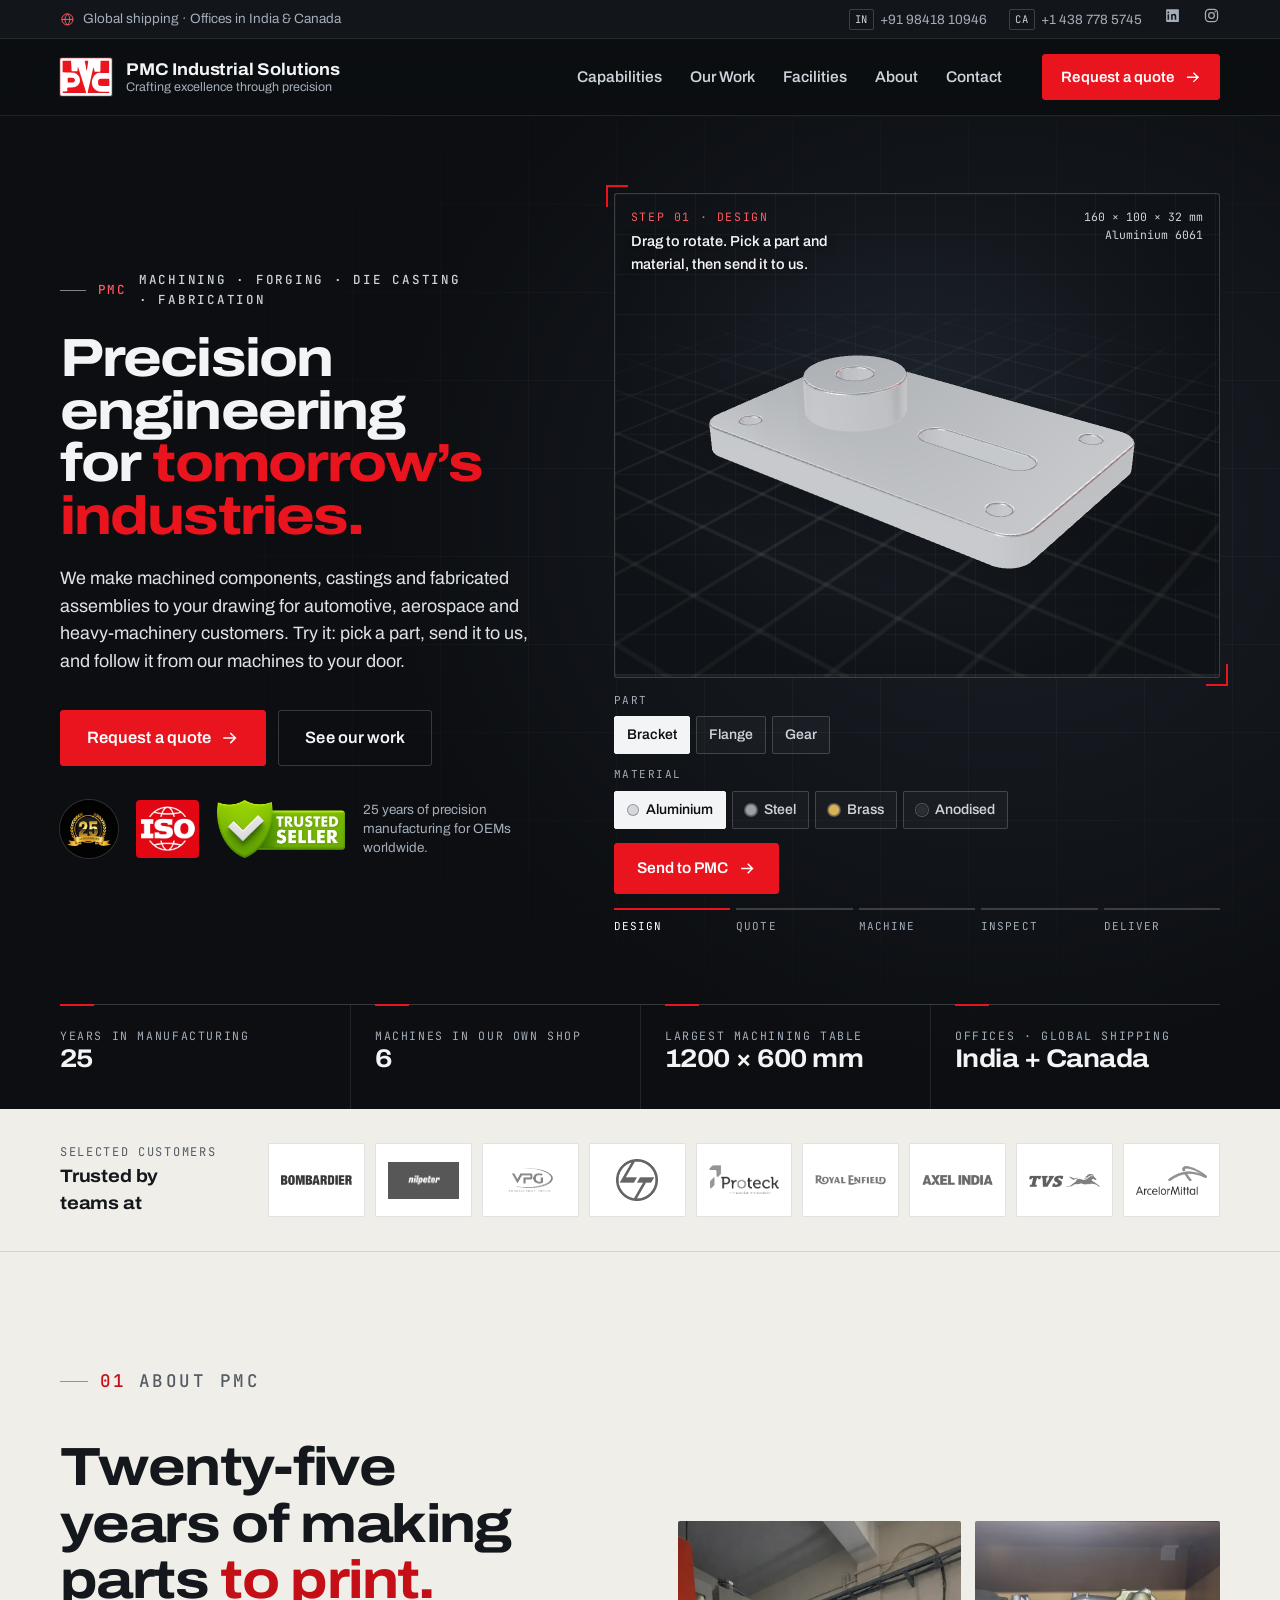
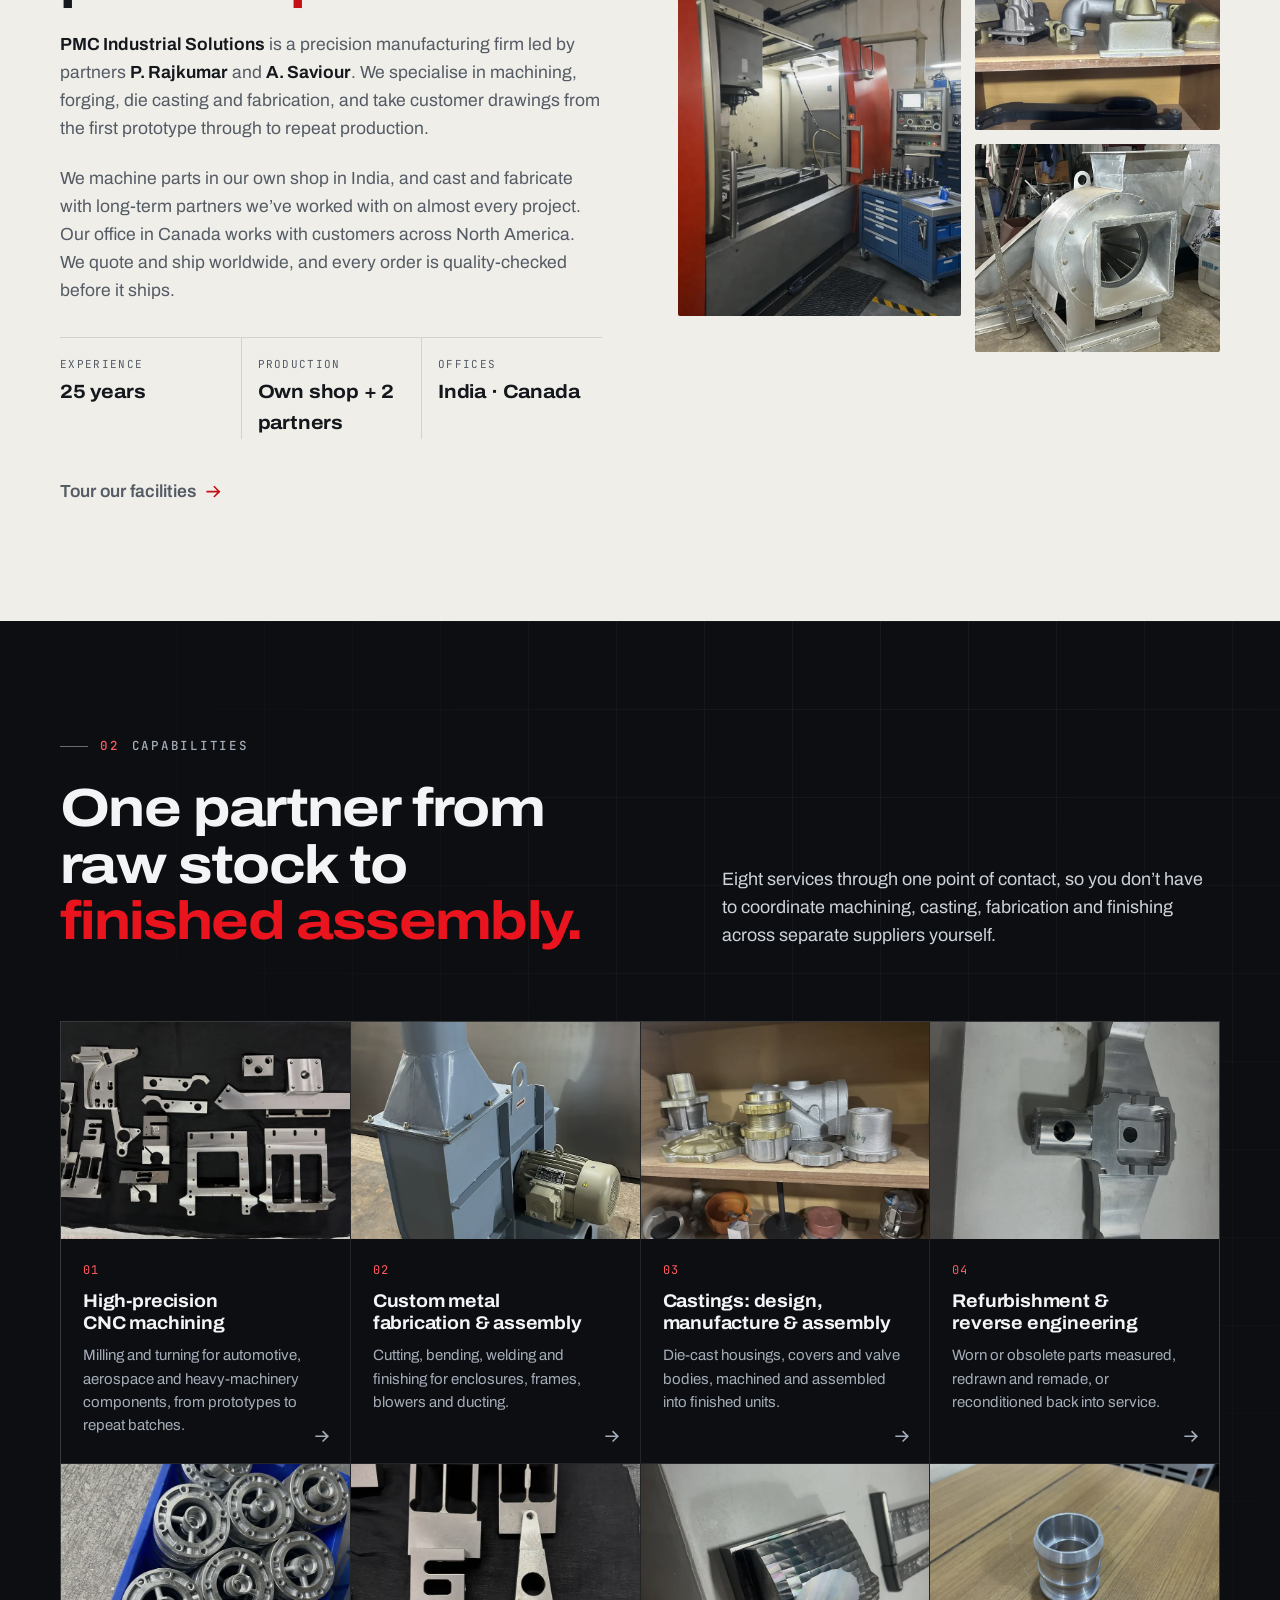
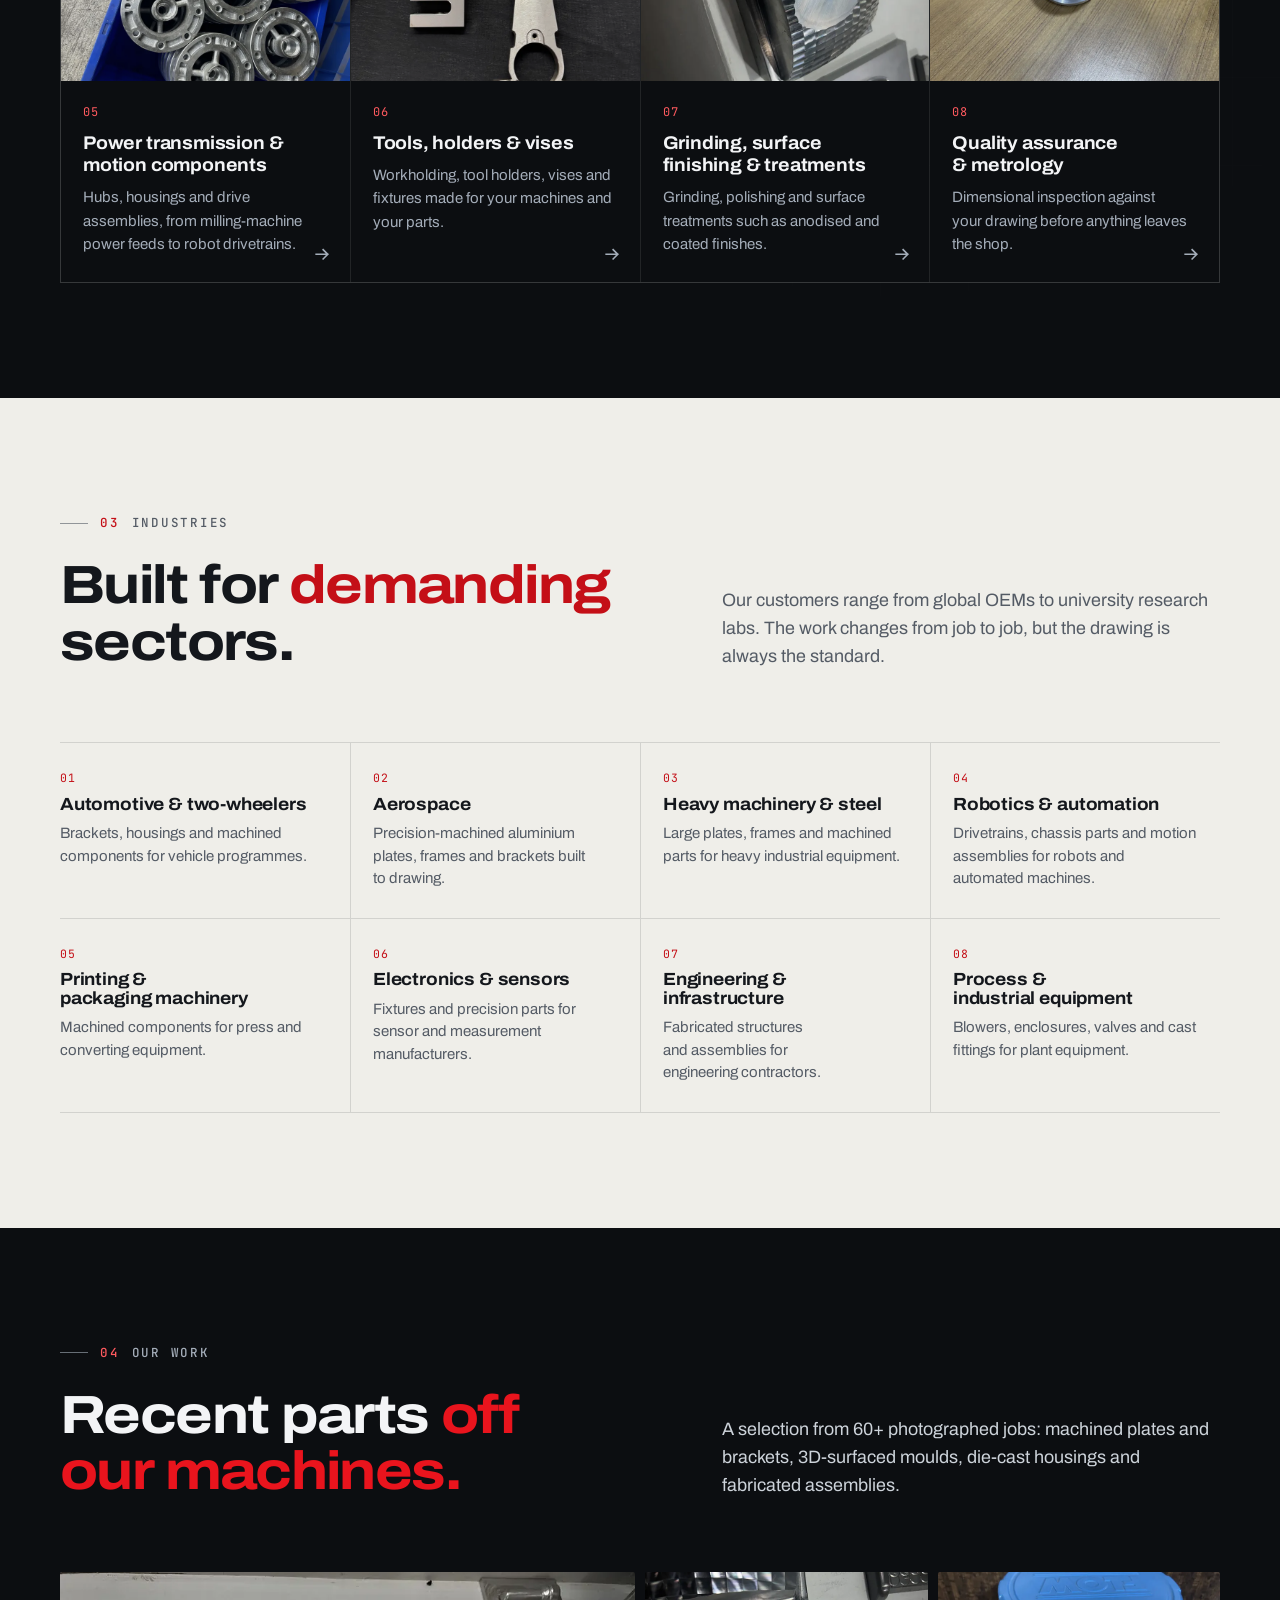
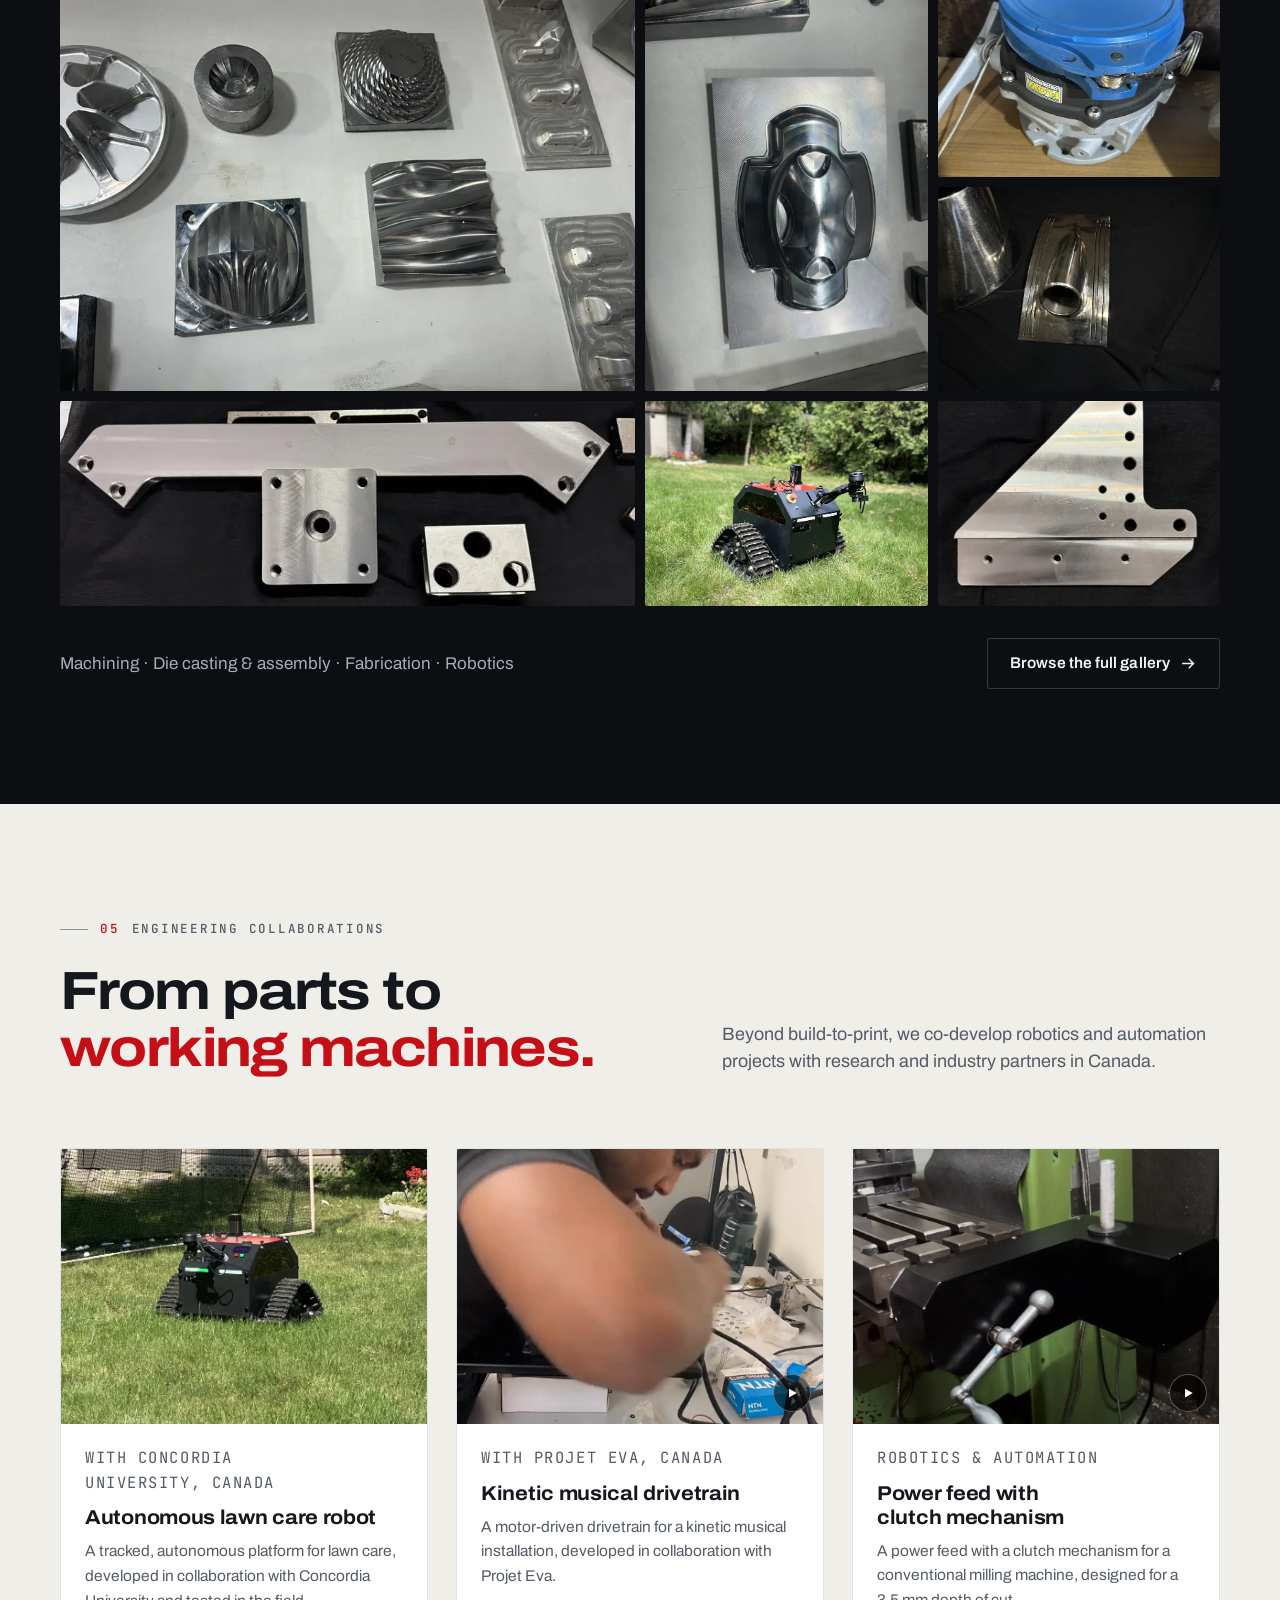
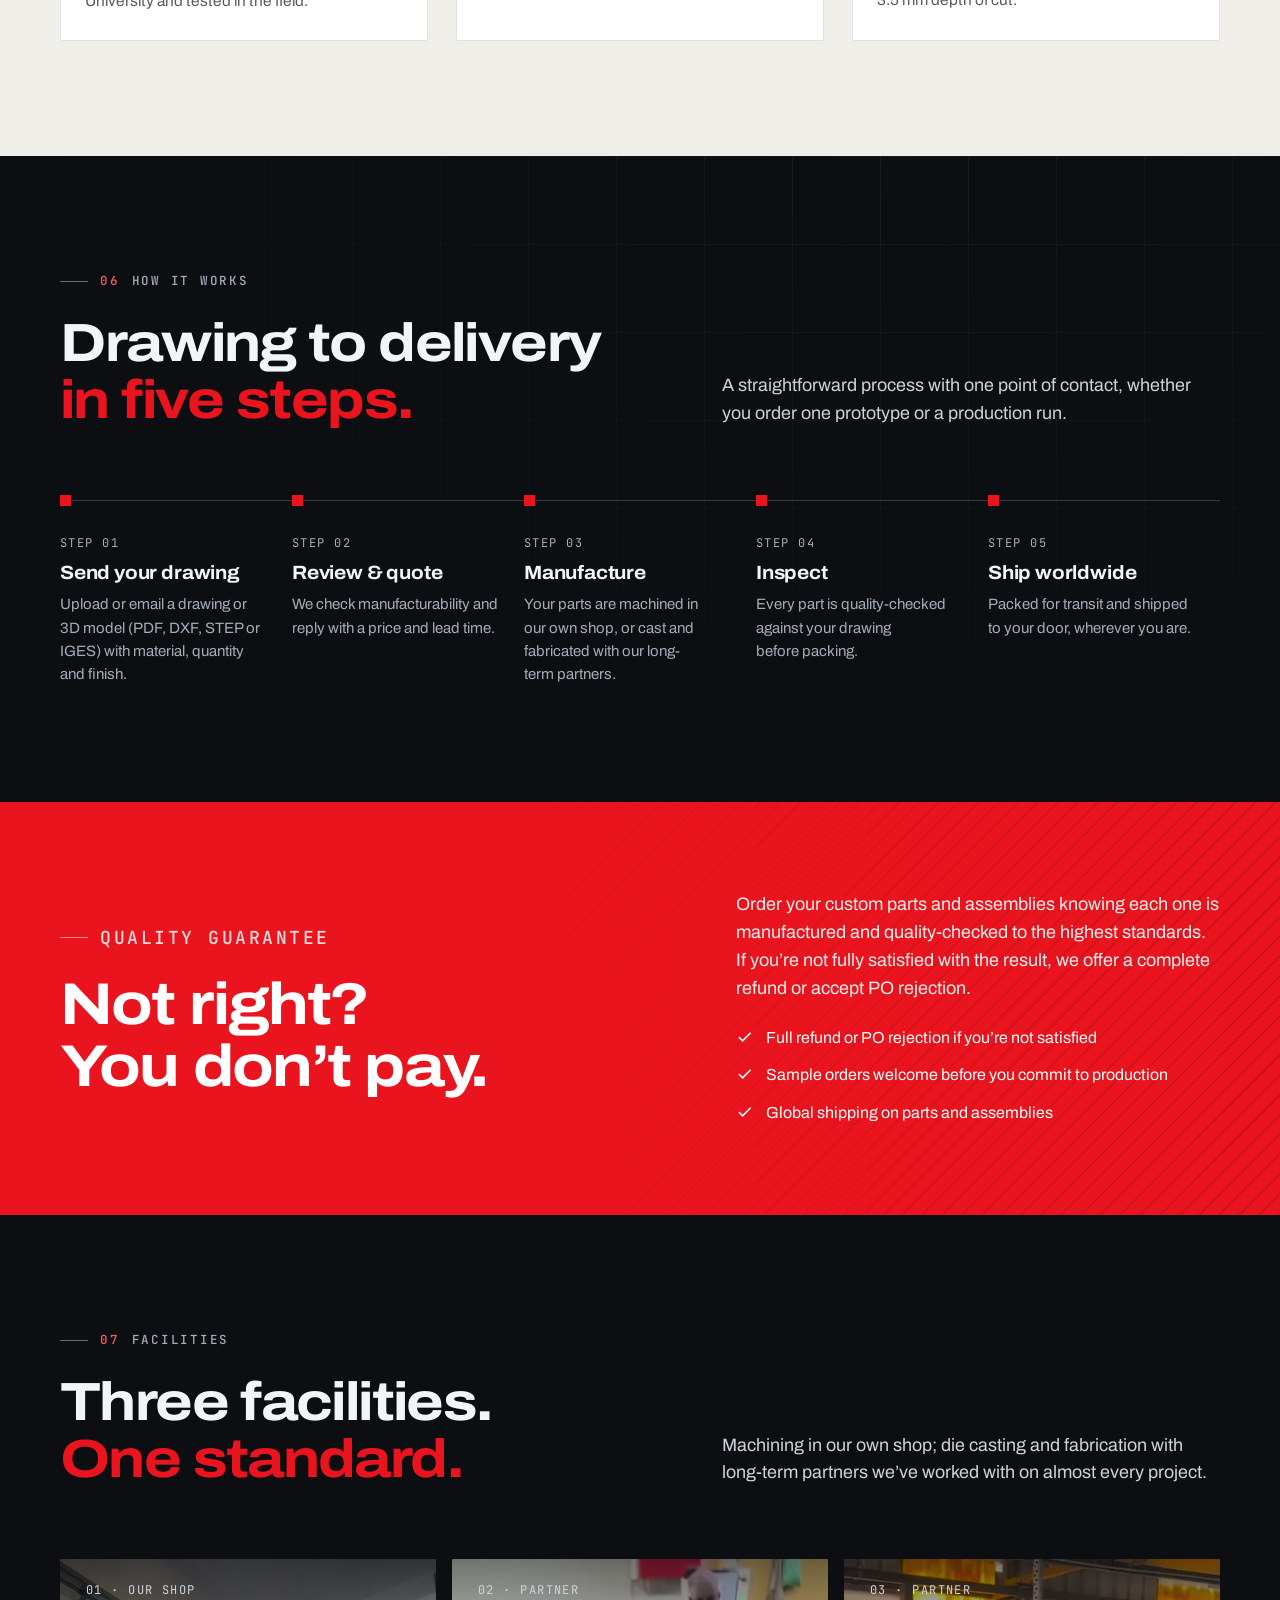
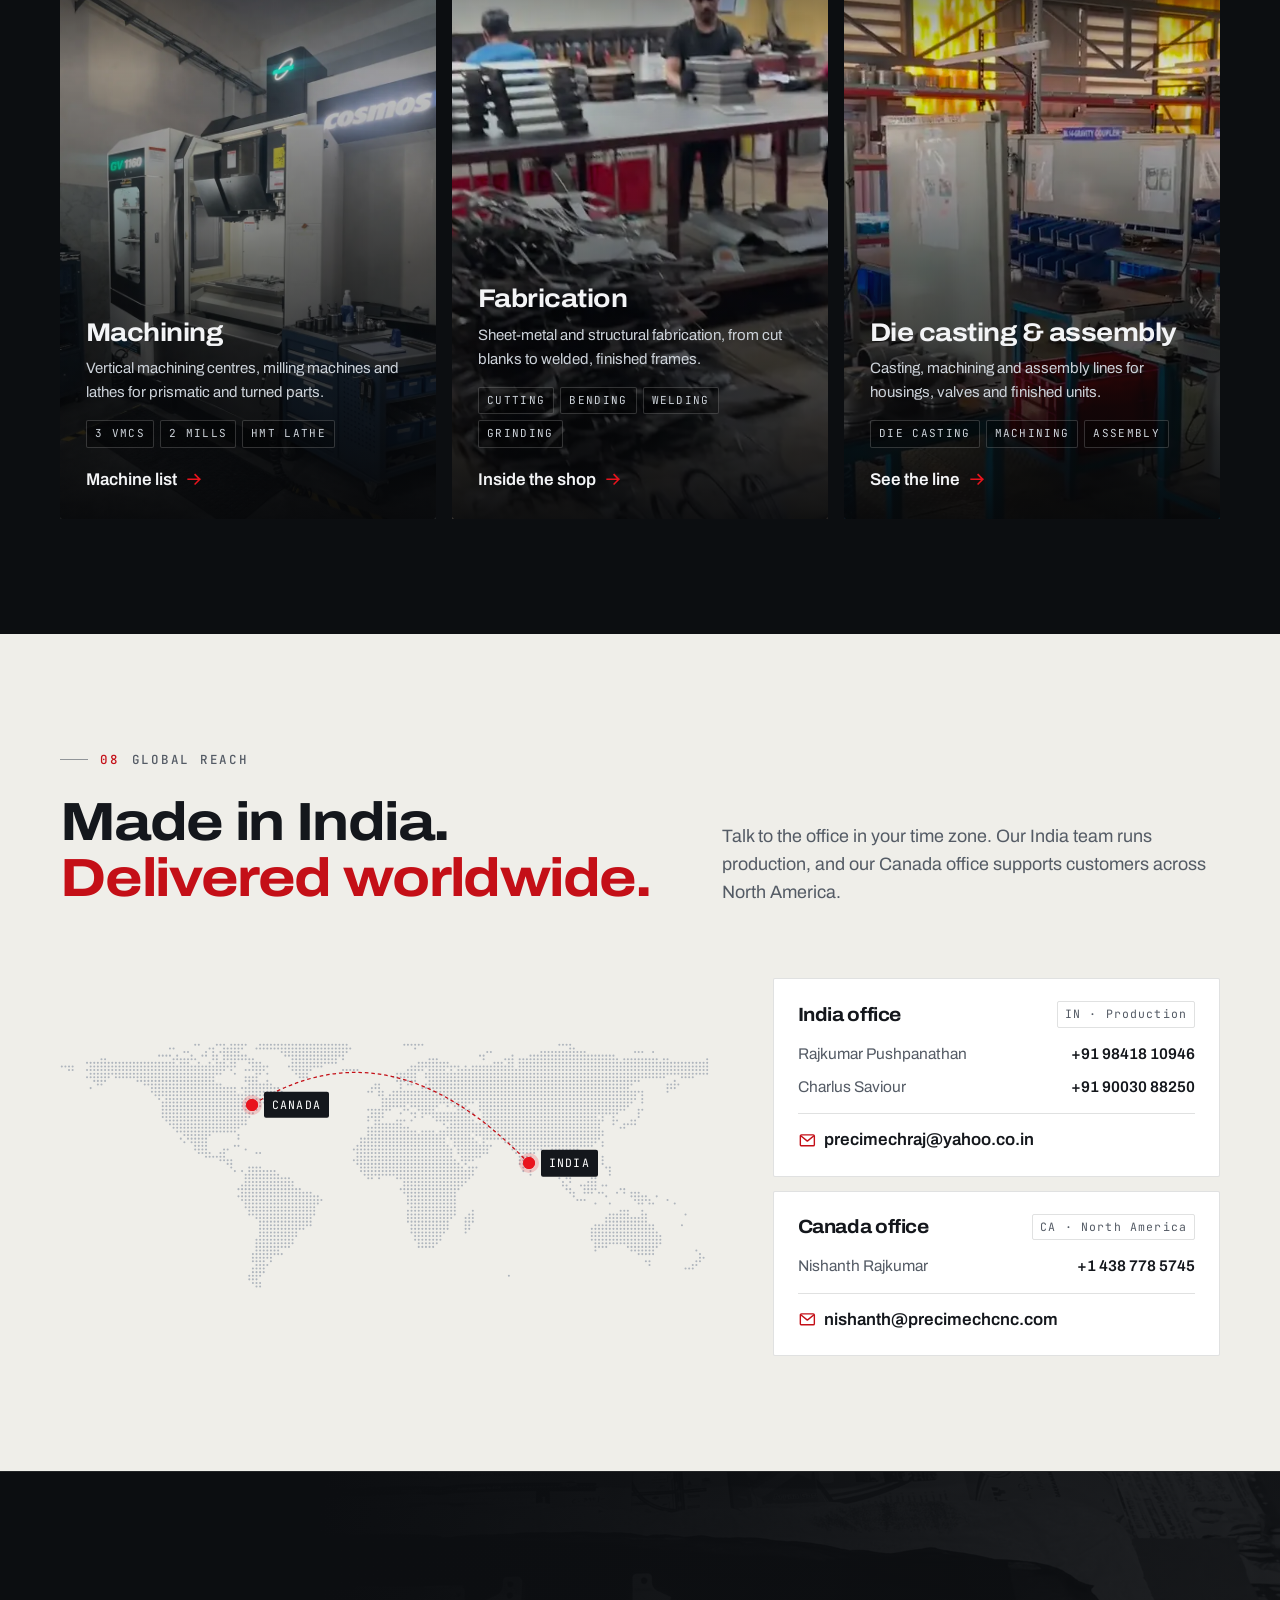
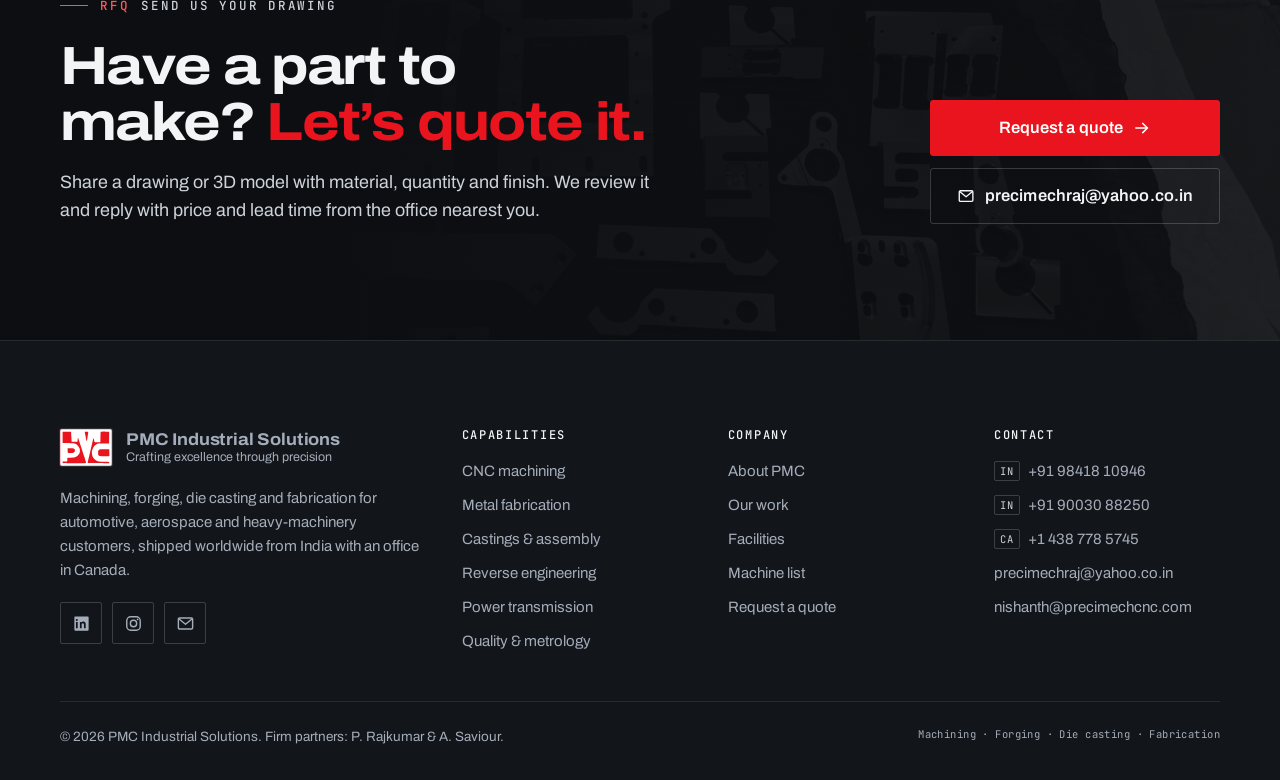
<file: index.html>
<!doctype html>
<html lang="en">
<head>
<meta charset="utf-8">
<meta name="viewport" content="width=device-width, initial-scale=1">
<title>PMC Industrial Solutions | Precision CNC Machining, Die Casting &amp; Fabrication</title>
<meta name="description" content="PMC Industrial Solutions makes CNC-machined components, die castings and fabricated assemblies to your drawing for automotive, aerospace and heavy-machinery customers, with offices in India and Canada and worldwide shipping.">
<meta name="robots" content="index, follow">
<link rel="canonical" href="https://precimechcnc.com/">
<meta name="theme-color" content="#0c0e11">
<meta property="og:type" content="website">
<meta property="og:site_name" content="PMC Industrial Solutions">
<meta property="og:title" content="PMC Industrial Solutions | Precision CNC Machining, Die Casting &amp; Fabrication">
<meta property="og:description" content="PMC Industrial Solutions makes CNC-machined components, die castings and fabricated assemblies to your drawing for automotive, aerospace and heavy-machinery customers, with offices in India and Canada and worldwide shipping.">
<meta property="og:url" content="https://precimechcnc.com/">
<meta property="og:image" content="https://precimechcnc.com/assets/img/og-image.jpg">
<meta name="twitter:card" content="summary_large_image">
<link rel="icon" href="assets/img/favicon.svg" type="image/svg+xml">
<link rel="icon" href="assets/img/favicon-32.png" sizes="32x32" type="image/png">
<link rel="apple-touch-icon" href="assets/img/apple-touch-icon.png">
<link rel="preconnect" href="https://fonts.googleapis.com">
<link rel="preconnect" href="https://fonts.gstatic.com" crossorigin>
<link rel="stylesheet" href="https://fonts.googleapis.com/css2?family=Archivo:wdth,wght@62..125,300..800&family=JetBrains+Mono:wght@400;500&display=swap">
<link rel="stylesheet" href="assets/css/site.css?v=202611031213">
<script>document.documentElement.classList.add('js')</script>
</head>
<body>
<svg width="0" height="0" style="position:absolute" aria-hidden="true" focusable="false">
  <symbol id="i-arrow" viewBox="0 0 24 24"><path fill="none" stroke="currentColor" stroke-width="2" stroke-linecap="square" d="M4 12h15m-6-6 6 6-6 6"/></symbol>
  <symbol id="i-phone" viewBox="0 0 24 24"><path fill="none" stroke="currentColor" stroke-width="1.8" stroke-linejoin="round" d="M5 4h3.5l1.5 4-2 1.5a11 11 0 0 0 6.5 6.5l1.5-2 4 1.5V19a1.5 1.5 0 0 1-1.6 1.5A16 16 0 0 1 3.5 5.6 1.5 1.5 0 0 1 5 4Z"/></symbol>
  <symbol id="i-mail" viewBox="0 0 24 24"><g fill="none" stroke="currentColor" stroke-width="1.8" stroke-linejoin="round"><rect x="3" y="5" width="18" height="14" rx="1.5"/><path d="m3.5 6 8.5 7 8.5-7"/></g></symbol>
  <symbol id="i-linkedin" viewBox="0 0 24 24"><path fill="currentColor" fill-rule="evenodd" d="M4 3h16a1 1 0 0 1 1 1v16a1 1 0 0 1-1 1H4a1 1 0 0 1-1-1V4a1 1 0 0 1 1-1Zm3.2 7.2H5V18h2.2v-7.8ZM6.1 6.2a1.3 1.3 0 1 0 0 2.6 1.3 1.3 0 0 0 0-2.6Zm6 4H10V18h2.2v-4.1c0-1.1.2-2.1 1.5-2.1s1.4 1.2 1.4 2.2v4h2.2v-4.6c0-2.2-.5-3.9-3-3.9-1.2 0-2 .7-2.3 1.3v-1.1Z"/></symbol>
  <symbol id="i-instagram" viewBox="0 0 24 24"><g fill="none" stroke="currentColor" stroke-width="1.8"><rect x="3.5" y="3.5" width="17" height="17" rx="5"/><circle cx="12" cy="12" r="4"/></g><circle cx="17.2" cy="6.8" r="1.1" fill="currentColor"/></symbol>
  <symbol id="i-menu" viewBox="0 0 24 24"><path fill="none" stroke="currentColor" stroke-width="2" d="M3 7h18M3 12h18M3 17h18"/></symbol>
  <symbol id="i-close" viewBox="0 0 24 24"><path fill="none" stroke="currentColor" stroke-width="2" d="m5 5 14 14M19 5 5 19"/></symbol>
  <symbol id="i-play" viewBox="0 0 24 24"><path fill="currentColor" d="M7 4.5v15l13-7.5z"/></symbol>
  <symbol id="i-pause" viewBox="0 0 24 24"><path fill="currentColor" d="M6 4h4v16H6zm8 0h4v16h-4z"/></symbol>
  <symbol id="i-check" viewBox="0 0 24 24"><path fill="none" stroke="currentColor" stroke-width="2.2" d="m4 12.5 5 5L20 6.5"/></symbol>
  <symbol id="i-globe" viewBox="0 0 24 24"><g fill="none" stroke="currentColor" stroke-width="1.6"><circle cx="12" cy="12" r="9"/><path d="M3 12h18M12 3c2.6 2.8 3.9 5.8 3.9 9s-1.3 6.2-3.9 9c-2.6-2.8-3.9-5.8-3.9-9S9.4 5.8 12 3Z"/></g></symbol>
  <symbol id="i-upload" viewBox="0 0 24 24"><g fill="none" stroke="currentColor" stroke-width="1.8" stroke-linecap="round" stroke-linejoin="round"><path d="M12 15V4m-4.5 4.5L12 4l4.5 4.5"/><path d="M4 14v4.5A1.5 1.5 0 0 0 5.5 20h13a1.5 1.5 0 0 0 1.5-1.5V14"/></g></symbol>
  <symbol id="i-file" viewBox="0 0 24 24"><g fill="none" stroke="currentColor" stroke-width="1.7" stroke-linejoin="round"><path d="M6 3h8l4 4v14H6z"/><path d="M14 3v4h4"/></g></symbol>
  <symbol id="i-box" viewBox="0 0 24 24"><g fill="none" stroke="currentColor" stroke-width="1.8" stroke-linejoin="round"><path d="M3.5 7.5 12 3l8.5 4.5v9L12 21l-8.5-4.5z"/><path d="m3.5 7.5 8.5 4.5 8.5-4.5M12 12v9"/></g></symbol>
  <symbol id="i-chevron" viewBox="0 0 24 24"><path fill="none" stroke="currentColor" stroke-width="2" d="m9 5 7 7-7 7"/></symbol>
</svg>
<a class="skip-link" href="#main">Skip to content</a>
<div class="topbar">
  <div class="container topbar__inner">
    <p class="topbar__note"><svg class="i" aria-hidden="true"><use href="#i-globe"/></svg> Global shipping &middot; Offices in India &amp; Canada</p>
    <ul class="topbar__links">
      <li><a href="tel:+919841810946"><span class="topbar__cc">IN</span> +91 98418 10946</a></li>
      <li><a href="tel:+14387785745"><span class="topbar__cc">CA</span> +1 438 778 5745</a></li>
      <li><a class="topbar__icon" href="https://www.linkedin.com/company/pmc-industrial-solutions/" target="_blank" rel="noopener" aria-label="PMC on LinkedIn"><svg class="i" aria-hidden="true"><use href="#i-linkedin"/></svg></a></li>
      <li><a class="topbar__icon" href="https://www.instagram.com/precimechcnc/" target="_blank" rel="noopener" aria-label="PMC on Instagram"><svg class="i" aria-hidden="true"><use href="#i-instagram"/></svg></a></li>
    </ul>
  </div>
</div>
<header class="site-header" data-header>
  <div class="container site-header__inner">
    <a class="brand" href="index.html">
      <img class="brand__mark" src="assets/img/pmc-logo.svg" width="56" height="40" alt="">
      <span class="brand__text"><strong>PMC Industrial Solutions</strong><span>Crafting excellence through precision</span></span>
    </a>
    <button class="nav-toggle" type="button" aria-expanded="false" aria-controls="site-nav" data-nav-toggle>
      <svg class="i i--menu" aria-hidden="true"><use href="#i-menu"/></svg>
      <svg class="i i--close" aria-hidden="true"><use href="#i-close"/></svg>
      <span class="sr-only">Menu</span>
    </button>
    <nav class="nav" id="site-nav" aria-label="Main" data-nav>
      <ul class="nav__list">
        <li><a href="capabilities.html" data-nav="capabilities">Capabilities</a></li>
        <li><a href="work.html" data-nav="work">Our Work</a></li>
        <li><a href="facilities.html" data-nav="facilities">Facilities</a></li>
        <li><a href="index.html#about" data-nav="about">About</a></li>
        <li><a href="contact.html" data-nav="contact">Contact</a></li>
      </ul>
      <a class="btn btn--red nav__cta" href="contact.html#rfq">Request a quote <svg class="i" aria-hidden="true"><use href="#i-arrow"/></svg></a>
      <div class="nav__contact">
        <a href="tel:+919841810946"><span class="topbar__cc">IN</span> +91 98418 10946</a>
        <a href="tel:+14387785745"><span class="topbar__cc">CA</span> +1 438 778 5745</a>
      </div>
    </nav>
  </div>
</header>

<main id="main">
  <section class="hero hero--lab" aria-labelledby="hero-title">
    <div class="container">
      <div class="hero__grid">
        <div class="hero__content">
          <p class="eyebrow eyebrow--light"><span>PMC</span> Machining &middot; Forging &middot; Die casting &middot; Fabrication</p>
          <h1 class="h1" id="hero-title">Precision engineering for <em>tomorrow&rsquo;s industries.</em></h1>
          <p class="lede">We make machined components, castings and fabricated assemblies to your drawing for automotive, aerospace and heavy-machinery customers. Try it: pick a part, send it to us, and follow it from our machines to your door.</p>
          <div class="btn-row">
            <a class="btn btn--red btn--lg" href="contact.html#rfq">Request a quote <svg class="i" aria-hidden="true"><use href="#i-arrow"/></svg></a>
            <a class="btn btn--ghost btn--lg" href="work.html">See our work</a>
          </div>
          <div class="hero__badges">
            <img class="badge-round" src="assets/img/brand/badge-25-years.webp" width="360" height="360" alt="25th anniversary badge">
            <img class="badge-square" src="assets/img/brand/badge-iso.webp" width="360" height="331" alt="ISO badge">
            <img src="assets/img/brand/badge-trusted-seller.webp" width="480" height="217" alt="Trusted seller badge">
            <p>25 years of precision manufacturing for OEMs worldwide.</p>
          </div>
        </div>

        <div class="lab" data-lab>
          <div class="lab__frame frame">
            <div class="lab__stage" data-lab-stage>
              <img class="lab__poster" src="assets/img/lab-poster.webp" width="1280" height="1024" alt="Machined aluminium mounting bracket" fetchpriority="high">
              <canvas class="lab__canvas" data-lab-canvas tabindex="0" role="img" aria-label="3D model of a machined part. Drag, or use the arrow keys, to rotate."></canvas>
              <div class="lab__hud">
                <div>
                  <p class="lab__step" data-lab-step>Step 01 &middot; Design</p>
                  <p class="lab__status" data-lab-status aria-live="polite">Drag to rotate. Pick a part and material, then send it to us.</p>
                </div>
                <div class="lab__hud-right">
                  <p class="lab__dims" data-lab-dims>160 &times; 100 &times; 32 mm<br>Aluminium 6061</p>
                  <p class="lab__timelapse">Time-lapse</p>
                  <button class="lab__stop" type="button" data-lab-stop hidden>Stop <svg class="i" aria-hidden="true"><use href="#i-close"/></svg></button>
                </div>
              </div>
              <ul class="lab__checks" data-lab-checks aria-live="polite"></ul>
              <div class="lab__map" aria-hidden="true">
                <div class="lab__map-inner">
                  <img src="assets/img/world-dots.svg" width="360" height="138" alt="">
                  <svg viewBox="0 0 360 138" preserveAspectRatio="none"><path class="lab__arc" data-lab-arc d="M0 0"/></svg>
                  <span class="lab__pin" style="left:72.3%;top:48.5%"><em>PMC &middot; India</em></span>
                  <span class="lab__pin lab__pin--to" data-lab-to><em data-lab-to-label>You</em></span>
                  <span class="lab__parcel" data-lab-parcel><svg class="i"><use href="#i-box"/></svg></span>
                </div>
              </div>
              <div class="lab__done" data-lab-done hidden>
                <span class="lab__done-icon" aria-hidden="true"><svg class="i"><use href="#i-check"/></svg></span>
                <p class="lab__done-title" data-lab-done-title>Delivered to your door.</p>
                <p>Quoted, machined, inspected and shipped. Ready to make your real part?</p>
                <div class="btn-row">
                  <a class="btn btn--red" data-lab-quote href="contact.html#rfq">Quote my part <svg class="i" aria-hidden="true"><use href="#i-arrow"/></svg></a>
                  <button class="btn btn--ghost" type="button" data-lab-replay>Replay</button>
                </div>
              </div>
              <div class="lab__bar"><span data-lab-bar></span></div>
            </div>
          </div>
          <div class="lab__panel">
            <div class="lab__opts">
              <div class="lab__group" role="group" aria-labelledby="lab-part-label">
                <span class="lab__label" id="lab-part-label">Part</span>
                <div class="lab__chips">
                  <button class="chip" type="button" data-part="bracket" aria-pressed="true">Bracket</button>
                  <button class="chip" type="button" data-part="flange" aria-pressed="false">Flange</button>
                  <button class="chip" type="button" data-part="gear" aria-pressed="false">Gear</button>
                </div>
              </div>
              <div class="lab__group" role="group" aria-labelledby="lab-mat-label">
                <span class="lab__label" id="lab-mat-label">Material</span>
                <div class="lab__chips">
                  <button class="chip" type="button" data-material="aluminium" aria-pressed="true"><i style="--sw:#d4d8dd"></i>Aluminium</button>
                  <button class="chip" type="button" data-material="steel" aria-pressed="false"><i style="--sw:#9aa1a9"></i>Steel</button>
                  <button class="chip" type="button" data-material="brass" aria-pressed="false"><i style="--sw:#d8b35c"></i>Brass</button>
                  <button class="chip" type="button" data-material="anodised" aria-pressed="false"><i style="--sw:#2a2e35"></i>Anodised</button>
                </div>
              </div>
            </div>
            <button class="btn btn--red lab__send" type="button" data-lab-send disabled>Send to PMC <svg class="i" aria-hidden="true"><use href="#i-arrow"/></svg></button>
            <a class="btn btn--red lab__fallback" href="contact.html#rfq">Get a quote <svg class="i" aria-hidden="true"><use href="#i-arrow"/></svg></a>
          </div>
          <ol class="lab__steps" data-lab-steps aria-label="Your part's journey">
            <li class="is-current" aria-current="step">Design</li>
            <li>Quote</li>
            <li>Machine</li>
            <li>Inspect</li>
            <li>Deliver</li>
          </ol>
        </div>
      </div>
      <dl class="hero__specs">
        <div class="spec"><dt>Years in manufacturing</dt><dd>25</dd></div>
        <div class="spec"><dt>Machines in our own shop</dt><dd>6</dd></div>
        <div class="spec"><dt>Largest machining table</dt><dd>1200 &times; 600 mm</dd></div>
        <div class="spec"><dt>Offices &middot; global shipping</dt><dd>India + Canada</dd></div>
      </dl>
    </div>
  </section>

  <section class="clients" aria-label="Customers">
    <div class="container clients__inner">
      <p class="clients__label">Selected customers <strong>Trusted by teams at</strong></p>
      <ul class="clients__list">
        <li class="client"><img src="assets/img/clients/bombardier.webp" width="480" height="66" alt="Bombardier" loading="lazy" decoding="async"></li>
<li class="client"><img src="assets/img/clients/nilpeter.webp" width="305" height="160" alt="Nilpeter" loading="lazy" decoding="async"></li>
<li class="client"><img src="assets/img/clients/vpg.webp" width="318" height="159" alt="VPG — Vishay Precision Group" loading="lazy" decoding="async"></li>
<li class="client"><img src="assets/img/clients/lt.webp" width="160" height="160" alt="L&amp;T" loading="lazy" decoding="async"></li>
<li class="client"><img src="assets/img/clients/proteck.webp" width="342" height="148" alt="Proteck" loading="lazy" decoding="async"></li>
<li class="client"><img src="assets/img/clients/royal-enfield.webp" width="480" height="65" alt="Royal Enfield" loading="lazy" decoding="async"></li>
<li class="client"><img src="assets/img/clients/axel-india.webp" width="480" height="123" alt="Axel India" loading="lazy" decoding="async"></li>
<li class="client"><img src="assets/img/clients/tvs.webp" width="480" height="88" alt="TVS Motor" loading="lazy" decoding="async"></li>
<li class="client"><img src="assets/img/clients/arcelormittal.webp" width="387" height="160" alt="ArcelorMittal" loading="lazy" decoding="async"></li>
      </ul>
    </div>
  </section>

  <section class="section section--paper" id="about" aria-labelledby="about-title">
    <div class="container about">
      <div class="about__copy" data-reveal>
        <p class="eyebrow"><span>01</span> About PMC</p>
        <h2 class="h2" id="about-title">Twenty-five years of making parts <em>to print.</em></h2>
        <p><strong>PMC Industrial Solutions</strong> is a precision manufacturing firm led by partners <strong>P.&nbsp;Rajkumar</strong> and <strong>A.&nbsp;Saviour</strong>. We specialise in machining, forging, die casting and fabrication, and take customer drawings from the first prototype through to repeat production.</p>
        <p>We machine parts in our own shop in India, and cast and fabricate with long-term partners we&rsquo;ve worked with on almost every project. Our office in Canada works with customers across North America. We quote and ship worldwide, and every order is quality-checked before it ships.</p>
        <dl class="about__facts">
          <div><dt>Experience</dt><dd>25 years</dd></div>
          <div><dt>Production</dt><dd>Own shop + 2 partners</dd></div>
          <div><dt>Offices</dt><dd>India &middot; Canada</dd></div>
        </dl>
        <p><a class="link-arrow" href="facilities.html">Tour our facilities <svg class="i" aria-hidden="true"><use href="#i-arrow"/></svg></a></p>
      </div>
      <div class="about__media" data-reveal>
        <figure class="frame"><img src="assets/img/facility/vmc-bfw-open-800.webp" srcset="assets/img/facility/vmc-bfw-open-800.webp 800w, assets/img/facility/vmc-bfw-open-1024.webp 1024w" sizes="(min-width: 900px) 26vw, 52vw" width="800" height="1200" alt="BFW vertical machining centre with doors open" loading="lazy" decoding="async"></figure>
        <figure><img src="assets/img/work/castings-shelf-800.webp" srcset="assets/img/work/castings-shelf-800.webp 800w, assets/img/work/castings-shelf-1800.webp 1800w" sizes="(min-width: 900px) 22vw, 45vw" width="800" height="600" alt="Shelf of die-cast and machined components" loading="lazy" decoding="async"></figure>
        <figure><img src="assets/img/work/blower-fabrication-800.webp" srcset="assets/img/work/blower-fabrication-800.webp 800w, assets/img/work/blower-fabrication-1800.webp 1800w" sizes="(min-width: 900px) 22vw, 45vw" width="800" height="600" alt="Centrifugal blower housing during fabrication" loading="lazy" decoding="async"></figure>
      </div>
    </div>
  </section>

  <section class="section grid-bg" aria-labelledby="cap-title">
    <div class="container">
      <div class="sec-head sec-head--split">
        <p class="eyebrow"><span>02</span> Capabilities</p>
        <h2 class="h2" id="cap-title">One partner from raw stock to <em>finished assembly.</em></h2>
        <p class="lede">Eight services through one point of contact, so you don&rsquo;t have to coordinate machining, casting, fabrication and finishing across separate suppliers yourself.</p>
      </div>
      <ul class="cap-grid">
        <li class="cap">
          <div class="cap__img"><img src="assets/img/work/machined-frames-brackets-800.webp" srcset="assets/img/work/machined-frames-brackets-800.webp 800w, assets/img/work/machined-frames-brackets-1800.webp 1800w" sizes="(min-width: 1060px) 300px, (min-width: 560px) 50vw, 38vw" width="800" height="600" alt="" loading="lazy" decoding="async"></div>
          <div class="cap__body"><span class="cap__num">01</span><h3><a href="capabilities.html#cnc-machining">High-precision CNC machining</a></h3><p>Milling and turning for automotive, aerospace and heavy-machinery components, from prototypes to repeat batches.</p></div>
          <svg class="i cap__go" aria-hidden="true"><use href="#i-arrow"/></svg>
        </li>
        <li class="cap">
          <div class="cap__img"><img src="assets/img/work/blower-assembled-800.webp" srcset="assets/img/work/blower-assembled-800.webp 800w, assets/img/work/blower-assembled-1400.webp 1400w" sizes="(min-width: 1060px) 300px, (min-width: 560px) 50vw, 38vw" width="800" height="1067" alt="" loading="lazy" decoding="async"></div>
          <div class="cap__body"><span class="cap__num">02</span><h3><a href="capabilities.html#fabrication">Custom metal fabrication &amp; assembly</a></h3><p>Cutting, bending, welding and finishing for enclosures, frames, blowers and ducting.</p></div>
          <svg class="i cap__go" aria-hidden="true"><use href="#i-arrow"/></svg>
        </li>
        <li class="cap">
          <div class="cap__img"><img src="assets/img/work/castings-housings-800.webp" srcset="assets/img/work/castings-housings-800.webp 800w, assets/img/work/castings-housings-1800.webp 1800w" sizes="(min-width: 1060px) 300px, (min-width: 560px) 50vw, 38vw" width="800" height="600" alt="" loading="lazy" decoding="async"></div>
          <div class="cap__body"><span class="cap__num">03</span><h3><a href="capabilities.html#castings">Castings: design, manufacture &amp; assembly</a></h3><p>Die-cast housings, covers and valve bodies, machined and assembled into finished units.</p></div>
          <svg class="i cap__go" aria-hidden="true"><use href="#i-arrow"/></svg>
        </li>
        <li class="cap">
          <div class="cap__img"><img src="assets/img/work/machined-housing-800.webp" srcset="assets/img/work/machined-housing-800.webp 800w, assets/img/work/machined-housing-1400.webp 1400w" sizes="(min-width: 1060px) 300px, (min-width: 560px) 50vw, 38vw" width="800" height="1067" alt="" loading="lazy" decoding="async"></div>
          <div class="cap__body"><span class="cap__num">04</span><h3><a href="capabilities.html#reverse-engineering">Refurbishment &amp; reverse engineering</a></h3><p>Worn or obsolete parts measured, redrawn and remade, or reconditioned back into service.</p></div>
          <svg class="i cap__go" aria-hidden="true"><use href="#i-arrow"/></svg>
        </li>
        <li class="cap">
          <div class="cap__img"><img src="assets/img/work/cast-hubs-crate-800.webp" srcset="assets/img/work/cast-hubs-crate-800.webp 800w, assets/img/work/cast-hubs-crate-1400.webp 1400w" sizes="(min-width: 1060px) 300px, (min-width: 560px) 50vw, 38vw" width="800" height="1067" alt="" loading="lazy" decoding="async"></div>
          <div class="cap__body"><span class="cap__num">05</span><h3><a href="capabilities.html#power-transmission">Power transmission &amp; motion components</a></h3><p>Hubs, housings and drive assemblies, from milling-machine power feeds to robot drivetrains.</p></div>
          <svg class="i cap__go" aria-hidden="true"><use href="#i-arrow"/></svg>
        </li>
        <li class="cap">
          <div class="cap__img"><img src="assets/img/work/machined-clamp-arm-800.webp" srcset="assets/img/work/machined-clamp-arm-800.webp 800w, assets/img/work/machined-clamp-arm-1400.webp 1400w" sizes="(min-width: 1060px) 300px, (min-width: 560px) 50vw, 38vw" width="800" height="1067" alt="" loading="lazy" decoding="async"></div>
          <div class="cap__body"><span class="cap__num">06</span><h3><a href="capabilities.html#tooling">Tools, holders &amp; vises</a></h3><p>Workholding, tool holders, vises and fixtures made for your machines and your parts.</p></div>
          <svg class="i cap__go" aria-hidden="true"><use href="#i-arrow"/></svg>
        </li>
        <li class="cap">
          <div class="cap__img"><img src="assets/img/work/mould-surface-insert-800.webp" srcset="assets/img/work/mould-surface-insert-800.webp 800w, assets/img/work/mould-surface-insert-1400.webp 1400w" sizes="(min-width: 1060px) 300px, (min-width: 560px) 50vw, 38vw" width="800" height="1067" alt="" loading="lazy" decoding="async"></div>
          <div class="cap__body"><span class="cap__num">07</span><h3><a href="capabilities.html#finishing">Grinding, surface finishing &amp; treatments</a></h3><p>Grinding, polishing and surface treatments such as anodised and coated finishes.</p></div>
          <svg class="i cap__go" aria-hidden="true"><use href="#i-arrow"/></svg>
        </li>
        <li class="cap">
          <div class="cap__img"><img src="assets/img/work/turned-bushing-800.webp" srcset="assets/img/work/turned-bushing-800.webp 800w, assets/img/work/turned-bushing-1800.webp 1800w" sizes="(min-width: 1060px) 300px, (min-width: 560px) 50vw, 38vw" width="800" height="600" alt="" loading="lazy" decoding="async"></div>
          <div class="cap__body"><span class="cap__num">08</span><h3><a href="capabilities.html#quality">Quality assurance &amp; metrology</a></h3><p>Dimensional inspection against your drawing before anything leaves the shop.</p></div>
          <svg class="i cap__go" aria-hidden="true"><use href="#i-arrow"/></svg>
        </li>
      </ul>
    </div>
  </section>

  <section class="section section--paper" aria-labelledby="ind-title">
    <div class="container">
      <div class="sec-head sec-head--split">
        <p class="eyebrow"><span>03</span> Industries</p>
        <h2 class="h2" id="ind-title">Built for <em>demanding</em> sectors.</h2>
        <p class="lede">Our customers range from global OEMs to university research labs. The work changes from job to job, but the drawing is always the standard.</p>
      </div>
      <ul class="industries">
        <li class="industry"><span>01</span><h3>Automotive &amp; two-wheelers</h3><p>Brackets, housings and machined components for vehicle programmes.</p></li>
        <li class="industry"><span>02</span><h3>Aerospace</h3><p>Precision-machined aluminium plates, frames and brackets built to drawing.</p></li>
        <li class="industry"><span>03</span><h3>Heavy machinery &amp; steel</h3><p>Large plates, frames and machined parts for heavy industrial equipment.</p></li>
        <li class="industry"><span>04</span><h3>Robotics &amp; automation</h3><p>Drivetrains, chassis parts and motion assemblies for robots and automated machines.</p></li>
        <li class="industry"><span>05</span><h3>Printing &amp; packaging machinery</h3><p>Machined components for press and converting equipment.</p></li>
        <li class="industry"><span>06</span><h3>Electronics &amp; sensors</h3><p>Fixtures and precision parts for sensor and measurement manufacturers.</p></li>
        <li class="industry"><span>07</span><h3>Engineering &amp; infrastructure</h3><p>Fabricated structures and assemblies for engineering contractors.</p></li>
        <li class="industry"><span>08</span><h3>Process &amp; industrial equipment</h3><p>Blowers, enclosures, valves and cast fittings for plant equipment.</p></li>
      </ul>
    </div>
  </section>

  <section class="section" aria-labelledby="work-title">
    <div class="container">
      <div class="sec-head sec-head--split">
        <p class="eyebrow"><span>04</span> Our work</p>
        <h2 class="h2" id="work-title">Recent parts <em>off our machines.</em></h2>
        <p class="lede">A selection from 60+ photographed jobs: machined plates and brackets, 3D-surfaced moulds, die-cast housings and fabricated assemblies.</p>
      </div>
      <div class="mosaic" data-reveal>
        <figure class="m-big"><img src="assets/img/work/surface-machining-set-800.webp" srcset="assets/img/work/surface-machining-set-800.webp 800w, assets/img/work/surface-machining-set-1800.webp 1800w" sizes="(min-width: 760px) 50vw, 100vw" width="800" height="600" alt="Set of 3D surface-machining samples" loading="lazy" decoding="async"><figcaption>3D surface-machining samples</figcaption></figure>
        <figure class="m-tall"><img src="assets/img/work/mould-cross-cavity-800.webp" srcset="assets/img/work/mould-cross-cavity-800.webp 800w, assets/img/work/mould-cross-cavity-1400.webp 1400w" sizes="(min-width: 760px) 25vw, 50vw" width="800" height="1067" alt="Machined mould with a 3D-contoured cross-shaped cavity" loading="lazy" decoding="async"><figcaption>Mould with a 3D-contoured cavity</figcaption></figure>
        <figure><img src="assets/img/work/vent-valve-blue-800.webp" srcset="assets/img/work/vent-valve-blue-800.webp 800w, assets/img/work/vent-valve-blue-1400.webp 1400w" sizes="(min-width: 760px) 25vw, 50vw" width="800" height="1067" alt="Assembled vent valve with a blue cover" loading="lazy" decoding="async"><figcaption>Assembled vent valve</figcaption></figure>
        <figure><img src="assets/img/work/rolled-cone-800.webp" srcset="assets/img/work/rolled-cone-800.webp 800w, assets/img/work/rolled-cone-1400.webp 1400w" sizes="(min-width: 760px) 25vw, 50vw" width="800" height="1067" alt="Rolled sheet-metal cone and formed duct transition" loading="lazy" decoding="async"><figcaption>Rolled sheet-metal cone</figcaption></figure>
        <figure class="m-wide"><img src="assets/img/work/machined-crossbar-800.webp" srcset="assets/img/work/machined-crossbar-800.webp 800w, assets/img/work/machined-crossbar-1800.webp 1800w" sizes="(min-width: 760px) 50vw, 100vw" width="800" height="600" alt="Machined crossbar and mounting blocks" loading="lazy" decoding="async"><figcaption>Machined crossbar and mounting blocks</figcaption></figure>
        <figure><img src="assets/img/work/lawn-robot-800.webp" srcset="assets/img/work/lawn-robot-800.webp 800w, assets/img/work/lawn-robot-1400.webp 1400w" sizes="(min-width: 760px) 25vw, 50vw" width="800" height="1067" alt="Autonomous tracked lawn care robot built with Concordia University" loading="lazy" decoding="async"><figcaption>Autonomous lawn care robot</figcaption></figure>
        <figure><img src="assets/img/work/machined-gusset-800.webp" srcset="assets/img/work/machined-gusset-800.webp 800w, assets/img/work/machined-gusset-1400.webp 1400w" sizes="(min-width: 760px) 25vw, 50vw" width="800" height="1067" alt="Machined triangular gusset bracket with a hole pattern" loading="lazy" decoding="async"><figcaption>Machined gusset bracket</figcaption></figure>
      </div>
      <div class="mosaic__foot">
        <p class="muted">Machining &middot; Die casting &amp; assembly &middot; Fabrication &middot; Robotics</p>
        <a class="btn btn--ghost" href="work.html">Browse the full gallery <svg class="i" aria-hidden="true"><use href="#i-arrow"/></svg></a>
      </div>
    </div>
  </section>

  <section class="section section--paper" aria-labelledby="proj-title">
    <div class="container">
      <div class="sec-head sec-head--split">
        <p class="eyebrow"><span>05</span> Engineering collaborations</p>
        <h2 class="h2" id="proj-title">From parts to <em>working machines.</em></h2>
        <p class="lede">Beyond build-to-print, we co-develop robotics and automation projects with research and industry partners in Canada.</p>
      </div>
      <div class="projects">
        <article class="project" data-reveal>
          <div class="project__media"><img src="assets/img/work/lawn-robot-2-800.webp" srcset="assets/img/work/lawn-robot-2-800.webp 800w, assets/img/work/lawn-robot-2-1400.webp 1400w" sizes="(min-width: 980px) 33vw, (min-width: 640px) 100vw, 100vw" width="800" height="1067" alt="Autonomous lawn care robot working on grass" loading="lazy" decoding="async"></div>
          <div class="project__body">
            <p class="project__partner">With Concordia University, Canada</p>
            <h3>Autonomous lawn care robot</h3>
            <p>A tracked, autonomous platform for lawn care, developed in collaboration with Concordia University and tested in the field.</p>
          </div>
        </article>
        <article class="project" data-reveal>
          <div class="project__media">
            <video id="v-drivetrain" data-autoplay muted loop playsinline preload="none" poster="assets/video/project-drivetrain-bench.webp" aria-label="Kinetic musical drivetrain running on the test bench">
              <source src="assets/video/project-drivetrain-bench.mp4" type="video/mp4">
            </video>
            <button class="vctl" type="button" data-video-toggle aria-controls="v-drivetrain" aria-pressed="true" aria-label="Play or pause video"><svg class="i i--pause" aria-hidden="true"><use href="#i-pause"/></svg><svg class="i i--play" aria-hidden="true"><use href="#i-play"/></svg></button>
          </div>
          <div class="project__body">
            <p class="project__partner">With Projet Eva, Canada</p>
            <h3>Kinetic musical drivetrain</h3>
            <p>A motor-driven drivetrain for a kinetic musical installation, developed in collaboration with Projet Eva.</p>
          </div>
        </article>
        <article class="project" data-reveal>
          <div class="project__media">
            <video id="v-powerfeed" data-autoplay muted loop playsinline preload="none" poster="assets/video/project-powerfeed-short.webp" aria-label="Milling machine table driven by the power feed">
              <source src="assets/video/project-powerfeed-short.mp4" type="video/mp4">
            </video>
            <button class="vctl" type="button" data-video-toggle aria-controls="v-powerfeed" aria-pressed="true" aria-label="Play or pause video"><svg class="i i--pause" aria-hidden="true"><use href="#i-pause"/></svg><svg class="i i--play" aria-hidden="true"><use href="#i-play"/></svg></button>
          </div>
          <div class="project__body">
            <p class="project__partner">Robotics &amp; automation</p>
            <h3>Power feed with clutch mechanism</h3>
            <p>A power feed with a clutch mechanism for a conventional milling machine, designed for a 3.5&nbsp;mm depth of cut.</p>
          </div>
        </article>
      </div>
    </div>
  </section>

  <section class="section grid-bg" aria-labelledby="process-title">
    <div class="container">
      <div class="sec-head sec-head--split">
        <p class="eyebrow"><span>06</span> How it works</p>
        <h2 class="h2" id="process-title">Drawing to delivery <em>in five steps.</em></h2>
        <p class="lede">A straightforward process with one point of contact, whether you order one prototype or a production run.</p>
      </div>
      <ol class="steps">
        <li class="step" data-reveal><span class="step__num">STEP 01</span><h3>Send your drawing</h3><p>Upload or email a drawing or 3D model (PDF, DXF, STEP or IGES) with material, quantity and finish.</p></li>
        <li class="step" data-reveal><span class="step__num">STEP 02</span><h3>Review &amp; quote</h3><p>We check manufacturability and reply with a price and lead time.</p></li>
        <li class="step" data-reveal><span class="step__num">STEP 03</span><h3>Manufacture</h3><p>Your parts are machined in our own shop, or cast and fabricated with our long-term partners.</p></li>
        <li class="step" data-reveal><span class="step__num">STEP 04</span><h3>Inspect</h3><p>Every part is quality-checked against your drawing before packing.</p></li>
        <li class="step" data-reveal><span class="step__num">STEP 05</span><h3>Ship worldwide</h3><p>Packed for transit and shipped to your door, wherever you are.</p></li>
      </ol>
    </div>
  </section>

  <section class="guarantee" aria-labelledby="guarantee-title">
    <div class="container guarantee__inner">
      <div>
        <p class="eyebrow">Quality guarantee</p>
        <h2 class="h2" id="guarantee-title">Not right? <br>You don&rsquo;t pay.</h2>
      </div>
      <div>
        <p>Order your custom parts and assemblies knowing each one is manufactured and quality-checked to the highest standards. If you&rsquo;re not fully satisfied with the result, we offer a complete refund or accept PO rejection.</p>
        <ul class="guarantee__list">
          <li><svg class="i" aria-hidden="true"><use href="#i-check"/></svg> Full refund or PO rejection if you&rsquo;re not satisfied</li>
          <li><svg class="i" aria-hidden="true"><use href="#i-check"/></svg> Sample orders welcome before you commit to production</li>
          <li><svg class="i" aria-hidden="true"><use href="#i-check"/></svg> Global shipping on parts and assemblies</li>
        </ul>
      </div>
    </div>
  </section>

  <section class="section" aria-labelledby="fac-title">
    <div class="container">
      <div class="sec-head sec-head--split">
        <p class="eyebrow"><span>07</span> Facilities</p>
        <h2 class="h2" id="fac-title">Three facilities. <em>One standard.</em></h2>
        <p class="lede">Machining in our own shop; die casting and fabrication with long-term partners we&rsquo;ve worked with on almost every project.</p>
      </div>
      <div class="fac-cards">
        <a class="fac-card" href="facilities.html#machining" data-reveal>
          <div class="fac-card__media fac-card__media--still"><img src="assets/img/facility/vmc-cosmos-800.webp" srcset="assets/img/facility/vmc-cosmos-800.webp 800w, assets/img/facility/vmc-cosmos-1024.webp 1024w" sizes="(min-width: 960px) 33vw, 100vw" width="800" height="1200" alt="" loading="lazy" decoding="async"></div>
          <span class="fac-card__num">01 &middot; OUR SHOP</span>
          <h3>Machining</h3>
          <p>Vertical machining centres, milling machines and lathes for prismatic and turned parts.</p>
          <ul><li class="tag">3 VMCs</li><li class="tag">2 mills</li><li class="tag">HMT lathe</li></ul>
          <span class="link-arrow">Machine list <svg class="i" aria-hidden="true"><use href="#i-arrow"/></svg></span>
        </a>
        <a class="fac-card" href="facilities.html#fabrication" data-reveal>
          <div class="fac-card__media"><video data-autoplay muted loop playsinline preload="none" poster="assets/video/loop-fabrication.webp" aria-hidden="true"><source src="assets/video/loop-fabrication.mp4" type="video/mp4"></video></div>
          <span class="fac-card__num">02 &middot; PARTNER</span>
          <h3>Fabrication</h3>
          <p>Sheet-metal and structural fabrication, from cut blanks to welded, finished frames.</p>
          <ul><li class="tag">Cutting</li><li class="tag">Bending</li><li class="tag">Welding</li><li class="tag">Grinding</li></ul>
          <span class="link-arrow">Inside the shop <svg class="i" aria-hidden="true"><use href="#i-arrow"/></svg></span>
        </a>
        <a class="fac-card" href="facilities.html#die-casting" data-reveal>
          <div class="fac-card__media"><video data-autoplay muted loop playsinline preload="none" poster="assets/video/loop-assembly.webp" aria-hidden="true"><source src="assets/video/loop-assembly.mp4" type="video/mp4"></video></div>
          <span class="fac-card__num">03 &middot; PARTNER</span>
          <h3>Die casting &amp; assembly</h3>
          <p>Casting, machining and assembly lines for housings, valves and finished units.</p>
          <ul><li class="tag">Die casting</li><li class="tag">Machining</li><li class="tag">Assembly</li></ul>
          <span class="link-arrow">See the line <svg class="i" aria-hidden="true"><use href="#i-arrow"/></svg></span>
        </a>
      </div>
    </div>
  </section>

  <section class="section section--paper" aria-labelledby="global-title">
    <div class="container">
      <div class="sec-head sec-head--split">
        <p class="eyebrow"><span>08</span> Global reach</p>
        <h2 class="h2" id="global-title">Made in India. <em>Delivered worldwide.</em></h2>
        <p class="lede">Talk to the office in your time zone. Our India team runs production, and our Canada office supports customers across North America.</p>
      </div>
      <div class="global">
        <div class="map" data-reveal>
          <img src="assets/img/world-dots.svg" width="360" height="138" alt="World map showing PMC offices in India and Canada">
          <svg class="map__overlay" viewBox="0 0 360 138" preserveAspectRatio="none" aria-hidden="true"><path class="map__arc" d="M106.4 34.5 Q 183 -14 260.3 66.9"/></svg>
          <span class="map__pin" style="left:29.6%;top:25%" aria-hidden="true"><span class="map__label">Canada</span></span>
          <span class="map__pin" style="left:72.3%;top:48.5%" aria-hidden="true"><span class="map__label">India</span></span>
        </div>
        <div class="offices">
          <article class="office">
            <div class="office__head"><h3>India office</h3><span class="office__cc">IN &middot; Production</span></div>
            <ul>
              <li><span>Rajkumar Pushpanathan</span><a href="tel:+919841810946">+91 98418 10946</a></li>
              <li><span>Charlus Saviour</span><a href="tel:+919003088250">+91 90030 88250</a></li>
            </ul>
            <a class="office__mail" href="mailto:precimechraj@yahoo.co.in"><svg class="i" aria-hidden="true"><use href="#i-mail"/></svg> precimechraj@yahoo.co.in</a>
          </article>
          <article class="office">
            <div class="office__head"><h3>Canada office</h3><span class="office__cc">CA &middot; North America</span></div>
            <ul>
              <li><span>Nishanth Rajkumar</span><a href="tel:+14387785745">+1 438 778 5745</a></li>
            </ul>
            <a class="office__mail" href="mailto:nishanth@precimechcnc.com"><svg class="i" aria-hidden="true"><use href="#i-mail"/></svg> nishanth@precimechcnc.com</a>
          </article>
        </div>
      </div>
    </div>
  </section>

  <section class="cta-band" aria-labelledby="cta-title">
  <div class="cta-band__bg" aria-hidden="true"><img src="assets/img/work/machined-parts-batch-800.webp" srcset="assets/img/work/machined-parts-batch-800.webp 800w, assets/img/work/machined-parts-batch-1800.webp 1800w" sizes="100vw" width="800" height="600" alt="" loading="lazy" decoding="async"></div>
  <div class="container cta-band__inner">
    <div>
      <p class="eyebrow eyebrow--light"><span>RFQ</span> Send us your drawing</p>
      <h2 class="h2" id="cta-title">Have a part to make? <em>Let&rsquo;s quote it.</em></h2>
      <p class="lede">Share a drawing or 3D model with material, quantity and finish. We review it and reply with price and lead time from the office nearest you.</p>
    </div>
    <div class="cta-band__actions">
      <a class="btn btn--red btn--lg" href="contact.html#rfq">Request a quote <svg class="i" aria-hidden="true"><use href="#i-arrow"/></svg></a>
      <a class="btn btn--ghost btn--lg" href="mailto:precimechraj@yahoo.co.in?subject=Request%20for%20quote"><svg class="i" aria-hidden="true"><use href="#i-mail"/></svg> precimechraj@yahoo.co.in</a>
    </div>
  </div>
</section>

</main>
<script type="application/ld+json">
{
  "@context": "https://schema.org",
  "@type": "Organization",
  "name": "PMC Industrial Solutions",
  "url": "https://precimechcnc.com/",
  "logo": "https://precimechcnc.com/assets/img/apple-touch-icon.png",
  "slogan": "Crafting Excellence Through Precision",
  "description": "Precision CNC machining, forging, die casting and metal fabrication.",
  "sameAs": [
    "https://www.linkedin.com/company/pmc-industrial-solutions/",
    "https://www.instagram.com/precimechcnc/"
  ],
  "contactPoint": [
    { "@type": "ContactPoint", "contactType": "sales", "telephone": "+91-98418-10946", "email": "precimechraj@yahoo.co.in", "areaServed": "IN" },
    { "@type": "ContactPoint", "contactType": "sales", "telephone": "+1-438-778-5745", "email": "nishanth@precimechcnc.com", "areaServed": ["CA", "US"] }
  ]
}
</script>
<footer class="site-footer">
  <div class="container">
    <div class="site-footer__top">
      <div class="site-footer__brand">
        <a class="brand" href="index.html">
          <img class="brand__mark" src="assets/img/pmc-logo.svg" width="56" height="40" alt="">
          <span class="brand__text"><strong>PMC Industrial Solutions</strong><span>Crafting excellence through precision</span></span>
        </a>
        <p>Machining, forging, die casting and fabrication for automotive, aerospace and heavy-machinery customers, shipped worldwide from India with an office in Canada.</p>
        <ul class="social">
          <li><a href="https://www.linkedin.com/company/pmc-industrial-solutions/" target="_blank" rel="noopener" aria-label="PMC on LinkedIn"><svg class="i" aria-hidden="true"><use href="#i-linkedin"/></svg></a></li>
          <li><a href="https://www.instagram.com/precimechcnc/" target="_blank" rel="noopener" aria-label="PMC on Instagram"><svg class="i" aria-hidden="true"><use href="#i-instagram"/></svg></a></li>
          <li><a href="mailto:precimechraj@yahoo.co.in" aria-label="Email PMC"><svg class="i" aria-hidden="true"><use href="#i-mail"/></svg></a></li>
        </ul>
      </div>
      <nav class="site-footer__col" aria-label="Capabilities">
        <h2>Capabilities</h2>
        <ul>
          <li><a href="capabilities.html#cnc-machining">CNC machining</a></li>
          <li><a href="capabilities.html#fabrication">Metal fabrication</a></li>
          <li><a href="capabilities.html#castings">Castings &amp; assembly</a></li>
          <li><a href="capabilities.html#reverse-engineering">Reverse engineering</a></li>
          <li><a href="capabilities.html#power-transmission">Power transmission</a></li>
          <li><a href="capabilities.html#quality">Quality &amp; metrology</a></li>
        </ul>
      </nav>
      <nav class="site-footer__col" aria-label="Company">
        <h2>Company</h2>
        <ul>
          <li><a href="index.html#about">About PMC</a></li>
          <li><a href="work.html">Our work</a></li>
          <li><a href="facilities.html">Facilities</a></li>
          <li><a href="facilities.html#machines">Machine list</a></li>
          <li><a href="contact.html#rfq">Request a quote</a></li>
        </ul>
      </nav>
      <div class="site-footer__col">
        <h2>Contact</h2>
        <ul class="site-footer__contact">
          <li><span class="topbar__cc">IN</span> <a href="tel:+919841810946">+91 98418 10946</a></li>
          <li><span class="topbar__cc">IN</span> <a href="tel:+919003088250">+91 90030 88250</a></li>
          <li><span class="topbar__cc">CA</span> <a href="tel:+14387785745">+1 438 778 5745</a></li>
          <li><a href="mailto:precimechraj@yahoo.co.in">precimechraj@yahoo.co.in</a></li>
          <li><a href="mailto:nishanth@precimechcnc.com">nishanth@precimechcnc.com</a></li>
        </ul>
      </div>
    </div>
    <div class="site-footer__bottom">
      <p>&copy; 2026 PMC Industrial Solutions. Firm partners: P. Rajkumar &amp; A. Saviour.</p>
      <p class="mono">Machining &middot; Forging &middot; Die casting &middot; Fabrication</p>
    </div>
  </div>
</footer>
<div class="lightbox" data-lightbox hidden>
  <div class="lightbox__backdrop" data-lightbox-close></div>
  <figure class="lightbox__figure" role="dialog" aria-modal="true" aria-label="Image viewer">
    <img alt="" data-lightbox-img>
    <figcaption data-lightbox-caption></figcaption>
  </figure>
  <button class="lightbox__btn lightbox__close" type="button" data-lightbox-close aria-label="Close"><svg class="i" aria-hidden="true"><use href="#i-close"/></svg></button>
  <button class="lightbox__btn lightbox__prev" type="button" data-lightbox-prev aria-label="Previous image"><svg class="i" aria-hidden="true"><use href="#i-chevron"/></svg></button>
  <button class="lightbox__btn lightbox__next" type="button" data-lightbox-next aria-label="Next image"><svg class="i" aria-hidden="true"><use href="#i-chevron"/></svg></button>
</div>
<script src="assets/js/site.js?v=202611031213" defer></script>
</body>
</html>
</file>
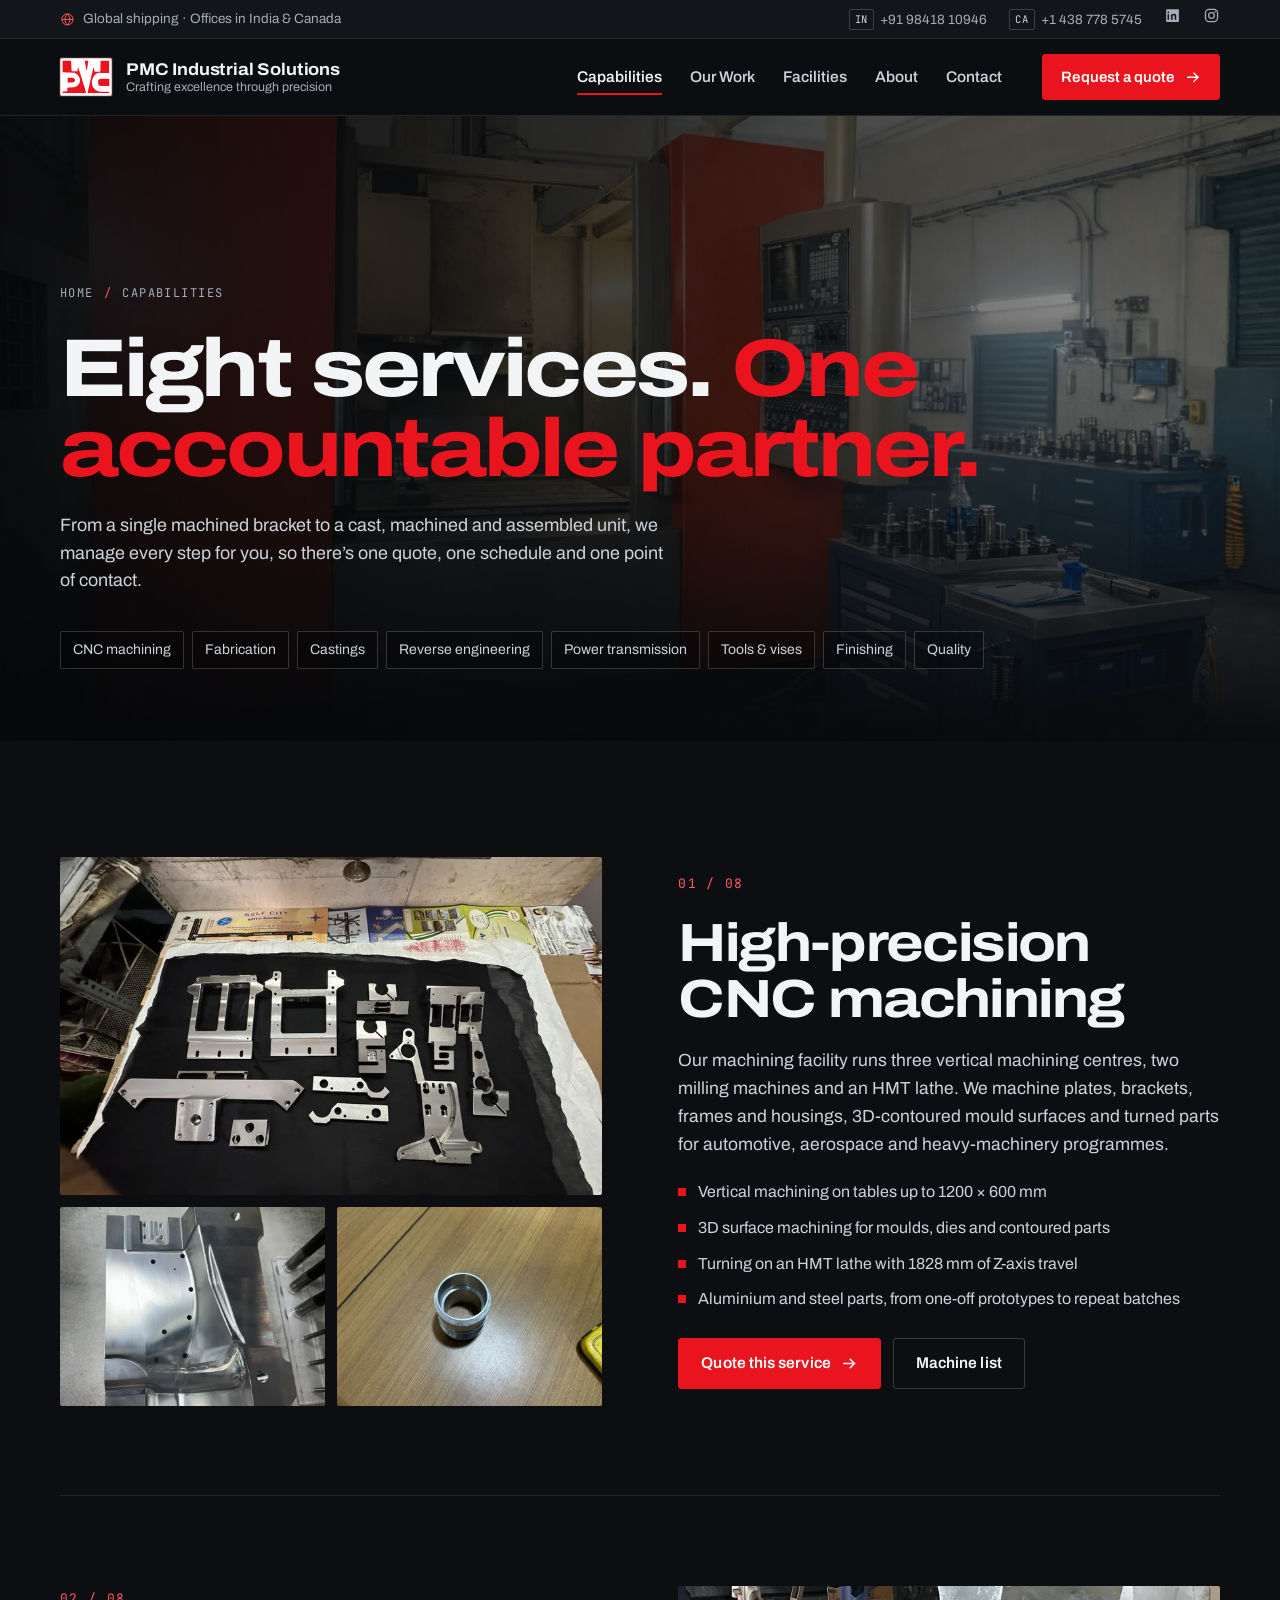
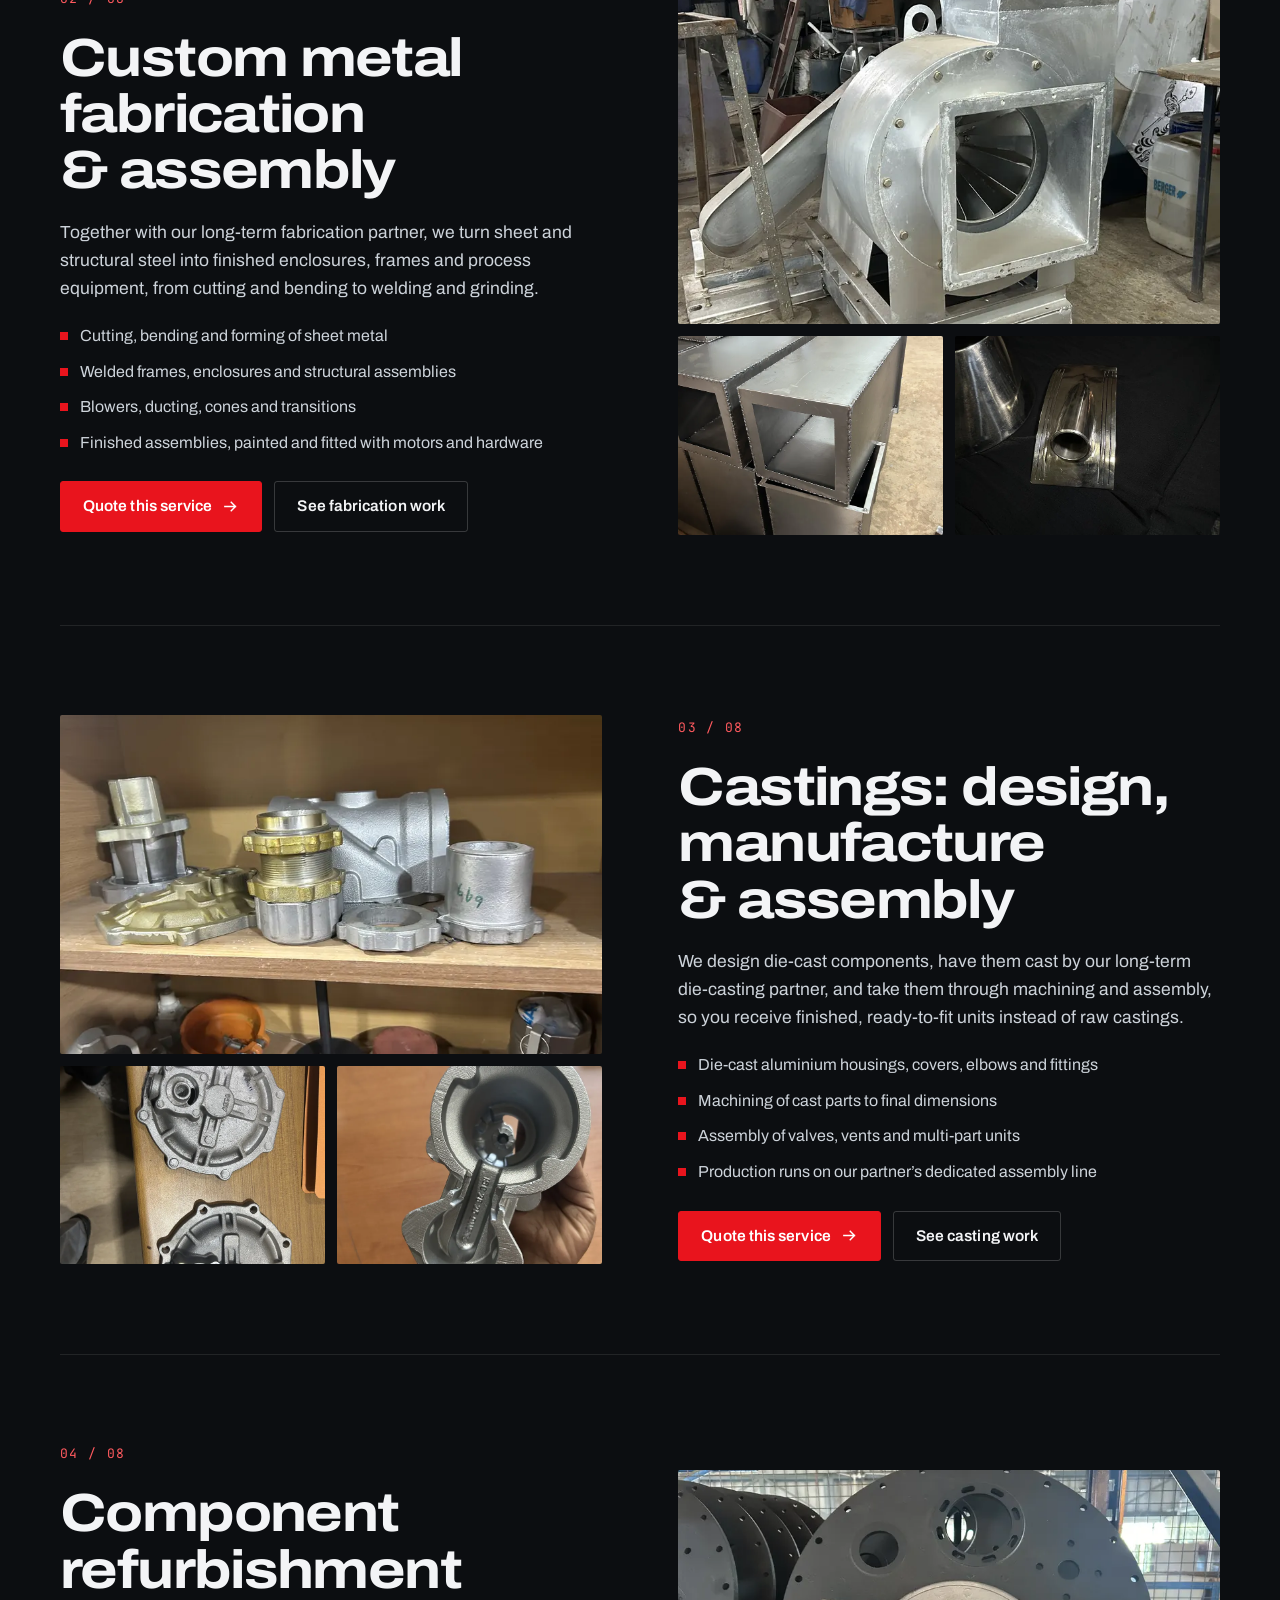
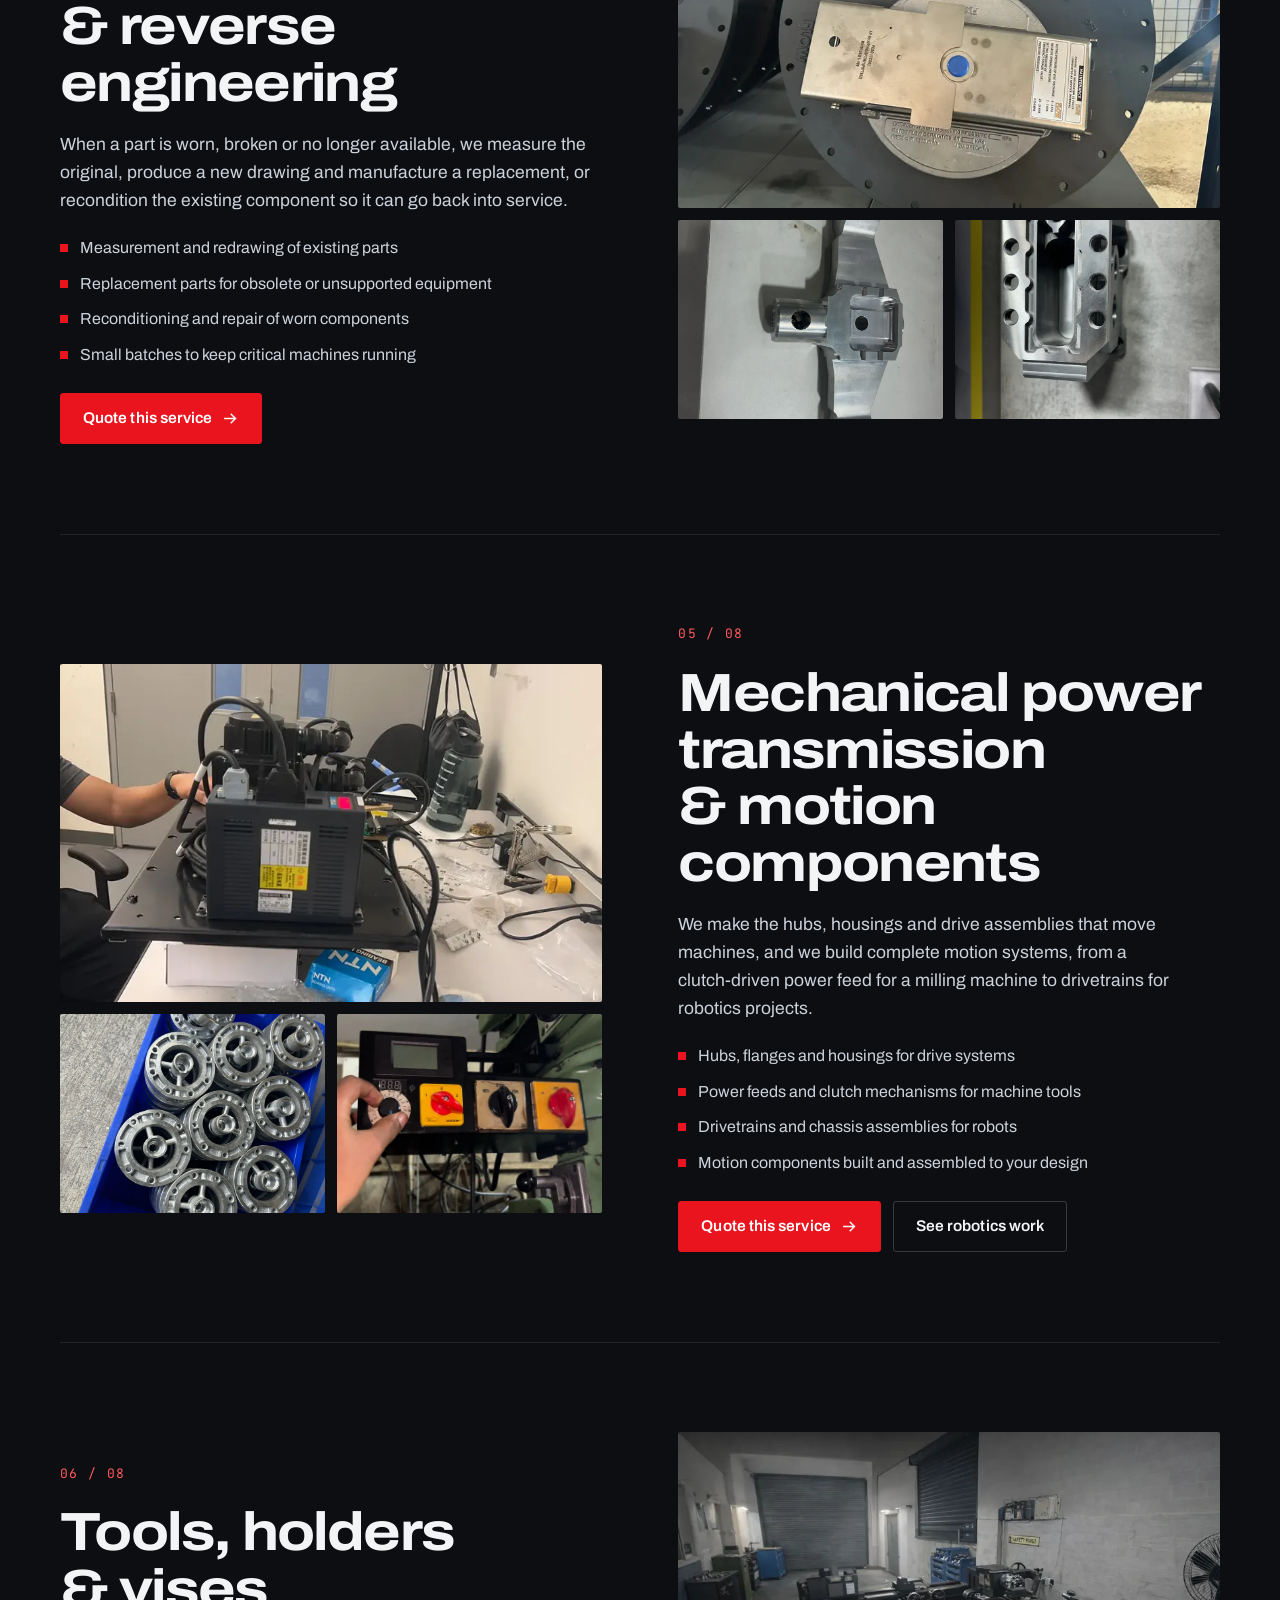
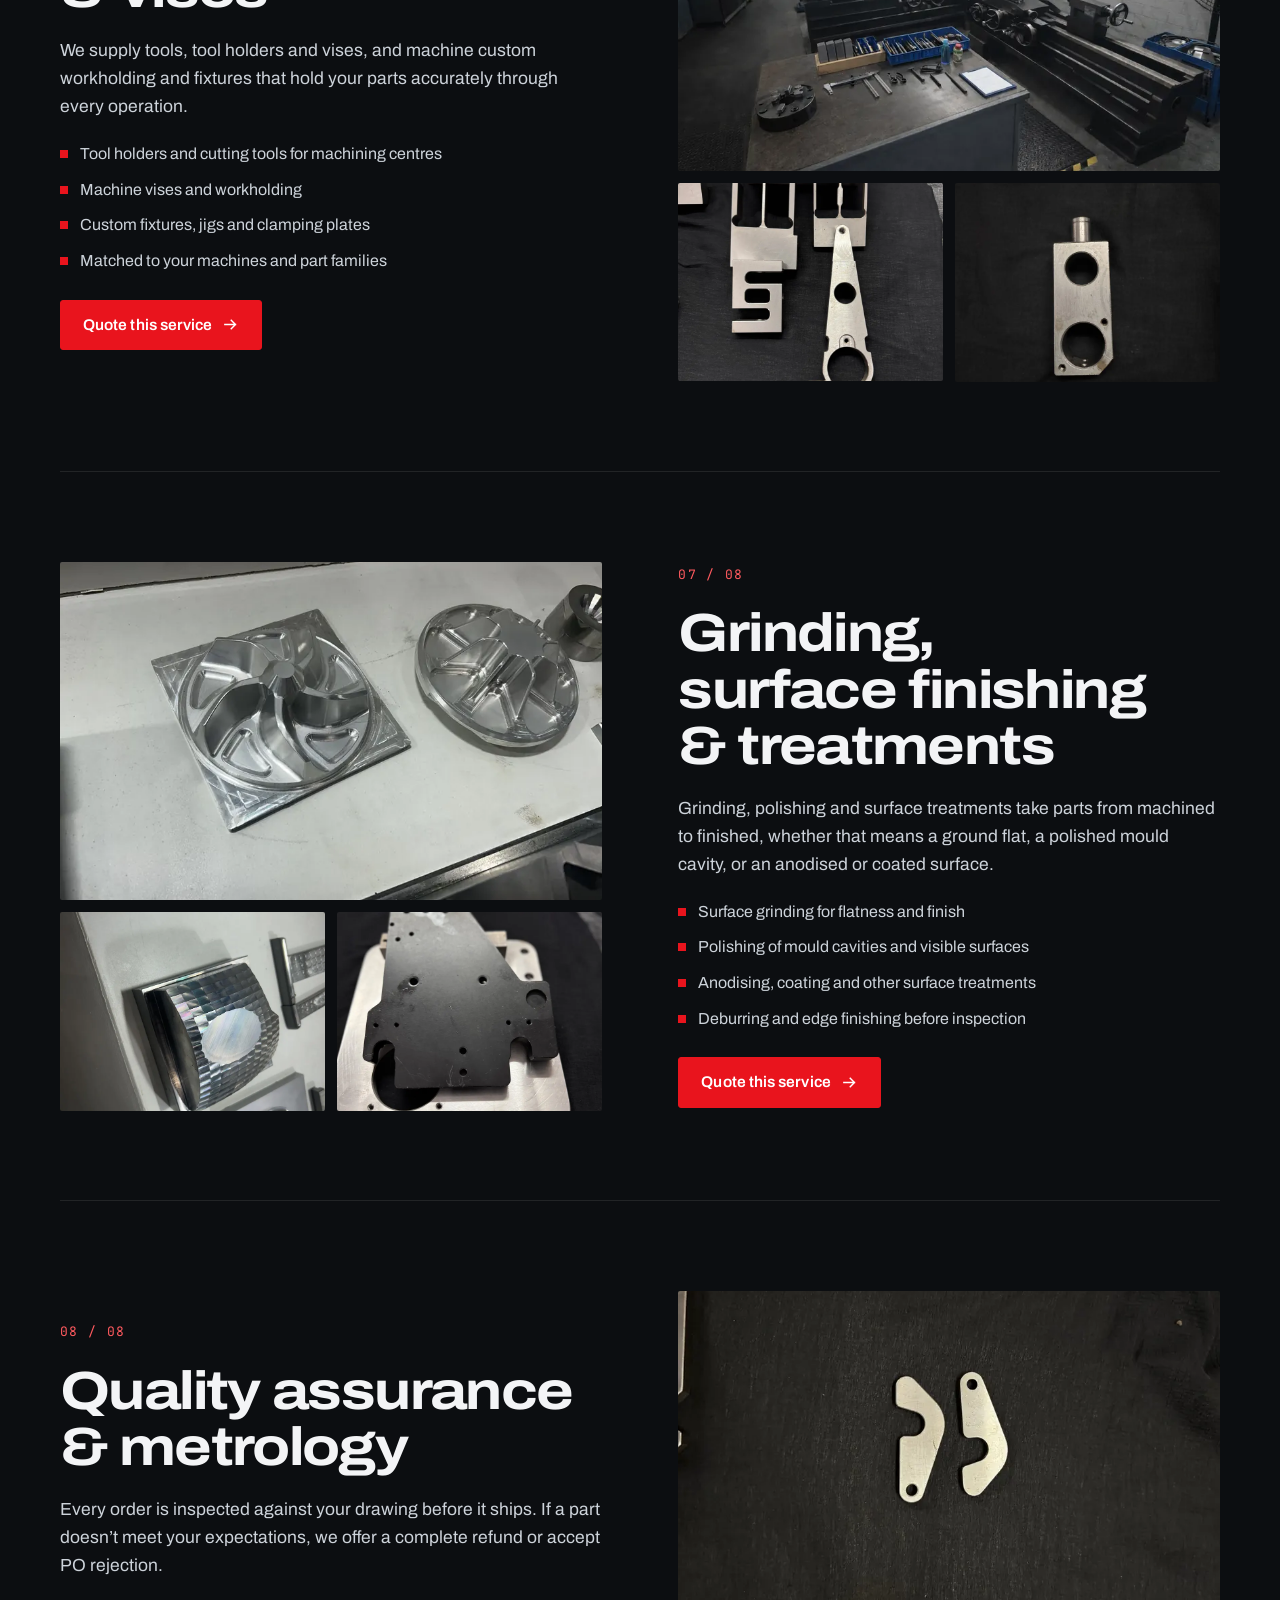
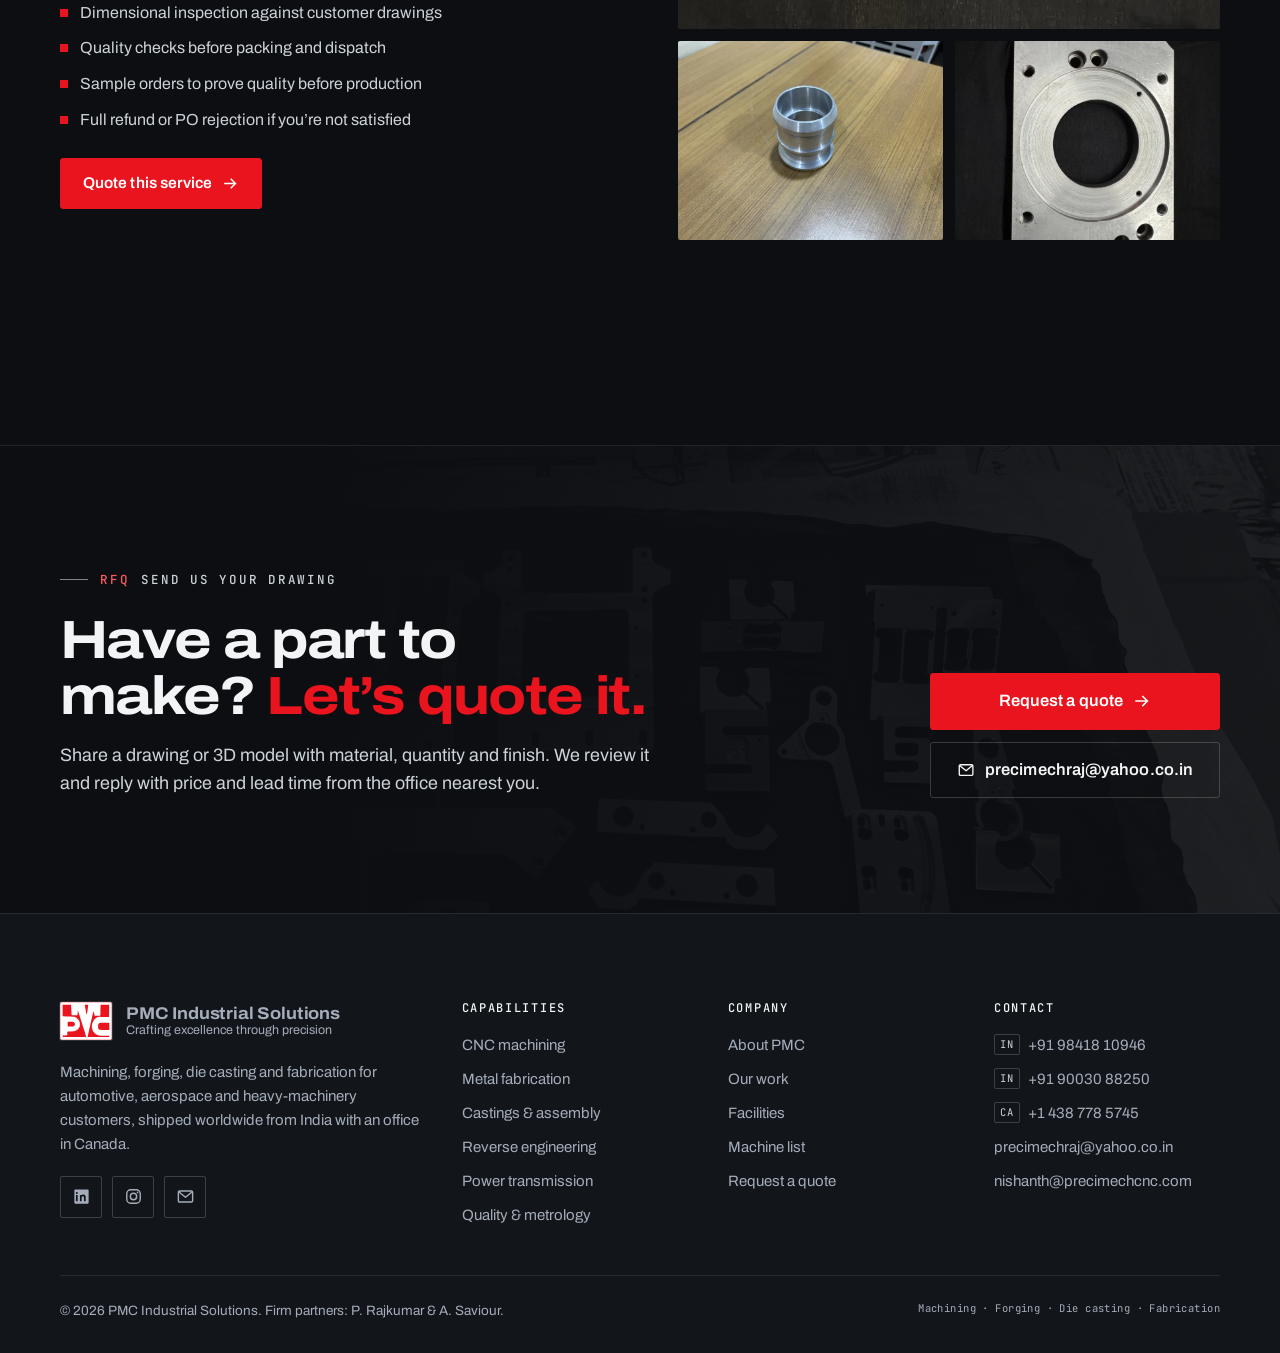
<file: capabilities.html>
<!doctype html>
<html lang="en">
<head>
<meta charset="utf-8">
<meta name="viewport" content="width=device-width, initial-scale=1">
<title>Capabilities | CNC Machining, Fabrication, Die Casting &amp; Finishing | PMC Industrial Solutions</title>
<meta name="description" content="CNC machining, metal fabrication, die casting and assembly, reverse engineering, power transmission components, tooling, surface finishing and quality inspection from PMC Industrial Solutions.">
<meta name="robots" content="index, follow">
<link rel="canonical" href="https://precimechcnc.com/capabilities.html">
<meta name="theme-color" content="#0c0e11">
<meta property="og:type" content="website">
<meta property="og:site_name" content="PMC Industrial Solutions">
<meta property="og:title" content="Capabilities | CNC Machining, Fabrication, Die Casting &amp; Finishing | PMC Industrial Solutions">
<meta property="og:description" content="CNC machining, metal fabrication, die casting and assembly, reverse engineering, power transmission components, tooling, surface finishing and quality inspection from PMC Industrial Solutions.">
<meta property="og:url" content="https://precimechcnc.com/capabilities.html">
<meta property="og:image" content="https://precimechcnc.com/assets/img/og-image.jpg">
<meta name="twitter:card" content="summary_large_image">
<link rel="icon" href="assets/img/favicon.svg" type="image/svg+xml">
<link rel="icon" href="assets/img/favicon-32.png" sizes="32x32" type="image/png">
<link rel="apple-touch-icon" href="assets/img/apple-touch-icon.png">
<link rel="preconnect" href="https://fonts.googleapis.com">
<link rel="preconnect" href="https://fonts.gstatic.com" crossorigin>
<link rel="stylesheet" href="https://fonts.googleapis.com/css2?family=Archivo:wdth,wght@62..125,300..800&family=JetBrains+Mono:wght@400;500&display=swap">
<link rel="stylesheet" href="assets/css/site.css?v=202611031213">
<script>document.documentElement.classList.add('js')</script>
</head>
<body>
<svg width="0" height="0" style="position:absolute" aria-hidden="true" focusable="false">
  <symbol id="i-arrow" viewBox="0 0 24 24"><path fill="none" stroke="currentColor" stroke-width="2" stroke-linecap="square" d="M4 12h15m-6-6 6 6-6 6"/></symbol>
  <symbol id="i-phone" viewBox="0 0 24 24"><path fill="none" stroke="currentColor" stroke-width="1.8" stroke-linejoin="round" d="M5 4h3.5l1.5 4-2 1.5a11 11 0 0 0 6.5 6.5l1.5-2 4 1.5V19a1.5 1.5 0 0 1-1.6 1.5A16 16 0 0 1 3.5 5.6 1.5 1.5 0 0 1 5 4Z"/></symbol>
  <symbol id="i-mail" viewBox="0 0 24 24"><g fill="none" stroke="currentColor" stroke-width="1.8" stroke-linejoin="round"><rect x="3" y="5" width="18" height="14" rx="1.5"/><path d="m3.5 6 8.5 7 8.5-7"/></g></symbol>
  <symbol id="i-linkedin" viewBox="0 0 24 24"><path fill="currentColor" fill-rule="evenodd" d="M4 3h16a1 1 0 0 1 1 1v16a1 1 0 0 1-1 1H4a1 1 0 0 1-1-1V4a1 1 0 0 1 1-1Zm3.2 7.2H5V18h2.2v-7.8ZM6.1 6.2a1.3 1.3 0 1 0 0 2.6 1.3 1.3 0 0 0 0-2.6Zm6 4H10V18h2.2v-4.1c0-1.1.2-2.1 1.5-2.1s1.4 1.2 1.4 2.2v4h2.2v-4.6c0-2.2-.5-3.9-3-3.9-1.2 0-2 .7-2.3 1.3v-1.1Z"/></symbol>
  <symbol id="i-instagram" viewBox="0 0 24 24"><g fill="none" stroke="currentColor" stroke-width="1.8"><rect x="3.5" y="3.5" width="17" height="17" rx="5"/><circle cx="12" cy="12" r="4"/></g><circle cx="17.2" cy="6.8" r="1.1" fill="currentColor"/></symbol>
  <symbol id="i-menu" viewBox="0 0 24 24"><path fill="none" stroke="currentColor" stroke-width="2" d="M3 7h18M3 12h18M3 17h18"/></symbol>
  <symbol id="i-close" viewBox="0 0 24 24"><path fill="none" stroke="currentColor" stroke-width="2" d="m5 5 14 14M19 5 5 19"/></symbol>
  <symbol id="i-play" viewBox="0 0 24 24"><path fill="currentColor" d="M7 4.5v15l13-7.5z"/></symbol>
  <symbol id="i-pause" viewBox="0 0 24 24"><path fill="currentColor" d="M6 4h4v16H6zm8 0h4v16h-4z"/></symbol>
  <symbol id="i-check" viewBox="0 0 24 24"><path fill="none" stroke="currentColor" stroke-width="2.2" d="m4 12.5 5 5L20 6.5"/></symbol>
  <symbol id="i-globe" viewBox="0 0 24 24"><g fill="none" stroke="currentColor" stroke-width="1.6"><circle cx="12" cy="12" r="9"/><path d="M3 12h18M12 3c2.6 2.8 3.9 5.8 3.9 9s-1.3 6.2-3.9 9c-2.6-2.8-3.9-5.8-3.9-9S9.4 5.8 12 3Z"/></g></symbol>
  <symbol id="i-upload" viewBox="0 0 24 24"><g fill="none" stroke="currentColor" stroke-width="1.8" stroke-linecap="round" stroke-linejoin="round"><path d="M12 15V4m-4.5 4.5L12 4l4.5 4.5"/><path d="M4 14v4.5A1.5 1.5 0 0 0 5.5 20h13a1.5 1.5 0 0 0 1.5-1.5V14"/></g></symbol>
  <symbol id="i-file" viewBox="0 0 24 24"><g fill="none" stroke="currentColor" stroke-width="1.7" stroke-linejoin="round"><path d="M6 3h8l4 4v14H6z"/><path d="M14 3v4h4"/></g></symbol>
  <symbol id="i-box" viewBox="0 0 24 24"><g fill="none" stroke="currentColor" stroke-width="1.8" stroke-linejoin="round"><path d="M3.5 7.5 12 3l8.5 4.5v9L12 21l-8.5-4.5z"/><path d="m3.5 7.5 8.5 4.5 8.5-4.5M12 12v9"/></g></symbol>
  <symbol id="i-chevron" viewBox="0 0 24 24"><path fill="none" stroke="currentColor" stroke-width="2" d="m9 5 7 7-7 7"/></symbol>
</svg>
<a class="skip-link" href="#main">Skip to content</a>
<div class="topbar">
  <div class="container topbar__inner">
    <p class="topbar__note"><svg class="i" aria-hidden="true"><use href="#i-globe"/></svg> Global shipping &middot; Offices in India &amp; Canada</p>
    <ul class="topbar__links">
      <li><a href="tel:+919841810946"><span class="topbar__cc">IN</span> +91 98418 10946</a></li>
      <li><a href="tel:+14387785745"><span class="topbar__cc">CA</span> +1 438 778 5745</a></li>
      <li><a class="topbar__icon" href="https://www.linkedin.com/company/pmc-industrial-solutions/" target="_blank" rel="noopener" aria-label="PMC on LinkedIn"><svg class="i" aria-hidden="true"><use href="#i-linkedin"/></svg></a></li>
      <li><a class="topbar__icon" href="https://www.instagram.com/precimechcnc/" target="_blank" rel="noopener" aria-label="PMC on Instagram"><svg class="i" aria-hidden="true"><use href="#i-instagram"/></svg></a></li>
    </ul>
  </div>
</div>
<header class="site-header" data-header>
  <div class="container site-header__inner">
    <a class="brand" href="index.html">
      <img class="brand__mark" src="assets/img/pmc-logo.svg" width="56" height="40" alt="">
      <span class="brand__text"><strong>PMC Industrial Solutions</strong><span>Crafting excellence through precision</span></span>
    </a>
    <button class="nav-toggle" type="button" aria-expanded="false" aria-controls="site-nav" data-nav-toggle>
      <svg class="i i--menu" aria-hidden="true"><use href="#i-menu"/></svg>
      <svg class="i i--close" aria-hidden="true"><use href="#i-close"/></svg>
      <span class="sr-only">Menu</span>
    </button>
    <nav class="nav" id="site-nav" aria-label="Main" data-nav>
      <ul class="nav__list">
        <li><a href="capabilities.html" data-nav="capabilities" aria-current="page">Capabilities</a></li>
        <li><a href="work.html" data-nav="work">Our Work</a></li>
        <li><a href="facilities.html" data-nav="facilities">Facilities</a></li>
        <li><a href="index.html#about" data-nav="about">About</a></li>
        <li><a href="contact.html" data-nav="contact">Contact</a></li>
      </ul>
      <a class="btn btn--red nav__cta" href="contact.html#rfq">Request a quote <svg class="i" aria-hidden="true"><use href="#i-arrow"/></svg></a>
      <div class="nav__contact">
        <a href="tel:+919841810946"><span class="topbar__cc">IN</span> +91 98418 10946</a>
        <a href="tel:+14387785745"><span class="topbar__cc">CA</span> +1 438 778 5745</a>
      </div>
    </nav>
  </div>
</header>

<main id="main">
  <section class="page-hero">
    <div class="page-hero__media" aria-hidden="true"><img src="assets/img/facility/vmc-bfw-800.webp" srcset="assets/img/facility/vmc-bfw-800.webp 800w, assets/img/facility/vmc-bfw-1536.webp 1536w" sizes="100vw" width="800" height="533" alt="" fetchpriority="high" decoding="async"></div>
    <div class="container">
      <ol class="crumbs"><li><a href="index.html">Home</a></li><li>Capabilities</li></ol>
      <h1 class="h1">Eight services. <em>One accountable partner.</em></h1>
      <p class="lede">From a single machined bracket to a cast, machined and assembled unit, we manage every step for you, so there&rsquo;s one quote, one schedule and one point of contact.</p>
      <nav class="page-hero__jump" aria-label="Jump to a capability">
        <a href="#cnc-machining">CNC machining</a>
        <a href="#fabrication">Fabrication</a>
        <a href="#castings">Castings</a>
        <a href="#reverse-engineering">Reverse engineering</a>
        <a href="#power-transmission">Power transmission</a>
        <a href="#tooling">Tools &amp; vises</a>
        <a href="#finishing">Finishing</a>
        <a href="#quality">Quality</a>
      </nav>
    </div>
  </section>

  <section class="section" aria-label="Capability details">
    <div class="container">

      <article class="cap-detail" id="cnc-machining">
        <div class="cap-detail__media">
          <figure class="frame"><img src="assets/img/work/machined-parts-batch-800.webp" srcset="assets/img/work/machined-parts-batch-800.webp 800w, assets/img/work/machined-parts-batch-1800.webp 1800w" sizes="(min-width: 900px) 46vw, 100vw" width="800" height="600" alt="Batch of CNC-machined aluminium brackets and plates laid out for inspection" loading="lazy" decoding="async"></figure>
          <figure><img src="assets/img/work/mould-contour-1-800.webp" srcset="assets/img/work/mould-contour-1-800.webp 800w, assets/img/work/mould-contour-1-1400.webp 1400w" sizes="(min-width: 900px) 23vw, 50vw" width="800" height="1067" alt="Machined mould half with a 3D-contoured cavity" loading="lazy" decoding="async"></figure>
          <figure><img src="assets/img/work/turned-bushing-2-800.webp" srcset="assets/img/work/turned-bushing-2-800.webp 800w, assets/img/work/turned-bushing-2-1800.webp 1800w" sizes="(min-width: 900px) 23vw, 50vw" width="800" height="600" alt="Precision-turned aluminium bushing, bore view" loading="lazy" decoding="async"></figure>
        </div>
        <div class="cap-detail__copy" data-reveal>
          <span class="cap-detail__num">01 / 08</span>
          <h2 class="h2">High-precision CNC machining</h2>
          <p>Our machining facility runs three vertical machining centres, two milling machines and an HMT lathe. We machine plates, brackets, frames and housings, 3D-contoured mould surfaces and turned parts for automotive, aerospace and heavy-machinery programmes.</p>
          <ul class="ticks">
            <li>Vertical machining on tables up to 1200 &times; 600 mm</li>
            <li>3D surface machining for moulds, dies and contoured parts</li>
            <li>Turning on an HMT lathe with 1828 mm of Z-axis travel</li>
            <li>Aluminium and steel parts, from one-off prototypes to repeat batches</li>
          </ul>
          <div class="btn-row">
            <a class="btn btn--red" href="contact.html?service=cnc-machining#rfq">Quote this service <svg class="i" aria-hidden="true"><use href="#i-arrow"/></svg></a>
            <a class="btn btn--ghost" href="facilities.html#machines">Machine list</a>
          </div>
        </div>
      </article>

      <article class="cap-detail" id="fabrication">
        <div class="cap-detail__media">
          <figure class="frame"><img src="assets/img/work/blower-fabrication-800.webp" srcset="assets/img/work/blower-fabrication-800.webp 800w, assets/img/work/blower-fabrication-1800.webp 1800w" sizes="(min-width: 900px) 46vw, 100vw" width="800" height="600" alt="Centrifugal blower housing during fabrication" loading="lazy" decoding="async"></figure>
          <figure><img src="assets/img/work/sheet-metal-enclosures-800.webp" srcset="assets/img/work/sheet-metal-enclosures-800.webp 800w, assets/img/work/sheet-metal-enclosures-1400.webp 1400w" sizes="(min-width: 900px) 23vw, 50vw" width="800" height="1067" alt="Fabricated sheet-metal enclosures" loading="lazy" decoding="async"></figure>
          <figure><img src="assets/img/work/rolled-cone-800.webp" srcset="assets/img/work/rolled-cone-800.webp 800w, assets/img/work/rolled-cone-1400.webp 1400w" sizes="(min-width: 900px) 23vw, 50vw" width="800" height="1067" alt="Rolled sheet-metal cone and formed duct transition" loading="lazy" decoding="async"></figure>
        </div>
        <div class="cap-detail__copy" data-reveal>
          <span class="cap-detail__num">02 / 08</span>
          <h2 class="h2">Custom metal fabrication &amp; assembly</h2>
          <p>Together with our long-term fabrication partner, we turn sheet and structural steel into finished enclosures, frames and process equipment, from cutting and bending to welding and grinding.</p>
          <ul class="ticks">
            <li>Cutting, bending and forming of sheet metal</li>
            <li>Welded frames, enclosures and structural assemblies</li>
            <li>Blowers, ducting, cones and transitions</li>
            <li>Finished assemblies, painted and fitted with motors and hardware</li>
          </ul>
          <div class="btn-row">
            <a class="btn btn--red" href="contact.html?service=fabrication#rfq">Quote this service <svg class="i" aria-hidden="true"><use href="#i-arrow"/></svg></a>
            <a class="btn btn--ghost" href="work.html#fabrication">See fabrication work</a>
          </div>
        </div>
      </article>

      <article class="cap-detail" id="castings">
        <div class="cap-detail__media">
          <figure class="frame"><img src="assets/img/work/castings-housings-800.webp" srcset="assets/img/work/castings-housings-800.webp 800w, assets/img/work/castings-housings-1800.webp 1800w" sizes="(min-width: 900px) 46vw, 100vw" width="800" height="600" alt="Die-cast housings, fittings and covers" loading="lazy" decoding="async"></figure>
          <figure><img src="assets/img/work/cast-covers-800.webp" srcset="assets/img/work/cast-covers-800.webp 800w, assets/img/work/cast-covers-1400.webp 1400w" sizes="(min-width: 900px) 23vw, 50vw" width="800" height="1067" alt="Two die-cast aluminium covers" loading="lazy" decoding="async"></figure>
          <figure><img src="assets/img/work/cast-housing-800.webp" srcset="assets/img/work/cast-housing-800.webp 800w, assets/img/work/cast-housing-1400.webp 1400w" sizes="(min-width: 900px) 23vw, 50vw" width="800" height="1067" alt="Die-cast aluminium housing with an internal passage" loading="lazy" decoding="async"></figure>
        </div>
        <div class="cap-detail__copy" data-reveal>
          <span class="cap-detail__num">03 / 08</span>
          <h2 class="h2">Castings: design, manufacture &amp; assembly</h2>
          <p>We design die-cast components, have them cast by our long-term die-casting partner, and take them through machining and assembly, so you receive finished, ready-to-fit units instead of raw castings.</p>
          <ul class="ticks">
            <li>Die-cast aluminium housings, covers, elbows and fittings</li>
            <li>Machining of cast parts to final dimensions</li>
            <li>Assembly of valves, vents and multi-part units</li>
            <li>Production runs on our partner&rsquo;s dedicated assembly line</li>
          </ul>
          <div class="btn-row">
            <a class="btn btn--red" href="contact.html?service=castings#rfq">Quote this service <svg class="i" aria-hidden="true"><use href="#i-arrow"/></svg></a>
            <a class="btn btn--ghost" href="work.html#casting">See casting work</a>
          </div>
        </div>
      </article>

      <article class="cap-detail" id="reverse-engineering">
        <div class="cap-detail__media">
          <figure class="frame"><img src="assets/img/work/cast-disc-assembly-800.webp" srcset="assets/img/work/cast-disc-assembly-800.webp 800w, assets/img/work/cast-disc-assembly-1800.webp 1800w" sizes="(min-width: 900px) 46vw, 100vw" width="800" height="600" alt="Cast disc assembly with a mounted plate" loading="lazy" decoding="async"></figure>
          <figure><img src="assets/img/work/machined-housing-800.webp" srcset="assets/img/work/machined-housing-800.webp 800w, assets/img/work/machined-housing-1400.webp 1400w" sizes="(min-width: 900px) 23vw, 50vw" width="800" height="1067" alt="Machined housing with bored cross holes" loading="lazy" decoding="async"></figure>
          <figure><img src="assets/img/work/mould-core-800.webp" srcset="assets/img/work/mould-core-800.webp 800w, assets/img/work/mould-core-1400.webp 1400w" sizes="(min-width: 900px) 23vw, 50vw" width="800" height="1067" alt="Deep-pocketed machined mould core" loading="lazy" decoding="async"></figure>
        </div>
        <div class="cap-detail__copy" data-reveal>
          <span class="cap-detail__num">04 / 08</span>
          <h2 class="h2">Component refurbishment &amp; reverse engineering</h2>
          <p>When a part is worn, broken or no longer available, we measure the original, produce a new drawing and manufacture a replacement, or recondition the existing component so it can go back into service.</p>
          <ul class="ticks">
            <li>Measurement and redrawing of existing parts</li>
            <li>Replacement parts for obsolete or unsupported equipment</li>
            <li>Reconditioning and repair of worn components</li>
            <li>Small batches to keep critical machines running</li>
          </ul>
          <div class="btn-row">
            <a class="btn btn--red" href="contact.html?service=reverse-engineering#rfq">Quote this service <svg class="i" aria-hidden="true"><use href="#i-arrow"/></svg></a>
          </div>
        </div>
      </article>

      <article class="cap-detail" id="power-transmission">
        <div class="cap-detail__media">
          <figure class="frame"><img src="assets/img/work/drivetrain-bench-800.webp" srcset="assets/img/work/drivetrain-bench-800.webp 800w, assets/img/work/drivetrain-bench-1280.webp 1280w" sizes="(min-width: 900px) 46vw, 100vw" width="800" height="450" alt="Kinetic musical drivetrain on the test bench, built with Projet Eva" loading="lazy" decoding="async"></figure>
          <figure><img src="assets/img/work/cast-hubs-crate-800.webp" srcset="assets/img/work/cast-hubs-crate-800.webp 800w, assets/img/work/cast-hubs-crate-1400.webp 1400w" sizes="(min-width: 900px) 23vw, 50vw" width="800" height="1067" alt="Crate of machined die-cast hubs" loading="lazy" decoding="async"></figure>
          <figure><img src="assets/img/work/power-feed-panel-800.webp" srcset="assets/img/work/power-feed-panel-800.webp 800w, assets/img/work/power-feed-panel-1280.webp 1280w" sizes="(min-width: 900px) 23vw, 50vw" width="800" height="450" alt="Power feed control panel with clutch mechanism on a milling machine" loading="lazy" decoding="async"></figure>
        </div>
        <div class="cap-detail__copy" data-reveal>
          <span class="cap-detail__num">05 / 08</span>
          <h2 class="h2">Mechanical power transmission &amp; motion components</h2>
          <p>We make the hubs, housings and drive assemblies that move machines, and we build complete motion systems, from a clutch-driven power feed for a milling machine to drivetrains for robotics projects.</p>
          <ul class="ticks">
            <li>Hubs, flanges and housings for drive systems</li>
            <li>Power feeds and clutch mechanisms for machine tools</li>
            <li>Drivetrains and chassis assemblies for robots</li>
            <li>Motion components built and assembled to your design</li>
          </ul>
          <div class="btn-row">
            <a class="btn btn--red" href="contact.html?service=power-transmission#rfq">Quote this service <svg class="i" aria-hidden="true"><use href="#i-arrow"/></svg></a>
            <a class="btn btn--ghost" href="work.html#robotics">See robotics work</a>
          </div>
        </div>
      </article>

      <article class="cap-detail" id="tooling">
        <div class="cap-detail__media">
          <figure class="frame"><img src="assets/img/facility/lathe-bay-2-800.webp" srcset="assets/img/facility/lathe-bay-2-800.webp 800w, assets/img/facility/lathe-bay-2-1536.webp 1536w" sizes="(min-width: 900px) 46vw, 100vw" width="800" height="533" alt="Lathe bay with tooling laid out" loading="lazy" decoding="async"></figure>
          <figure><img src="assets/img/work/machined-clamp-arm-800.webp" srcset="assets/img/work/machined-clamp-arm-800.webp 800w, assets/img/work/machined-clamp-arm-1400.webp 1400w" sizes="(min-width: 900px) 23vw, 50vw" width="800" height="1067" alt="Machined clamp arm with bored hub and slotted plates" loading="lazy" decoding="async"></figure>
          <figure><img src="assets/img/work/machined-pin-block-800.webp" srcset="assets/img/work/machined-pin-block-800.webp 800w, assets/img/work/machined-pin-block-1400.webp 1400w" sizes="(min-width: 900px) 23vw, 50vw" width="800" height="1067" alt="Machined block with bored holes and a pressed pin" loading="lazy" decoding="async"></figure>
        </div>
        <div class="cap-detail__copy" data-reveal>
          <span class="cap-detail__num">06 / 08</span>
          <h2 class="h2">Tools, holders &amp; vises</h2>
          <p>We supply tools, tool holders and vises, and machine custom workholding and fixtures that hold your parts accurately through every operation.</p>
          <ul class="ticks">
            <li>Tool holders and cutting tools for machining centres</li>
            <li>Machine vises and workholding</li>
            <li>Custom fixtures, jigs and clamping plates</li>
            <li>Matched to your machines and part families</li>
          </ul>
          <div class="btn-row">
            <a class="btn btn--red" href="contact.html?service=tooling#rfq">Quote this service <svg class="i" aria-hidden="true"><use href="#i-arrow"/></svg></a>
          </div>
        </div>
      </article>

      <article class="cap-detail" id="finishing">
        <div class="cap-detail__media">
          <figure class="frame"><img src="assets/img/work/surface-machining-samples-800.webp" srcset="assets/img/work/surface-machining-samples-800.webp 800w, assets/img/work/surface-machining-samples-1800.webp 1800w" sizes="(min-width: 900px) 46vw, 100vw" width="800" height="600" alt="3D surface-machined sample pieces" loading="lazy" decoding="async"></figure>
          <figure><img src="assets/img/work/mould-surface-insert-800.webp" srcset="assets/img/work/mould-surface-insert-800.webp 800w, assets/img/work/mould-surface-insert-1400.webp 1400w" sizes="(min-width: 900px) 23vw, 50vw" width="800" height="1067" alt="3D surface-machined mould insert" loading="lazy" decoding="async"></figure>
          <figure><img src="assets/img/work/machined-anodised-plate-800.webp" srcset="assets/img/work/machined-anodised-plate-800.webp 800w, assets/img/work/machined-anodised-plate-1400.webp 1400w" sizes="(min-width: 900px) 23vw, 50vw" width="800" height="1067" alt="Black anodised profiled plate on a machined aluminium base" loading="lazy" decoding="async"></figure>
        </div>
        <div class="cap-detail__copy" data-reveal>
          <span class="cap-detail__num">07 / 08</span>
          <h2 class="h2">Grinding, surface finishing &amp; treatments</h2>
          <p>Grinding, polishing and surface treatments take parts from machined to finished, whether that means a ground flat, a polished mould cavity, or an anodised or coated surface.</p>
          <ul class="ticks">
            <li>Surface grinding for flatness and finish</li>
            <li>Polishing of mould cavities and visible surfaces</li>
            <li>Anodising, coating and other surface treatments</li>
            <li>Deburring and edge finishing before inspection</li>
          </ul>
          <div class="btn-row">
            <a class="btn btn--red" href="contact.html?service=finishing#rfq">Quote this service <svg class="i" aria-hidden="true"><use href="#i-arrow"/></svg></a>
          </div>
        </div>
      </article>

      <article class="cap-detail" id="quality">
        <div class="cap-detail__media">
          <figure class="frame"><img src="assets/img/work/machined-small-links-800.webp" srcset="assets/img/work/machined-small-links-800.webp 800w, assets/img/work/machined-small-links-1800.webp 1800w" sizes="(min-width: 900px) 46vw, 100vw" width="800" height="600" alt="Pair of small profiled machined links" loading="lazy" decoding="async"></figure>
          <figure><img src="assets/img/work/turned-bushing-800.webp" srcset="assets/img/work/turned-bushing-800.webp 800w, assets/img/work/turned-bushing-1800.webp 1800w" sizes="(min-width: 900px) 23vw, 50vw" width="800" height="600" alt="Precision-turned aluminium bushing" loading="lazy" decoding="async"></figure>
          <figure><img src="assets/img/work/machined-ring-plate-800.webp" srcset="assets/img/work/machined-ring-plate-800.webp 800w, assets/img/work/machined-ring-plate-1400.webp 1400w" sizes="(min-width: 900px) 23vw, 50vw" width="800" height="1067" alt="Machined plate with a circular recess and counterbores" loading="lazy" decoding="async"></figure>
        </div>
        <div class="cap-detail__copy" data-reveal>
          <span class="cap-detail__num">08 / 08</span>
          <h2 class="h2">Quality assurance &amp; metrology</h2>
          <p>Every order is inspected against your drawing before it ships. If a part doesn&rsquo;t meet your expectations, we offer a complete refund or accept PO rejection.</p>
          <ul class="ticks">
            <li>Dimensional inspection against customer drawings</li>
            <li>Quality checks before packing and dispatch</li>
            <li>Sample orders to prove quality before production</li>
            <li>Full refund or PO rejection if you&rsquo;re not satisfied</li>
          </ul>
          <div class="btn-row">
            <a class="btn btn--red" href="contact.html?service=quality#rfq">Quote this service <svg class="i" aria-hidden="true"><use href="#i-arrow"/></svg></a>
          </div>
        </div>
      </article>

    </div>
  </section>

  <section class="cta-band" aria-labelledby="cta-title">
  <div class="cta-band__bg" aria-hidden="true"><img src="assets/img/work/machined-parts-batch-800.webp" srcset="assets/img/work/machined-parts-batch-800.webp 800w, assets/img/work/machined-parts-batch-1800.webp 1800w" sizes="100vw" width="800" height="600" alt="" loading="lazy" decoding="async"></div>
  <div class="container cta-band__inner">
    <div>
      <p class="eyebrow eyebrow--light"><span>RFQ</span> Send us your drawing</p>
      <h2 class="h2" id="cta-title">Have a part to make? <em>Let&rsquo;s quote it.</em></h2>
      <p class="lede">Share a drawing or 3D model with material, quantity and finish. We review it and reply with price and lead time from the office nearest you.</p>
    </div>
    <div class="cta-band__actions">
      <a class="btn btn--red btn--lg" href="contact.html#rfq">Request a quote <svg class="i" aria-hidden="true"><use href="#i-arrow"/></svg></a>
      <a class="btn btn--ghost btn--lg" href="mailto:precimechraj@yahoo.co.in?subject=Request%20for%20quote"><svg class="i" aria-hidden="true"><use href="#i-mail"/></svg> precimechraj@yahoo.co.in</a>
    </div>
  </div>
</section>

</main>
<footer class="site-footer">
  <div class="container">
    <div class="site-footer__top">
      <div class="site-footer__brand">
        <a class="brand" href="index.html">
          <img class="brand__mark" src="assets/img/pmc-logo.svg" width="56" height="40" alt="">
          <span class="brand__text"><strong>PMC Industrial Solutions</strong><span>Crafting excellence through precision</span></span>
        </a>
        <p>Machining, forging, die casting and fabrication for automotive, aerospace and heavy-machinery customers, shipped worldwide from India with an office in Canada.</p>
        <ul class="social">
          <li><a href="https://www.linkedin.com/company/pmc-industrial-solutions/" target="_blank" rel="noopener" aria-label="PMC on LinkedIn"><svg class="i" aria-hidden="true"><use href="#i-linkedin"/></svg></a></li>
          <li><a href="https://www.instagram.com/precimechcnc/" target="_blank" rel="noopener" aria-label="PMC on Instagram"><svg class="i" aria-hidden="true"><use href="#i-instagram"/></svg></a></li>
          <li><a href="mailto:precimechraj@yahoo.co.in" aria-label="Email PMC"><svg class="i" aria-hidden="true"><use href="#i-mail"/></svg></a></li>
        </ul>
      </div>
      <nav class="site-footer__col" aria-label="Capabilities">
        <h2>Capabilities</h2>
        <ul>
          <li><a href="capabilities.html#cnc-machining">CNC machining</a></li>
          <li><a href="capabilities.html#fabrication">Metal fabrication</a></li>
          <li><a href="capabilities.html#castings">Castings &amp; assembly</a></li>
          <li><a href="capabilities.html#reverse-engineering">Reverse engineering</a></li>
          <li><a href="capabilities.html#power-transmission">Power transmission</a></li>
          <li><a href="capabilities.html#quality">Quality &amp; metrology</a></li>
        </ul>
      </nav>
      <nav class="site-footer__col" aria-label="Company">
        <h2>Company</h2>
        <ul>
          <li><a href="index.html#about">About PMC</a></li>
          <li><a href="work.html">Our work</a></li>
          <li><a href="facilities.html">Facilities</a></li>
          <li><a href="facilities.html#machines">Machine list</a></li>
          <li><a href="contact.html#rfq">Request a quote</a></li>
        </ul>
      </nav>
      <div class="site-footer__col">
        <h2>Contact</h2>
        <ul class="site-footer__contact">
          <li><span class="topbar__cc">IN</span> <a href="tel:+919841810946">+91 98418 10946</a></li>
          <li><span class="topbar__cc">IN</span> <a href="tel:+919003088250">+91 90030 88250</a></li>
          <li><span class="topbar__cc">CA</span> <a href="tel:+14387785745">+1 438 778 5745</a></li>
          <li><a href="mailto:precimechraj@yahoo.co.in">precimechraj@yahoo.co.in</a></li>
          <li><a href="mailto:nishanth@precimechcnc.com">nishanth@precimechcnc.com</a></li>
        </ul>
      </div>
    </div>
    <div class="site-footer__bottom">
      <p>&copy; 2026 PMC Industrial Solutions. Firm partners: P. Rajkumar &amp; A. Saviour.</p>
      <p class="mono">Machining &middot; Forging &middot; Die casting &middot; Fabrication</p>
    </div>
  </div>
</footer>
<div class="lightbox" data-lightbox hidden>
  <div class="lightbox__backdrop" data-lightbox-close></div>
  <figure class="lightbox__figure" role="dialog" aria-modal="true" aria-label="Image viewer">
    <img alt="" data-lightbox-img>
    <figcaption data-lightbox-caption></figcaption>
  </figure>
  <button class="lightbox__btn lightbox__close" type="button" data-lightbox-close aria-label="Close"><svg class="i" aria-hidden="true"><use href="#i-close"/></svg></button>
  <button class="lightbox__btn lightbox__prev" type="button" data-lightbox-prev aria-label="Previous image"><svg class="i" aria-hidden="true"><use href="#i-chevron"/></svg></button>
  <button class="lightbox__btn lightbox__next" type="button" data-lightbox-next aria-label="Next image"><svg class="i" aria-hidden="true"><use href="#i-chevron"/></svg></button>
</div>
<script src="assets/js/site.js?v=202611031213" defer></script>
</body>
</html>
</file>
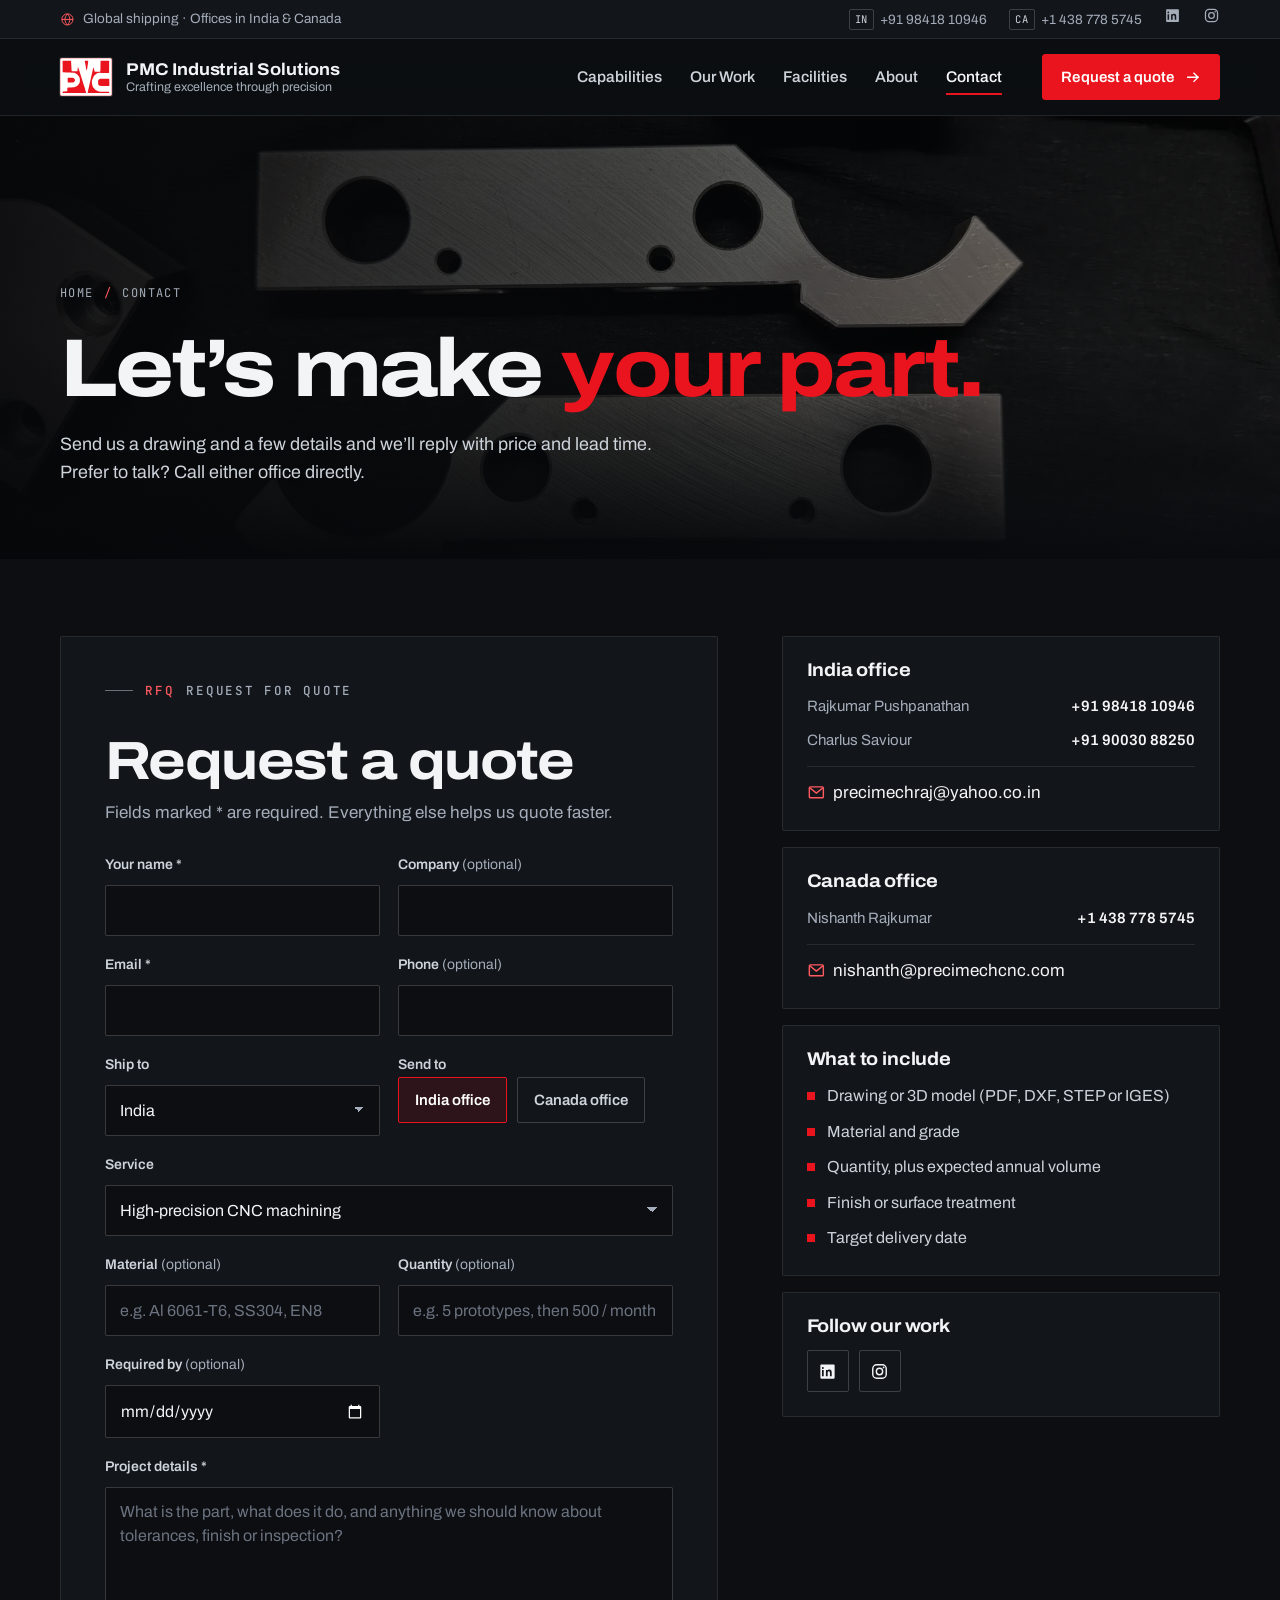
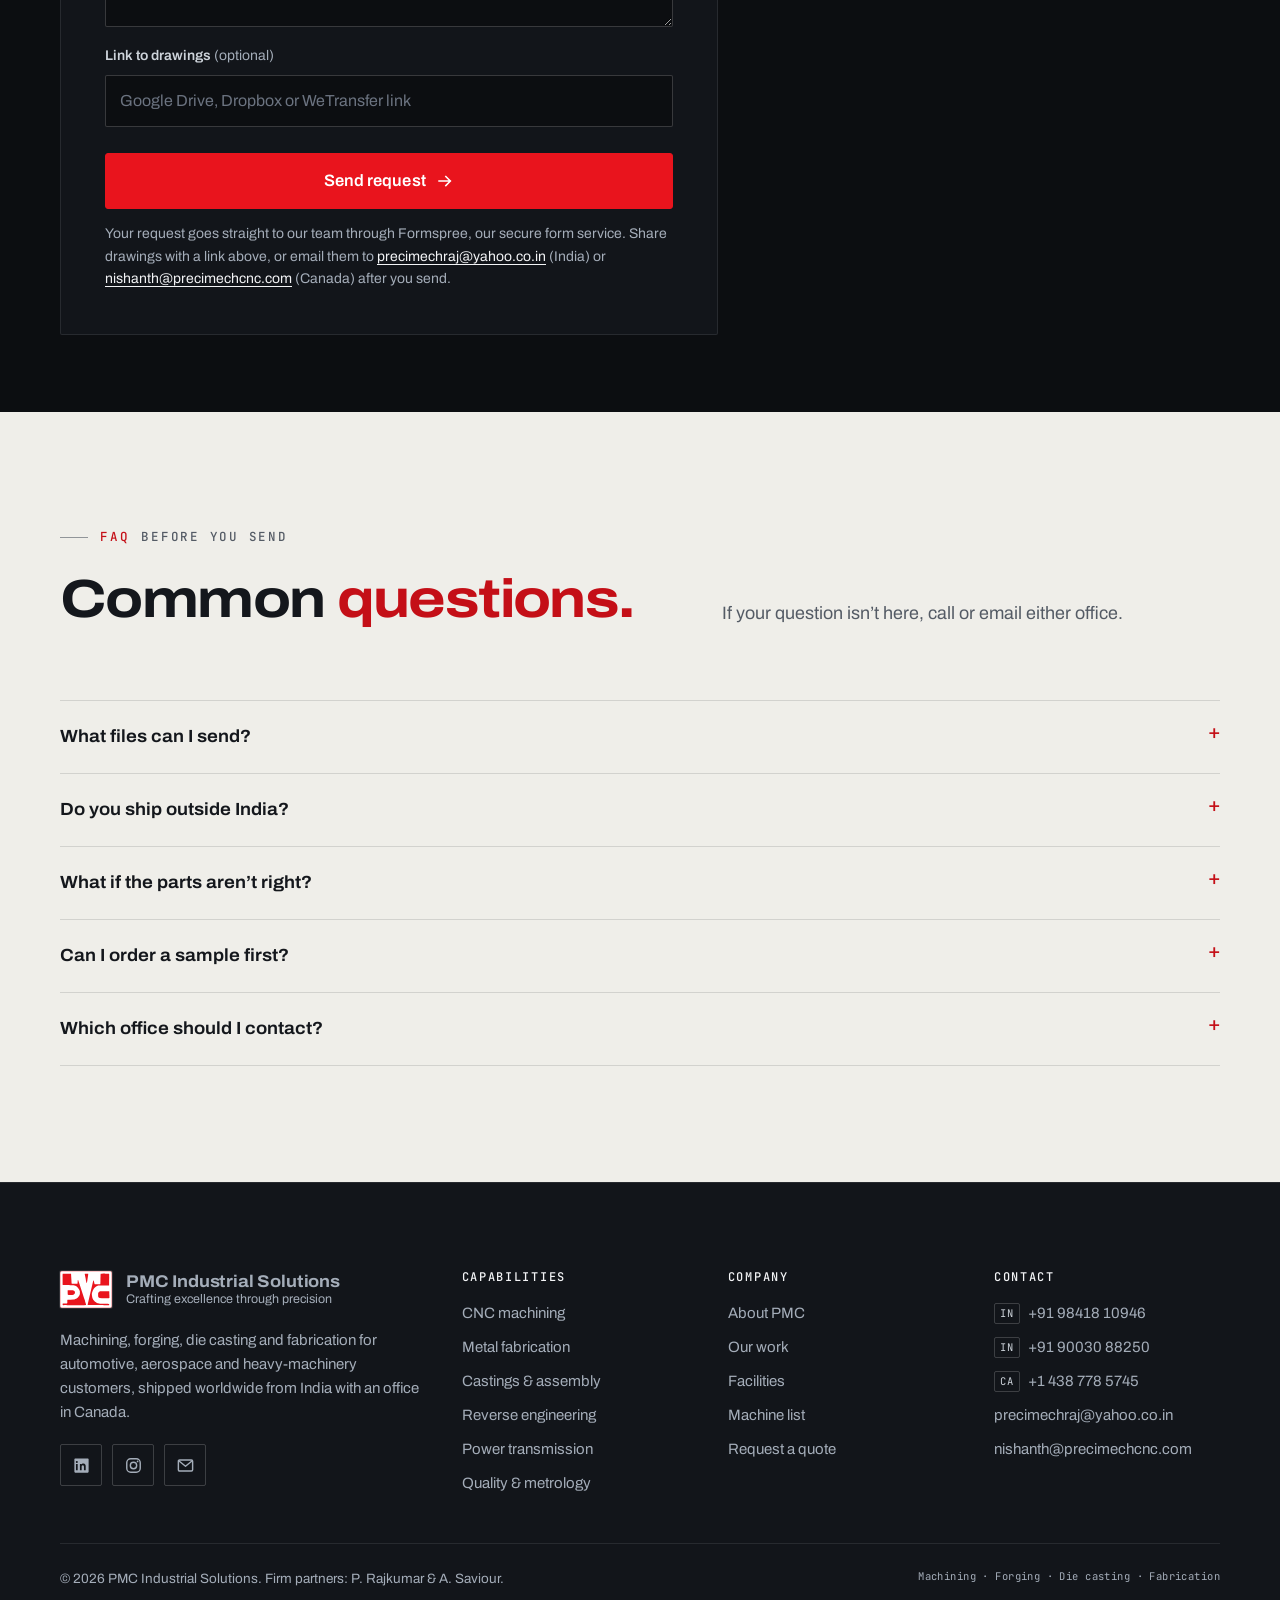
<file: contact.html>
<!doctype html>
<html lang="en">
<head>
<meta charset="utf-8">
<meta name="viewport" content="width=device-width, initial-scale=1">
<title>Request a Quote &amp; Contact | PMC Industrial Solutions</title>
<meta name="description" content="Request a quote for CNC machining, die casting, fabrication or assembly. Contact PMC Industrial Solutions&#x27; offices in India and Canada by phone or email.">
<meta name="robots" content="index, follow">
<link rel="canonical" href="https://precimechcnc.com/contact.html">
<meta name="theme-color" content="#0c0e11">
<meta property="og:type" content="website">
<meta property="og:site_name" content="PMC Industrial Solutions">
<meta property="og:title" content="Request a Quote &amp; Contact | PMC Industrial Solutions">
<meta property="og:description" content="Request a quote for CNC machining, die casting, fabrication or assembly. Contact PMC Industrial Solutions&#x27; offices in India and Canada by phone or email.">
<meta property="og:url" content="https://precimechcnc.com/contact.html">
<meta property="og:image" content="https://precimechcnc.com/assets/img/og-image.jpg">
<meta name="twitter:card" content="summary_large_image">
<link rel="icon" href="assets/img/favicon.svg" type="image/svg+xml">
<link rel="icon" href="assets/img/favicon-32.png" sizes="32x32" type="image/png">
<link rel="apple-touch-icon" href="assets/img/apple-touch-icon.png">
<link rel="preconnect" href="https://fonts.googleapis.com">
<link rel="preconnect" href="https://fonts.gstatic.com" crossorigin>
<link rel="stylesheet" href="https://fonts.googleapis.com/css2?family=Archivo:wdth,wght@62..125,300..800&family=JetBrains+Mono:wght@400;500&display=swap">
<link rel="stylesheet" href="assets/css/site.css?v=202611031213">
<script>document.documentElement.classList.add('js')</script>
</head>
<body>
<svg width="0" height="0" style="position:absolute" aria-hidden="true" focusable="false">
  <symbol id="i-arrow" viewBox="0 0 24 24"><path fill="none" stroke="currentColor" stroke-width="2" stroke-linecap="square" d="M4 12h15m-6-6 6 6-6 6"/></symbol>
  <symbol id="i-phone" viewBox="0 0 24 24"><path fill="none" stroke="currentColor" stroke-width="1.8" stroke-linejoin="round" d="M5 4h3.5l1.5 4-2 1.5a11 11 0 0 0 6.5 6.5l1.5-2 4 1.5V19a1.5 1.5 0 0 1-1.6 1.5A16 16 0 0 1 3.5 5.6 1.5 1.5 0 0 1 5 4Z"/></symbol>
  <symbol id="i-mail" viewBox="0 0 24 24"><g fill="none" stroke="currentColor" stroke-width="1.8" stroke-linejoin="round"><rect x="3" y="5" width="18" height="14" rx="1.5"/><path d="m3.5 6 8.5 7 8.5-7"/></g></symbol>
  <symbol id="i-linkedin" viewBox="0 0 24 24"><path fill="currentColor" fill-rule="evenodd" d="M4 3h16a1 1 0 0 1 1 1v16a1 1 0 0 1-1 1H4a1 1 0 0 1-1-1V4a1 1 0 0 1 1-1Zm3.2 7.2H5V18h2.2v-7.8ZM6.1 6.2a1.3 1.3 0 1 0 0 2.6 1.3 1.3 0 0 0 0-2.6Zm6 4H10V18h2.2v-4.1c0-1.1.2-2.1 1.5-2.1s1.4 1.2 1.4 2.2v4h2.2v-4.6c0-2.2-.5-3.9-3-3.9-1.2 0-2 .7-2.3 1.3v-1.1Z"/></symbol>
  <symbol id="i-instagram" viewBox="0 0 24 24"><g fill="none" stroke="currentColor" stroke-width="1.8"><rect x="3.5" y="3.5" width="17" height="17" rx="5"/><circle cx="12" cy="12" r="4"/></g><circle cx="17.2" cy="6.8" r="1.1" fill="currentColor"/></symbol>
  <symbol id="i-menu" viewBox="0 0 24 24"><path fill="none" stroke="currentColor" stroke-width="2" d="M3 7h18M3 12h18M3 17h18"/></symbol>
  <symbol id="i-close" viewBox="0 0 24 24"><path fill="none" stroke="currentColor" stroke-width="2" d="m5 5 14 14M19 5 5 19"/></symbol>
  <symbol id="i-play" viewBox="0 0 24 24"><path fill="currentColor" d="M7 4.5v15l13-7.5z"/></symbol>
  <symbol id="i-pause" viewBox="0 0 24 24"><path fill="currentColor" d="M6 4h4v16H6zm8 0h4v16h-4z"/></symbol>
  <symbol id="i-check" viewBox="0 0 24 24"><path fill="none" stroke="currentColor" stroke-width="2.2" d="m4 12.5 5 5L20 6.5"/></symbol>
  <symbol id="i-globe" viewBox="0 0 24 24"><g fill="none" stroke="currentColor" stroke-width="1.6"><circle cx="12" cy="12" r="9"/><path d="M3 12h18M12 3c2.6 2.8 3.9 5.8 3.9 9s-1.3 6.2-3.9 9c-2.6-2.8-3.9-5.8-3.9-9S9.4 5.8 12 3Z"/></g></symbol>
  <symbol id="i-upload" viewBox="0 0 24 24"><g fill="none" stroke="currentColor" stroke-width="1.8" stroke-linecap="round" stroke-linejoin="round"><path d="M12 15V4m-4.5 4.5L12 4l4.5 4.5"/><path d="M4 14v4.5A1.5 1.5 0 0 0 5.5 20h13a1.5 1.5 0 0 0 1.5-1.5V14"/></g></symbol>
  <symbol id="i-file" viewBox="0 0 24 24"><g fill="none" stroke="currentColor" stroke-width="1.7" stroke-linejoin="round"><path d="M6 3h8l4 4v14H6z"/><path d="M14 3v4h4"/></g></symbol>
  <symbol id="i-box" viewBox="0 0 24 24"><g fill="none" stroke="currentColor" stroke-width="1.8" stroke-linejoin="round"><path d="M3.5 7.5 12 3l8.5 4.5v9L12 21l-8.5-4.5z"/><path d="m3.5 7.5 8.5 4.5 8.5-4.5M12 12v9"/></g></symbol>
  <symbol id="i-chevron" viewBox="0 0 24 24"><path fill="none" stroke="currentColor" stroke-width="2" d="m9 5 7 7-7 7"/></symbol>
</svg>
<a class="skip-link" href="#main">Skip to content</a>
<div class="topbar">
  <div class="container topbar__inner">
    <p class="topbar__note"><svg class="i" aria-hidden="true"><use href="#i-globe"/></svg> Global shipping &middot; Offices in India &amp; Canada</p>
    <ul class="topbar__links">
      <li><a href="tel:+919841810946"><span class="topbar__cc">IN</span> +91 98418 10946</a></li>
      <li><a href="tel:+14387785745"><span class="topbar__cc">CA</span> +1 438 778 5745</a></li>
      <li><a class="topbar__icon" href="https://www.linkedin.com/company/pmc-industrial-solutions/" target="_blank" rel="noopener" aria-label="PMC on LinkedIn"><svg class="i" aria-hidden="true"><use href="#i-linkedin"/></svg></a></li>
      <li><a class="topbar__icon" href="https://www.instagram.com/precimechcnc/" target="_blank" rel="noopener" aria-label="PMC on Instagram"><svg class="i" aria-hidden="true"><use href="#i-instagram"/></svg></a></li>
    </ul>
  </div>
</div>
<header class="site-header" data-header>
  <div class="container site-header__inner">
    <a class="brand" href="index.html">
      <img class="brand__mark" src="assets/img/pmc-logo.svg" width="56" height="40" alt="">
      <span class="brand__text"><strong>PMC Industrial Solutions</strong><span>Crafting excellence through precision</span></span>
    </a>
    <button class="nav-toggle" type="button" aria-expanded="false" aria-controls="site-nav" data-nav-toggle>
      <svg class="i i--menu" aria-hidden="true"><use href="#i-menu"/></svg>
      <svg class="i i--close" aria-hidden="true"><use href="#i-close"/></svg>
      <span class="sr-only">Menu</span>
    </button>
    <nav class="nav" id="site-nav" aria-label="Main" data-nav>
      <ul class="nav__list">
        <li><a href="capabilities.html" data-nav="capabilities">Capabilities</a></li>
        <li><a href="work.html" data-nav="work">Our Work</a></li>
        <li><a href="facilities.html" data-nav="facilities">Facilities</a></li>
        <li><a href="index.html#about" data-nav="about">About</a></li>
        <li><a href="contact.html" data-nav="contact" aria-current="page">Contact</a></li>
      </ul>
      <a class="btn btn--red nav__cta" href="contact.html#rfq">Request a quote <svg class="i" aria-hidden="true"><use href="#i-arrow"/></svg></a>
      <div class="nav__contact">
        <a href="tel:+919841810946"><span class="topbar__cc">IN</span> +91 98418 10946</a>
        <a href="tel:+14387785745"><span class="topbar__cc">CA</span> +1 438 778 5745</a>
      </div>
    </nav>
  </div>
</header>

<main id="main">
  <section class="page-hero">
    <div class="page-hero__media" aria-hidden="true"><img src="assets/img/work/machined-links-800.webp" srcset="assets/img/work/machined-links-800.webp 800w, assets/img/work/machined-links-1800.webp 1800w" sizes="100vw" width="800" height="600" alt="" fetchpriority="high" decoding="async"></div>
    <div class="container">
      <ol class="crumbs"><li><a href="index.html">Home</a></li><li>Contact</li></ol>
      <h1 class="h1">Let&rsquo;s make <em>your part.</em></h1>
      <p class="lede">Send us a drawing and a few details and we&rsquo;ll reply with price and lead time. Prefer to talk? Call either office directly.</p>
    </div>
  </section>

  <section class="section section--tight" aria-label="Request a quote and contact details">
    <div class="container contact">
      <form class="rfq" id="rfq" data-rfq action="https://formspree.io/f/xljjplew" method="POST" enctype="multipart/form-data" data-endpoint="https://formspree.io/f/xljjplew" data-endpoint-canada="">
        <div class="rfq__body" data-rfq-body>
        <div class="rfq__head">
          <p class="eyebrow"><span>RFQ</span> Request for quote</p>
          <h2 class="h2">Request a quote</h2>
          <p>Fields marked <span aria-hidden="true">*</span><span class="sr-only">with an asterisk</span> are required. Everything else helps us quote faster.</p>
        </div>
        <div class="fields">
          <div class="field">
            <label for="f-name">Your name *</label>
            <input id="f-name" name="name" type="text" autocomplete="name" required>
          </div>
          <div class="field">
            <label for="f-company">Company <span class="opt">(optional)</span></label>
            <input id="f-company" name="company" type="text" autocomplete="organization">
          </div>
          <div class="field">
            <label for="f-email">Email *</label>
            <input id="f-email" name="email" type="email" autocomplete="email" required>
          </div>
          <div class="field">
            <label for="f-phone">Phone <span class="opt">(optional)</span></label>
            <input id="f-phone" name="phone" type="tel" autocomplete="tel">
          </div>
          <div class="field">
            <label for="f-country">Ship to</label>
            <select id="f-country" name="country" autocomplete="country-name">
              <option>India</option>
              <option>Canada</option>
              <option>United States</option>
              <option>Mexico</option>
              <option>United Kingdom</option>
              <option>Europe</option>
              <option>Middle East</option>
              <option>Asia-Pacific</option>
              <option>Other</option>
            </select>
          </div>
          <fieldset class="field">
            <legend>Send to</legend>
            <div class="choice-row">
              <label class="choice"><input type="radio" name="office" value="india" checked><span>India office</span></label>
              <label class="choice"><input type="radio" name="office" value="canada"><span>Canada office</span></label>
            </div>
          </fieldset>
          <div class="field field--full">
            <label for="f-service">Service</label>
            <select id="f-service" name="service">
              <option value="High-precision CNC machining" data-slug="cnc-machining">High-precision CNC machining</option>
              <option value="Custom metal fabrication &amp; assembly" data-slug="fabrication">Custom metal fabrication &amp; assembly</option>
              <option value="Castings: design, manufacture &amp; assembly" data-slug="castings">Castings: design, manufacture &amp; assembly</option>
              <option value="Refurbishment &amp; reverse engineering" data-slug="reverse-engineering">Refurbishment &amp; reverse engineering</option>
              <option value="Power transmission &amp; motion components" data-slug="power-transmission">Power transmission &amp; motion components</option>
              <option value="Tools, holders &amp; vises" data-slug="tooling">Tools, holders &amp; vises</option>
              <option value="Grinding, surface finishing &amp; treatments" data-slug="finishing">Grinding, surface finishing &amp; treatments</option>
              <option value="Quality assurance &amp; metrology" data-slug="quality">Quality assurance &amp; metrology</option>
              <option value="Robotics &amp; automation project" data-slug="robotics">Robotics &amp; automation project</option>
              <option value="Not sure / several services" data-slug="other">Not sure / several services</option>
            </select>
          </div>
          <div class="field">
            <label for="f-material">Material <span class="opt">(optional)</span></label>
            <input id="f-material" name="material" type="text" placeholder="e.g. Al 6061-T6, SS304, EN8">
          </div>
          <div class="field">
            <label for="f-qty">Quantity <span class="opt">(optional)</span></label>
            <input id="f-qty" name="quantity" type="text" placeholder="e.g. 5 prototypes, then 500 / month">
          </div>
          <div class="field">
            <label for="f-date">Required by <span class="opt">(optional)</span></label>
            <input id="f-date" name="deadline" type="date">
          </div>
          <div class="field field--full">
            <label for="f-details">Project details *</label>
            <textarea id="f-details" name="details" required placeholder="What is the part, what does it do, and anything we should know about tolerances, finish or inspection?"></textarea>
          </div>
          <div class="field field--full">
            <label for="f-link">Link to drawings <span class="opt">(optional)</span></label>
            <input id="f-link" name="drawing_link" type="text" inputmode="url" autocomplete="off" placeholder="Google Drive, Dropbox or WeTransfer link">
          </div>
          
          <div class="hp" aria-hidden="true"><label for="f-gotcha">Leave this empty</label><input id="f-gotcha" type="text" name="_gotcha" tabindex="-1" autocomplete="off"></div>
        </div>
        <div class="rfq__foot">
          <button class="btn btn--red btn--lg" type="submit" data-rfq-submit><span data-rfq-label>Open email with my request</span> <svg class="i" aria-hidden="true"><use href="#i-arrow"/></svg></button>
          <div class="progress" data-rfq-progress hidden><div class="progress__bar"><span data-rfq-progress-bar></span></div><p class="progress__text" data-rfq-progress-text aria-live="polite">Uploading&hellip;</p></div>
          <p class="rfq__note rfq__note--email">This opens your email app with your request filled in. Attach your drawings (PDF, DXF, STEP or IGES) before you press send.</p>
          <p class="rfq__note rfq__note--upload">Your request and files go straight to our team through Formspree, our secure form service. Large files can take a minute on slower connections.</p>
          <p class="rfq__note rfq__note--noupload">Your request goes straight to our team through Formspree, our secure form service. Share drawings with a link above, or email them to <a href="mailto:precimechraj@yahoo.co.in">precimechraj@yahoo.co.in</a> (India) or <a href="mailto:nishanth@precimechcnc.com">nishanth@precimechcnc.com</a> (Canada) after you send.</p>
          <p class="rfq__error" data-rfq-error role="alert" hidden></p>
        </div>
        <div class="rfq__result" data-rfq-result role="status" hidden>
          <p><strong>Your email app should open now.</strong> If nothing happened, copy the request below and email it to <a data-rfq-address href="mailto:precimechraj@yahoo.co.in">precimechraj@yahoo.co.in</a>.</p>
          <pre data-rfq-preview></pre>
          <div class="btn-row"><button class="btn btn--ghost" type="button" data-rfq-copy>Copy request</button></div>
        </div>
        </div>
        <div class="rfq__done" data-rfq-done tabindex="-1" hidden>
          <span class="rfq__done-icon" aria-hidden="true"><svg class="i"><use href="#i-check"/></svg></span>
          <h2 class="h3">Request received</h2>
          <p data-rfq-done-msg></p>
          <div class="btn-row"><button class="btn btn--ghost" type="button" data-rfq-again>Send another request</button></div>
        </div>
      </form>

      <aside class="aside" aria-label="Contact details">
        <div class="aside-card">
          <h2>India office</h2>
          <ul class="people">
            <li><span>Rajkumar Pushpanathan</span><a href="tel:+919841810946">+91 98418 10946</a></li>
            <li><span>Charlus Saviour</span><a href="tel:+919003088250">+91 90030 88250</a></li>
          </ul>
          <a class="office__mail" href="mailto:precimechraj@yahoo.co.in"><svg class="i" aria-hidden="true"><use href="#i-mail"/></svg> precimechraj@yahoo.co.in</a>
        </div>
        <div class="aside-card">
          <h2>Canada office</h2>
          <ul class="people">
            <li><span>Nishanth Rajkumar</span><a href="tel:+14387785745">+1 438 778 5745</a></li>
          </ul>
          <a class="office__mail" href="mailto:nishanth@precimechcnc.com"><svg class="i" aria-hidden="true"><use href="#i-mail"/></svg> nishanth@precimechcnc.com</a>
        </div>
        <div class="aside-card">
          <h2>What to include</h2>
          <ul class="ticks">
            <li>Drawing or 3D model (PDF, DXF, STEP or IGES)</li>
            <li>Material and grade</li>
            <li>Quantity, plus expected annual volume</li>
            <li>Finish or surface treatment</li>
            <li>Target delivery date</li>
          </ul>
        </div>
        <div class="aside-card">
          <h2>Follow our work</h2>
          <ul class="social">
            <li><a href="https://www.linkedin.com/company/pmc-industrial-solutions/" target="_blank" rel="noopener" aria-label="PMC on LinkedIn"><svg class="i" aria-hidden="true"><use href="#i-linkedin"/></svg></a></li>
            <li><a href="https://www.instagram.com/precimechcnc/" target="_blank" rel="noopener" aria-label="PMC on Instagram"><svg class="i" aria-hidden="true"><use href="#i-instagram"/></svg></a></li>
          </ul>
        </div>
      </aside>
    </div>
  </section>

  <section class="section section--paper" aria-labelledby="faq-title">
    <div class="container">
      <div class="sec-head sec-head--split">
        <p class="eyebrow"><span>FAQ</span> Before you send</p>
        <h2 class="h2" id="faq-title">Common <em>questions.</em></h2>
        <p class="lede">If your question isn&rsquo;t here, call or email either office.</p>
      </div>
      <div class="faq">
        <details>
          <summary>What files can I send?</summary>
          <p>PDF drawings, 3D models in STEP or IGES, 2D DXF or DWG files, STLs, photos, or a ZIP of everything. If you only have a sample part or a sketch, send photos with the key dimensions. Reverse engineering from samples is one of our services.</p>
        </details>
        <details>
          <summary>Do you ship outside India?</summary>
          <p>Yes. We ship custom parts and assemblies worldwide, and our Canada office supports customers across North America.</p>
        </details>
        <details>
          <summary>What if the parts aren&rsquo;t right?</summary>
          <p>Every order is quality-checked before it ships. If you&rsquo;re not fully satisfied with the result, we offer a complete refund or accept PO rejection.</p>
        </details>
        <details>
          <summary>Can I order a sample first?</summary>
          <p>Yes. We encourage a sample order so you can judge our quality and precision before committing to a production run.</p>
        </details>
        <details>
          <summary>Which office should I contact?</summary>
          <p>Customers in Canada and the United States can start with our Canada office. Customers everywhere else can contact our India office directly. The form above picks the office from your shipping location, and you can change it.</p>
        </details>
      </div>
    </div>
  </section>
</main>
<footer class="site-footer">
  <div class="container">
    <div class="site-footer__top">
      <div class="site-footer__brand">
        <a class="brand" href="index.html">
          <img class="brand__mark" src="assets/img/pmc-logo.svg" width="56" height="40" alt="">
          <span class="brand__text"><strong>PMC Industrial Solutions</strong><span>Crafting excellence through precision</span></span>
        </a>
        <p>Machining, forging, die casting and fabrication for automotive, aerospace and heavy-machinery customers, shipped worldwide from India with an office in Canada.</p>
        <ul class="social">
          <li><a href="https://www.linkedin.com/company/pmc-industrial-solutions/" target="_blank" rel="noopener" aria-label="PMC on LinkedIn"><svg class="i" aria-hidden="true"><use href="#i-linkedin"/></svg></a></li>
          <li><a href="https://www.instagram.com/precimechcnc/" target="_blank" rel="noopener" aria-label="PMC on Instagram"><svg class="i" aria-hidden="true"><use href="#i-instagram"/></svg></a></li>
          <li><a href="mailto:precimechraj@yahoo.co.in" aria-label="Email PMC"><svg class="i" aria-hidden="true"><use href="#i-mail"/></svg></a></li>
        </ul>
      </div>
      <nav class="site-footer__col" aria-label="Capabilities">
        <h2>Capabilities</h2>
        <ul>
          <li><a href="capabilities.html#cnc-machining">CNC machining</a></li>
          <li><a href="capabilities.html#fabrication">Metal fabrication</a></li>
          <li><a href="capabilities.html#castings">Castings &amp; assembly</a></li>
          <li><a href="capabilities.html#reverse-engineering">Reverse engineering</a></li>
          <li><a href="capabilities.html#power-transmission">Power transmission</a></li>
          <li><a href="capabilities.html#quality">Quality &amp; metrology</a></li>
        </ul>
      </nav>
      <nav class="site-footer__col" aria-label="Company">
        <h2>Company</h2>
        <ul>
          <li><a href="index.html#about">About PMC</a></li>
          <li><a href="work.html">Our work</a></li>
          <li><a href="facilities.html">Facilities</a></li>
          <li><a href="facilities.html#machines">Machine list</a></li>
          <li><a href="contact.html#rfq">Request a quote</a></li>
        </ul>
      </nav>
      <div class="site-footer__col">
        <h2>Contact</h2>
        <ul class="site-footer__contact">
          <li><span class="topbar__cc">IN</span> <a href="tel:+919841810946">+91 98418 10946</a></li>
          <li><span class="topbar__cc">IN</span> <a href="tel:+919003088250">+91 90030 88250</a></li>
          <li><span class="topbar__cc">CA</span> <a href="tel:+14387785745">+1 438 778 5745</a></li>
          <li><a href="mailto:precimechraj@yahoo.co.in">precimechraj@yahoo.co.in</a></li>
          <li><a href="mailto:nishanth@precimechcnc.com">nishanth@precimechcnc.com</a></li>
        </ul>
      </div>
    </div>
    <div class="site-footer__bottom">
      <p>&copy; 2026 PMC Industrial Solutions. Firm partners: P. Rajkumar &amp; A. Saviour.</p>
      <p class="mono">Machining &middot; Forging &middot; Die casting &middot; Fabrication</p>
    </div>
  </div>
</footer>
<div class="lightbox" data-lightbox hidden>
  <div class="lightbox__backdrop" data-lightbox-close></div>
  <figure class="lightbox__figure" role="dialog" aria-modal="true" aria-label="Image viewer">
    <img alt="" data-lightbox-img>
    <figcaption data-lightbox-caption></figcaption>
  </figure>
  <button class="lightbox__btn lightbox__close" type="button" data-lightbox-close aria-label="Close"><svg class="i" aria-hidden="true"><use href="#i-close"/></svg></button>
  <button class="lightbox__btn lightbox__prev" type="button" data-lightbox-prev aria-label="Previous image"><svg class="i" aria-hidden="true"><use href="#i-chevron"/></svg></button>
  <button class="lightbox__btn lightbox__next" type="button" data-lightbox-next aria-label="Next image"><svg class="i" aria-hidden="true"><use href="#i-chevron"/></svg></button>
</div>
<script src="assets/js/site.js?v=202611031213" defer></script>
</body>
</html>
</file>
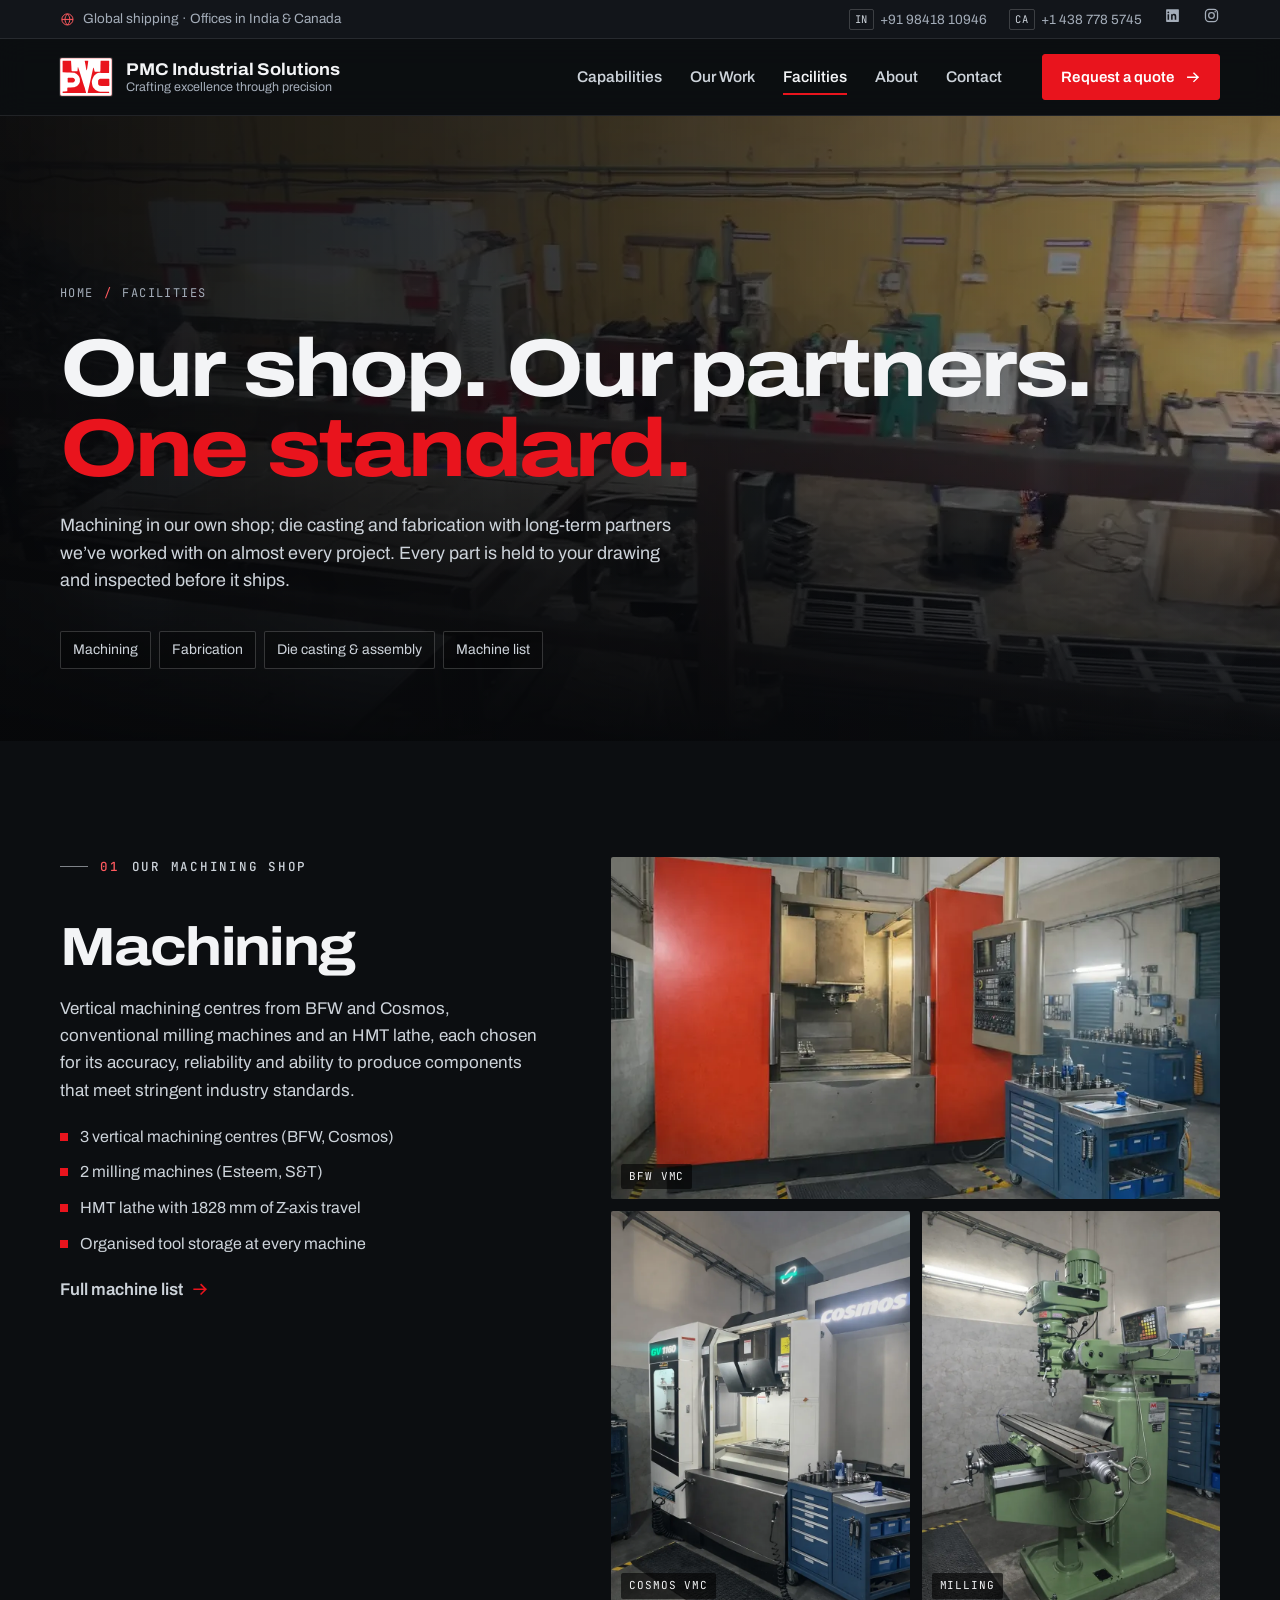
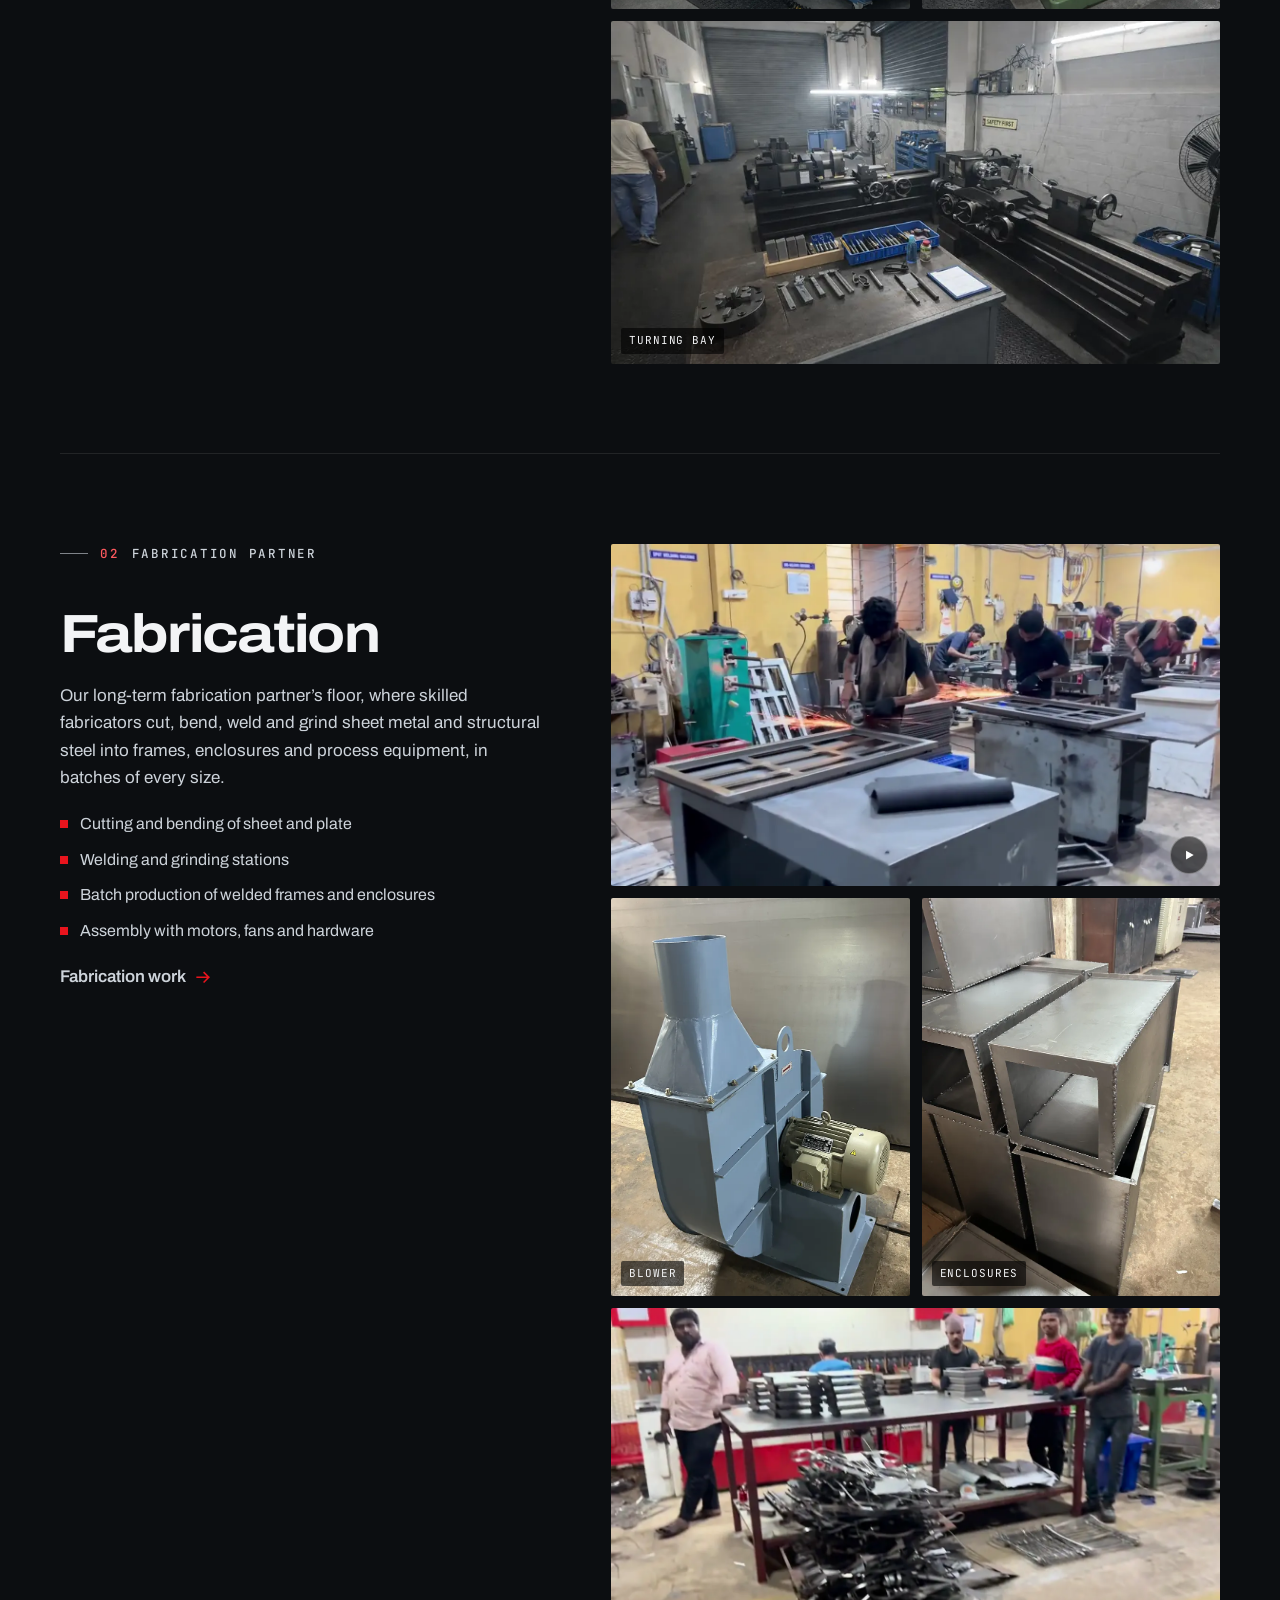
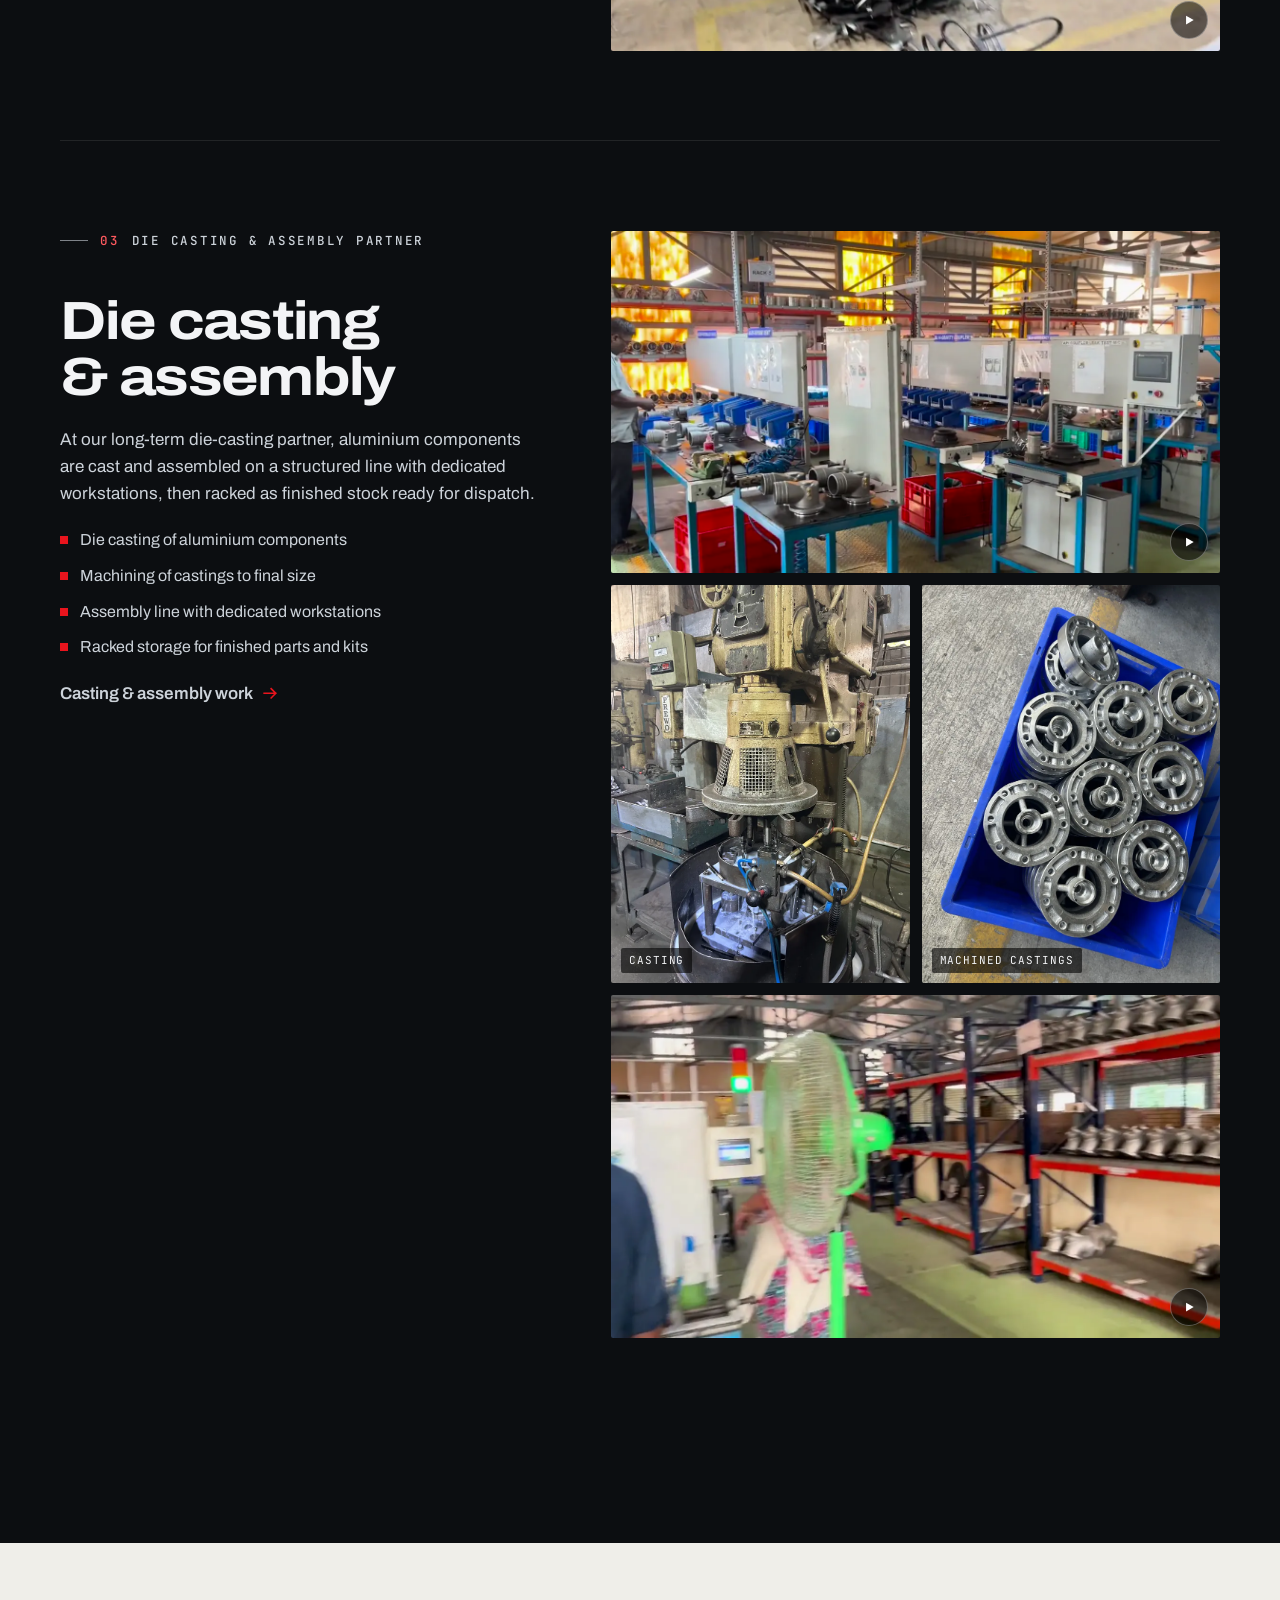
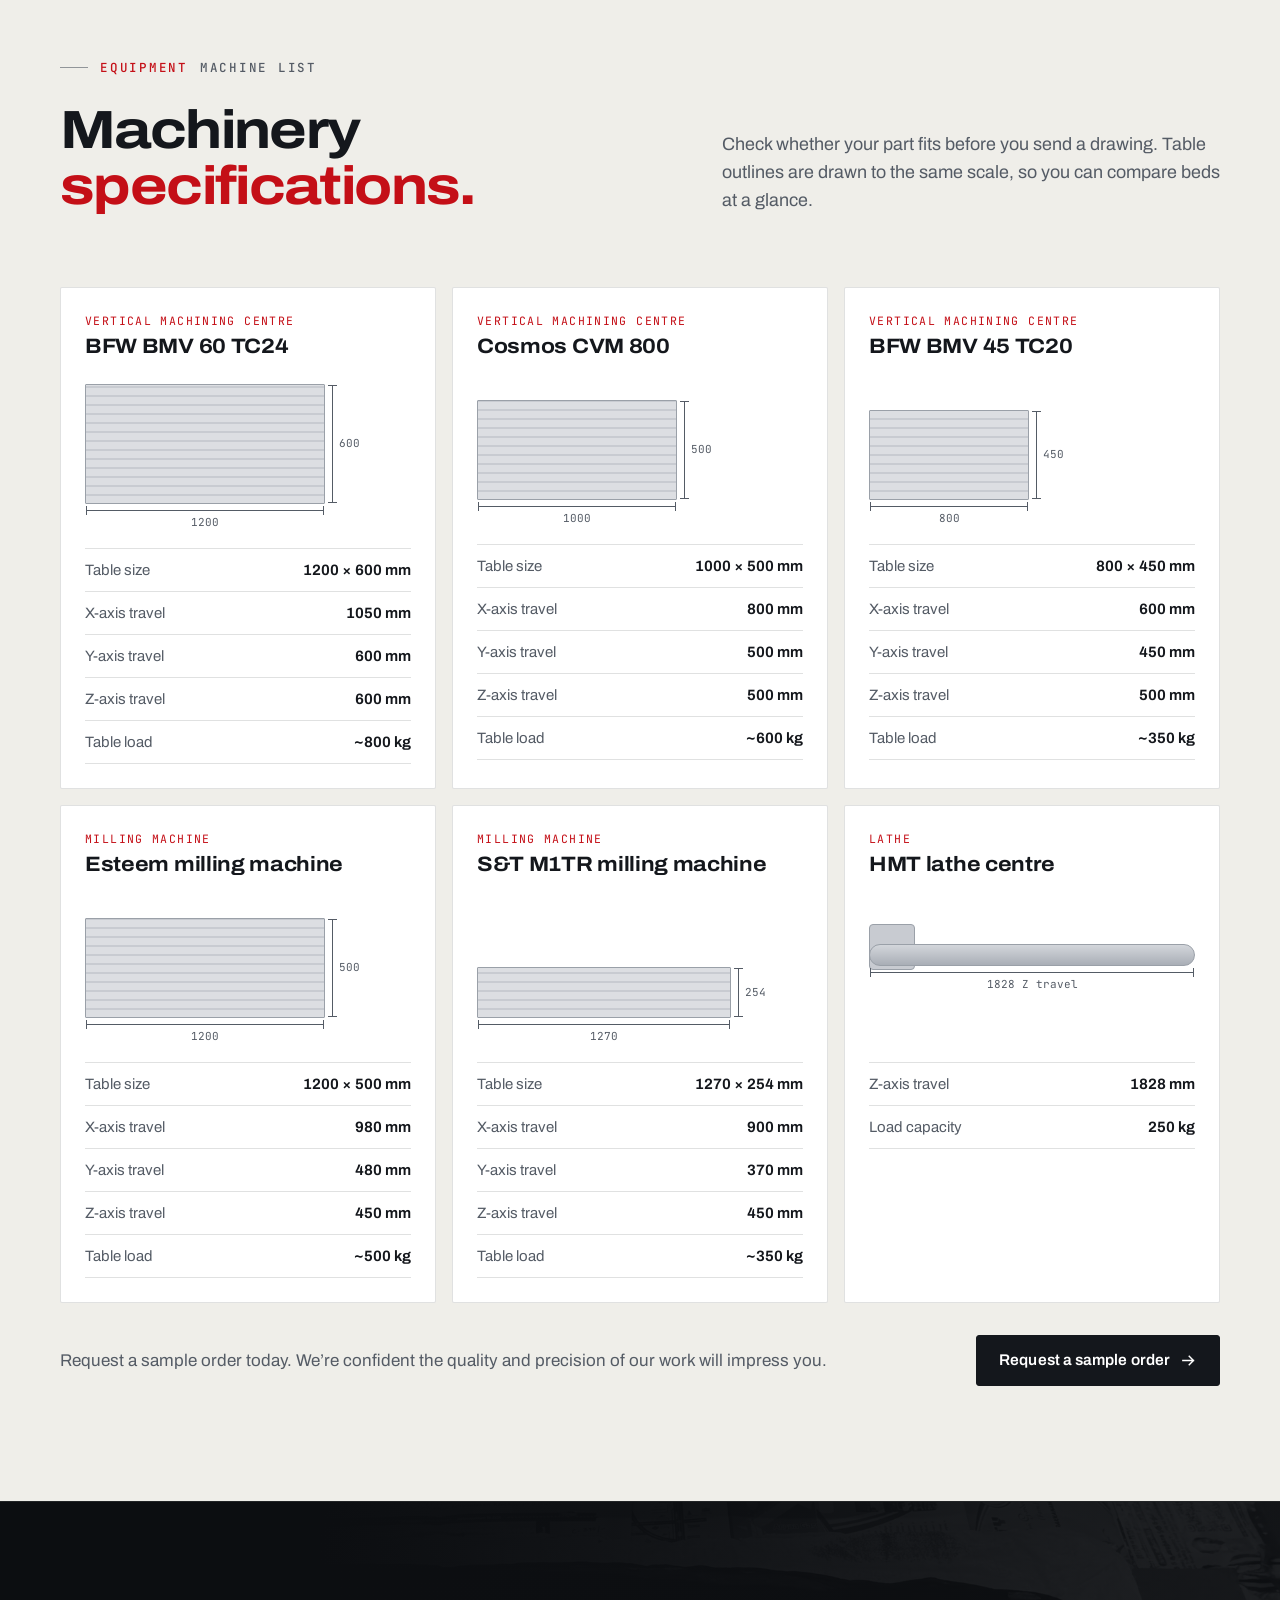
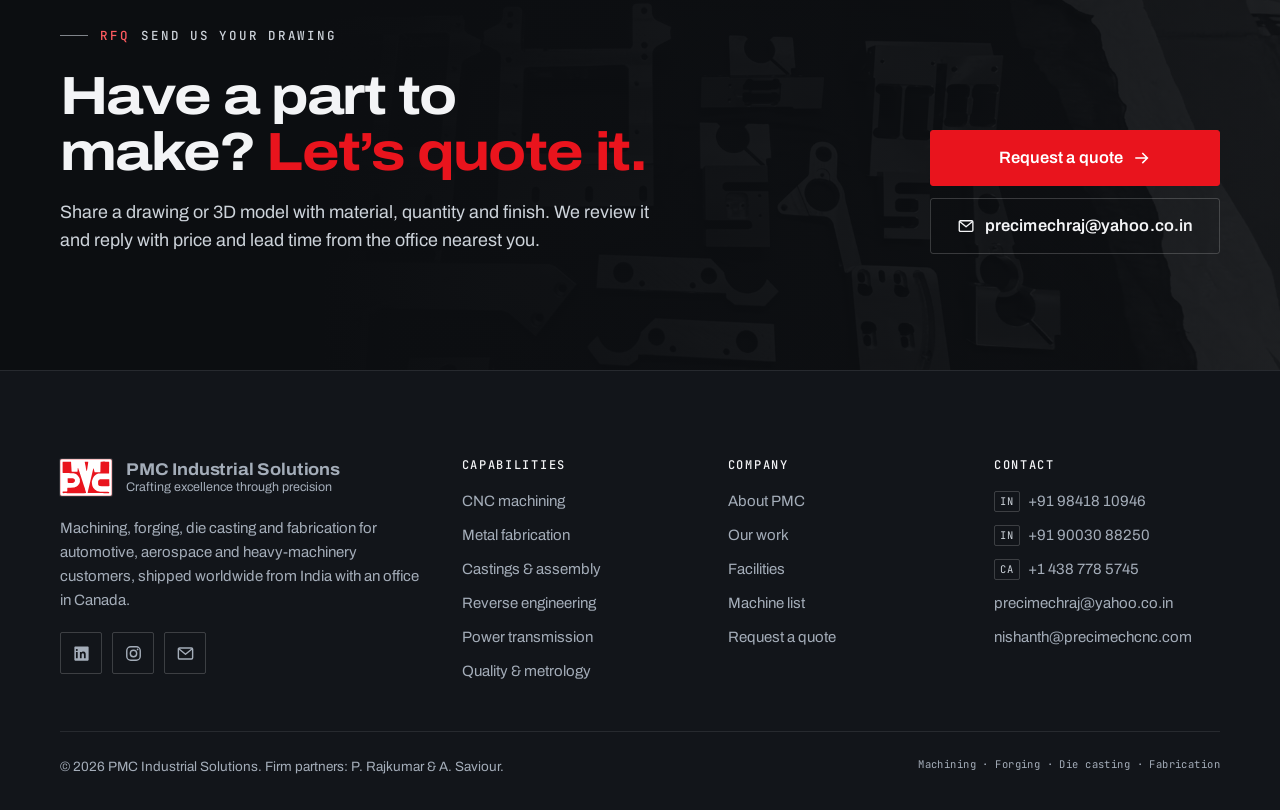
<file: facilities.html>
<!doctype html>
<html lang="en">
<head>
<meta charset="utf-8">
<meta name="viewport" content="width=device-width, initial-scale=1">
<title>Facilities &amp; Machine List | Machining, Fabrication, Die Casting | PMC Industrial Solutions</title>
<meta name="description" content="PMC Industrial Solutions&#x27; own machining shop and full machine list (BFW and Cosmos VMCs, Esteem and S&amp;T milling machines, an HMT lathe), plus the die-casting and fabrication partners we work with.">
<meta name="robots" content="index, follow">
<link rel="canonical" href="https://precimechcnc.com/facilities.html">
<meta name="theme-color" content="#0c0e11">
<meta property="og:type" content="website">
<meta property="og:site_name" content="PMC Industrial Solutions">
<meta property="og:title" content="Facilities &amp; Machine List | Machining, Fabrication, Die Casting | PMC Industrial Solutions">
<meta property="og:description" content="PMC Industrial Solutions&#x27; own machining shop and full machine list (BFW and Cosmos VMCs, Esteem and S&amp;T milling machines, an HMT lathe), plus the die-casting and fabrication partners we work with.">
<meta property="og:url" content="https://precimechcnc.com/facilities.html">
<meta property="og:image" content="https://precimechcnc.com/assets/img/og-image.jpg">
<meta name="twitter:card" content="summary_large_image">
<link rel="icon" href="assets/img/favicon.svg" type="image/svg+xml">
<link rel="icon" href="assets/img/favicon-32.png" sizes="32x32" type="image/png">
<link rel="apple-touch-icon" href="assets/img/apple-touch-icon.png">
<link rel="preconnect" href="https://fonts.googleapis.com">
<link rel="preconnect" href="https://fonts.gstatic.com" crossorigin>
<link rel="stylesheet" href="https://fonts.googleapis.com/css2?family=Archivo:wdth,wght@62..125,300..800&family=JetBrains+Mono:wght@400;500&display=swap">
<link rel="stylesheet" href="assets/css/site.css?v=202611031213">
<script>document.documentElement.classList.add('js')</script>
</head>
<body>
<svg width="0" height="0" style="position:absolute" aria-hidden="true" focusable="false">
  <symbol id="i-arrow" viewBox="0 0 24 24"><path fill="none" stroke="currentColor" stroke-width="2" stroke-linecap="square" d="M4 12h15m-6-6 6 6-6 6"/></symbol>
  <symbol id="i-phone" viewBox="0 0 24 24"><path fill="none" stroke="currentColor" stroke-width="1.8" stroke-linejoin="round" d="M5 4h3.5l1.5 4-2 1.5a11 11 0 0 0 6.5 6.5l1.5-2 4 1.5V19a1.5 1.5 0 0 1-1.6 1.5A16 16 0 0 1 3.5 5.6 1.5 1.5 0 0 1 5 4Z"/></symbol>
  <symbol id="i-mail" viewBox="0 0 24 24"><g fill="none" stroke="currentColor" stroke-width="1.8" stroke-linejoin="round"><rect x="3" y="5" width="18" height="14" rx="1.5"/><path d="m3.5 6 8.5 7 8.5-7"/></g></symbol>
  <symbol id="i-linkedin" viewBox="0 0 24 24"><path fill="currentColor" fill-rule="evenodd" d="M4 3h16a1 1 0 0 1 1 1v16a1 1 0 0 1-1 1H4a1 1 0 0 1-1-1V4a1 1 0 0 1 1-1Zm3.2 7.2H5V18h2.2v-7.8ZM6.1 6.2a1.3 1.3 0 1 0 0 2.6 1.3 1.3 0 0 0 0-2.6Zm6 4H10V18h2.2v-4.1c0-1.1.2-2.1 1.5-2.1s1.4 1.2 1.4 2.2v4h2.2v-4.6c0-2.2-.5-3.9-3-3.9-1.2 0-2 .7-2.3 1.3v-1.1Z"/></symbol>
  <symbol id="i-instagram" viewBox="0 0 24 24"><g fill="none" stroke="currentColor" stroke-width="1.8"><rect x="3.5" y="3.5" width="17" height="17" rx="5"/><circle cx="12" cy="12" r="4"/></g><circle cx="17.2" cy="6.8" r="1.1" fill="currentColor"/></symbol>
  <symbol id="i-menu" viewBox="0 0 24 24"><path fill="none" stroke="currentColor" stroke-width="2" d="M3 7h18M3 12h18M3 17h18"/></symbol>
  <symbol id="i-close" viewBox="0 0 24 24"><path fill="none" stroke="currentColor" stroke-width="2" d="m5 5 14 14M19 5 5 19"/></symbol>
  <symbol id="i-play" viewBox="0 0 24 24"><path fill="currentColor" d="M7 4.5v15l13-7.5z"/></symbol>
  <symbol id="i-pause" viewBox="0 0 24 24"><path fill="currentColor" d="M6 4h4v16H6zm8 0h4v16h-4z"/></symbol>
  <symbol id="i-check" viewBox="0 0 24 24"><path fill="none" stroke="currentColor" stroke-width="2.2" d="m4 12.5 5 5L20 6.5"/></symbol>
  <symbol id="i-globe" viewBox="0 0 24 24"><g fill="none" stroke="currentColor" stroke-width="1.6"><circle cx="12" cy="12" r="9"/><path d="M3 12h18M12 3c2.6 2.8 3.9 5.8 3.9 9s-1.3 6.2-3.9 9c-2.6-2.8-3.9-5.8-3.9-9S9.4 5.8 12 3Z"/></g></symbol>
  <symbol id="i-upload" viewBox="0 0 24 24"><g fill="none" stroke="currentColor" stroke-width="1.8" stroke-linecap="round" stroke-linejoin="round"><path d="M12 15V4m-4.5 4.5L12 4l4.5 4.5"/><path d="M4 14v4.5A1.5 1.5 0 0 0 5.5 20h13a1.5 1.5 0 0 0 1.5-1.5V14"/></g></symbol>
  <symbol id="i-file" viewBox="0 0 24 24"><g fill="none" stroke="currentColor" stroke-width="1.7" stroke-linejoin="round"><path d="M6 3h8l4 4v14H6z"/><path d="M14 3v4h4"/></g></symbol>
  <symbol id="i-box" viewBox="0 0 24 24"><g fill="none" stroke="currentColor" stroke-width="1.8" stroke-linejoin="round"><path d="M3.5 7.5 12 3l8.5 4.5v9L12 21l-8.5-4.5z"/><path d="m3.5 7.5 8.5 4.5 8.5-4.5M12 12v9"/></g></symbol>
  <symbol id="i-chevron" viewBox="0 0 24 24"><path fill="none" stroke="currentColor" stroke-width="2" d="m9 5 7 7-7 7"/></symbol>
</svg>
<a class="skip-link" href="#main">Skip to content</a>
<div class="topbar">
  <div class="container topbar__inner">
    <p class="topbar__note"><svg class="i" aria-hidden="true"><use href="#i-globe"/></svg> Global shipping &middot; Offices in India &amp; Canada</p>
    <ul class="topbar__links">
      <li><a href="tel:+919841810946"><span class="topbar__cc">IN</span> +91 98418 10946</a></li>
      <li><a href="tel:+14387785745"><span class="topbar__cc">CA</span> +1 438 778 5745</a></li>
      <li><a class="topbar__icon" href="https://www.linkedin.com/company/pmc-industrial-solutions/" target="_blank" rel="noopener" aria-label="PMC on LinkedIn"><svg class="i" aria-hidden="true"><use href="#i-linkedin"/></svg></a></li>
      <li><a class="topbar__icon" href="https://www.instagram.com/precimechcnc/" target="_blank" rel="noopener" aria-label="PMC on Instagram"><svg class="i" aria-hidden="true"><use href="#i-instagram"/></svg></a></li>
    </ul>
  </div>
</div>
<header class="site-header" data-header>
  <div class="container site-header__inner">
    <a class="brand" href="index.html">
      <img class="brand__mark" src="assets/img/pmc-logo.svg" width="56" height="40" alt="">
      <span class="brand__text"><strong>PMC Industrial Solutions</strong><span>Crafting excellence through precision</span></span>
    </a>
    <button class="nav-toggle" type="button" aria-expanded="false" aria-controls="site-nav" data-nav-toggle>
      <svg class="i i--menu" aria-hidden="true"><use href="#i-menu"/></svg>
      <svg class="i i--close" aria-hidden="true"><use href="#i-close"/></svg>
      <span class="sr-only">Menu</span>
    </button>
    <nav class="nav" id="site-nav" aria-label="Main" data-nav>
      <ul class="nav__list">
        <li><a href="capabilities.html" data-nav="capabilities">Capabilities</a></li>
        <li><a href="work.html" data-nav="work">Our Work</a></li>
        <li><a href="facilities.html" data-nav="facilities" aria-current="page">Facilities</a></li>
        <li><a href="index.html#about" data-nav="about">About</a></li>
        <li><a href="contact.html" data-nav="contact">Contact</a></li>
      </ul>
      <a class="btn btn--red nav__cta" href="contact.html#rfq">Request a quote <svg class="i" aria-hidden="true"><use href="#i-arrow"/></svg></a>
      <div class="nav__contact">
        <a href="tel:+919841810946"><span class="topbar__cc">IN</span> +91 98418 10946</a>
        <a href="tel:+14387785745"><span class="topbar__cc">CA</span> +1 438 778 5745</a>
      </div>
    </nav>
  </div>
</header>

<main id="main">
  <section class="page-hero">
    <div class="page-hero__media" aria-hidden="true">
      <video data-autoplay muted loop playsinline preload="metadata" poster="assets/video/fab-floor.webp"><source src="assets/video/fab-floor.mp4" type="video/mp4"></video>
    </div>
    <div class="container">
      <ol class="crumbs"><li><a href="index.html">Home</a></li><li>Facilities</li></ol>
      <h1 class="h1">Our shop. Our partners. <em>One standard.</em></h1>
      <p class="lede">Machining in our own shop; die casting and fabrication with long-term partners we&rsquo;ve worked with on almost every project. Every part is held to your drawing and inspected before it ships.</p>
      <nav class="page-hero__jump" aria-label="Jump to a facility">
        <a href="#machining">Machining</a>
        <a href="#fabrication">Fabrication</a>
        <a href="#die-casting">Die casting &amp; assembly</a>
        <a href="#machines">Machine list</a>
      </nav>
    </div>
  </section>

  <section class="section" aria-label="Facilities">
    <div class="container">
      <article class="facility" id="machining">
        <div class="facility__copy">
          <p class="eyebrow"><span>01</span> Our machining shop</p>
          <h2 class="h2">Machining</h2>
          <p>Vertical machining centres from BFW and Cosmos, conventional milling machines and an HMT lathe, each chosen for its accuracy, reliability and ability to produce components that meet stringent industry standards.</p>
          <ul class="ticks">
            <li>3 vertical machining centres (BFW, Cosmos)</li>
            <li>2 milling machines (Esteem, S&amp;T)</li>
            <li>HMT lathe with 1828 mm of Z-axis travel</li>
            <li>Organised tool storage at every machine</li>
          </ul>
          <p><a class="link-arrow" href="#machines">Full machine list <svg class="i" aria-hidden="true"><use href="#i-arrow"/></svg></a></p>
        </div>
        <div class="facility__media">
          <figure class="wide"><img src="assets/img/facility/vmc-bfw-800.webp" srcset="assets/img/facility/vmc-bfw-800.webp 800w, assets/img/facility/vmc-bfw-1536.webp 1536w" sizes="(min-width: 900px) 52vw, 100vw" width="800" height="533" alt="BFW vertical machining centre with its tooling cabinet" loading="lazy" decoding="async"><figcaption>BFW VMC</figcaption></figure>
          <figure class="tall-3"><img src="assets/img/facility/vmc-cosmos-800.webp" srcset="assets/img/facility/vmc-cosmos-800.webp 800w, assets/img/facility/vmc-cosmos-1024.webp 1024w" sizes="(min-width: 900px) 26vw, 50vw" width="800" height="1200" alt="Cosmos vertical machining centre" loading="lazy" decoding="async"><figcaption>Cosmos VMC</figcaption></figure>
          <figure class="tall-3"><img src="assets/img/facility/milling-machine-800.webp" srcset="assets/img/facility/milling-machine-800.webp 800w, assets/img/facility/milling-machine-1024.webp 1024w" sizes="(min-width: 900px) 26vw, 50vw" width="800" height="1200" alt="Conventional turret milling machine" loading="lazy" decoding="async"><figcaption>Milling</figcaption></figure>
          <figure class="wide"><img src="assets/img/facility/lathe-bay-800.webp" srcset="assets/img/facility/lathe-bay-800.webp 800w, assets/img/facility/lathe-bay-1536.webp 1536w" sizes="(min-width: 900px) 52vw, 100vw" width="800" height="533" alt="HMT lathes in the turning bay" loading="lazy" decoding="async"><figcaption>Turning bay</figcaption></figure>
        </div>
      </article>

      <article class="facility" id="fabrication">
        <div class="facility__copy">
          <p class="eyebrow"><span>02</span> Fabrication partner</p>
          <h2 class="h2">Fabrication</h2>
          <p>Our long-term fabrication partner&rsquo;s floor, where skilled fabricators cut, bend, weld and grind sheet metal and structural steel into frames, enclosures and process equipment, in batches of every size.</p>
          <ul class="ticks">
            <li>Cutting and bending of sheet and plate</li>
            <li>Welding and grinding stations</li>
            <li>Batch production of welded frames and enclosures</li>
            <li>Assembly with motors, fans and hardware</li>
          </ul>
          <p><a class="link-arrow" href="work.html#fabrication">Fabrication work <svg class="i" aria-hidden="true"><use href="#i-arrow"/></svg></a></p>
        </div>
        <div class="facility__media">
          <div class="wide">
            <video id="v-fab" data-autoplay muted loop playsinline preload="none" poster="assets/video/fabrication-tour.webp" aria-label="Tour of the fabrication floor showing cutting, bending, welding and grinding">
              <source src="assets/video/fabrication-tour.mp4" type="video/mp4">
            </video>
            <button class="vctl" type="button" data-video-toggle aria-controls="v-fab" aria-pressed="true" aria-label="Play or pause video"><svg class="i i--pause" aria-hidden="true"><use href="#i-pause"/></svg><svg class="i i--play" aria-hidden="true"><use href="#i-play"/></svg></button>
          </div>
          <figure class="tall-3"><img src="assets/img/work/blower-assembled-800.webp" srcset="assets/img/work/blower-assembled-800.webp 800w, assets/img/work/blower-assembled-1400.webp 1400w" sizes="(min-width: 900px) 26vw, 50vw" width="800" height="1067" alt="Fabricated centrifugal blower, painted and assembled with its motor" loading="lazy" decoding="async"><figcaption>Blower</figcaption></figure>
          <figure class="tall-3"><img src="assets/img/work/sheet-metal-enclosures-800.webp" srcset="assets/img/work/sheet-metal-enclosures-800.webp 800w, assets/img/work/sheet-metal-enclosures-1400.webp 1400w" sizes="(min-width: 900px) 26vw, 50vw" width="800" height="1067" alt="Fabricated sheet-metal enclosures" loading="lazy" decoding="async"><figcaption>Enclosures</figcaption></figure>
          <div class="wide">
            <video id="v-fab-loop" data-autoplay muted loop playsinline preload="none" poster="assets/video/loop-fabrication.webp" aria-label="Fabricators grinding welded frames">
              <source src="assets/video/loop-fabrication.mp4" type="video/mp4">
            </video>
            <button class="vctl" type="button" data-video-toggle aria-controls="v-fab-loop" aria-pressed="true" aria-label="Play or pause video"><svg class="i i--pause" aria-hidden="true"><use href="#i-pause"/></svg><svg class="i i--play" aria-hidden="true"><use href="#i-play"/></svg></button>
          </div>
        </div>
      </article>

      <article class="facility" id="die-casting">
        <div class="facility__copy">
          <p class="eyebrow"><span>03</span> Die casting &amp; assembly partner</p>
          <h2 class="h2">Die casting &amp; assembly</h2>
          <p>At our long-term die-casting partner, aluminium components are cast and assembled on a structured line with dedicated workstations, then racked as finished stock ready for dispatch.</p>
          <ul class="ticks">
            <li>Die casting of aluminium components</li>
            <li>Machining of castings to final size</li>
            <li>Assembly line with dedicated workstations</li>
            <li>Racked storage for finished parts and kits</li>
          </ul>
          <p><a class="link-arrow" href="work.html#casting">Casting &amp; assembly work <svg class="i" aria-hidden="true"><use href="#i-arrow"/></svg></a></p>
        </div>
        <div class="facility__media">
          <div class="wide">
            <video id="v-cast" data-autoplay muted loop playsinline preload="none" poster="assets/video/loop-assembly.webp" aria-label="Assembly line with workstations and racked finished parts">
              <source src="assets/video/loop-assembly.mp4" type="video/mp4">
            </video>
            <button class="vctl" type="button" data-video-toggle aria-controls="v-cast" aria-pressed="true" aria-label="Play or pause video"><svg class="i i--pause" aria-hidden="true"><use href="#i-pause"/></svg><svg class="i i--play" aria-hidden="true"><use href="#i-play"/></svg></button>
          </div>
          <figure class="tall-3"><img src="assets/img/facility/die-casting-machine-800.webp" srcset="assets/img/facility/die-casting-machine-800.webp 800w, assets/img/facility/die-casting-machine-1400.webp 1400w" sizes="(min-width: 900px) 26vw, 50vw" width="800" height="1067" alt="Die-casting machine at the casting facility" loading="lazy" decoding="async"><figcaption>Casting</figcaption></figure>
          <figure class="tall-3"><img src="assets/img/work/cast-hubs-crate-800.webp" srcset="assets/img/work/cast-hubs-crate-800.webp 800w, assets/img/work/cast-hubs-crate-1400.webp 1400w" sizes="(min-width: 900px) 26vw, 50vw" width="800" height="1067" alt="Crate of machined die-cast hubs" loading="lazy" decoding="async"><figcaption>Machined castings</figcaption></figure>
          <div class="wide">
            <video id="v-cast-racks" data-autoplay muted loop playsinline preload="none" poster="assets/video/diecast-facility.webp" aria-label="Racks of finished cast components">
              <source src="assets/video/diecast-facility.mp4" type="video/mp4">
            </video>
            <button class="vctl" type="button" data-video-toggle aria-controls="v-cast-racks" aria-pressed="true" aria-label="Play or pause video"><svg class="i i--pause" aria-hidden="true"><use href="#i-pause"/></svg><svg class="i i--play" aria-hidden="true"><use href="#i-play"/></svg></button>
          </div>
        </div>
      </article>
    </div>
  </section>

  <section class="section section--paper" id="machines" aria-labelledby="machines-title">
    <div class="container">
      <div class="sec-head sec-head--split">
        <p class="eyebrow"><span>Equipment</span> Machine list</p>
        <h2 class="h2" id="machines-title">Machinery <em>specifications.</em></h2>
        <p class="lede">Check whether your part fits before you send a drawing. Table outlines are drawn to the same scale, so you can compare beds at a glance.</p>
      </div>
      <ul class="machines">
        <li class="machine" data-reveal>
          <div class="machine__head"><p class="machine__type">Vertical machining centre</p><h3>BFW BMV 60 TC24</h3></div>
          <div class="bed" aria-hidden="true"><div class="bed__table" style="--w:1200;--h:600"><span class="bed__dim bed__dim--x">1200</span><span class="bed__dim bed__dim--y">600</span></div></div>
          <dl class="specs">
            <div><dt>Table size</dt><dd>1200 &times; 600 mm</dd></div>
            <div><dt>X-axis travel</dt><dd>1050 mm</dd></div>
            <div><dt>Y-axis travel</dt><dd>600 mm</dd></div>
            <div><dt>Z-axis travel</dt><dd>600 mm</dd></div>
            <div><dt>Table load</dt><dd>~800 kg</dd></div>
          </dl>
        </li>
        <li class="machine" data-reveal>
          <div class="machine__head"><p class="machine__type">Vertical machining centre</p><h3>Cosmos CVM 800</h3></div>
          <div class="bed" aria-hidden="true"><div class="bed__table" style="--w:1000;--h:500"><span class="bed__dim bed__dim--x">1000</span><span class="bed__dim bed__dim--y">500</span></div></div>
          <dl class="specs">
            <div><dt>Table size</dt><dd>1000 &times; 500 mm</dd></div>
            <div><dt>X-axis travel</dt><dd>800 mm</dd></div>
            <div><dt>Y-axis travel</dt><dd>500 mm</dd></div>
            <div><dt>Z-axis travel</dt><dd>500 mm</dd></div>
            <div><dt>Table load</dt><dd>~600 kg</dd></div>
          </dl>
        </li>
        <li class="machine" data-reveal>
          <div class="machine__head"><p class="machine__type">Vertical machining centre</p><h3>BFW BMV 45 TC20</h3></div>
          <div class="bed" aria-hidden="true"><div class="bed__table" style="--w:800;--h:450"><span class="bed__dim bed__dim--x">800</span><span class="bed__dim bed__dim--y">450</span></div></div>
          <dl class="specs">
            <div><dt>Table size</dt><dd>800 &times; 450 mm</dd></div>
            <div><dt>X-axis travel</dt><dd>600 mm</dd></div>
            <div><dt>Y-axis travel</dt><dd>450 mm</dd></div>
            <div><dt>Z-axis travel</dt><dd>500 mm</dd></div>
            <div><dt>Table load</dt><dd>~350 kg</dd></div>
          </dl>
        </li>
        <li class="machine" data-reveal>
          <div class="machine__head"><p class="machine__type">Milling machine</p><h3>Esteem milling machine</h3></div>
          <div class="bed" aria-hidden="true"><div class="bed__table" style="--w:1200;--h:500"><span class="bed__dim bed__dim--x">1200</span><span class="bed__dim bed__dim--y">500</span></div></div>
          <dl class="specs">
            <div><dt>Table size</dt><dd>1200 &times; 500 mm</dd></div>
            <div><dt>X-axis travel</dt><dd>980 mm</dd></div>
            <div><dt>Y-axis travel</dt><dd>480 mm</dd></div>
            <div><dt>Z-axis travel</dt><dd>450 mm</dd></div>
            <div><dt>Table load</dt><dd>~500 kg</dd></div>
          </dl>
        </li>
        <li class="machine" data-reveal>
          <div class="machine__head"><p class="machine__type">Milling machine</p><h3>S&amp;T M1TR milling machine</h3></div>
          <div class="bed" aria-hidden="true"><div class="bed__table" style="--w:1270;--h:254"><span class="bed__dim bed__dim--x">1270</span><span class="bed__dim bed__dim--y">254</span></div></div>
          <dl class="specs">
            <div><dt>Table size</dt><dd>1270 &times; 254 mm</dd></div>
            <div><dt>X-axis travel</dt><dd>900 mm</dd></div>
            <div><dt>Y-axis travel</dt><dd>370 mm</dd></div>
            <div><dt>Z-axis travel</dt><dd>450 mm</dd></div>
            <div><dt>Table load</dt><dd>~350 kg</dd></div>
          </dl>
        </li>
        <li class="machine" data-reveal>
          <div class="machine__head"><p class="machine__type">Lathe</p><h3>HMT lathe centre</h3></div>
          <div class="bed bed--lathe" aria-hidden="true"><div class="bed__table bed__table--lathe"><span class="bed__dim bed__dim--x">1828 Z travel</span></div></div>
          <dl class="specs">
            <div><dt>Z-axis travel</dt><dd>1828 mm</dd></div>
            <div><dt>Load capacity</dt><dd>250 kg</dd></div>
          </dl>
        </li>
      </ul>
      <div class="mosaic__foot">
        <p class="muted">Request a sample order today. We&rsquo;re confident the quality and precision of our work will impress you.</p>
        <a class="btn btn--dark" href="contact.html#rfq">Request a sample order <svg class="i" aria-hidden="true"><use href="#i-arrow"/></svg></a>
      </div>
    </div>
  </section>

  <section class="cta-band" aria-labelledby="cta-title">
  <div class="cta-band__bg" aria-hidden="true"><img src="assets/img/work/machined-parts-batch-800.webp" srcset="assets/img/work/machined-parts-batch-800.webp 800w, assets/img/work/machined-parts-batch-1800.webp 1800w" sizes="100vw" width="800" height="600" alt="" loading="lazy" decoding="async"></div>
  <div class="container cta-band__inner">
    <div>
      <p class="eyebrow eyebrow--light"><span>RFQ</span> Send us your drawing</p>
      <h2 class="h2" id="cta-title">Have a part to make? <em>Let&rsquo;s quote it.</em></h2>
      <p class="lede">Share a drawing or 3D model with material, quantity and finish. We review it and reply with price and lead time from the office nearest you.</p>
    </div>
    <div class="cta-band__actions">
      <a class="btn btn--red btn--lg" href="contact.html#rfq">Request a quote <svg class="i" aria-hidden="true"><use href="#i-arrow"/></svg></a>
      <a class="btn btn--ghost btn--lg" href="mailto:precimechraj@yahoo.co.in?subject=Request%20for%20quote"><svg class="i" aria-hidden="true"><use href="#i-mail"/></svg> precimechraj@yahoo.co.in</a>
    </div>
  </div>
</section>

</main>
<footer class="site-footer">
  <div class="container">
    <div class="site-footer__top">
      <div class="site-footer__brand">
        <a class="brand" href="index.html">
          <img class="brand__mark" src="assets/img/pmc-logo.svg" width="56" height="40" alt="">
          <span class="brand__text"><strong>PMC Industrial Solutions</strong><span>Crafting excellence through precision</span></span>
        </a>
        <p>Machining, forging, die casting and fabrication for automotive, aerospace and heavy-machinery customers, shipped worldwide from India with an office in Canada.</p>
        <ul class="social">
          <li><a href="https://www.linkedin.com/company/pmc-industrial-solutions/" target="_blank" rel="noopener" aria-label="PMC on LinkedIn"><svg class="i" aria-hidden="true"><use href="#i-linkedin"/></svg></a></li>
          <li><a href="https://www.instagram.com/precimechcnc/" target="_blank" rel="noopener" aria-label="PMC on Instagram"><svg class="i" aria-hidden="true"><use href="#i-instagram"/></svg></a></li>
          <li><a href="mailto:precimechraj@yahoo.co.in" aria-label="Email PMC"><svg class="i" aria-hidden="true"><use href="#i-mail"/></svg></a></li>
        </ul>
      </div>
      <nav class="site-footer__col" aria-label="Capabilities">
        <h2>Capabilities</h2>
        <ul>
          <li><a href="capabilities.html#cnc-machining">CNC machining</a></li>
          <li><a href="capabilities.html#fabrication">Metal fabrication</a></li>
          <li><a href="capabilities.html#castings">Castings &amp; assembly</a></li>
          <li><a href="capabilities.html#reverse-engineering">Reverse engineering</a></li>
          <li><a href="capabilities.html#power-transmission">Power transmission</a></li>
          <li><a href="capabilities.html#quality">Quality &amp; metrology</a></li>
        </ul>
      </nav>
      <nav class="site-footer__col" aria-label="Company">
        <h2>Company</h2>
        <ul>
          <li><a href="index.html#about">About PMC</a></li>
          <li><a href="work.html">Our work</a></li>
          <li><a href="facilities.html">Facilities</a></li>
          <li><a href="facilities.html#machines">Machine list</a></li>
          <li><a href="contact.html#rfq">Request a quote</a></li>
        </ul>
      </nav>
      <div class="site-footer__col">
        <h2>Contact</h2>
        <ul class="site-footer__contact">
          <li><span class="topbar__cc">IN</span> <a href="tel:+919841810946">+91 98418 10946</a></li>
          <li><span class="topbar__cc">IN</span> <a href="tel:+919003088250">+91 90030 88250</a></li>
          <li><span class="topbar__cc">CA</span> <a href="tel:+14387785745">+1 438 778 5745</a></li>
          <li><a href="mailto:precimechraj@yahoo.co.in">precimechraj@yahoo.co.in</a></li>
          <li><a href="mailto:nishanth@precimechcnc.com">nishanth@precimechcnc.com</a></li>
        </ul>
      </div>
    </div>
    <div class="site-footer__bottom">
      <p>&copy; 2026 PMC Industrial Solutions. Firm partners: P. Rajkumar &amp; A. Saviour.</p>
      <p class="mono">Machining &middot; Forging &middot; Die casting &middot; Fabrication</p>
    </div>
  </div>
</footer>
<div class="lightbox" data-lightbox hidden>
  <div class="lightbox__backdrop" data-lightbox-close></div>
  <figure class="lightbox__figure" role="dialog" aria-modal="true" aria-label="Image viewer">
    <img alt="" data-lightbox-img>
    <figcaption data-lightbox-caption></figcaption>
  </figure>
  <button class="lightbox__btn lightbox__close" type="button" data-lightbox-close aria-label="Close"><svg class="i" aria-hidden="true"><use href="#i-close"/></svg></button>
  <button class="lightbox__btn lightbox__prev" type="button" data-lightbox-prev aria-label="Previous image"><svg class="i" aria-hidden="true"><use href="#i-chevron"/></svg></button>
  <button class="lightbox__btn lightbox__next" type="button" data-lightbox-next aria-label="Next image"><svg class="i" aria-hidden="true"><use href="#i-chevron"/></svg></button>
</div>
<script src="assets/js/site.js?v=202611031213" defer></script>
</body>
</html>
</file>
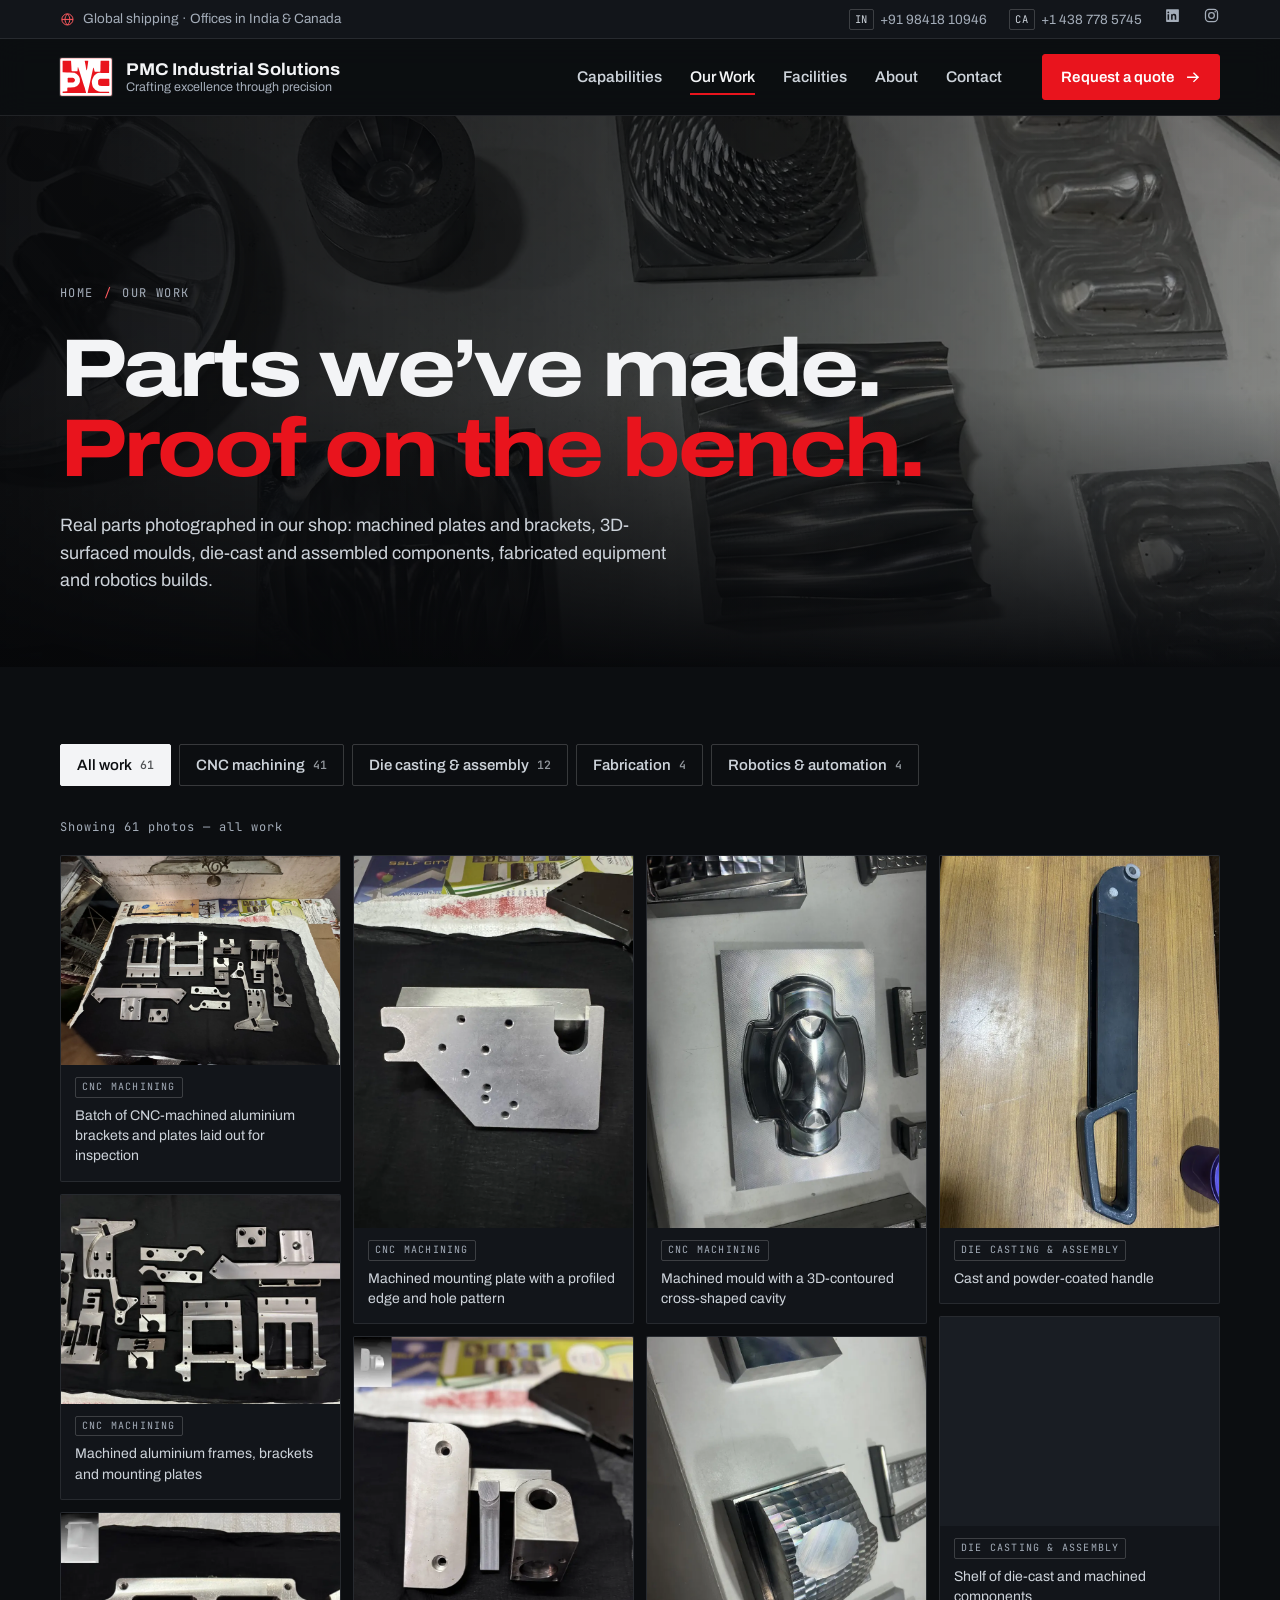
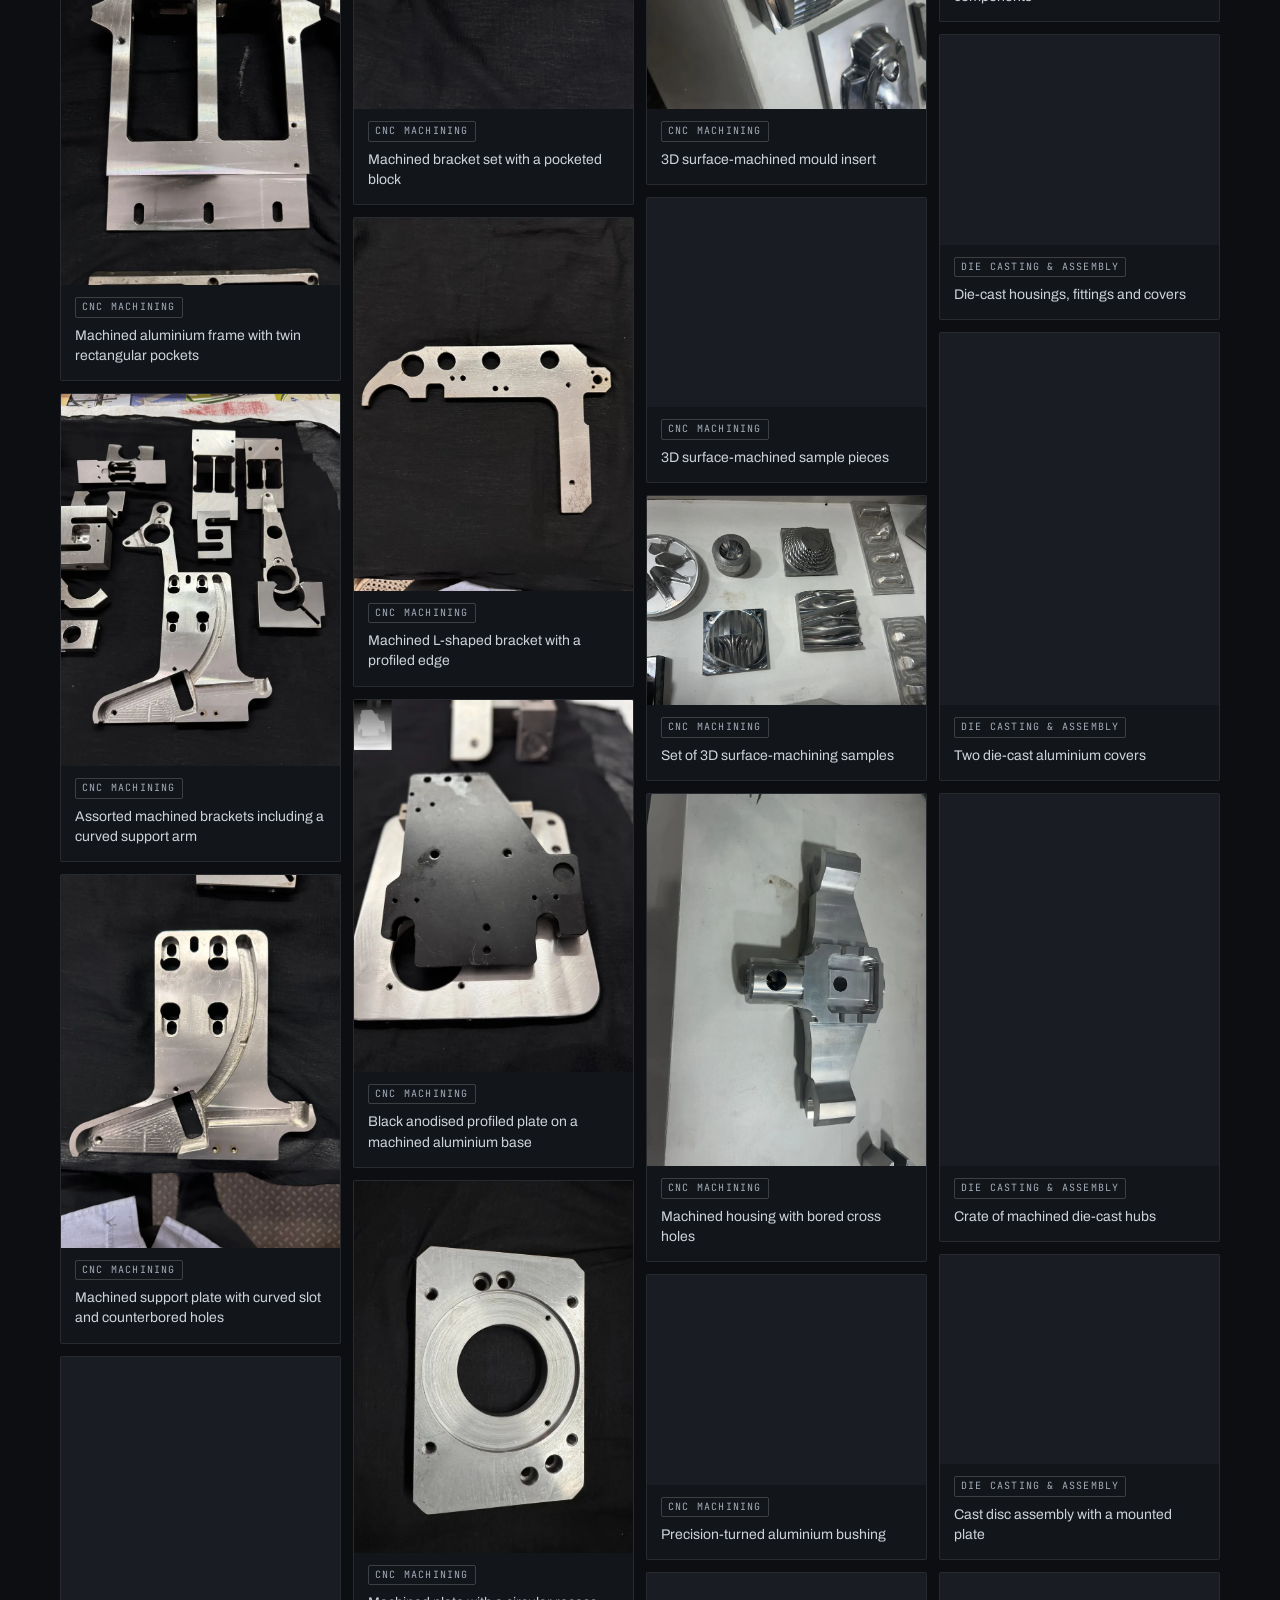
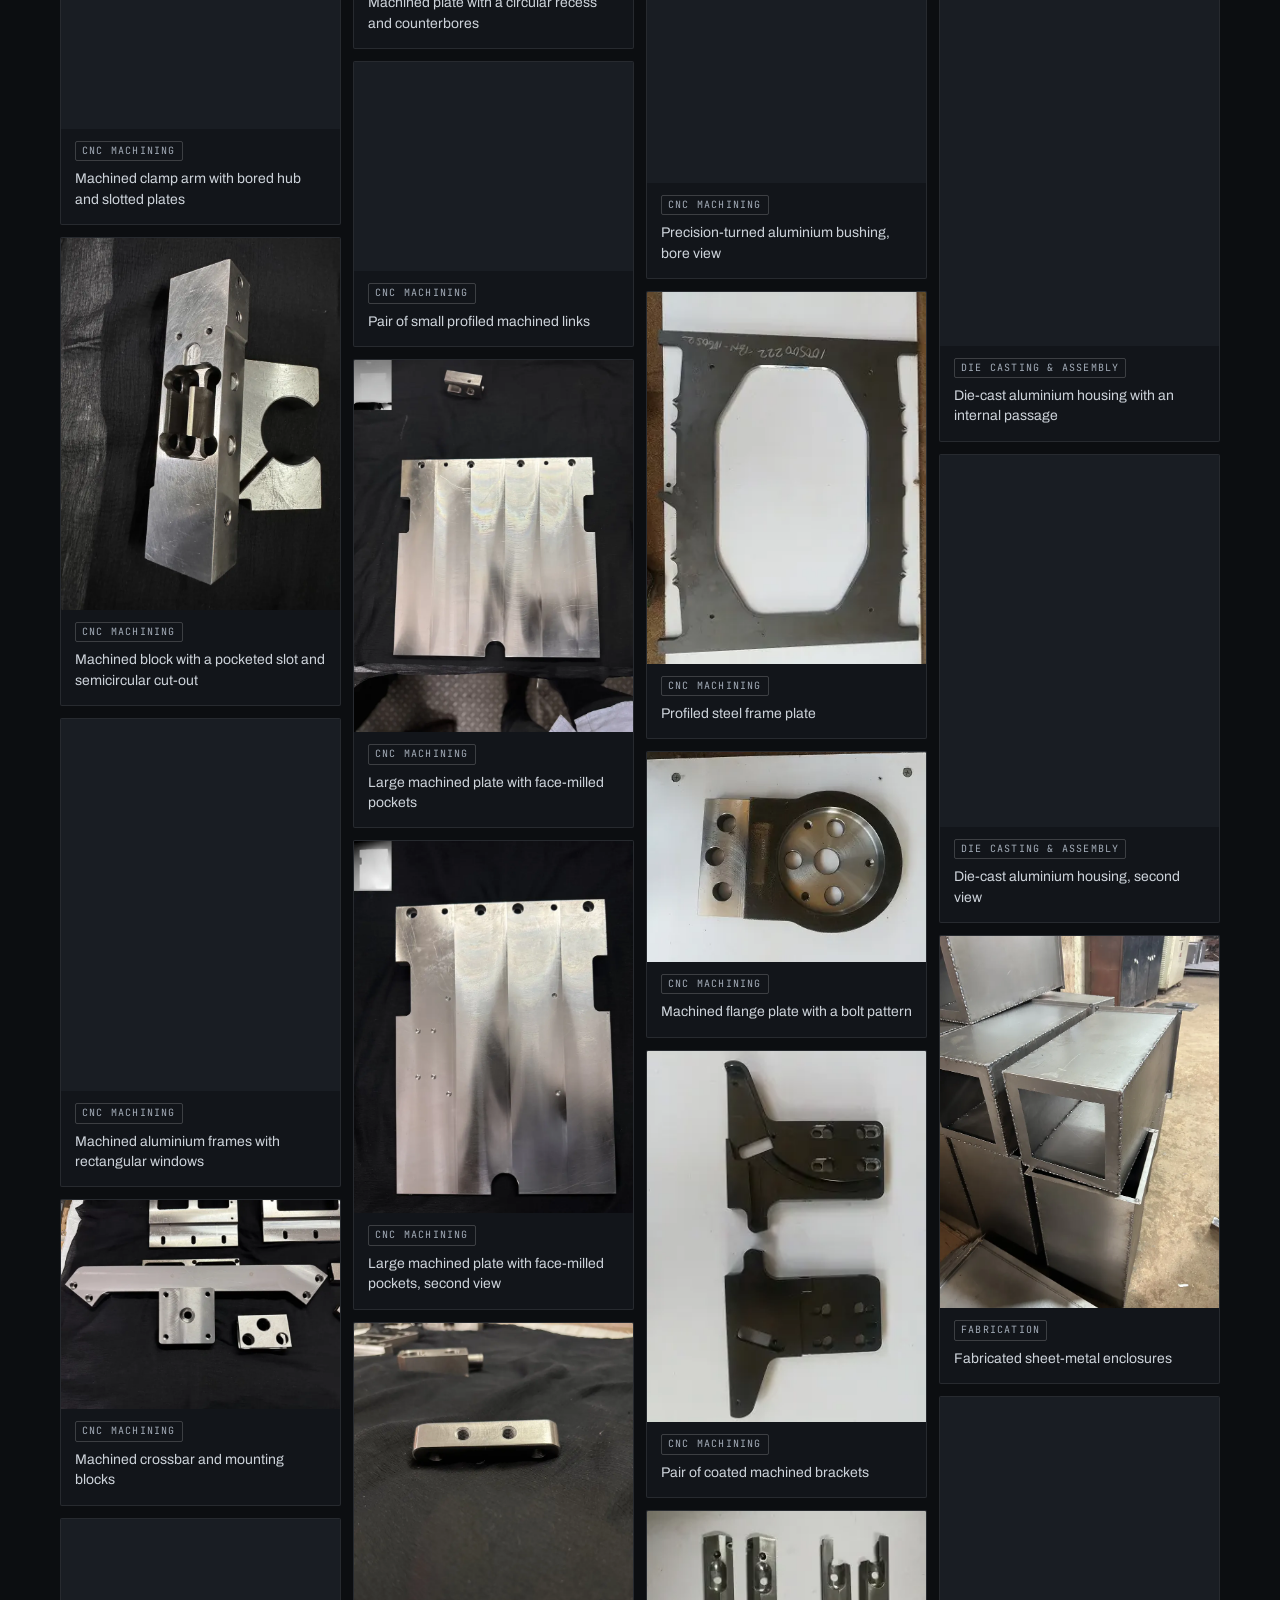
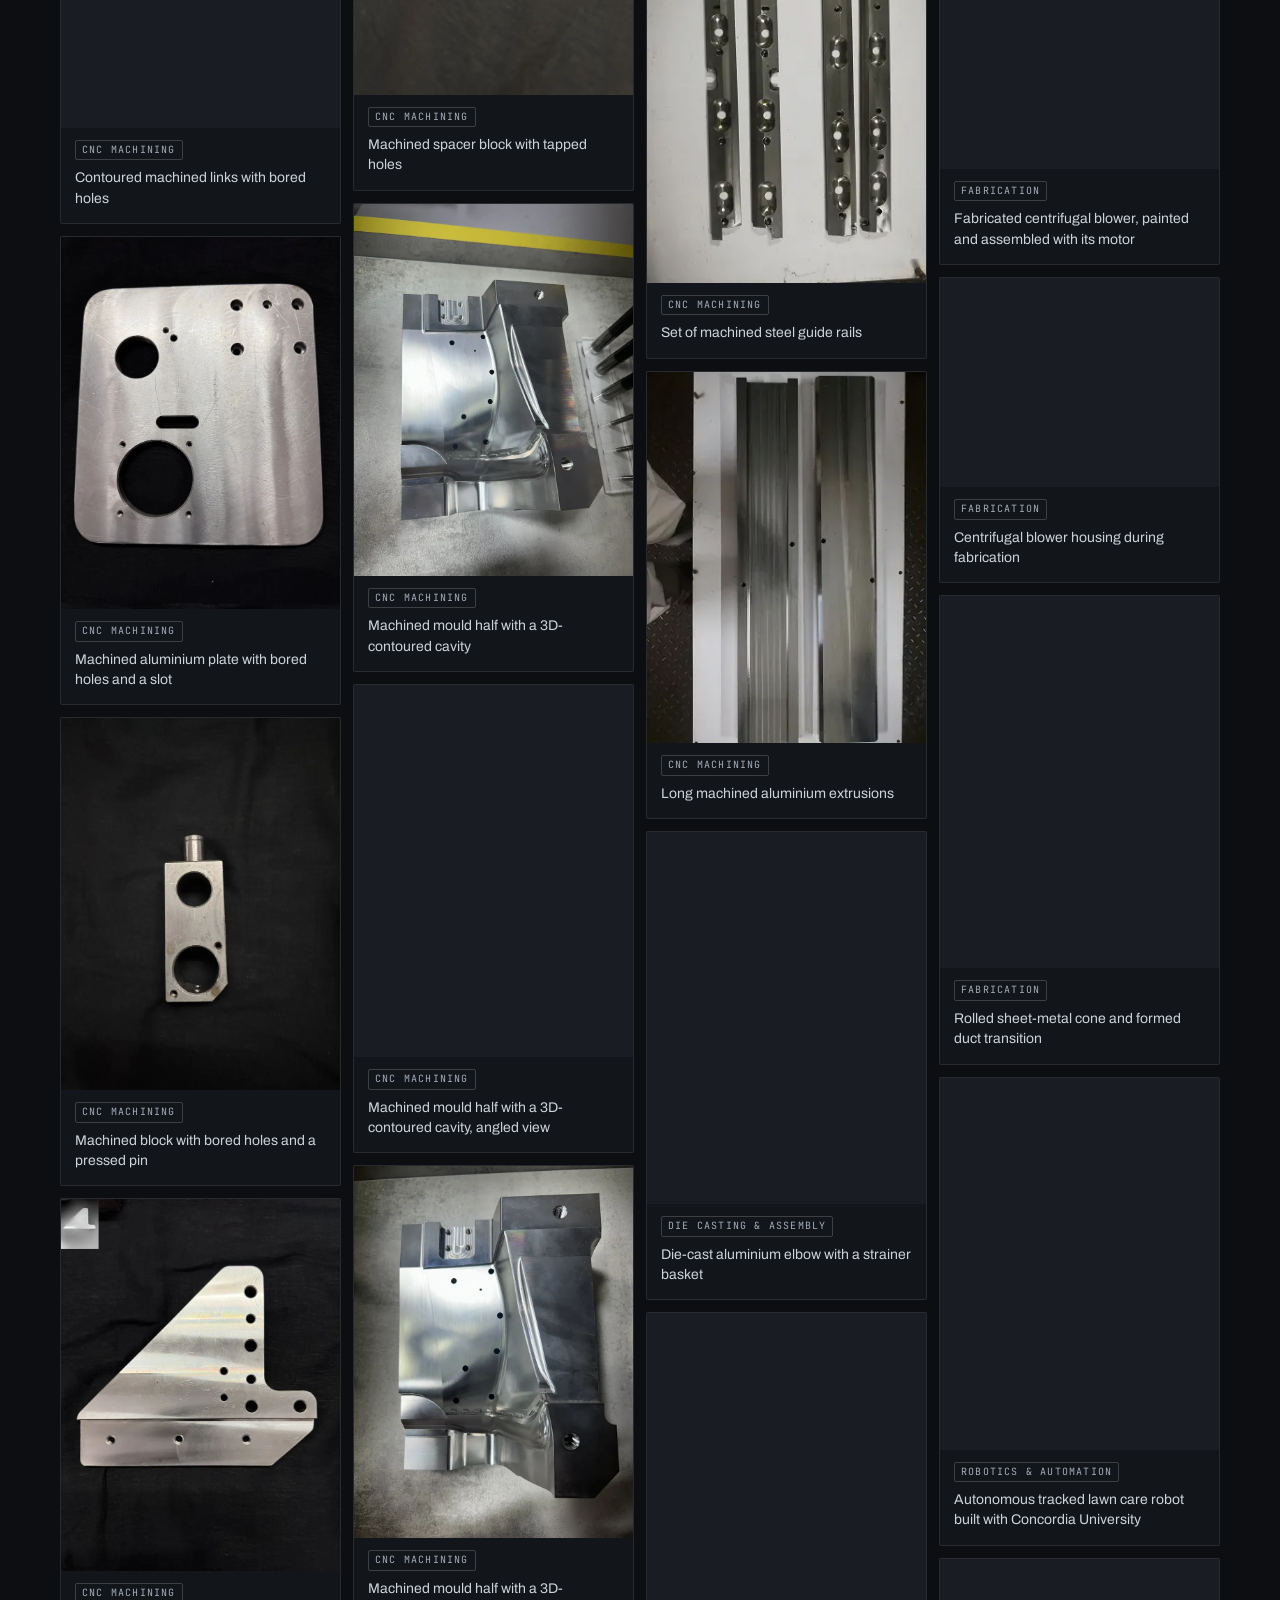
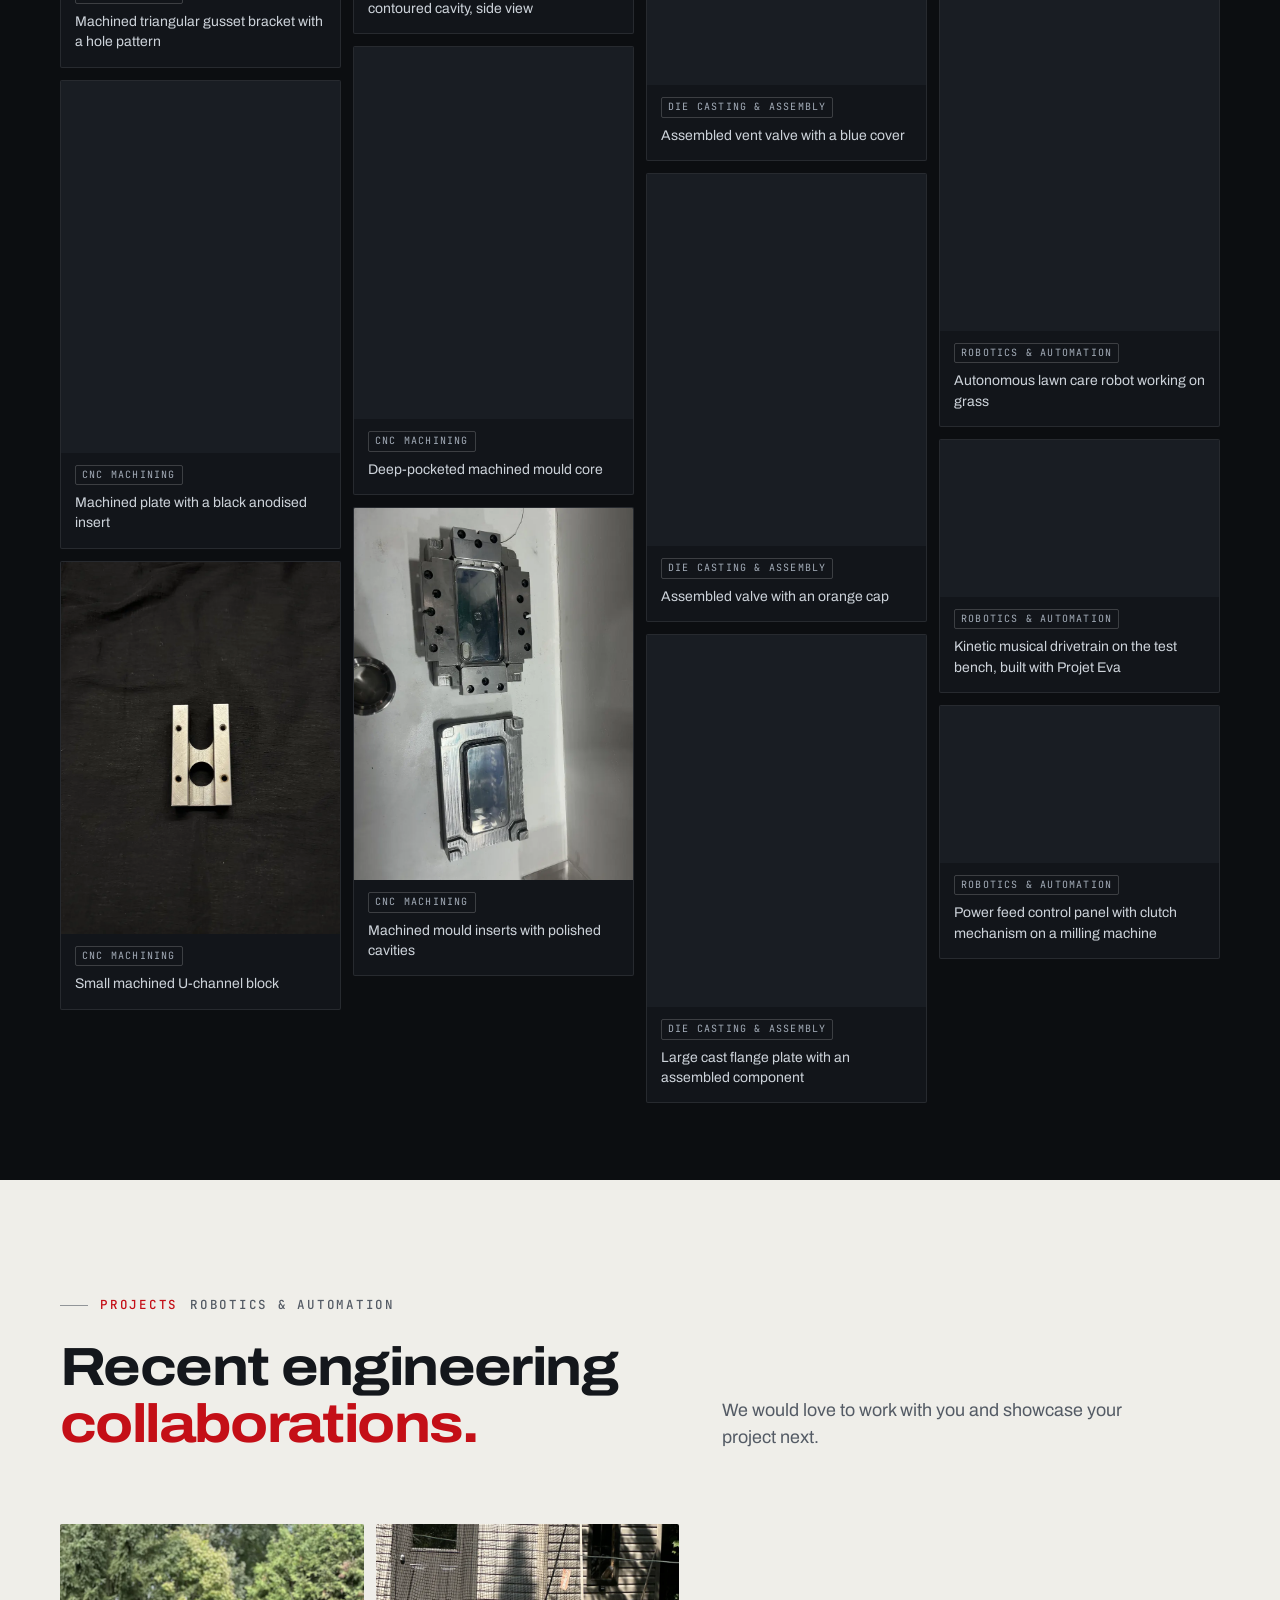
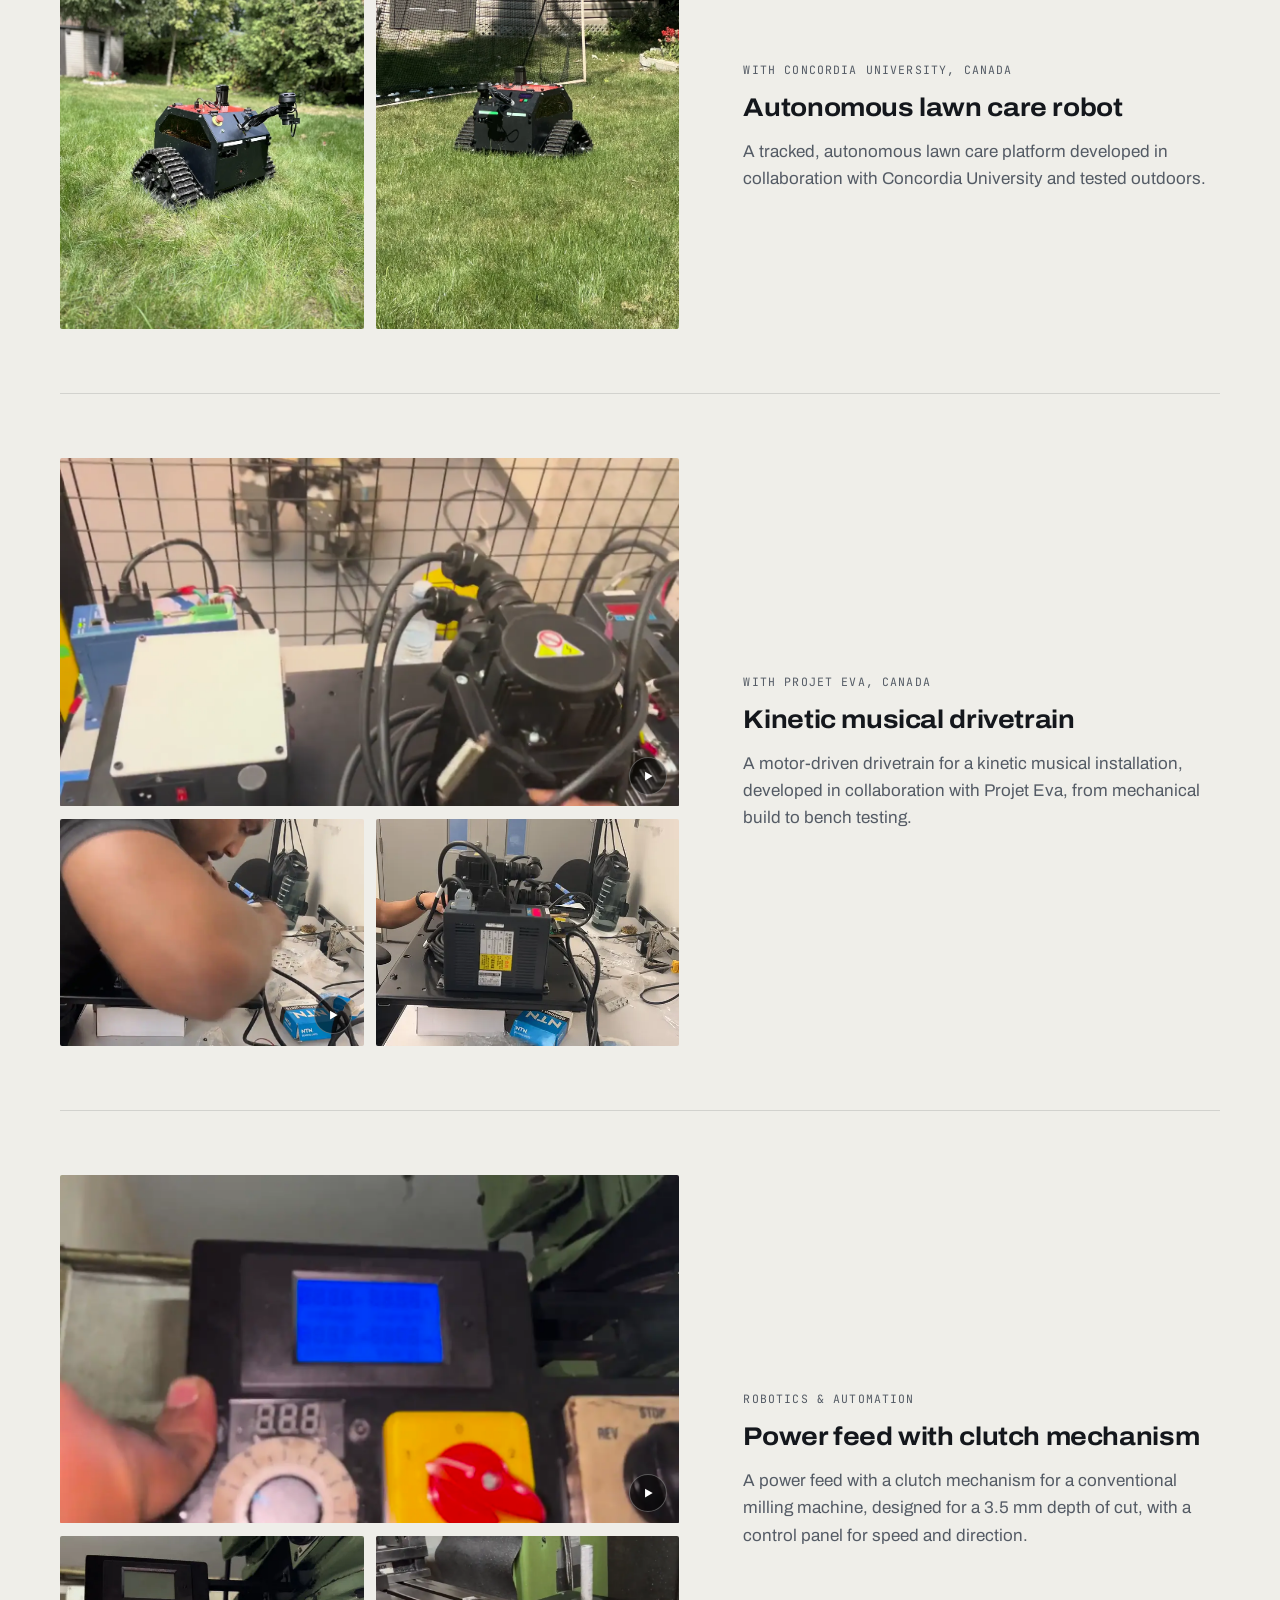
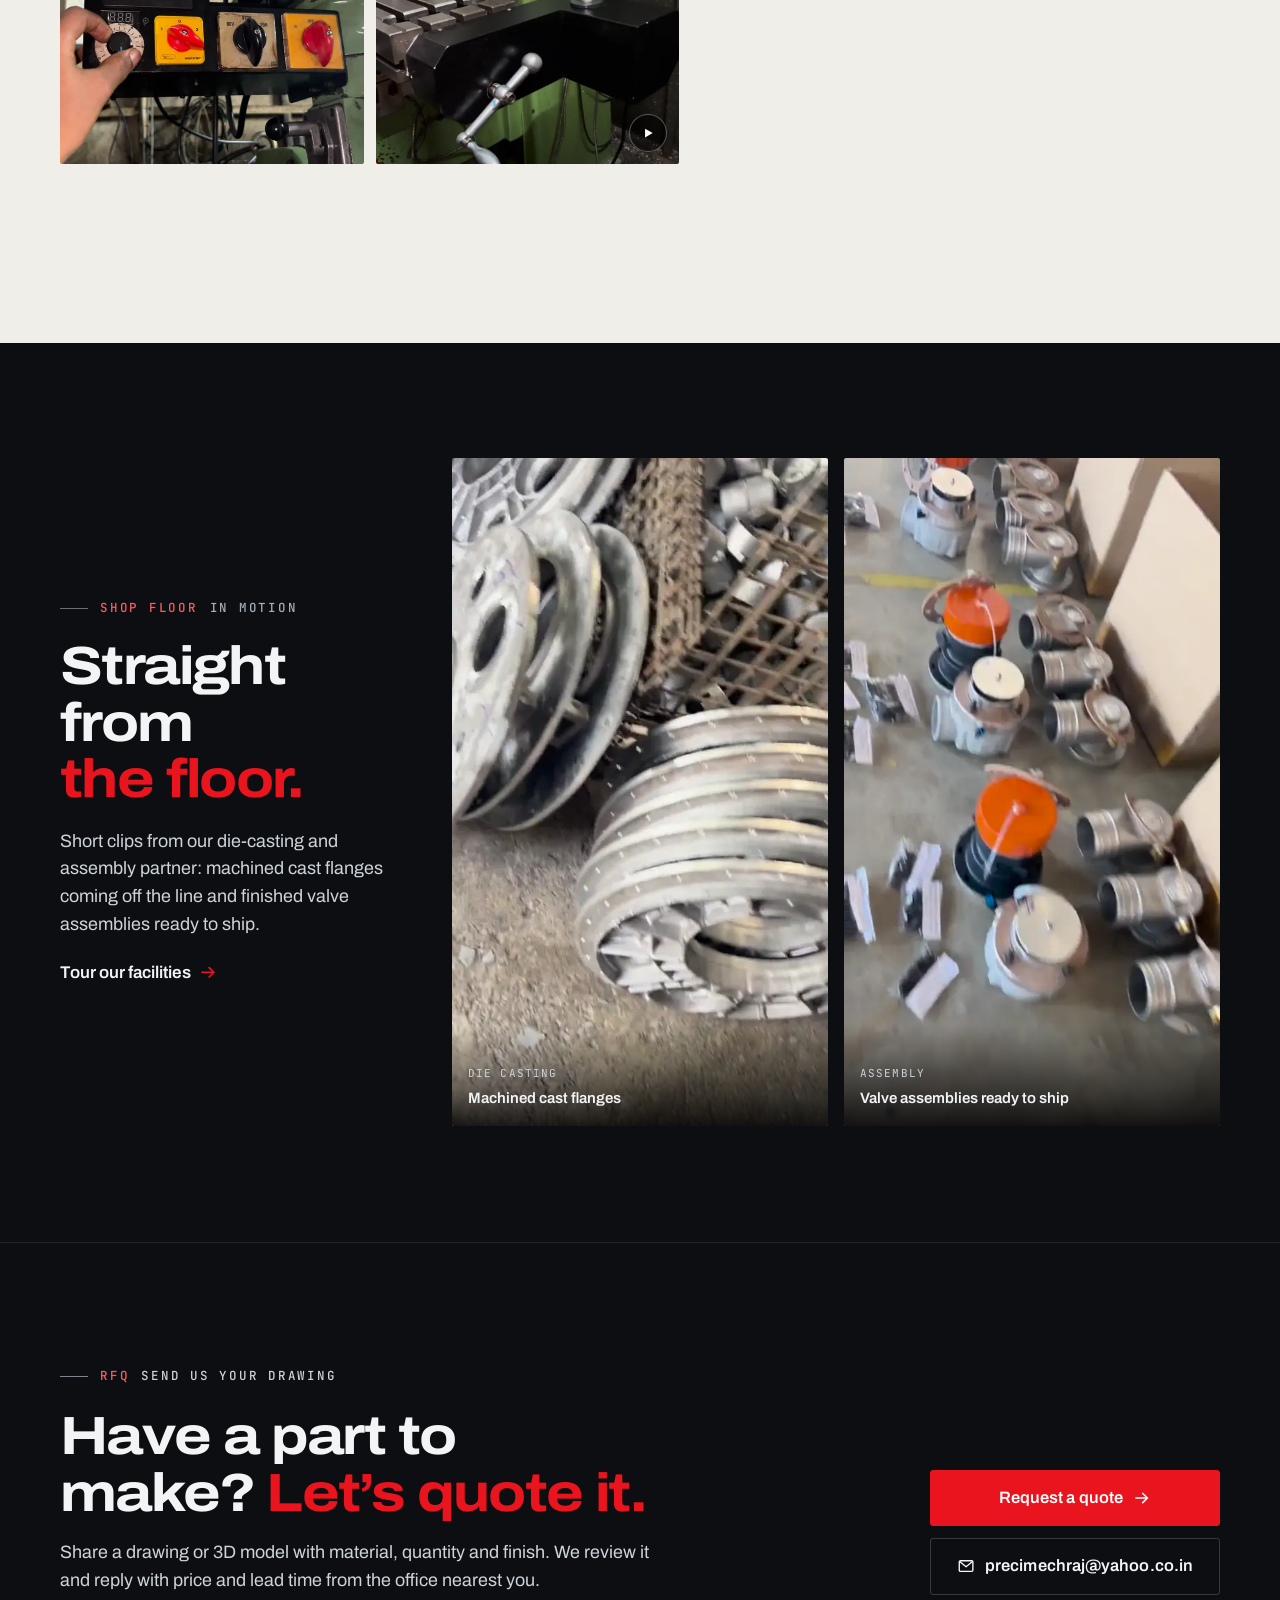
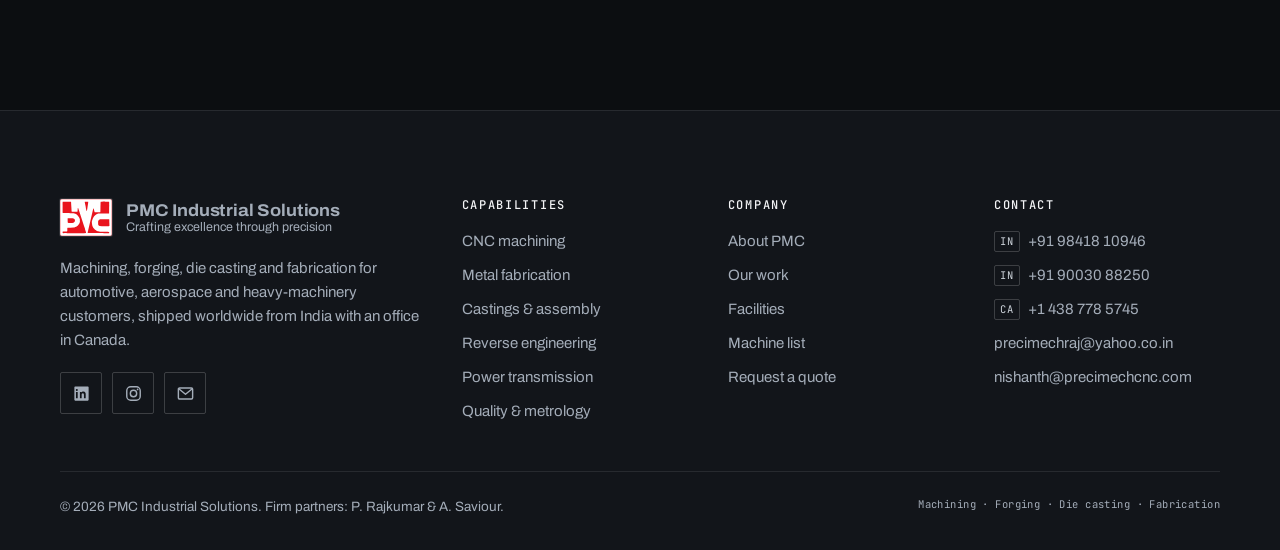
<file: work.html>
<!doctype html>
<html lang="en">
<head>
<meta charset="utf-8">
<meta name="viewport" content="width=device-width, initial-scale=1">
<title>Our Work | Machined Parts, Castings, Fabrication &amp; Robotics | PMC Industrial Solutions</title>
<meta name="description" content="Photos of CNC-machined parts, 3D-surfaced moulds, die-cast and assembled components, fabricated equipment and robotics projects made by PMC Industrial Solutions.">
<meta name="robots" content="index, follow">
<link rel="canonical" href="https://precimechcnc.com/work.html">
<meta name="theme-color" content="#0c0e11">
<meta property="og:type" content="website">
<meta property="og:site_name" content="PMC Industrial Solutions">
<meta property="og:title" content="Our Work | Machined Parts, Castings, Fabrication &amp; Robotics | PMC Industrial Solutions">
<meta property="og:description" content="Photos of CNC-machined parts, 3D-surfaced moulds, die-cast and assembled components, fabricated equipment and robotics projects made by PMC Industrial Solutions.">
<meta property="og:url" content="https://precimechcnc.com/work.html">
<meta property="og:image" content="https://precimechcnc.com/assets/img/og-image.jpg">
<meta name="twitter:card" content="summary_large_image">
<link rel="icon" href="assets/img/favicon.svg" type="image/svg+xml">
<link rel="icon" href="assets/img/favicon-32.png" sizes="32x32" type="image/png">
<link rel="apple-touch-icon" href="assets/img/apple-touch-icon.png">
<link rel="preconnect" href="https://fonts.googleapis.com">
<link rel="preconnect" href="https://fonts.gstatic.com" crossorigin>
<link rel="stylesheet" href="https://fonts.googleapis.com/css2?family=Archivo:wdth,wght@62..125,300..800&family=JetBrains+Mono:wght@400;500&display=swap">
<link rel="stylesheet" href="assets/css/site.css?v=202611031213">
<script>document.documentElement.classList.add('js')</script>
</head>
<body>
<svg width="0" height="0" style="position:absolute" aria-hidden="true" focusable="false">
  <symbol id="i-arrow" viewBox="0 0 24 24"><path fill="none" stroke="currentColor" stroke-width="2" stroke-linecap="square" d="M4 12h15m-6-6 6 6-6 6"/></symbol>
  <symbol id="i-phone" viewBox="0 0 24 24"><path fill="none" stroke="currentColor" stroke-width="1.8" stroke-linejoin="round" d="M5 4h3.5l1.5 4-2 1.5a11 11 0 0 0 6.5 6.5l1.5-2 4 1.5V19a1.5 1.5 0 0 1-1.6 1.5A16 16 0 0 1 3.5 5.6 1.5 1.5 0 0 1 5 4Z"/></symbol>
  <symbol id="i-mail" viewBox="0 0 24 24"><g fill="none" stroke="currentColor" stroke-width="1.8" stroke-linejoin="round"><rect x="3" y="5" width="18" height="14" rx="1.5"/><path d="m3.5 6 8.5 7 8.5-7"/></g></symbol>
  <symbol id="i-linkedin" viewBox="0 0 24 24"><path fill="currentColor" fill-rule="evenodd" d="M4 3h16a1 1 0 0 1 1 1v16a1 1 0 0 1-1 1H4a1 1 0 0 1-1-1V4a1 1 0 0 1 1-1Zm3.2 7.2H5V18h2.2v-7.8ZM6.1 6.2a1.3 1.3 0 1 0 0 2.6 1.3 1.3 0 0 0 0-2.6Zm6 4H10V18h2.2v-4.1c0-1.1.2-2.1 1.5-2.1s1.4 1.2 1.4 2.2v4h2.2v-4.6c0-2.2-.5-3.9-3-3.9-1.2 0-2 .7-2.3 1.3v-1.1Z"/></symbol>
  <symbol id="i-instagram" viewBox="0 0 24 24"><g fill="none" stroke="currentColor" stroke-width="1.8"><rect x="3.5" y="3.5" width="17" height="17" rx="5"/><circle cx="12" cy="12" r="4"/></g><circle cx="17.2" cy="6.8" r="1.1" fill="currentColor"/></symbol>
  <symbol id="i-menu" viewBox="0 0 24 24"><path fill="none" stroke="currentColor" stroke-width="2" d="M3 7h18M3 12h18M3 17h18"/></symbol>
  <symbol id="i-close" viewBox="0 0 24 24"><path fill="none" stroke="currentColor" stroke-width="2" d="m5 5 14 14M19 5 5 19"/></symbol>
  <symbol id="i-play" viewBox="0 0 24 24"><path fill="currentColor" d="M7 4.5v15l13-7.5z"/></symbol>
  <symbol id="i-pause" viewBox="0 0 24 24"><path fill="currentColor" d="M6 4h4v16H6zm8 0h4v16h-4z"/></symbol>
  <symbol id="i-check" viewBox="0 0 24 24"><path fill="none" stroke="currentColor" stroke-width="2.2" d="m4 12.5 5 5L20 6.5"/></symbol>
  <symbol id="i-globe" viewBox="0 0 24 24"><g fill="none" stroke="currentColor" stroke-width="1.6"><circle cx="12" cy="12" r="9"/><path d="M3 12h18M12 3c2.6 2.8 3.9 5.8 3.9 9s-1.3 6.2-3.9 9c-2.6-2.8-3.9-5.8-3.9-9S9.4 5.8 12 3Z"/></g></symbol>
  <symbol id="i-upload" viewBox="0 0 24 24"><g fill="none" stroke="currentColor" stroke-width="1.8" stroke-linecap="round" stroke-linejoin="round"><path d="M12 15V4m-4.5 4.5L12 4l4.5 4.5"/><path d="M4 14v4.5A1.5 1.5 0 0 0 5.5 20h13a1.5 1.5 0 0 0 1.5-1.5V14"/></g></symbol>
  <symbol id="i-file" viewBox="0 0 24 24"><g fill="none" stroke="currentColor" stroke-width="1.7" stroke-linejoin="round"><path d="M6 3h8l4 4v14H6z"/><path d="M14 3v4h4"/></g></symbol>
  <symbol id="i-box" viewBox="0 0 24 24"><g fill="none" stroke="currentColor" stroke-width="1.8" stroke-linejoin="round"><path d="M3.5 7.5 12 3l8.5 4.5v9L12 21l-8.5-4.5z"/><path d="m3.5 7.5 8.5 4.5 8.5-4.5M12 12v9"/></g></symbol>
  <symbol id="i-chevron" viewBox="0 0 24 24"><path fill="none" stroke="currentColor" stroke-width="2" d="m9 5 7 7-7 7"/></symbol>
</svg>
<a class="skip-link" href="#main">Skip to content</a>
<div class="topbar">
  <div class="container topbar__inner">
    <p class="topbar__note"><svg class="i" aria-hidden="true"><use href="#i-globe"/></svg> Global shipping &middot; Offices in India &amp; Canada</p>
    <ul class="topbar__links">
      <li><a href="tel:+919841810946"><span class="topbar__cc">IN</span> +91 98418 10946</a></li>
      <li><a href="tel:+14387785745"><span class="topbar__cc">CA</span> +1 438 778 5745</a></li>
      <li><a class="topbar__icon" href="https://www.linkedin.com/company/pmc-industrial-solutions/" target="_blank" rel="noopener" aria-label="PMC on LinkedIn"><svg class="i" aria-hidden="true"><use href="#i-linkedin"/></svg></a></li>
      <li><a class="topbar__icon" href="https://www.instagram.com/precimechcnc/" target="_blank" rel="noopener" aria-label="PMC on Instagram"><svg class="i" aria-hidden="true"><use href="#i-instagram"/></svg></a></li>
    </ul>
  </div>
</div>
<header class="site-header" data-header>
  <div class="container site-header__inner">
    <a class="brand" href="index.html">
      <img class="brand__mark" src="assets/img/pmc-logo.svg" width="56" height="40" alt="">
      <span class="brand__text"><strong>PMC Industrial Solutions</strong><span>Crafting excellence through precision</span></span>
    </a>
    <button class="nav-toggle" type="button" aria-expanded="false" aria-controls="site-nav" data-nav-toggle>
      <svg class="i i--menu" aria-hidden="true"><use href="#i-menu"/></svg>
      <svg class="i i--close" aria-hidden="true"><use href="#i-close"/></svg>
      <span class="sr-only">Menu</span>
    </button>
    <nav class="nav" id="site-nav" aria-label="Main" data-nav>
      <ul class="nav__list">
        <li><a href="capabilities.html" data-nav="capabilities">Capabilities</a></li>
        <li><a href="work.html" data-nav="work" aria-current="page">Our Work</a></li>
        <li><a href="facilities.html" data-nav="facilities">Facilities</a></li>
        <li><a href="index.html#about" data-nav="about">About</a></li>
        <li><a href="contact.html" data-nav="contact">Contact</a></li>
      </ul>
      <a class="btn btn--red nav__cta" href="contact.html#rfq">Request a quote <svg class="i" aria-hidden="true"><use href="#i-arrow"/></svg></a>
      <div class="nav__contact">
        <a href="tel:+919841810946"><span class="topbar__cc">IN</span> +91 98418 10946</a>
        <a href="tel:+14387785745"><span class="topbar__cc">CA</span> +1 438 778 5745</a>
      </div>
    </nav>
  </div>
</header>

<main id="main">
  <section class="page-hero">
    <div class="page-hero__media" aria-hidden="true"><img src="assets/img/work/surface-machining-set-800.webp" srcset="assets/img/work/surface-machining-set-800.webp 800w, assets/img/work/surface-machining-set-1800.webp 1800w" sizes="100vw" width="800" height="600" alt="" fetchpriority="high" decoding="async"></div>
    <div class="container">
      <ol class="crumbs"><li><a href="index.html">Home</a></li><li>Our work</li></ol>
      <h1 class="h1">Parts we&rsquo;ve made. <em>Proof on the bench.</em></h1>
      <p class="lede">Real parts photographed in our shop: machined plates and brackets, 3D-surfaced moulds, die-cast and assembled components, fabricated equipment and robotics builds.</p>
    </div>
  </section>

  <section class="section section--tight" aria-labelledby="gallery-title">
    <div class="container">
      <h2 class="sr-only" id="gallery-title">Photo gallery</h2>
      <div class="filters" role="group" aria-label="Filter photos by category">
        <button class="filter" type="button" data-filter="all" data-label="all work" aria-pressed="true">All work <span class="filter__count"></span></button>
        <button class="filter" type="button" data-filter="machining" data-label="CNC machining" aria-pressed="false">CNC machining <span class="filter__count"></span></button>
        <button class="filter" type="button" data-filter="casting" data-label="die casting &amp; assembly" aria-pressed="false">Die casting &amp; assembly <span class="filter__count"></span></button>
        <button class="filter" type="button" data-filter="fabrication" data-label="fabrication" aria-pressed="false">Fabrication <span class="filter__count"></span></button>
        <button class="filter" type="button" data-filter="robotics" data-label="robotics &amp; automation" aria-pressed="false">Robotics &amp; automation <span class="filter__count"></span></button>
      </div>
      <p class="gallery-status" data-gallery-status aria-live="polite"></p>
      <div class="gallery" data-gallery>
        <figure class="gallery__item" data-cat="machining"><button class="gallery__open" type="button" data-full="assets/img/work/machined-parts-batch-1800.webp" data-w="1800" data-h="1350"><img src="assets/img/work/machined-parts-batch-800.webp" srcset="assets/img/work/machined-parts-batch-800.webp 800w, assets/img/work/machined-parts-batch-1800.webp 1800w" sizes="(min-width: 1200px) 290px, (min-width: 700px) 33vw, 50vw" width="800" height="600" alt="Batch of CNC-machined aluminium brackets and plates laid out for inspection" loading="lazy" decoding="async"><span class="sr-only">Enlarge image</span></button><figcaption><span class="tag">CNC machining</span>Batch of CNC-machined aluminium brackets and plates laid out for inspection</figcaption></figure>
<figure class="gallery__item" data-cat="machining"><button class="gallery__open" type="button" data-full="assets/img/work/machined-frames-brackets-1800.webp" data-w="1800" data-h="1350"><img src="assets/img/work/machined-frames-brackets-800.webp" srcset="assets/img/work/machined-frames-brackets-800.webp 800w, assets/img/work/machined-frames-brackets-1800.webp 1800w" sizes="(min-width: 1200px) 290px, (min-width: 700px) 33vw, 50vw" width="800" height="600" alt="Machined aluminium frames, brackets and mounting plates" loading="lazy" decoding="async"><span class="sr-only">Enlarge image</span></button><figcaption><span class="tag">CNC machining</span>Machined aluminium frames, brackets and mounting plates</figcaption></figure>
<figure class="gallery__item" data-cat="machining"><button class="gallery__open" type="button" data-full="assets/img/work/machined-twin-pocket-frame-1400.webp" data-w="1400" data-h="1867"><img src="assets/img/work/machined-twin-pocket-frame-800.webp" srcset="assets/img/work/machined-twin-pocket-frame-800.webp 800w, assets/img/work/machined-twin-pocket-frame-1400.webp 1400w" sizes="(min-width: 1200px) 290px, (min-width: 700px) 33vw, 50vw" width="800" height="1067" alt="Machined aluminium frame with twin rectangular pockets" loading="lazy" decoding="async"><span class="sr-only">Enlarge image</span></button><figcaption><span class="tag">CNC machining</span>Machined aluminium frame with twin rectangular pockets</figcaption></figure>
<figure class="gallery__item" data-cat="machining"><button class="gallery__open" type="button" data-full="assets/img/work/machined-bracket-set-1400.webp" data-w="1400" data-h="1867"><img src="assets/img/work/machined-bracket-set-800.webp" srcset="assets/img/work/machined-bracket-set-800.webp 800w, assets/img/work/machined-bracket-set-1400.webp 1400w" sizes="(min-width: 1200px) 290px, (min-width: 700px) 33vw, 50vw" width="800" height="1067" alt="Assorted machined brackets including a curved support arm" loading="lazy" decoding="async"><span class="sr-only">Enlarge image</span></button><figcaption><span class="tag">CNC machining</span>Assorted machined brackets including a curved support arm</figcaption></figure>
<figure class="gallery__item" data-cat="machining"><button class="gallery__open" type="button" data-full="assets/img/work/machined-support-plate-1400.webp" data-w="1400" data-h="1867"><img src="assets/img/work/machined-support-plate-800.webp" srcset="assets/img/work/machined-support-plate-800.webp 800w, assets/img/work/machined-support-plate-1400.webp 1400w" sizes="(min-width: 1200px) 290px, (min-width: 700px) 33vw, 50vw" width="800" height="1067" alt="Machined support plate with curved slot and counterbored holes" loading="lazy" decoding="async"><span class="sr-only">Enlarge image</span></button><figcaption><span class="tag">CNC machining</span>Machined support plate with curved slot and counterbored holes</figcaption></figure>
<figure class="gallery__item" data-cat="machining"><button class="gallery__open" type="button" data-full="assets/img/work/machined-clamp-arm-1400.webp" data-w="1400" data-h="1867"><img src="assets/img/work/machined-clamp-arm-800.webp" srcset="assets/img/work/machined-clamp-arm-800.webp 800w, assets/img/work/machined-clamp-arm-1400.webp 1400w" sizes="(min-width: 1200px) 290px, (min-width: 700px) 33vw, 50vw" width="800" height="1067" alt="Machined clamp arm with bored hub and slotted plates" loading="lazy" decoding="async"><span class="sr-only">Enlarge image</span></button><figcaption><span class="tag">CNC machining</span>Machined clamp arm with bored hub and slotted plates</figcaption></figure>
<figure class="gallery__item" data-cat="machining"><button class="gallery__open" type="button" data-full="assets/img/work/machined-pocket-block-1400.webp" data-w="1400" data-h="1867"><img src="assets/img/work/machined-pocket-block-800.webp" srcset="assets/img/work/machined-pocket-block-800.webp 800w, assets/img/work/machined-pocket-block-1400.webp 1400w" sizes="(min-width: 1200px) 290px, (min-width: 700px) 33vw, 50vw" width="800" height="1067" alt="Machined block with a pocketed slot and semicircular cut-out" loading="lazy" decoding="async"><span class="sr-only">Enlarge image</span></button><figcaption><span class="tag">CNC machining</span>Machined block with a pocketed slot and semicircular cut-out</figcaption></figure>
<figure class="gallery__item" data-cat="machining"><button class="gallery__open" type="button" data-full="assets/img/work/machined-window-frames-1400.webp" data-w="1400" data-h="1867"><img src="assets/img/work/machined-window-frames-800.webp" srcset="assets/img/work/machined-window-frames-800.webp 800w, assets/img/work/machined-window-frames-1400.webp 1400w" sizes="(min-width: 1200px) 290px, (min-width: 700px) 33vw, 50vw" width="800" height="1067" alt="Machined aluminium frames with rectangular windows" loading="lazy" decoding="async"><span class="sr-only">Enlarge image</span></button><figcaption><span class="tag">CNC machining</span>Machined aluminium frames with rectangular windows</figcaption></figure>
<figure class="gallery__item" data-cat="machining"><button class="gallery__open" type="button" data-full="assets/img/work/machined-crossbar-1800.webp" data-w="1800" data-h="1350"><img src="assets/img/work/machined-crossbar-800.webp" srcset="assets/img/work/machined-crossbar-800.webp 800w, assets/img/work/machined-crossbar-1800.webp 1800w" sizes="(min-width: 1200px) 290px, (min-width: 700px) 33vw, 50vw" width="800" height="600" alt="Machined crossbar and mounting blocks" loading="lazy" decoding="async"><span class="sr-only">Enlarge image</span></button><figcaption><span class="tag">CNC machining</span>Machined crossbar and mounting blocks</figcaption></figure>
<figure class="gallery__item" data-cat="machining"><button class="gallery__open" type="button" data-full="assets/img/work/machined-links-1800.webp" data-w="1800" data-h="1350"><img src="assets/img/work/machined-links-800.webp" srcset="assets/img/work/machined-links-800.webp 800w, assets/img/work/machined-links-1800.webp 1800w" sizes="(min-width: 1200px) 290px, (min-width: 700px) 33vw, 50vw" width="800" height="600" alt="Contoured machined links with bored holes" loading="lazy" decoding="async"><span class="sr-only">Enlarge image</span></button><figcaption><span class="tag">CNC machining</span>Contoured machined links with bored holes</figcaption></figure>
<figure class="gallery__item" data-cat="machining"><button class="gallery__open" type="button" data-full="assets/img/work/machined-bored-plate-1400.webp" data-w="1400" data-h="1867"><img src="assets/img/work/machined-bored-plate-800.webp" srcset="assets/img/work/machined-bored-plate-800.webp 800w, assets/img/work/machined-bored-plate-1400.webp 1400w" sizes="(min-width: 1200px) 290px, (min-width: 700px) 33vw, 50vw" width="800" height="1067" alt="Machined aluminium plate with bored holes and a slot" loading="lazy" decoding="async"><span class="sr-only">Enlarge image</span></button><figcaption><span class="tag">CNC machining</span>Machined aluminium plate with bored holes and a slot</figcaption></figure>
<figure class="gallery__item" data-cat="machining"><button class="gallery__open" type="button" data-full="assets/img/work/machined-pin-block-1400.webp" data-w="1400" data-h="1867"><img src="assets/img/work/machined-pin-block-800.webp" srcset="assets/img/work/machined-pin-block-800.webp 800w, assets/img/work/machined-pin-block-1400.webp 1400w" sizes="(min-width: 1200px) 290px, (min-width: 700px) 33vw, 50vw" width="800" height="1067" alt="Machined block with bored holes and a pressed pin" loading="lazy" decoding="async"><span class="sr-only">Enlarge image</span></button><figcaption><span class="tag">CNC machining</span>Machined block with bored holes and a pressed pin</figcaption></figure>
<figure class="gallery__item" data-cat="machining"><button class="gallery__open" type="button" data-full="assets/img/work/machined-gusset-1400.webp" data-w="1400" data-h="1867"><img src="assets/img/work/machined-gusset-800.webp" srcset="assets/img/work/machined-gusset-800.webp 800w, assets/img/work/machined-gusset-1400.webp 1400w" sizes="(min-width: 1200px) 290px, (min-width: 700px) 33vw, 50vw" width="800" height="1067" alt="Machined triangular gusset bracket with a hole pattern" loading="lazy" decoding="async"><span class="sr-only">Enlarge image</span></button><figcaption><span class="tag">CNC machining</span>Machined triangular gusset bracket with a hole pattern</figcaption></figure>
<figure class="gallery__item" data-cat="machining"><button class="gallery__open" type="button" data-full="assets/img/work/machined-plate-insert-1400.webp" data-w="1400" data-h="1867"><img src="assets/img/work/machined-plate-insert-800.webp" srcset="assets/img/work/machined-plate-insert-800.webp 800w, assets/img/work/machined-plate-insert-1400.webp 1400w" sizes="(min-width: 1200px) 290px, (min-width: 700px) 33vw, 50vw" width="800" height="1067" alt="Machined plate with a black anodised insert" loading="lazy" decoding="async"><span class="sr-only">Enlarge image</span></button><figcaption><span class="tag">CNC machining</span>Machined plate with a black anodised insert</figcaption></figure>
<figure class="gallery__item" data-cat="machining"><button class="gallery__open" type="button" data-full="assets/img/work/machined-u-channel-1400.webp" data-w="1400" data-h="1867"><img src="assets/img/work/machined-u-channel-800.webp" srcset="assets/img/work/machined-u-channel-800.webp 800w, assets/img/work/machined-u-channel-1400.webp 1400w" sizes="(min-width: 1200px) 290px, (min-width: 700px) 33vw, 50vw" width="800" height="1067" alt="Small machined U-channel block" loading="lazy" decoding="async"><span class="sr-only">Enlarge image</span></button><figcaption><span class="tag">CNC machining</span>Small machined U-channel block</figcaption></figure>
<figure class="gallery__item" data-cat="machining"><button class="gallery__open" type="button" data-full="assets/img/work/machined-mount-plate-1400.webp" data-w="1400" data-h="1867"><img src="assets/img/work/machined-mount-plate-800.webp" srcset="assets/img/work/machined-mount-plate-800.webp 800w, assets/img/work/machined-mount-plate-1400.webp 1400w" sizes="(min-width: 1200px) 290px, (min-width: 700px) 33vw, 50vw" width="800" height="1067" alt="Machined mounting plate with a profiled edge and hole pattern" loading="lazy" decoding="async"><span class="sr-only">Enlarge image</span></button><figcaption><span class="tag">CNC machining</span>Machined mounting plate with a profiled edge and hole pattern</figcaption></figure>
<figure class="gallery__item" data-cat="machining"><button class="gallery__open" type="button" data-full="assets/img/work/machined-small-parts-1400.webp" data-w="1400" data-h="1867"><img src="assets/img/work/machined-small-parts-800.webp" srcset="assets/img/work/machined-small-parts-800.webp 800w, assets/img/work/machined-small-parts-1400.webp 1400w" sizes="(min-width: 1200px) 290px, (min-width: 700px) 33vw, 50vw" width="800" height="1067" alt="Machined bracket set with a pocketed block" loading="lazy" decoding="async"><span class="sr-only">Enlarge image</span></button><figcaption><span class="tag">CNC machining</span>Machined bracket set with a pocketed block</figcaption></figure>
<figure class="gallery__item" data-cat="machining"><button class="gallery__open" type="button" data-full="assets/img/work/machined-l-bracket-1400.webp" data-w="1400" data-h="1867"><img src="assets/img/work/machined-l-bracket-800.webp" srcset="assets/img/work/machined-l-bracket-800.webp 800w, assets/img/work/machined-l-bracket-1400.webp 1400w" sizes="(min-width: 1200px) 290px, (min-width: 700px) 33vw, 50vw" width="800" height="1067" alt="Machined L-shaped bracket with a profiled edge" loading="lazy" decoding="async"><span class="sr-only">Enlarge image</span></button><figcaption><span class="tag">CNC machining</span>Machined L-shaped bracket with a profiled edge</figcaption></figure>
<figure class="gallery__item" data-cat="machining"><button class="gallery__open" type="button" data-full="assets/img/work/machined-anodised-plate-1400.webp" data-w="1400" data-h="1867"><img src="assets/img/work/machined-anodised-plate-800.webp" srcset="assets/img/work/machined-anodised-plate-800.webp 800w, assets/img/work/machined-anodised-plate-1400.webp 1400w" sizes="(min-width: 1200px) 290px, (min-width: 700px) 33vw, 50vw" width="800" height="1067" alt="Black anodised profiled plate on a machined aluminium base" loading="lazy" decoding="async"><span class="sr-only">Enlarge image</span></button><figcaption><span class="tag">CNC machining</span>Black anodised profiled plate on a machined aluminium base</figcaption></figure>
<figure class="gallery__item" data-cat="machining"><button class="gallery__open" type="button" data-full="assets/img/work/machined-ring-plate-1400.webp" data-w="1400" data-h="1867"><img src="assets/img/work/machined-ring-plate-800.webp" srcset="assets/img/work/machined-ring-plate-800.webp 800w, assets/img/work/machined-ring-plate-1400.webp 1400w" sizes="(min-width: 1200px) 290px, (min-width: 700px) 33vw, 50vw" width="800" height="1067" alt="Machined plate with a circular recess and counterbores" loading="lazy" decoding="async"><span class="sr-only">Enlarge image</span></button><figcaption><span class="tag">CNC machining</span>Machined plate with a circular recess and counterbores</figcaption></figure>
<figure class="gallery__item" data-cat="machining"><button class="gallery__open" type="button" data-full="assets/img/work/machined-small-links-1800.webp" data-w="1800" data-h="1350"><img src="assets/img/work/machined-small-links-800.webp" srcset="assets/img/work/machined-small-links-800.webp 800w, assets/img/work/machined-small-links-1800.webp 1800w" sizes="(min-width: 1200px) 290px, (min-width: 700px) 33vw, 50vw" width="800" height="600" alt="Pair of small profiled machined links" loading="lazy" decoding="async"><span class="sr-only">Enlarge image</span></button><figcaption><span class="tag">CNC machining</span>Pair of small profiled machined links</figcaption></figure>
<figure class="gallery__item" data-cat="machining"><button class="gallery__open" type="button" data-full="assets/img/work/machined-large-plate-1400.webp" data-w="1400" data-h="1867"><img src="assets/img/work/machined-large-plate-800.webp" srcset="assets/img/work/machined-large-plate-800.webp 800w, assets/img/work/machined-large-plate-1400.webp 1400w" sizes="(min-width: 1200px) 290px, (min-width: 700px) 33vw, 50vw" width="800" height="1067" alt="Large machined plate with face-milled pockets" loading="lazy" decoding="async"><span class="sr-only">Enlarge image</span></button><figcaption><span class="tag">CNC machining</span>Large machined plate with face-milled pockets</figcaption></figure>
<figure class="gallery__item" data-cat="machining"><button class="gallery__open" type="button" data-full="assets/img/work/machined-large-plate-2-1400.webp" data-w="1400" data-h="1867"><img src="assets/img/work/machined-large-plate-2-800.webp" srcset="assets/img/work/machined-large-plate-2-800.webp 800w, assets/img/work/machined-large-plate-2-1400.webp 1400w" sizes="(min-width: 1200px) 290px, (min-width: 700px) 33vw, 50vw" width="800" height="1067" alt="Large machined plate with face-milled pockets, second view" loading="lazy" decoding="async"><span class="sr-only">Enlarge image</span></button><figcaption><span class="tag">CNC machining</span>Large machined plate with face-milled pockets, second view</figcaption></figure>
<figure class="gallery__item" data-cat="machining"><button class="gallery__open" type="button" data-full="assets/img/work/machined-spacer-1400.webp" data-w="1400" data-h="1867"><img src="assets/img/work/machined-spacer-800.webp" srcset="assets/img/work/machined-spacer-800.webp 800w, assets/img/work/machined-spacer-1400.webp 1400w" sizes="(min-width: 1200px) 290px, (min-width: 700px) 33vw, 50vw" width="800" height="1067" alt="Machined spacer block with tapped holes" loading="lazy" decoding="async"><span class="sr-only">Enlarge image</span></button><figcaption><span class="tag">CNC machining</span>Machined spacer block with tapped holes</figcaption></figure>
<figure class="gallery__item" data-cat="machining"><button class="gallery__open" type="button" data-full="assets/img/work/mould-contour-1-1400.webp" data-w="1400" data-h="1867"><img src="assets/img/work/mould-contour-1-800.webp" srcset="assets/img/work/mould-contour-1-800.webp 800w, assets/img/work/mould-contour-1-1400.webp 1400w" sizes="(min-width: 1200px) 290px, (min-width: 700px) 33vw, 50vw" width="800" height="1067" alt="Machined mould half with a 3D-contoured cavity" loading="lazy" decoding="async"><span class="sr-only">Enlarge image</span></button><figcaption><span class="tag">CNC machining</span>Machined mould half with a 3D-contoured cavity</figcaption></figure>
<figure class="gallery__item" data-cat="machining"><button class="gallery__open" type="button" data-full="assets/img/work/mould-contour-2-1400.webp" data-w="1400" data-h="1867"><img src="assets/img/work/mould-contour-2-800.webp" srcset="assets/img/work/mould-contour-2-800.webp 800w, assets/img/work/mould-contour-2-1400.webp 1400w" sizes="(min-width: 1200px) 290px, (min-width: 700px) 33vw, 50vw" width="800" height="1067" alt="Machined mould half with a 3D-contoured cavity, angled view" loading="lazy" decoding="async"><span class="sr-only">Enlarge image</span></button><figcaption><span class="tag">CNC machining</span>Machined mould half with a 3D-contoured cavity, angled view</figcaption></figure>
<figure class="gallery__item" data-cat="machining"><button class="gallery__open" type="button" data-full="assets/img/work/mould-contour-3-1400.webp" data-w="1400" data-h="1867"><img src="assets/img/work/mould-contour-3-800.webp" srcset="assets/img/work/mould-contour-3-800.webp 800w, assets/img/work/mould-contour-3-1400.webp 1400w" sizes="(min-width: 1200px) 290px, (min-width: 700px) 33vw, 50vw" width="800" height="1067" alt="Machined mould half with a 3D-contoured cavity, side view" loading="lazy" decoding="async"><span class="sr-only">Enlarge image</span></button><figcaption><span class="tag">CNC machining</span>Machined mould half with a 3D-contoured cavity, side view</figcaption></figure>
<figure class="gallery__item" data-cat="machining"><button class="gallery__open" type="button" data-full="assets/img/work/mould-core-1400.webp" data-w="1400" data-h="1867"><img src="assets/img/work/mould-core-800.webp" srcset="assets/img/work/mould-core-800.webp 800w, assets/img/work/mould-core-1400.webp 1400w" sizes="(min-width: 1200px) 290px, (min-width: 700px) 33vw, 50vw" width="800" height="1067" alt="Deep-pocketed machined mould core" loading="lazy" decoding="async"><span class="sr-only">Enlarge image</span></button><figcaption><span class="tag">CNC machining</span>Deep-pocketed machined mould core</figcaption></figure>
<figure class="gallery__item" data-cat="machining"><button class="gallery__open" type="button" data-full="assets/img/work/mould-inserts-1400.webp" data-w="1400" data-h="1867"><img src="assets/img/work/mould-inserts-800.webp" srcset="assets/img/work/mould-inserts-800.webp 800w, assets/img/work/mould-inserts-1400.webp 1400w" sizes="(min-width: 1200px) 290px, (min-width: 700px) 33vw, 50vw" width="800" height="1067" alt="Machined mould inserts with polished cavities" loading="lazy" decoding="async"><span class="sr-only">Enlarge image</span></button><figcaption><span class="tag">CNC machining</span>Machined mould inserts with polished cavities</figcaption></figure>
<figure class="gallery__item" data-cat="machining"><button class="gallery__open" type="button" data-full="assets/img/work/mould-cross-cavity-1400.webp" data-w="1400" data-h="1867"><img src="assets/img/work/mould-cross-cavity-800.webp" srcset="assets/img/work/mould-cross-cavity-800.webp 800w, assets/img/work/mould-cross-cavity-1400.webp 1400w" sizes="(min-width: 1200px) 290px, (min-width: 700px) 33vw, 50vw" width="800" height="1067" alt="Machined mould with a 3D-contoured cross-shaped cavity" loading="lazy" decoding="async"><span class="sr-only">Enlarge image</span></button><figcaption><span class="tag">CNC machining</span>Machined mould with a 3D-contoured cross-shaped cavity</figcaption></figure>
<figure class="gallery__item" data-cat="machining"><button class="gallery__open" type="button" data-full="assets/img/work/mould-surface-insert-1400.webp" data-w="1400" data-h="1867"><img src="assets/img/work/mould-surface-insert-800.webp" srcset="assets/img/work/mould-surface-insert-800.webp 800w, assets/img/work/mould-surface-insert-1400.webp 1400w" sizes="(min-width: 1200px) 290px, (min-width: 700px) 33vw, 50vw" width="800" height="1067" alt="3D surface-machined mould insert" loading="lazy" decoding="async"><span class="sr-only">Enlarge image</span></button><figcaption><span class="tag">CNC machining</span>3D surface-machined mould insert</figcaption></figure>
<figure class="gallery__item" data-cat="machining"><button class="gallery__open" type="button" data-full="assets/img/work/surface-machining-samples-1800.webp" data-w="1800" data-h="1350"><img src="assets/img/work/surface-machining-samples-800.webp" srcset="assets/img/work/surface-machining-samples-800.webp 800w, assets/img/work/surface-machining-samples-1800.webp 1800w" sizes="(min-width: 1200px) 290px, (min-width: 700px) 33vw, 50vw" width="800" height="600" alt="3D surface-machined sample pieces" loading="lazy" decoding="async"><span class="sr-only">Enlarge image</span></button><figcaption><span class="tag">CNC machining</span>3D surface-machined sample pieces</figcaption></figure>
<figure class="gallery__item" data-cat="machining"><button class="gallery__open" type="button" data-full="assets/img/work/surface-machining-set-1800.webp" data-w="1800" data-h="1350"><img src="assets/img/work/surface-machining-set-800.webp" srcset="assets/img/work/surface-machining-set-800.webp 800w, assets/img/work/surface-machining-set-1800.webp 1800w" sizes="(min-width: 1200px) 290px, (min-width: 700px) 33vw, 50vw" width="800" height="600" alt="Set of 3D surface-machining samples" loading="lazy" decoding="async"><span class="sr-only">Enlarge image</span></button><figcaption><span class="tag">CNC machining</span>Set of 3D surface-machining samples</figcaption></figure>
<figure class="gallery__item" data-cat="machining"><button class="gallery__open" type="button" data-full="assets/img/work/machined-housing-1400.webp" data-w="1400" data-h="1867"><img src="assets/img/work/machined-housing-800.webp" srcset="assets/img/work/machined-housing-800.webp 800w, assets/img/work/machined-housing-1400.webp 1400w" sizes="(min-width: 1200px) 290px, (min-width: 700px) 33vw, 50vw" width="800" height="1067" alt="Machined housing with bored cross holes" loading="lazy" decoding="async"><span class="sr-only">Enlarge image</span></button><figcaption><span class="tag">CNC machining</span>Machined housing with bored cross holes</figcaption></figure>
<figure class="gallery__item" data-cat="machining"><button class="gallery__open" type="button" data-full="assets/img/work/turned-bushing-1800.webp" data-w="1800" data-h="1350"><img src="assets/img/work/turned-bushing-800.webp" srcset="assets/img/work/turned-bushing-800.webp 800w, assets/img/work/turned-bushing-1800.webp 1800w" sizes="(min-width: 1200px) 290px, (min-width: 700px) 33vw, 50vw" width="800" height="600" alt="Precision-turned aluminium bushing" loading="lazy" decoding="async"><span class="sr-only">Enlarge image</span></button><figcaption><span class="tag">CNC machining</span>Precision-turned aluminium bushing</figcaption></figure>
<figure class="gallery__item" data-cat="machining"><button class="gallery__open" type="button" data-full="assets/img/work/turned-bushing-2-1800.webp" data-w="1800" data-h="1350"><img src="assets/img/work/turned-bushing-2-800.webp" srcset="assets/img/work/turned-bushing-2-800.webp 800w, assets/img/work/turned-bushing-2-1800.webp 1800w" sizes="(min-width: 1200px) 290px, (min-width: 700px) 33vw, 50vw" width="800" height="600" alt="Precision-turned aluminium bushing, bore view" loading="lazy" decoding="async"><span class="sr-only">Enlarge image</span></button><figcaption><span class="tag">CNC machining</span>Precision-turned aluminium bushing, bore view</figcaption></figure>
<figure class="gallery__item" data-cat="machining"><button class="gallery__open" type="button" data-full="assets/img/work/profiled-frame-plate-298.webp" data-w="298" data-h="397"><img src="assets/img/work/profiled-frame-plate-298.webp" srcset="assets/img/work/profiled-frame-plate-298.webp 298w" sizes="(min-width: 1200px) 290px, (min-width: 700px) 33vw, 50vw" width="298" height="397" alt="Profiled steel frame plate" loading="lazy" decoding="async"><span class="sr-only">Enlarge image</span></button><figcaption><span class="tag">CNC machining</span>Profiled steel frame plate</figcaption></figure>
<figure class="gallery__item" data-cat="machining"><button class="gallery__open" type="button" data-full="assets/img/work/machined-flange-plate-397.webp" data-w="397" data-h="298"><img src="assets/img/work/machined-flange-plate-397.webp" srcset="assets/img/work/machined-flange-plate-397.webp 397w" sizes="(min-width: 1200px) 290px, (min-width: 700px) 33vw, 50vw" width="397" height="298" alt="Machined flange plate with a bolt pattern" loading="lazy" decoding="async"><span class="sr-only">Enlarge image</span></button><figcaption><span class="tag">CNC machining</span>Machined flange plate with a bolt pattern</figcaption></figure>
<figure class="gallery__item" data-cat="machining"><button class="gallery__open" type="button" data-full="assets/img/work/coated-brackets-298.webp" data-w="298" data-h="397"><img src="assets/img/work/coated-brackets-298.webp" srcset="assets/img/work/coated-brackets-298.webp 298w" sizes="(min-width: 1200px) 290px, (min-width: 700px) 33vw, 50vw" width="298" height="397" alt="Pair of coated machined brackets" loading="lazy" decoding="async"><span class="sr-only">Enlarge image</span></button><figcaption><span class="tag">CNC machining</span>Pair of coated machined brackets</figcaption></figure>
<figure class="gallery__item" data-cat="machining"><button class="gallery__open" type="button" data-full="assets/img/work/guide-rails-298.webp" data-w="298" data-h="397"><img src="assets/img/work/guide-rails-298.webp" srcset="assets/img/work/guide-rails-298.webp 298w" sizes="(min-width: 1200px) 290px, (min-width: 700px) 33vw, 50vw" width="298" height="397" alt="Set of machined steel guide rails" loading="lazy" decoding="async"><span class="sr-only">Enlarge image</span></button><figcaption><span class="tag">CNC machining</span>Set of machined steel guide rails</figcaption></figure>
<figure class="gallery__item" data-cat="machining"><button class="gallery__open" type="button" data-full="assets/img/work/machined-extrusions-298.webp" data-w="298" data-h="397"><img src="assets/img/work/machined-extrusions-298.webp" srcset="assets/img/work/machined-extrusions-298.webp 298w" sizes="(min-width: 1200px) 290px, (min-width: 700px) 33vw, 50vw" width="298" height="397" alt="Long machined aluminium extrusions" loading="lazy" decoding="async"><span class="sr-only">Enlarge image</span></button><figcaption><span class="tag">CNC machining</span>Long machined aluminium extrusions</figcaption></figure>
<figure class="gallery__item" data-cat="casting"><button class="gallery__open" type="button" data-full="assets/img/work/cast-elbow-strainer-1400.webp" data-w="1400" data-h="1867"><img src="assets/img/work/cast-elbow-strainer-800.webp" srcset="assets/img/work/cast-elbow-strainer-800.webp 800w, assets/img/work/cast-elbow-strainer-1400.webp 1400w" sizes="(min-width: 1200px) 290px, (min-width: 700px) 33vw, 50vw" width="800" height="1067" alt="Die-cast aluminium elbow with a strainer basket" loading="lazy" decoding="async"><span class="sr-only">Enlarge image</span></button><figcaption><span class="tag">Die casting & assembly</span>Die-cast aluminium elbow with a strainer basket</figcaption></figure>
<figure class="gallery__item" data-cat="casting"><button class="gallery__open" type="button" data-full="assets/img/work/vent-valve-blue-1400.webp" data-w="1400" data-h="1867"><img src="assets/img/work/vent-valve-blue-800.webp" srcset="assets/img/work/vent-valve-blue-800.webp 800w, assets/img/work/vent-valve-blue-1400.webp 1400w" sizes="(min-width: 1200px) 290px, (min-width: 700px) 33vw, 50vw" width="800" height="1067" alt="Assembled vent valve with a blue cover" loading="lazy" decoding="async"><span class="sr-only">Enlarge image</span></button><figcaption><span class="tag">Die casting & assembly</span>Assembled vent valve with a blue cover</figcaption></figure>
<figure class="gallery__item" data-cat="casting"><button class="gallery__open" type="button" data-full="assets/img/work/valve-orange-cap-1400.webp" data-w="1400" data-h="1867"><img src="assets/img/work/valve-orange-cap-800.webp" srcset="assets/img/work/valve-orange-cap-800.webp 800w, assets/img/work/valve-orange-cap-1400.webp 1400w" sizes="(min-width: 1200px) 290px, (min-width: 700px) 33vw, 50vw" width="800" height="1067" alt="Assembled valve with an orange cap" loading="lazy" decoding="async"><span class="sr-only">Enlarge image</span></button><figcaption><span class="tag">Die casting & assembly</span>Assembled valve with an orange cap</figcaption></figure>
<figure class="gallery__item" data-cat="casting"><button class="gallery__open" type="button" data-full="assets/img/work/cast-flange-assembly-1400.webp" data-w="1400" data-h="1867"><img src="assets/img/work/cast-flange-assembly-800.webp" srcset="assets/img/work/cast-flange-assembly-800.webp 800w, assets/img/work/cast-flange-assembly-1400.webp 1400w" sizes="(min-width: 1200px) 290px, (min-width: 700px) 33vw, 50vw" width="800" height="1067" alt="Large cast flange plate with an assembled component" loading="lazy" decoding="async"><span class="sr-only">Enlarge image</span></button><figcaption><span class="tag">Die casting & assembly</span>Large cast flange plate with an assembled component</figcaption></figure>
<figure class="gallery__item" data-cat="casting"><button class="gallery__open" type="button" data-full="assets/img/work/coated-handle-1400.webp" data-w="1400" data-h="1867"><img src="assets/img/work/coated-handle-800.webp" srcset="assets/img/work/coated-handle-800.webp 800w, assets/img/work/coated-handle-1400.webp 1400w" sizes="(min-width: 1200px) 290px, (min-width: 700px) 33vw, 50vw" width="800" height="1067" alt="Cast and powder-coated handle" loading="lazy" decoding="async"><span class="sr-only">Enlarge image</span></button><figcaption><span class="tag">Die casting & assembly</span>Cast and powder-coated handle</figcaption></figure>
<figure class="gallery__item" data-cat="casting"><button class="gallery__open" type="button" data-full="assets/img/work/castings-shelf-1800.webp" data-w="1800" data-h="1350"><img src="assets/img/work/castings-shelf-800.webp" srcset="assets/img/work/castings-shelf-800.webp 800w, assets/img/work/castings-shelf-1800.webp 1800w" sizes="(min-width: 1200px) 290px, (min-width: 700px) 33vw, 50vw" width="800" height="600" alt="Shelf of die-cast and machined components" loading="lazy" decoding="async"><span class="sr-only">Enlarge image</span></button><figcaption><span class="tag">Die casting & assembly</span>Shelf of die-cast and machined components</figcaption></figure>
<figure class="gallery__item" data-cat="casting"><button class="gallery__open" type="button" data-full="assets/img/work/castings-housings-1800.webp" data-w="1800" data-h="1350"><img src="assets/img/work/castings-housings-800.webp" srcset="assets/img/work/castings-housings-800.webp 800w, assets/img/work/castings-housings-1800.webp 1800w" sizes="(min-width: 1200px) 290px, (min-width: 700px) 33vw, 50vw" width="800" height="600" alt="Die-cast housings, fittings and covers" loading="lazy" decoding="async"><span class="sr-only">Enlarge image</span></button><figcaption><span class="tag">Die casting & assembly</span>Die-cast housings, fittings and covers</figcaption></figure>
<figure class="gallery__item" data-cat="casting"><button class="gallery__open" type="button" data-full="assets/img/work/cast-covers-1400.webp" data-w="1400" data-h="1867"><img src="assets/img/work/cast-covers-800.webp" srcset="assets/img/work/cast-covers-800.webp 800w, assets/img/work/cast-covers-1400.webp 1400w" sizes="(min-width: 1200px) 290px, (min-width: 700px) 33vw, 50vw" width="800" height="1067" alt="Two die-cast aluminium covers" loading="lazy" decoding="async"><span class="sr-only">Enlarge image</span></button><figcaption><span class="tag">Die casting & assembly</span>Two die-cast aluminium covers</figcaption></figure>
<figure class="gallery__item" data-cat="casting"><button class="gallery__open" type="button" data-full="assets/img/work/cast-hubs-crate-1400.webp" data-w="1400" data-h="1867"><img src="assets/img/work/cast-hubs-crate-800.webp" srcset="assets/img/work/cast-hubs-crate-800.webp 800w, assets/img/work/cast-hubs-crate-1400.webp 1400w" sizes="(min-width: 1200px) 290px, (min-width: 700px) 33vw, 50vw" width="800" height="1067" alt="Crate of machined die-cast hubs" loading="lazy" decoding="async"><span class="sr-only">Enlarge image</span></button><figcaption><span class="tag">Die casting & assembly</span>Crate of machined die-cast hubs</figcaption></figure>
<figure class="gallery__item" data-cat="casting"><button class="gallery__open" type="button" data-full="assets/img/work/cast-disc-assembly-1800.webp" data-w="1800" data-h="1350"><img src="assets/img/work/cast-disc-assembly-800.webp" srcset="assets/img/work/cast-disc-assembly-800.webp 800w, assets/img/work/cast-disc-assembly-1800.webp 1800w" sizes="(min-width: 1200px) 290px, (min-width: 700px) 33vw, 50vw" width="800" height="600" alt="Cast disc assembly with a mounted plate" loading="lazy" decoding="async"><span class="sr-only">Enlarge image</span></button><figcaption><span class="tag">Die casting & assembly</span>Cast disc assembly with a mounted plate</figcaption></figure>
<figure class="gallery__item" data-cat="casting"><button class="gallery__open" type="button" data-full="assets/img/work/cast-housing-1400.webp" data-w="1400" data-h="1867"><img src="assets/img/work/cast-housing-800.webp" srcset="assets/img/work/cast-housing-800.webp 800w, assets/img/work/cast-housing-1400.webp 1400w" sizes="(min-width: 1200px) 290px, (min-width: 700px) 33vw, 50vw" width="800" height="1067" alt="Die-cast aluminium housing with an internal passage" loading="lazy" decoding="async"><span class="sr-only">Enlarge image</span></button><figcaption><span class="tag">Die casting & assembly</span>Die-cast aluminium housing with an internal passage</figcaption></figure>
<figure class="gallery__item" data-cat="casting"><button class="gallery__open" type="button" data-full="assets/img/work/cast-housing-2-1400.webp" data-w="1400" data-h="1867"><img src="assets/img/work/cast-housing-2-800.webp" srcset="assets/img/work/cast-housing-2-800.webp 800w, assets/img/work/cast-housing-2-1400.webp 1400w" sizes="(min-width: 1200px) 290px, (min-width: 700px) 33vw, 50vw" width="800" height="1067" alt="Die-cast aluminium housing, second view" loading="lazy" decoding="async"><span class="sr-only">Enlarge image</span></button><figcaption><span class="tag">Die casting & assembly</span>Die-cast aluminium housing, second view</figcaption></figure>
<figure class="gallery__item" data-cat="fabrication"><button class="gallery__open" type="button" data-full="assets/img/work/sheet-metal-enclosures-1400.webp" data-w="1400" data-h="1867"><img src="assets/img/work/sheet-metal-enclosures-800.webp" srcset="assets/img/work/sheet-metal-enclosures-800.webp 800w, assets/img/work/sheet-metal-enclosures-1400.webp 1400w" sizes="(min-width: 1200px) 290px, (min-width: 700px) 33vw, 50vw" width="800" height="1067" alt="Fabricated sheet-metal enclosures" loading="lazy" decoding="async"><span class="sr-only">Enlarge image</span></button><figcaption><span class="tag">Fabrication</span>Fabricated sheet-metal enclosures</figcaption></figure>
<figure class="gallery__item" data-cat="fabrication"><button class="gallery__open" type="button" data-full="assets/img/work/blower-assembled-1400.webp" data-w="1400" data-h="1867"><img src="assets/img/work/blower-assembled-800.webp" srcset="assets/img/work/blower-assembled-800.webp 800w, assets/img/work/blower-assembled-1400.webp 1400w" sizes="(min-width: 1200px) 290px, (min-width: 700px) 33vw, 50vw" width="800" height="1067" alt="Fabricated centrifugal blower, painted and assembled with its motor" loading="lazy" decoding="async"><span class="sr-only">Enlarge image</span></button><figcaption><span class="tag">Fabrication</span>Fabricated centrifugal blower, painted and assembled with its motor</figcaption></figure>
<figure class="gallery__item" data-cat="fabrication"><button class="gallery__open" type="button" data-full="assets/img/work/blower-fabrication-1800.webp" data-w="1800" data-h="1350"><img src="assets/img/work/blower-fabrication-800.webp" srcset="assets/img/work/blower-fabrication-800.webp 800w, assets/img/work/blower-fabrication-1800.webp 1800w" sizes="(min-width: 1200px) 290px, (min-width: 700px) 33vw, 50vw" width="800" height="600" alt="Centrifugal blower housing during fabrication" loading="lazy" decoding="async"><span class="sr-only">Enlarge image</span></button><figcaption><span class="tag">Fabrication</span>Centrifugal blower housing during fabrication</figcaption></figure>
<figure class="gallery__item" data-cat="fabrication"><button class="gallery__open" type="button" data-full="assets/img/work/rolled-cone-1400.webp" data-w="1400" data-h="1867"><img src="assets/img/work/rolled-cone-800.webp" srcset="assets/img/work/rolled-cone-800.webp 800w, assets/img/work/rolled-cone-1400.webp 1400w" sizes="(min-width: 1200px) 290px, (min-width: 700px) 33vw, 50vw" width="800" height="1067" alt="Rolled sheet-metal cone and formed duct transition" loading="lazy" decoding="async"><span class="sr-only">Enlarge image</span></button><figcaption><span class="tag">Fabrication</span>Rolled sheet-metal cone and formed duct transition</figcaption></figure>
<figure class="gallery__item" data-cat="robotics"><button class="gallery__open" type="button" data-full="assets/img/work/lawn-robot-1400.webp" data-w="1400" data-h="1867"><img src="assets/img/work/lawn-robot-800.webp" srcset="assets/img/work/lawn-robot-800.webp 800w, assets/img/work/lawn-robot-1400.webp 1400w" sizes="(min-width: 1200px) 290px, (min-width: 700px) 33vw, 50vw" width="800" height="1067" alt="Autonomous tracked lawn care robot built with Concordia University" loading="lazy" decoding="async"><span class="sr-only">Enlarge image</span></button><figcaption><span class="tag">Robotics & automation</span>Autonomous tracked lawn care robot built with Concordia University</figcaption></figure>
<figure class="gallery__item" data-cat="robotics"><button class="gallery__open" type="button" data-full="assets/img/work/lawn-robot-2-1400.webp" data-w="1400" data-h="1867"><img src="assets/img/work/lawn-robot-2-800.webp" srcset="assets/img/work/lawn-robot-2-800.webp 800w, assets/img/work/lawn-robot-2-1400.webp 1400w" sizes="(min-width: 1200px) 290px, (min-width: 700px) 33vw, 50vw" width="800" height="1067" alt="Autonomous lawn care robot working on grass" loading="lazy" decoding="async"><span class="sr-only">Enlarge image</span></button><figcaption><span class="tag">Robotics & automation</span>Autonomous lawn care robot working on grass</figcaption></figure>
<figure class="gallery__item" data-cat="robotics"><button class="gallery__open" type="button" data-full="assets/img/work/drivetrain-bench-1280.webp" data-w="1280" data-h="720"><img src="assets/img/work/drivetrain-bench-800.webp" srcset="assets/img/work/drivetrain-bench-800.webp 800w, assets/img/work/drivetrain-bench-1280.webp 1280w" sizes="(min-width: 1200px) 290px, (min-width: 700px) 33vw, 50vw" width="800" height="450" alt="Kinetic musical drivetrain on the test bench, built with Projet Eva" loading="lazy" decoding="async"><span class="sr-only">Enlarge image</span></button><figcaption><span class="tag">Robotics & automation</span>Kinetic musical drivetrain on the test bench, built with Projet Eva</figcaption></figure>
<figure class="gallery__item" data-cat="robotics"><button class="gallery__open" type="button" data-full="assets/img/work/power-feed-panel-1280.webp" data-w="1280" data-h="720"><img src="assets/img/work/power-feed-panel-800.webp" srcset="assets/img/work/power-feed-panel-800.webp 800w, assets/img/work/power-feed-panel-1280.webp 1280w" sizes="(min-width: 1200px) 290px, (min-width: 700px) 33vw, 50vw" width="800" height="450" alt="Power feed control panel with clutch mechanism on a milling machine" loading="lazy" decoding="async"><span class="sr-only">Enlarge image</span></button><figcaption><span class="tag">Robotics & automation</span>Power feed control panel with clutch mechanism on a milling machine</figcaption></figure>
      </div>
    </div>
  </section>

  <section class="section section--paper" aria-labelledby="projects-title">
    <div class="container">
      <div class="sec-head sec-head--split">
        <p class="eyebrow"><span>Projects</span> Robotics &amp; automation</p>
        <h2 class="h2" id="projects-title">Recent engineering <em>collaborations.</em></h2>
        <p class="lede">We would love to work with you and showcase your project next.</p>
      </div>

      <article class="feature">
        <div class="feature__media">
          <figure class="tall"><img src="assets/img/work/lawn-robot-800.webp" srcset="assets/img/work/lawn-robot-800.webp 800w, assets/img/work/lawn-robot-1400.webp 1400w" sizes="(min-width: 900px) 28vw, 50vw" width="800" height="1067" alt="Autonomous tracked lawn care robot built with Concordia University" loading="lazy" decoding="async"></figure>
          <figure class="tall"><img src="assets/img/work/lawn-robot-2-800.webp" srcset="assets/img/work/lawn-robot-2-800.webp 800w, assets/img/work/lawn-robot-2-1400.webp 1400w" sizes="(min-width: 900px) 28vw, 50vw" width="800" height="1067" alt="Autonomous lawn care robot working on grass" loading="lazy" decoding="async"></figure>
        </div>
        <div class="feature__copy" data-reveal>
          <p class="project__partner">With Concordia University, Canada</p>
          <h3 class="h3">Autonomous lawn care robot</h3>
          <p>A tracked, autonomous lawn care platform developed in collaboration with Concordia University and tested outdoors.</p>
        </div>
      </article>

      <article class="feature">
        <div class="feature__media">
          <div class="wide">
            <video id="v-eva-main" data-autoplay muted loop playsinline preload="none" poster="assets/video/project-drivetrain.webp" aria-label="Kinetic musical drivetrain controller in operation">
              <source src="assets/video/project-drivetrain.mp4" type="video/mp4">
            </video>
            <button class="vctl" type="button" data-video-toggle aria-controls="v-eva-main" aria-pressed="true" aria-label="Play or pause video"><svg class="i i--pause" aria-hidden="true"><use href="#i-pause"/></svg><svg class="i i--play" aria-hidden="true"><use href="#i-play"/></svg></button>
          </div>
          <div>
            <video id="v-eva-bench" data-autoplay muted loop playsinline preload="none" poster="assets/video/project-drivetrain-bench.webp" aria-label="Drivetrain on the test bench">
              <source src="assets/video/project-drivetrain-bench.mp4" type="video/mp4">
            </video>
            <button class="vctl" type="button" data-video-toggle aria-controls="v-eva-bench" aria-pressed="true" aria-label="Play or pause video"><svg class="i i--pause" aria-hidden="true"><use href="#i-pause"/></svg><svg class="i i--play" aria-hidden="true"><use href="#i-play"/></svg></button>
          </div>
          <figure><img src="assets/img/work/drivetrain-bench-800.webp" srcset="assets/img/work/drivetrain-bench-800.webp 800w, assets/img/work/drivetrain-bench-1280.webp 1280w" sizes="(min-width: 900px) 28vw, 50vw" width="800" height="450" alt="Kinetic musical drivetrain on the test bench, built with Projet Eva" loading="lazy" decoding="async"></figure>
        </div>
        <div class="feature__copy" data-reveal>
          <p class="project__partner">With Projet Eva, Canada</p>
          <h3 class="h3">Kinetic musical drivetrain</h3>
          <p>A motor-driven drivetrain for a kinetic musical installation, developed in collaboration with Projet Eva, from mechanical build to bench testing.</p>
        </div>
      </article>

      <article class="feature">
        <div class="feature__media">
          <div class="wide">
            <video id="v-feed-main" data-autoplay muted loop playsinline preload="none" poster="assets/video/project-powerfeed.webp" aria-label="Milling table moving under the power feed">
              <source src="assets/video/project-powerfeed.mp4" type="video/mp4">
            </video>
            <button class="vctl" type="button" data-video-toggle aria-controls="v-feed-main" aria-pressed="true" aria-label="Play or pause video"><svg class="i i--pause" aria-hidden="true"><use href="#i-pause"/></svg><svg class="i i--play" aria-hidden="true"><use href="#i-play"/></svg></button>
          </div>
          <figure><img src="assets/img/work/power-feed-panel-800.webp" srcset="assets/img/work/power-feed-panel-800.webp 800w, assets/img/work/power-feed-panel-1280.webp 1280w" sizes="(min-width: 900px) 28vw, 50vw" width="800" height="450" alt="Power feed control panel with clutch mechanism on a milling machine" loading="lazy" decoding="async"></figure>
          <div>
            <video id="v-feed-short" data-autoplay muted loop playsinline preload="none" poster="assets/video/project-powerfeed-short.webp" aria-label="Power feed close-up">
              <source src="assets/video/project-powerfeed-short.mp4" type="video/mp4">
            </video>
            <button class="vctl" type="button" data-video-toggle aria-controls="v-feed-short" aria-pressed="true" aria-label="Play or pause video"><svg class="i i--pause" aria-hidden="true"><use href="#i-pause"/></svg><svg class="i i--play" aria-hidden="true"><use href="#i-play"/></svg></button>
          </div>
        </div>
        <div class="feature__copy" data-reveal>
          <p class="project__partner">Robotics &amp; automation</p>
          <h3 class="h3">Power feed with clutch mechanism</h3>
          <p>A power feed with a clutch mechanism for a conventional milling machine, designed for a 3.5&nbsp;mm depth of cut, with a control panel for speed and direction.</p>
        </div>
      </article>
    </div>
  </section>

  <section class="section" aria-labelledby="reels-title">
    <div class="container">
      <div class="reels">
        <div class="reels__intro">
          <p class="eyebrow"><span>Shop floor</span> In motion</p>
          <h2 class="h2" id="reels-title">Straight from <em>the floor.</em></h2>
          <p class="lede">Short clips from our die-casting and assembly partner: machined cast flanges coming off the line and finished valve assemblies ready to ship.</p>
          <p><a class="link-arrow" href="facilities.html">Tour our facilities <svg class="i" aria-hidden="true"><use href="#i-arrow"/></svg></a></p>
        </div>
        <figure class="reel">
          <video data-autoplay muted loop playsinline preload="none" poster="assets/video/reel-castings.webp" aria-label="Bins of machined die-cast flanges"><source src="assets/video/reel-castings.mp4" type="video/mp4"></video>
          <figcaption><span>Die casting</span>Machined cast flanges</figcaption>
        </figure>
        <figure class="reel">
          <video data-autoplay muted loop playsinline preload="none" poster="assets/video/reel-assemblies.webp" aria-label="Finished valve assemblies ready for dispatch"><source src="assets/video/reel-assemblies.mp4" type="video/mp4"></video>
          <figcaption><span>Assembly</span>Valve assemblies ready to ship</figcaption>
        </figure>
      </div>
    </div>
  </section>

  <section class="cta-band" aria-labelledby="cta-title">
  <div class="cta-band__bg" aria-hidden="true"><img src="assets/img/work/machined-parts-batch-800.webp" srcset="assets/img/work/machined-parts-batch-800.webp 800w, assets/img/work/machined-parts-batch-1800.webp 1800w" sizes="100vw" width="800" height="600" alt="" loading="lazy" decoding="async"></div>
  <div class="container cta-band__inner">
    <div>
      <p class="eyebrow eyebrow--light"><span>RFQ</span> Send us your drawing</p>
      <h2 class="h2" id="cta-title">Have a part to make? <em>Let&rsquo;s quote it.</em></h2>
      <p class="lede">Share a drawing or 3D model with material, quantity and finish. We review it and reply with price and lead time from the office nearest you.</p>
    </div>
    <div class="cta-band__actions">
      <a class="btn btn--red btn--lg" href="contact.html#rfq">Request a quote <svg class="i" aria-hidden="true"><use href="#i-arrow"/></svg></a>
      <a class="btn btn--ghost btn--lg" href="mailto:precimechraj@yahoo.co.in?subject=Request%20for%20quote"><svg class="i" aria-hidden="true"><use href="#i-mail"/></svg> precimechraj@yahoo.co.in</a>
    </div>
  </div>
</section>

</main>
<footer class="site-footer">
  <div class="container">
    <div class="site-footer__top">
      <div class="site-footer__brand">
        <a class="brand" href="index.html">
          <img class="brand__mark" src="assets/img/pmc-logo.svg" width="56" height="40" alt="">
          <span class="brand__text"><strong>PMC Industrial Solutions</strong><span>Crafting excellence through precision</span></span>
        </a>
        <p>Machining, forging, die casting and fabrication for automotive, aerospace and heavy-machinery customers, shipped worldwide from India with an office in Canada.</p>
        <ul class="social">
          <li><a href="https://www.linkedin.com/company/pmc-industrial-solutions/" target="_blank" rel="noopener" aria-label="PMC on LinkedIn"><svg class="i" aria-hidden="true"><use href="#i-linkedin"/></svg></a></li>
          <li><a href="https://www.instagram.com/precimechcnc/" target="_blank" rel="noopener" aria-label="PMC on Instagram"><svg class="i" aria-hidden="true"><use href="#i-instagram"/></svg></a></li>
          <li><a href="mailto:precimechraj@yahoo.co.in" aria-label="Email PMC"><svg class="i" aria-hidden="true"><use href="#i-mail"/></svg></a></li>
        </ul>
      </div>
      <nav class="site-footer__col" aria-label="Capabilities">
        <h2>Capabilities</h2>
        <ul>
          <li><a href="capabilities.html#cnc-machining">CNC machining</a></li>
          <li><a href="capabilities.html#fabrication">Metal fabrication</a></li>
          <li><a href="capabilities.html#castings">Castings &amp; assembly</a></li>
          <li><a href="capabilities.html#reverse-engineering">Reverse engineering</a></li>
          <li><a href="capabilities.html#power-transmission">Power transmission</a></li>
          <li><a href="capabilities.html#quality">Quality &amp; metrology</a></li>
        </ul>
      </nav>
      <nav class="site-footer__col" aria-label="Company">
        <h2>Company</h2>
        <ul>
          <li><a href="index.html#about">About PMC</a></li>
          <li><a href="work.html">Our work</a></li>
          <li><a href="facilities.html">Facilities</a></li>
          <li><a href="facilities.html#machines">Machine list</a></li>
          <li><a href="contact.html#rfq">Request a quote</a></li>
        </ul>
      </nav>
      <div class="site-footer__col">
        <h2>Contact</h2>
        <ul class="site-footer__contact">
          <li><span class="topbar__cc">IN</span> <a href="tel:+919841810946">+91 98418 10946</a></li>
          <li><span class="topbar__cc">IN</span> <a href="tel:+919003088250">+91 90030 88250</a></li>
          <li><span class="topbar__cc">CA</span> <a href="tel:+14387785745">+1 438 778 5745</a></li>
          <li><a href="mailto:precimechraj@yahoo.co.in">precimechraj@yahoo.co.in</a></li>
          <li><a href="mailto:nishanth@precimechcnc.com">nishanth@precimechcnc.com</a></li>
        </ul>
      </div>
    </div>
    <div class="site-footer__bottom">
      <p>&copy; 2026 PMC Industrial Solutions. Firm partners: P. Rajkumar &amp; A. Saviour.</p>
      <p class="mono">Machining &middot; Forging &middot; Die casting &middot; Fabrication</p>
    </div>
  </div>
</footer>
<div class="lightbox" data-lightbox hidden>
  <div class="lightbox__backdrop" data-lightbox-close></div>
  <figure class="lightbox__figure" role="dialog" aria-modal="true" aria-label="Image viewer">
    <img alt="" data-lightbox-img>
    <figcaption data-lightbox-caption></figcaption>
  </figure>
  <button class="lightbox__btn lightbox__close" type="button" data-lightbox-close aria-label="Close"><svg class="i" aria-hidden="true"><use href="#i-close"/></svg></button>
  <button class="lightbox__btn lightbox__prev" type="button" data-lightbox-prev aria-label="Previous image"><svg class="i" aria-hidden="true"><use href="#i-chevron"/></svg></button>
  <button class="lightbox__btn lightbox__next" type="button" data-lightbox-next aria-label="Next image"><svg class="i" aria-hidden="true"><use href="#i-chevron"/></svg></button>
</div>
<script src="assets/js/site.js?v=202611031213" defer></script>
</body>
</html>
</file>
<file: assets/css/site.css>
/* PMC Industrial Solutions — site styles
   Palette: graphite + steel neutrals, PMC red accent, warm "drawing paper" light sections. */

:root {
  --ink: #0c0e11;
  --ink-2: #12151a;
  --ink-3: #191d23;
  --ink-4: #232830;
  --line: rgba(255, 255, 255, 0.09);
  --line-2: rgba(255, 255, 255, 0.18);
  --white: #f3f4f6;
  --steel: #a4adb9;
  --steel-2: #cdd3da;
  --paper: #efeee9;
  --paper-2: #e4e2db;
  --paper-ink: #14171c;
  --paper-muted: #545b65;
  --paper-line: rgba(20, 23, 28, 0.13);
  --red: #e9141d;
  --red-600: #c40f17;
  --red-300: #ff5a5f;

  --font: "Archivo", ui-sans-serif, system-ui, -apple-system, "Segoe UI", Roboto, sans-serif;
  --mono: "JetBrains Mono", ui-monospace, SFMono-Regular, Menlo, Consolas, monospace;

  --container: 1240px;
  --gutter: clamp(16px, 4vw, 40px);
  --section: clamp(72px, 9vw, 128px);
  --radius: 3px;
  --header-h: 76px;
  --ease: cubic-bezier(0.2, 0.7, 0.2, 1);
}

/* ---------- Reset & base ---------- */
*, *::before, *::after { box-sizing: border-box; }
html { -webkit-text-size-adjust: 100%; scroll-behavior: smooth; scroll-padding-top: calc(var(--header-h) + 16px); }
body {
  margin: 0;
  background: var(--ink);
  color: var(--white);
  font-family: var(--font);
  font-size: 17px;
  line-height: 1.6;
  font-stretch: 100%;
  -webkit-font-smoothing: antialiased;
  text-rendering: optimizeLegibility;
}
img, video, svg { display: block; max-width: 100%; }
img, video { height: auto; }
a { color: inherit; text-decoration-thickness: 1px; text-underline-offset: 3px; }
button, input, select, textarea { font: inherit; color: inherit; }
h1, h2, h3, h4 { margin: 0; font-weight: 700; line-height: 1.05; letter-spacing: -0.02em; font-stretch: 112%; text-wrap: balance; }
p { margin: 0; text-wrap: pretty; }
ul, ol { margin: 0; padding: 0; }
:focus-visible { outline: 2px solid var(--red-300); outline-offset: 3px; }
::selection { background: var(--red); color: #fff; }

.sr-only { position: absolute !important; width: 1px; height: 1px; padding: 0; margin: -1px; overflow: hidden; clip: rect(0 0 0 0); white-space: nowrap; border: 0; }
.skip-link { position: absolute; left: 12px; top: -60px; z-index: 100; background: var(--red); color: #fff; padding: 10px 16px; font-weight: 600; text-decoration: none; }
.skip-link:focus { top: 12px; }
.container { width: 100%; max-width: var(--container); margin-inline: auto; padding-inline: var(--gutter); }
.mono { font-family: var(--mono); font-size: 0.78em; letter-spacing: 0.04em; }
.i { width: 1.1em; height: 1.1em; flex: none; }

/* ---------- Type ---------- */
.h1 { font-size: clamp(2.6rem, 6.4vw, 5.6rem); font-weight: 750; letter-spacing: -0.035em; line-height: 0.98; font-stretch: 118%; }
.h2 { font-size: clamp(2rem, 4.2vw, 3.5rem); font-weight: 720; letter-spacing: -0.03em; font-stretch: 116%; }
.h3 { font-size: clamp(1.3rem, 2vw, 1.6rem); font-stretch: 110%; letter-spacing: -0.015em; }
.h1 em, .h2 em { font-style: normal; color: var(--red); }
.lede { font-size: clamp(1.05rem, 1.4vw, 1.2rem); color: var(--steel-2); max-width: 62ch; line-height: 1.55; }
.muted { color: var(--steel); }

.eyebrow {
  display: inline-flex; align-items: center; gap: 12px;
  font-family: var(--mono); font-size: 12.5px; font-weight: 500; letter-spacing: 0.14em; text-transform: uppercase;
  color: var(--steel); margin-bottom: 22px;
}
.eyebrow span { color: var(--red-300); }
.eyebrow::before { content: ""; width: 28px; height: 1px; background: currentColor; opacity: 0.6; }
.eyebrow--light { color: var(--steel-2); }

.sec-head { display: grid; gap: 18px; margin-bottom: clamp(40px, 6vw, 72px); max-width: 820px; }
.sec-head--split { max-width: none; grid-template-columns: minmax(0, 1.2fr) minmax(0, 1fr); align-items: end; gap: 24px 64px; }
.sec-head--split .eyebrow, .sec-head--split .h2 { grid-column: 1; }
.sec-head--split .lede { grid-column: 2; grid-row: 2; }
.sec-head .eyebrow { margin-bottom: 0; }
@media (max-width: 860px) {
  .sec-head--split { grid-template-columns: 1fr; gap: 18px; }
  .sec-head--split .lede { grid-column: 1; grid-row: auto; }
}

/* ---------- Buttons ---------- */
.btn {
  --bg: transparent; --fg: var(--white); --bd: var(--line-2);
  display: inline-flex; align-items: center; justify-content: center; gap: 10px;
  min-height: 48px; padding: 12px 22px;
  background: var(--bg); color: var(--fg); border: 1px solid var(--bd); border-radius: var(--radius);
  font-weight: 600; font-size: 15.5px; letter-spacing: 0.005em; text-decoration: none; cursor: pointer;
  transition: background-color .2s var(--ease), border-color .2s var(--ease), color .2s var(--ease), transform .2s var(--ease);
}
.btn .i { transition: transform .25s var(--ease); }
.btn:hover .i:last-child { transform: translateX(3px); }
.btn--red { --bg: var(--red); --bd: var(--red); --fg: #fff; }
.btn--red:hover { --bg: var(--red-600); --bd: var(--red-600); }
.btn--ghost:hover { --bg: rgba(255, 255, 255, 0.07); --bd: rgba(255, 255, 255, 0.4); }
.btn--dark { --bg: var(--paper-ink); --bd: var(--paper-ink); --fg: #fff; }
.btn--dark:hover { --bg: #000; }
.btn--outline-dark { --fg: var(--paper-ink); --bd: var(--paper-line); }
.btn--outline-dark:hover { --bd: var(--paper-ink); }
.btn--lg { min-height: 56px; padding: 14px 26px; font-size: 16.5px; }
.btn-row { display: flex; flex-wrap: wrap; gap: 12px; }

.link-arrow { display: inline-flex; align-items: center; gap: 8px; font-weight: 600; text-decoration: none; color: inherit; }
.link-arrow .i { color: var(--red); transition: transform .25s var(--ease); }
.link-arrow:hover .i { transform: translateX(4px); }

.tag {
  display: inline-block; font-family: var(--mono); font-size: 11px; letter-spacing: 0.12em; text-transform: uppercase;
  padding: 4px 8px; border: 1px solid var(--line-2); border-radius: 2px; color: var(--steel-2);
}

/* ---------- Top bar & header ---------- */
.topbar { background: var(--ink-2); border-bottom: 1px solid var(--line); font-size: 13.5px; color: var(--steel); }
.topbar__inner { display: flex; align-items: center; justify-content: space-between; gap: 16px; min-height: 38px; }
.topbar__note { display: flex; align-items: center; gap: 8px; }
.topbar__note .i { color: var(--red-300); }
.topbar__links { list-style: none; display: flex; align-items: center; gap: 22px; }
.topbar__links a { text-decoration: none; display: inline-flex; align-items: center; gap: 6px; transition: color .2s; }
.topbar__links a:hover { color: var(--white); }
.topbar__icon .i { width: 17px; height: 17px; }
.topbar__cc { font-family: var(--mono); font-size: 10.5px; letter-spacing: 0.08em; padding: 1px 5px; border: 1px solid var(--line-2); border-radius: 2px; color: var(--steel-2); }

/* The blur lives on a pseudo-element: backdrop-filter on the header itself would make it
   the containing block for the fixed mobile menu and collapse the menu to the header's height. */
.site-header { position: sticky; top: 0; z-index: 50; border-bottom: 1px solid var(--line); }
.site-header::before {
  content: ""; position: absolute; inset: 0; z-index: -1;
  background: rgba(12, 14, 17, 0.86);
  -webkit-backdrop-filter: saturate(1.4) blur(14px); backdrop-filter: saturate(1.4) blur(14px);
  transition: background-color .3s;
}
.site-header.is-scrolled::before { background: rgba(12, 14, 17, 0.96); }
.site-header__inner { display: flex; align-items: center; gap: 24px; min-height: var(--header-h); }

.brand { display: inline-flex; align-items: center; gap: 14px; text-decoration: none; margin-right: auto; }
.brand__mark { width: 52px; height: auto; border-radius: 2px; box-shadow: 0 0 0 1px rgba(255,255,255,.12); }
.brand__text { display: grid; line-height: 1.15; }
.brand__text strong { font-size: 17px; font-weight: 700; font-stretch: 108%; letter-spacing: -0.01em; }
.brand__text span { font-size: 12.5px; color: var(--steel); }

.nav { display: flex; align-items: center; gap: 28px; }
.nav__list { list-style: none; display: flex; gap: 4px; }
.nav__list a {
  position: relative; display: block; padding: 10px 12px; text-decoration: none;
  font-size: 15.5px; font-weight: 550; color: var(--steel-2); transition: color .2s;
}
.nav__list a::after {
  content: ""; position: absolute; left: 12px; right: 12px; bottom: 4px; height: 2px; background: var(--red);
  transform: scaleX(0); transform-origin: left; transition: transform .3s var(--ease);
}
.nav__list a:hover, .nav__list a[aria-current="page"] { color: var(--white); }
.nav__list a:hover::after, .nav__list a[aria-current="page"]::after { transform: scaleX(1); }
.nav__cta { min-height: 44px; padding: 10px 18px; font-size: 15px; }
.nav__contact { display: none; }
.nav-toggle { display: none; }

@media (max-width: 1060px) {
  .topbar__note { display: none; }
  .topbar__inner { justify-content: center; }
  .nav-toggle {
    display: inline-grid; place-items: center; width: 48px; height: 48px; margin-right: -10px;
    background: none; border: 0; color: var(--white); cursor: pointer;
  }
  .nav-toggle .i { width: 26px; height: 26px; grid-area: 1 / 1; }
  .nav-toggle .i--close, .nav-toggle[aria-expanded="true"] .i--menu { display: none; }
  .nav-toggle[aria-expanded="true"] .i--close { display: block; }
  .js .nav {
    position: fixed; inset: var(--nav-top, 114px) 0 0 0; z-index: 49;
    flex-direction: column; align-items: stretch; gap: 24px;
    padding: 24px var(--gutter) 40px; background: var(--ink); overflow-y: auto;
    opacity: 0; visibility: hidden; transform: translateY(-8px);
    transition: opacity .25s var(--ease), transform .25s var(--ease), visibility 0s .25s;
  }
  .js .nav.is-open { opacity: 1; visibility: visible; transform: none; transition-delay: 0s; }
  .nav__list { flex-direction: column; gap: 0; }
  .nav__list a { font-size: 26px; font-weight: 650; font-stretch: 112%; padding: 14px 0; border-bottom: 1px solid var(--line); color: var(--white); }
  .nav__list a::after { left: 0; right: auto; width: 40px; bottom: -1px; }
  .nav__cta { min-height: 56px; font-size: 17px; }
  .nav__contact { display: grid; gap: 12px; color: var(--steel-2); }
  .nav__contact a { display: inline-flex; gap: 8px; align-items: center; text-decoration: none; }
  html:not(.js) .nav { display: none; }
}
@media (max-width: 560px) {
  :root { --header-h: 66px; }
  .topbar { display: none; }
  .brand__mark { width: 44px; }
  .brand__text strong { font-size: 15.5px; }
  .brand__text span { display: none; }
}
body.nav-open { overflow: hidden; }

/* ---------- Sections ---------- */
.section { padding-block: var(--section); position: relative; }
.section--tight { padding-block: clamp(48px, 6vw, 80px); }
.section--ink2 { background: var(--ink-2); }
.section--paper { background: var(--paper); color: var(--paper-ink); }
.section--paper .lede, .section--paper .muted { color: var(--paper-muted); }
.section--paper .eyebrow { color: var(--paper-muted); }
.section--paper .eyebrow span { color: var(--red-600); }
.section--paper .h1 em, .section--paper .h2 em { color: var(--red-600); }
.section--paper .tag { border-color: var(--paper-line); color: var(--paper-muted); }
.section--paper .link-arrow .i { color: var(--red-600); }

.grid-bg::before {
  content: ""; position: absolute; inset: 0; pointer-events: none;
  background-image:
    linear-gradient(var(--line) 1px, transparent 1px),
    linear-gradient(90deg, var(--line) 1px, transparent 1px);
  background-size: 88px 88px;
  -webkit-mask-image: radial-gradient(ellipse at 70% 0%, #000 0%, transparent 70%);
  mask-image: radial-gradient(ellipse at 70% 0%, #000 0%, transparent 70%);
  opacity: 0.55;
}
.grid-bg > * { position: relative; }

/* CAD-style corner marks */
.frame { position: relative; }
.frame::before, .frame::after {
  content: ""; position: absolute; width: 22px; height: 22px; border: 2px solid var(--red); pointer-events: none; z-index: 2;
}
.frame::before { top: -8px; left: -8px; border-right: 0; border-bottom: 0; }
.frame::after { bottom: -8px; right: -8px; border-left: 0; border-top: 0; }

/* ---------- Hero ---------- */
.hero {
  position: relative; isolation: isolate; overflow: hidden;
  min-height: clamp(600px, calc(100svh - 114px), 900px);
  display: flex; flex-direction: column; justify-content: flex-end;
  background: #050607;
}
.hero__media { position: absolute; inset: 0; z-index: -2; }
.hero__media video, .hero__media img { width: 100%; height: 100%; object-fit: cover; }
.hero::before {
  content: ""; position: absolute; inset: 0; z-index: -1;
  background:
    linear-gradient(90deg, rgba(6, 7, 9, 0.94) 0%, rgba(6, 7, 9, 0.78) 38%, rgba(6, 7, 9, 0.28) 72%, rgba(6, 7, 9, 0.1) 100%),
    linear-gradient(0deg, rgba(12, 14, 17, 1) 0%, rgba(12, 14, 17, 0) 38%);
}
.hero::after {
  content: ""; position: absolute; inset: 0; z-index: -1; pointer-events: none;
  background-image: linear-gradient(rgba(255,255,255,.05) 1px, transparent 1px), linear-gradient(90deg, rgba(255,255,255,.05) 1px, transparent 1px);
  background-size: 88px 88px;
  -webkit-mask-image: linear-gradient(90deg, #000, transparent 60%); mask-image: linear-gradient(90deg, #000, transparent 60%);
}
.hero__content { padding-block: clamp(72px, 12vh, 140px) 44px; max-width: 860px; }
.hero__content .lede { margin-top: 26px; max-width: 56ch; color: #dfe3e8; }
.hero__content .btn-row { margin-top: 34px; }
.hero__badges { display: flex; align-items: center; gap: 18px; margin-top: 40px; }
.hero__badges img { height: 58px; width: auto; }
.badge-round { border-radius: 50%; box-shadow: 0 0 0 1px rgba(255,255,255,.15); }
.badge-square { border-radius: 4px; }
.hero__badges p { font-size: 13.5px; color: var(--steel); max-width: 22ch; line-height: 1.4; }

.hero__specs {
  display: grid; grid-template-columns: repeat(4, 1fr);
  border-top: 1px solid var(--line-2); margin-bottom: 0;
}
.spec { padding: 22px 24px 30px 0; position: relative; }
.spec + .spec { padding-left: 24px; border-left: 1px solid var(--line); }
.spec dt { font-family: var(--mono); font-size: 11.5px; letter-spacing: 0.14em; text-transform: uppercase; color: var(--steel); order: 2; }
.spec dd { margin: 0 0 6px; font-size: clamp(1.25rem, 2vw, 1.75rem); font-weight: 700; font-stretch: 112%; letter-spacing: -0.02em; line-height: 1.1; }
.spec { display: flex; flex-direction: column-reverse; }
.spec::before { content: ""; position: absolute; top: -1px; left: 0; width: 34px; height: 2px; background: var(--red); }
.spec + .spec::before { left: 24px; }
.hero__ctl {
  position: absolute; right: var(--gutter); top: 24px; z-index: 2;
  display: inline-grid; place-items: center; width: 40px; height: 40px; border-radius: 50%;
  background: rgba(0,0,0,.45); border: 1px solid var(--line-2); color: #fff; cursor: pointer;
}
.hero__ctl .i { width: 15px; height: 15px; grid-area: 1/1; }
.hero__ctl .i--play, .hero__ctl[aria-pressed="true"] .i--pause { display: none; }
.hero__ctl[aria-pressed="true"] .i--play { display: block; }

@media (max-width: 860px) {
  .hero__specs { grid-template-columns: repeat(2, 1fr); }
  .spec:nth-child(3) { padding-left: 0; border-left: 0; }
  .spec:nth-child(3)::before { left: 0; }
  .spec:nth-child(n+3) { border-top: 1px solid var(--line); }
}
@media (max-width: 560px) {
  .hero__badges { flex-wrap: wrap; gap: 12px; }
  .hero__badges img { height: 48px; }
  .hero__badges p { flex-basis: 100%; }
  .spec { padding-right: 12px; }
  .spec + .spec { padding-left: 14px; }
  .spec + .spec::before { left: 14px; }
}

/* ---------- Interactive hero (lab) ---------- */
.hero--lab { min-height: 0; justify-content: flex-start; background: radial-gradient(ellipse 70% 80% at 78% 40%, #1a1f27 0%, #0c0e11 70%); }
.hero--lab::before { display: none; }
.hero--lab::after { -webkit-mask-image: radial-gradient(ellipse at 70% 40%, #000 0%, transparent 70%); mask-image: radial-gradient(ellipse at 70% 40%, #000 0%, transparent 70%); }
.hero__grid { display: grid; grid-template-columns: minmax(0, 0.9fr) minmax(0, 1.1fr); gap: clamp(32px, 4.5vw, 72px); align-items: center; padding-block: clamp(40px, 6vw, 80px) clamp(36px, 4vw, 56px); }
.hero--lab .hero__content { padding: 0; max-width: none; }
.hero--lab .h1 { font-size: clamp(2.4rem, 4.2vw, 4.1rem); }
.hero--lab .hero__content .lede { margin-top: 22px; }
.hero--lab .hero__badges { margin-top: 34px; }
@media (max-width: 1020px) { .hero__grid { grid-template-columns: 1fr; } }

.lab { display: grid; gap: 14px; min-width: 0; }
.lab__frame { position: relative; }
.lab__stage {
  position: relative; aspect-ratio: 5 / 4; overflow: hidden; border: 1px solid var(--line-2); border-radius: 3px;
  background:
    linear-gradient(rgba(255,255,255,.035) 1px, transparent 1px) 0 0 / 40px 40px,
    linear-gradient(90deg, rgba(255,255,255,.035) 1px, transparent 1px) 0 0 / 40px 40px,
    radial-gradient(ellipse at 50% 45%, #1e242d 0%, #0f1216 75%);
}
.lab__poster { position: absolute; inset: 0; width: 100%; height: 100%; object-fit: cover; transition: opacity .6s var(--ease); }
.lab.is-ready .lab__poster { opacity: 0; pointer-events: none; }
.lab__canvas { position: absolute; inset: 0; width: 100%; height: 100%; display: block; cursor: grab; touch-action: none; transition: opacity .6s var(--ease); }
.lab__canvas:active { cursor: grabbing; }
.lab__canvas:focus-visible { outline: 2px solid var(--red-300); outline-offset: -3px; }
.lab.is-shipping .lab__canvas { opacity: 0; }
.lab__hud { position: absolute; left: 16px; right: 16px; top: 14px; display: flex; justify-content: space-between; gap: 16px; pointer-events: none; }
.lab__step { font-family: var(--mono); font-size: 11.5px; letter-spacing: .14em; text-transform: uppercase; color: var(--red-300); }
.lab__status { margin-top: 4px; font-size: 14.5px; font-weight: 550; color: var(--white); max-width: 32ch; text-shadow: 0 1px 8px rgba(0,0,0,.6); }
.lab__hud-right { display: grid; justify-items: end; gap: 8px; text-align: right; }
.lab__dims { font-family: var(--mono); font-size: 11.5px; line-height: 1.6; color: var(--steel-2); }
.lab__timelapse { display: none; font-family: var(--mono); font-size: 10.5px; letter-spacing: .14em; text-transform: uppercase; color: #fff; background: var(--red); padding: 2px 7px; border-radius: 2px; }
.lab.is-machining .lab__timelapse { display: block; }
.lab__stop { pointer-events: auto; display: inline-flex; align-items: center; gap: 6px; min-height: 32px; padding: 4px 10px; background: rgba(12,14,17,.7); border: 1px solid var(--line-2); border-radius: 2px; color: var(--steel-2); font-size: 13px; cursor: pointer; }
.lab__stop[hidden] { display: none; }
.lab__stop:hover { color: #fff; border-color: rgba(255,255,255,.4); }
.lab__stop .i { width: 13px; height: 13px; }
.lab__checks { position: absolute; left: 16px; bottom: 20px; list-style: none; display: grid; gap: 6px; pointer-events: none; }
.lab__checks li { font-family: var(--mono); font-size: 12px; color: var(--white); background: rgba(12,14,17,.78); border-left: 2px solid #3fb950; padding: 4px 10px 4px 8px; opacity: 0; transform: translateX(-8px); transition: opacity .3s, transform .3s var(--ease); }
.lab__checks li::before { content: "\2713  "; color: #3fb950; white-space: pre; }
.lab__checks li.is-on { opacity: 1; transform: none; }
.lab__map { position: absolute; inset: 0; display: grid; place-items: center; opacity: 0; visibility: hidden; transition: opacity .6s var(--ease), visibility 0s .6s; }
.lab.is-shipping .lab__map { opacity: 1; visibility: visible; transition-delay: 0s; }
.lab__map-inner { position: relative; width: 94%; aspect-ratio: 360 / 138; margin-top: 24px; }
.lab__map-inner > img { width: 100%; height: 100%; opacity: .6; }
.lab__map-inner svg { position: absolute; inset: 0; width: 100%; height: 100%; overflow: visible; }
.lab__arc { fill: none; stroke: var(--red); stroke-width: 2; stroke-linecap: round; vector-effect: non-scaling-stroke; }
.lab__pin { position: absolute; transform: translate(-50%, -50%); width: 10px; height: 10px; border-radius: 50%; background: var(--white); box-shadow: 0 0 0 4px rgba(255,255,255,.15); }
.lab__pin--to { background: var(--red); box-shadow: 0 0 0 4px rgba(233,20,29,.25); }
.lab__pin em { position: absolute; left: 50%; top: 16px; transform: translateX(-50%); white-space: nowrap; font-style: normal; font-family: var(--mono); font-size: 11px; letter-spacing: .08em; text-transform: uppercase; color: #fff; background: rgba(12,14,17,.85); padding: 3px 7px; border-radius: 2px; }
.lab__parcel { position: absolute; left: 72.3%; top: 48.5%; transform: translate(-50%, -50%); display: grid; place-items: center; width: 30px; height: 30px; border-radius: 50%; background: var(--red); color: #fff; box-shadow: 0 0 0 6px rgba(233,20,29,.22); }
.lab__parcel .i { width: 16px; height: 16px; }
.lab__done { position: absolute; inset: 0; display: grid; place-content: center; justify-items: center; gap: 12px; padding: 24px; text-align: center; background: rgba(12,14,17,.74); -webkit-backdrop-filter: blur(3px); backdrop-filter: blur(3px); }
.lab__done[hidden] { display: none; }
.lab__done-icon { display: grid; place-items: center; width: 56px; height: 56px; border-radius: 50%; background: rgba(63,185,80,.16); color: #3fb950; }
.lab__done-icon .i { width: 28px; height: 28px; }
.lab__done-title { font-size: clamp(1.3rem, 2.2vw, 1.7rem); font-weight: 700; font-stretch: 110%; letter-spacing: -0.015em; }
.lab__done p:not(.lab__done-title) { color: var(--steel-2); max-width: 40ch; }
.lab__done .btn-row { justify-content: center; margin-top: 6px; }
.lab__bar { position: absolute; left: 0; right: 0; bottom: 0; height: 3px; background: rgba(255,255,255,.06); }
.lab__bar span { display: block; height: 100%; width: 0; background: var(--red); }
.lab__panel { display: flex; flex-wrap: wrap; align-items: flex-end; justify-content: space-between; gap: 14px 20px; }
.lab__opts { display: flex; flex-wrap: wrap; gap: 12px 22px; }
.lab__group { display: grid; gap: 7px; }
.lab__label { font-family: var(--mono); font-size: 11px; letter-spacing: .14em; text-transform: uppercase; color: var(--steel); }
.lab__chips { display: flex; flex-wrap: wrap; gap: 6px; }
.chip {
  display: inline-flex; align-items: center; gap: 7px; min-height: 38px; padding: 6px 12px; cursor: pointer;
  background: rgba(255,255,255,.03); border: 1px solid var(--line-2); border-radius: 2px; color: var(--steel-2); font-size: 14px; font-weight: 550;
  transition: background-color .2s, border-color .2s, color .2s;
}
.chip:hover { border-color: rgba(255,255,255,.4); color: #fff; }
.chip[aria-pressed="true"] { background: var(--white); border-color: var(--white); color: var(--ink); }
.chip:disabled { opacity: .45; cursor: not-allowed; }
.chip i { width: 12px; height: 12px; border-radius: 50%; background: var(--sw); box-shadow: inset 0 0 0 1px rgba(0,0,0,.3), 0 0 0 1px rgba(255,255,255,.25); }
.lab__send { min-height: 46px; }
.lab__send:disabled { opacity: .55; cursor: wait; }
.lab__fallback { display: none; }
.lab--static .lab__opts, .lab--static .lab__send, .lab--static .lab__hud-right, .lab--static .lab__canvas, .lab--static .lab__step { display: none; }
.lab--static .lab__fallback { display: inline-flex; }
.lab__steps { list-style: none; display: grid; grid-template-columns: repeat(5, minmax(0, 1fr)); gap: 6px; }
.lab__steps li { padding-top: 8px; border-top: 2px solid var(--line-2); font-family: var(--mono); font-size: 11px; letter-spacing: .1em; text-transform: uppercase; color: var(--steel); transition: color .3s, border-color .3s; }
.lab__steps li.is-done { color: var(--steel-2); border-color: rgba(233,20,29,.55); }
.lab__steps li.is-current { color: #fff; border-color: var(--red); }
@media (max-width: 560px) {
  .lab__stage { aspect-ratio: 1 / 0.92; }
  .lab__status { font-size: 13.5px; max-width: 24ch; }
  .lab__dims { font-size: 10.5px; }
  .lab__checks li { font-size: 11px; }
  .lab__panel { align-items: stretch; }
  .lab__send, .lab__fallback { width: 100%; }
  .lab__steps li { font-size: 9.5px; letter-spacing: .04em; }
  .chip { min-height: 42px; }
}

/* ---------- Page hero (inner pages) ---------- */
.page-hero { position: relative; isolation: isolate; overflow: hidden; background: #050607; padding-block: clamp(96px, 14vw, 168px) clamp(48px, 6vw, 72px); }
.page-hero__media { position: absolute; inset: 0; z-index: -2; }
.page-hero__media img, .page-hero__media video { width: 100%; height: 100%; object-fit: cover; }
.page-hero::before {
  content: ""; position: absolute; inset: 0; z-index: -1;
  background: linear-gradient(90deg, rgba(6,7,9,.95) 0%, rgba(6,7,9,.75) 50%, rgba(6,7,9,.35) 100%), linear-gradient(0deg, var(--ink) 0%, transparent 50%);
}
.page-hero .lede { margin-top: 22px; }
.crumbs { list-style: none; display: flex; gap: 10px; font-family: var(--mono); font-size: 12px; letter-spacing: 0.12em; text-transform: uppercase; color: var(--steel); margin-bottom: 26px; }
.crumbs li + li::before { content: "/"; margin-right: 10px; color: var(--red-300); }
.crumbs a { text-decoration: none; }
.crumbs a:hover { color: var(--white); }
.page-hero__jump { display: flex; flex-wrap: wrap; gap: 8px; margin-top: 36px; }
.page-hero__jump a { text-decoration: none; font-size: 14px; padding: 7px 12px; border: 1px solid var(--line-2); border-radius: 2px; color: var(--steel-2); background: rgba(0,0,0,.25); transition: border-color .2s, color .2s; }
.page-hero__jump a:hover { border-color: var(--red); color: #fff; }

/* ---------- Clients ---------- */
.clients { background: var(--paper); color: var(--paper-ink); padding-block: 34px; border-bottom: 1px solid var(--paper-line); }
.clients__inner { display: grid; grid-template-columns: 180px 1fr; gap: 28px; align-items: center; }
.clients__label { font-family: var(--mono); font-size: 12px; letter-spacing: 0.14em; text-transform: uppercase; color: var(--paper-muted); line-height: 1.5; }
.clients__label strong { display: block; color: var(--paper-ink); font-family: var(--font); font-size: 18px; letter-spacing: -0.01em; text-transform: none; font-stretch: 110%; margin-top: 2px; }
.clients__list { list-style: none; display: grid; grid-template-columns: repeat(9, minmax(0, 1fr)); gap: 10px; }
.client { background: #fff; border: 1px solid var(--paper-line); border-radius: 2px; height: 74px; display: grid; place-items: center; padding: 12px; }
.client img { max-height: 42px; width: auto; max-width: 100%; object-fit: contain; filter: grayscale(1) contrast(1.15); opacity: 0.78; transition: filter .3s, opacity .3s; }
.client:hover img { filter: none; opacity: 1; }
@media (max-width: 1180px) { .clients__list { grid-template-columns: repeat(5, minmax(0, 1fr)); } }
@media (max-width: 760px) {
  .clients__inner { grid-template-columns: 1fr; gap: 18px; }
  .clients__list { grid-template-columns: repeat(3, minmax(0, 1fr)); }
  .client { height: 64px; }
}

/* ---------- About ---------- */
.about { display: grid; grid-template-columns: minmax(0, 1fr) minmax(0, 1fr); gap: clamp(40px, 6vw, 96px); align-items: center; }
.about__copy { display: grid; gap: 22px; }
.about__copy p { color: var(--paper-muted); font-size: 17.5px; }
.about__copy p strong { color: var(--paper-ink); font-weight: 650; }
.about__facts { display: grid; grid-template-columns: repeat(3, 1fr); border-top: 1px solid var(--paper-line); margin-top: 10px; }
.about__facts div { padding: 18px 16px 0 0; }
.about__facts div + div { padding-left: 16px; border-left: 1px solid var(--paper-line); }
.about__facts dt { font-family: var(--mono); font-size: 11px; letter-spacing: 0.12em; text-transform: uppercase; color: var(--paper-muted); }
.about__facts dd { margin: 4px 0 0; font-weight: 700; font-size: clamp(1rem, 1.5vw, 1.2rem); font-stretch: 110%; letter-spacing: -0.01em; }
.about__media { display: grid; grid-template-columns: 1.15fr 1fr; grid-template-rows: auto auto; gap: 14px; }
.about__media figure { margin: 0; overflow: hidden; border-radius: 2px; background: var(--paper-2); }
.about__media img { width: 100%; height: 100%; object-fit: cover; }
.about__media figure:first-child { grid-row: span 2; aspect-ratio: 3 / 4.2; }
.about__media figure:not(:first-child) { aspect-ratio: 4 / 3.4; }
@media (max-width: 900px) { .about { grid-template-columns: 1fr; } }
@media (max-width: 480px) {
  .about__facts { grid-template-columns: 1fr 1fr; }
  .about__facts div:nth-child(3) { padding-left: 0; border-left: 0; grid-column: span 2; border-top: 1px solid var(--paper-line); margin-top: 14px; }
}

/* ---------- Capabilities grid ---------- */
.cap-grid { list-style: none; display: grid; grid-template-columns: repeat(4, minmax(0, 1fr)); gap: 1px; background: var(--line); border: 1px solid var(--line); }
.cap { position: relative; background: var(--ink); display: flex; flex-direction: column; transition: background-color .3s; }
.cap:hover { background: var(--ink-3); }
.cap__img { aspect-ratio: 4 / 3; overflow: hidden; background: var(--ink-3); }
.cap__img img { width: 100%; height: 100%; object-fit: cover; filter: saturate(0.85) brightness(0.92); transition: transform .6s var(--ease), filter .4s; }
.cap:hover .cap__img img { transform: scale(1.05); filter: none; }
.cap__body { padding: 22px 22px 26px; display: grid; gap: 10px; align-content: start; flex: 1; }
.cap__num { font-family: var(--mono); font-size: 12px; color: var(--red-300); letter-spacing: 0.1em; }
.cap h3 { font-size: 1.15rem; font-stretch: 106%; letter-spacing: -0.01em; line-height: 1.2; }
.cap p { color: var(--steel); font-size: 15px; line-height: 1.55; }
.cap a { text-decoration: none; }
.cap a::after { content: ""; position: absolute; inset: 0; }
.cap__go { position: absolute; right: 18px; bottom: 18px; color: var(--steel); transition: color .2s, transform .3s var(--ease); }
.cap:hover .cap__go { color: var(--red-300); transform: translateX(3px); }
@media (max-width: 1060px) { .cap-grid { grid-template-columns: repeat(2, minmax(0, 1fr)); } }
@media (max-width: 560px) {
  .cap-grid { grid-template-columns: 1fr; }
  .cap { flex-direction: row; }
  .cap__img { width: 38%; aspect-ratio: auto; flex: none; }
  .cap__body { padding: 16px 16px 20px; }
  .cap p { display: none; }
  .cap__go { right: 12px; bottom: 12px; }
}

/* ---------- Industries ---------- */
.industries { list-style: none; display: grid; grid-template-columns: repeat(4, minmax(0, 1fr)); border-top: 1px solid var(--paper-line); }
.industry { padding: 26px 22px 28px 0; border-bottom: 1px solid var(--paper-line); display: grid; gap: 8px; align-content: start; }
.industry:not(:nth-child(4n+1)) { padding-left: 22px; border-left: 1px solid var(--paper-line); }
.industry span { font-family: var(--mono); font-size: 11.5px; letter-spacing: 0.12em; color: var(--red-600); }
.industry h3 { font-size: 1.1rem; font-stretch: 108%; letter-spacing: -0.01em; }
.industry p { font-size: 15px; color: var(--paper-muted); line-height: 1.5; }
@media (max-width: 900px) {
  .industries { grid-template-columns: repeat(2, minmax(0, 1fr)); }
  .industry:not(:nth-child(4n+1)) { padding-left: 0; border-left: 0; }
  .industry:nth-child(even) { padding-left: 22px; border-left: 1px solid var(--paper-line); }
}
@media (max-width: 520px) {
  .industries { grid-template-columns: 1fr; }
  .industry:nth-child(even) { padding-left: 0; border-left: 0; }
}

/* ---------- Mosaic (work preview) ---------- */
.mosaic { display: grid; grid-template-columns: repeat(4, minmax(0, 1fr)); grid-auto-rows: clamp(150px, 16vw, 210px); gap: 10px; }
.mosaic figure { margin: 0; position: relative; overflow: hidden; background: var(--ink-3); border-radius: 2px; }
.mosaic img { width: 100%; height: 100%; object-fit: cover; transition: transform .7s var(--ease); }
.mosaic figure:hover img { transform: scale(1.04); }
.mosaic figcaption {
  position: absolute; left: 0; right: 0; bottom: 0; padding: 30px 14px 12px; font-size: 13.5px; line-height: 1.35;
  background: linear-gradient(0deg, rgba(0,0,0,.78), transparent); color: #fff;
  opacity: 0; transform: translateY(6px); transition: opacity .3s, transform .3s var(--ease);
}
.mosaic figure:hover figcaption { opacity: 1; transform: none; }
.m-big { grid-column: span 2; grid-row: span 2; }
.m-tall { grid-row: span 2; }
.m-wide { grid-column: span 2; }
.mosaic__foot { display: flex; justify-content: space-between; align-items: center; gap: 20px; flex-wrap: wrap; margin-top: 32px; }
@media (max-width: 760px) {
  .mosaic { grid-template-columns: repeat(2, minmax(0, 1fr)); grid-auto-rows: 160px; }
  .m-big { grid-column: span 2; }
  .mosaic figcaption { opacity: 1; transform: none; font-size: 12.5px; }
}

/* ---------- Projects ---------- */
.projects { display: grid; grid-template-columns: repeat(3, minmax(0, 1fr)); gap: 28px; }
.project { display: grid; grid-template-rows: auto 1fr; background: #fff; border: 1px solid var(--paper-line); border-radius: 2px; overflow: hidden; }
.project__media { position: relative; aspect-ratio: 4 / 3; background: var(--ink-3); overflow: hidden; }
.project__media img, .project__media video { width: 100%; height: 100%; object-fit: cover; }
.project__body { padding: 22px 24px 26px; display: grid; gap: 10px; align-content: start; }
.project__partner { font-family: var(--mono); font-size: 11.5px; letter-spacing: 0.1em; text-transform: uppercase; color: var(--red-600); }
.project h3 { font-size: 1.25rem; font-stretch: 108%; letter-spacing: -0.015em; line-height: 1.2; }
.project p { color: var(--paper-muted); font-size: 15.5px; }
@media (max-width: 980px) { .projects { grid-template-columns: 1fr 1fr; } .projects > :first-child { grid-column: span 2; } }
@media (max-width: 640px) { .projects { grid-template-columns: 1fr; } .projects > :first-child { grid-column: auto; } }

/* ---------- Process ---------- */
.steps { list-style: none; display: grid; grid-template-columns: repeat(5, minmax(0, 1fr)); counter-reset: step; position: relative; }
.steps::before { content: ""; position: absolute; left: 0; right: 0; top: 0; height: 1px; background: var(--line-2); }
.step { position: relative; padding: 34px 26px 0 0; display: grid; gap: 10px; align-content: start; }
.step::before { content: ""; position: absolute; top: -5px; left: 0; width: 11px; height: 11px; background: var(--red); }
.step__num { font-family: var(--mono); font-size: 12px; letter-spacing: 0.12em; color: var(--steel); }
.step h3 { font-size: 1.2rem; font-stretch: 108%; letter-spacing: -0.01em; }
.step p { color: var(--steel); font-size: 15px; line-height: 1.55; }
@media (max-width: 960px) {
  .steps { grid-template-columns: 1fr; gap: 0; }
  .steps::before { left: 5px; right: auto; top: 0; bottom: 0; width: 1px; height: auto; }
  .step { padding: 0 0 30px 40px; }
  .step::before { top: 6px; left: 0; }
}

/* ---------- Guarantee ---------- */
.guarantee { background: var(--red); color: #fff; position: relative; overflow: hidden; isolation: isolate; }
.guarantee::before {
  content: ""; position: absolute; inset: 0; z-index: -1; opacity: 0.18;
  background-image: repeating-linear-gradient(-45deg, rgba(0,0,0,.6) 0 2px, transparent 2px 14px);
  -webkit-mask-image: linear-gradient(90deg, transparent 40%, #000); mask-image: linear-gradient(90deg, transparent 40%, #000);
}
.guarantee__inner { display: grid; grid-template-columns: minmax(0, 1.25fr) minmax(0, 1fr); gap: 32px 72px; align-items: center; padding-block: clamp(56px, 7vw, 96px); }
.guarantee .h2 { font-size: clamp(2.2rem, 4.6vw, 3.9rem); }
.guarantee p { font-size: 18px; line-height: 1.55; color: rgba(255,255,255,.92); }
.guarantee .eyebrow { color: rgba(255,255,255,.85); }
.guarantee .eyebrow span { color: #fff; }
.guarantee__list { list-style: none; display: grid; gap: 12px; margin-top: 22px; }
.guarantee__list li { display: flex; gap: 12px; align-items: flex-start; font-size: 16px; }
.guarantee__list .i { margin-top: 3px; }
@media (max-width: 860px) { .guarantee__inner { grid-template-columns: 1fr; } }

/* ---------- Facilities preview ---------- */
.fac-cards { display: grid; grid-template-columns: repeat(3, minmax(0, 1fr)); gap: 16px; }
.fac-card { position: relative; isolation: isolate; overflow: hidden; min-height: clamp(420px, 44vw, 560px); display: flex; flex-direction: column; justify-content: flex-end; padding: 26px; border-radius: 2px; background: var(--ink-3); text-decoration: none; }
.fac-card__media { position: absolute; inset: 0; z-index: -2; }
.fac-card__media img, .fac-card__media video { width: 100%; height: 100%; object-fit: cover; transition: transform .8s var(--ease); }
.fac-card:hover .fac-card__media img, .fac-card:hover .fac-card__media video { transform: scale(1.04); }
/* Still photo cards drift slowly so they sit comfortably beside the video cards. */
.fac-card__media--still img { transform-origin: 55% 35%; animation: drift 22s ease-in-out infinite alternate; }
@keyframes drift { from { transform: scale(1.02); } to { transform: scale(1.14) translate(-1.5%, 1%); } }
.fac-card::before { content: ""; position: absolute; inset: 0; z-index: -1; background: linear-gradient(0deg, rgba(6,7,9,.95) 0%, rgba(6,7,9,.55) 45%, rgba(6,7,9,.1) 80%, rgba(6,7,9,.55) 100%); }
.fac-card__num { position: absolute; top: 22px; left: 26px; font-family: var(--mono); font-size: 12px; letter-spacing: 0.12em; color: var(--steel-2); }
.fac-card h3 { font-size: 1.6rem; font-stretch: 112%; margin-bottom: 10px; }
.fac-card p { color: var(--steel-2); font-size: 15px; margin-bottom: 16px; }
.fac-card ul { list-style: none; display: flex; flex-wrap: wrap; gap: 6px; margin-bottom: 18px; }
.fac-card .tag { background: rgba(0,0,0,.3); }
@media (max-width: 960px) { .fac-cards { grid-template-columns: 1fr; } .fac-card { min-height: 380px; } }

/* ---------- Global presence ---------- */
.global { display: grid; grid-template-columns: minmax(0, 1.45fr) minmax(0, 1fr); gap: clamp(32px, 5vw, 72px); align-items: center; }
.map { position: relative; aspect-ratio: 360 / 138; }
.map > img { width: 100%; height: 100%; opacity: 0.75; }
.map__overlay { position: absolute; inset: 0; width: 100%; height: 100%; overflow: visible; }
.map__arc { fill: none; stroke: var(--red-600); stroke-width: 0.7; stroke-dasharray: 2 1.6; }
.js .map__arc { stroke-dashoffset: 200; animation: dash 18s linear infinite; }
@keyframes dash { to { stroke-dashoffset: 0; } }
.map__pin { position: absolute; transform: translate(-50%, -50%); display: grid; place-items: center; }
.map__pin::before { content: ""; width: 12px; height: 12px; border-radius: 50%; background: var(--red); box-shadow: 0 0 0 4px rgba(233,20,29,.18); }
.map__pin::after { content: ""; position: absolute; width: 12px; height: 12px; border-radius: 50%; border: 1px solid var(--red); animation: ping 2.4s var(--ease) infinite; }
@keyframes ping { from { transform: scale(1); opacity: .9; } to { transform: scale(4); opacity: 0; } }
.map__label { position: absolute; left: 18px; top: 50%; transform: translateY(-50%); white-space: nowrap; font-family: var(--mono); font-size: 11.5px; letter-spacing: 0.1em; text-transform: uppercase; background: var(--paper-ink); color: #fff; padding: 4px 8px; border-radius: 2px; }
.offices { display: grid; gap: 14px; }
.office { background: #fff; border: 1px solid var(--paper-line); border-radius: 2px; padding: 22px 24px; display: grid; gap: 14px; }
.office__head { display: flex; align-items: center; justify-content: space-between; gap: 12px; }
.office__head h3 { font-size: 1.2rem; font-stretch: 108%; }
.office__cc { font-family: var(--mono); font-size: 11.5px; letter-spacing: 0.1em; padding: 3px 7px; border: 1px solid var(--paper-line); border-radius: 2px; color: var(--paper-muted); }
.office ul { list-style: none; display: grid; gap: 8px; }
.office li { display: grid; grid-template-columns: 1fr auto; gap: 4px 16px; font-size: 15.5px; align-items: baseline; }
.office li span { color: var(--paper-muted); }
.office a { font-weight: 600; text-decoration: none; white-space: nowrap; }
.office a:hover { color: var(--red-600); text-decoration: underline; }
.office__mail { text-decoration: none; display: inline-flex !important; align-items: center; gap: 8px; color: var(--paper-ink); border-top: 1px solid var(--paper-line); padding-top: 12px; overflow-wrap: anywhere; white-space: normal !important; }
.office__mail .i { color: var(--red-600); }
@media (max-width: 960px) { .global { grid-template-columns: 1fr; } }
@media (max-width: 520px) { .map__label { font-size: 10px; padding: 3px 6px; left: 14px; } .office li { grid-template-columns: 1fr; } }

/* ---------- CTA band ---------- */
.cta-band { position: relative; isolation: isolate; overflow: hidden; background: var(--ink); border-top: 1px solid var(--line); }
.cta-band__bg { position: absolute; inset: 0; z-index: -2; }
.cta-band__bg img { width: 100%; height: 100%; object-fit: cover; opacity: 0.22; filter: grayscale(1); }
.cta-band::before { content: ""; position: absolute; inset: 0; z-index: -1; background: linear-gradient(90deg, var(--ink) 25%, rgba(12,14,17,.6)); }
.cta-band__inner { display: grid; grid-template-columns: minmax(0, 1.4fr) auto; gap: 32px 64px; align-items: end; padding-block: clamp(72px, 9vw, 120px); }
.cta-band .lede { margin-top: 18px; }
.cta-band__actions { display: grid; gap: 12px; }
@media (max-width: 900px) { .cta-band__inner { grid-template-columns: 1fr; } .cta-band__actions { justify-items: start; } }
@media (max-width: 420px) { .cta-band__actions .btn { width: 100%; } }

/* ---------- Footer ---------- */
.site-footer { background: var(--ink-2); border-top: 1px solid var(--line); padding-top: clamp(56px, 7vw, 88px); font-size: 15px; color: var(--steel); }
.site-footer__top { display: grid; grid-template-columns: minmax(0, 1.6fr) repeat(3, minmax(0, 1fr)); gap: 40px; padding-bottom: 48px; }
.site-footer__brand { display: grid; gap: 20px; align-content: start; max-width: 380px; }
.site-footer__brand .brand { margin: 0; }
.site-footer__brand .brand__text span { display: block; }
.site-footer h2 { font-family: var(--mono); font-size: 12px; font-weight: 500; letter-spacing: 0.14em; text-transform: uppercase; color: var(--white); margin-bottom: 18px; font-stretch: 100%; }
.site-footer ul { list-style: none; display: grid; gap: 10px; }
.site-footer a { text-decoration: none; transition: color .2s; }
.site-footer a:hover { color: var(--white); }
.site-footer__contact li { display: flex; gap: 8px; align-items: center; overflow-wrap: anywhere; }
.social { list-style: none; padding: 0; display: flex !important; gap: 10px !important; }
.social a { display: grid; place-items: center; width: 42px; height: 42px; border: 1px solid var(--line-2); border-radius: 2px; }
.social a:hover { border-color: var(--red); color: #fff; }
.social .i { width: 19px; height: 19px; }
.site-footer__bottom { display: flex; justify-content: space-between; gap: 16px; flex-wrap: wrap; padding-block: 24px 32px; border-top: 1px solid var(--line); font-size: 13.5px; }
@media (max-width: 900px) { .site-footer__top { grid-template-columns: 1fr 1fr; } .site-footer__brand { grid-column: span 2; } }
@media (max-width: 480px) { .site-footer__top { grid-template-columns: 1fr; } .site-footer__brand { grid-column: auto; } }

/* ---------- Capabilities page ---------- */
.cap-detail { display: grid; grid-template-columns: minmax(0, 1fr) minmax(0, 1fr); gap: clamp(36px, 6vw, 96px); align-items: center; padding-block: clamp(56px, 7vw, 96px); border-top: 1px solid var(--line); }
.cap-detail:first-child { border-top: 0; padding-top: 0; }
.cap-detail:nth-child(even) .cap-detail__media { order: 2; }
.cap-detail__media { display: grid; grid-template-columns: 1fr 1fr; gap: 12px; }
.cap-detail__media figure { margin: 0; overflow: hidden; border-radius: 2px; background: var(--ink-3); aspect-ratio: 4 / 3; }
.cap-detail__media figure:first-child { grid-column: span 2; aspect-ratio: 16 / 10; }
.cap-detail__media img { width: 100%; height: 100%; object-fit: cover; }
.cap-detail__copy { display: grid; gap: 20px; align-content: start; }
.cap-detail__num { font-family: var(--mono); font-size: 13px; color: var(--red-300); letter-spacing: 0.1em; }
.cap-detail__copy > p { color: var(--steel-2); font-size: 17.5px; }
.ticks { list-style: none; display: grid; gap: 10px; }
.ticks li { display: flex; gap: 12px; align-items: flex-start; color: var(--steel-2); font-size: 16px; }
.ticks li::before { content: ""; flex: none; width: 8px; height: 8px; margin-top: 9px; background: var(--red); }
.section--paper .ticks li { color: var(--paper-muted); }
.cap-detail .btn-row { margin-top: 6px; }
@media (max-width: 900px) { .cap-detail { grid-template-columns: 1fr; } .cap-detail:nth-child(even) .cap-detail__media { order: 0; } }

/* ---------- Work page ---------- */
.filters { display: flex; flex-wrap: wrap; gap: 8px; margin-bottom: 32px; }
.filter {
  display: inline-flex; align-items: center; gap: 8px; min-height: 42px; padding: 8px 16px; cursor: pointer;
  background: transparent; border: 1px solid var(--line-2); border-radius: 2px; color: var(--steel-2); font-size: 15px; font-weight: 550;
  transition: background-color .2s, border-color .2s, color .2s;
}
.filter:hover { border-color: rgba(255,255,255,.4); color: #fff; }
.filter[aria-pressed="true"] { background: var(--white); border-color: var(--white); color: var(--ink); }
.filter__count { font-family: var(--mono); font-size: 11.5px; opacity: 0.7; }
.gallery { columns: 4 260px; column-gap: 12px; }
.gallery__item { break-inside: avoid; margin: 0 0 12px; background: var(--ink-2); border: 1px solid var(--line); border-radius: 2px; overflow: hidden; }
.gallery__item[hidden] { display: none; }
.gallery__open { display: block; width: 100%; padding: 0; border: 0; background: var(--ink-3); cursor: zoom-in; overflow: hidden; }
.gallery__open img { width: 100%; transition: transform .6s var(--ease); }
.gallery__open:hover img { transform: scale(1.03); }
.gallery__item figcaption { padding: 12px 14px 14px; font-size: 14px; color: var(--steel-2); line-height: 1.45; display: grid; gap: 8px; justify-items: start; }
.gallery__item .tag { font-size: 10px; padding: 2px 6px; color: var(--steel); }
.gallery-status { font-family: var(--mono); font-size: 12px; letter-spacing: .08em; color: var(--steel); margin-bottom: 18px; }

.reels { display: grid; grid-template-columns: repeat(3, minmax(0, 1fr)); gap: 16px; }
.reels__intro { display: grid; gap: 20px; align-content: center; padding-right: clamp(0px, 3vw, 40px); }
.reels__intro .eyebrow { margin-bottom: 0; }
.reel { margin: 0; position: relative; aspect-ratio: 9 / 16; overflow: hidden; border-radius: 2px; background: var(--ink-3); }
.reel video, .reel img { width: 100%; height: 100%; object-fit: cover; }
.reel figcaption { position: absolute; left: 0; right: 0; bottom: 0; padding: 40px 16px 16px; background: linear-gradient(0deg, rgba(0,0,0,.85), transparent); font-size: 15px; font-weight: 600; }
.reel figcaption span { display: block; font-family: var(--mono); font-size: 11px; letter-spacing: .1em; text-transform: uppercase; color: var(--steel-2); font-weight: 400; margin-bottom: 4px; }
@media (max-width: 760px) { .reels { grid-template-columns: 1fr 1fr; gap: 12px; } .reels__intro { grid-column: 1 / -1; padding-right: 0; } }

.feature { display: grid; grid-template-columns: minmax(0, 1.3fr) minmax(0, 1fr); gap: clamp(28px, 5vw, 64px); align-items: center; padding-block: clamp(40px, 5vw, 64px); border-top: 1px solid var(--paper-line); }
.feature:first-of-type { border-top: 0; padding-top: 0; }
.feature__media { display: grid; grid-template-columns: 1fr 1fr; gap: 12px; }
.feature__media > * { margin: 0; overflow: hidden; border-radius: 2px; background: var(--paper-2); aspect-ratio: 4 / 3; position: relative; }
.feature__media > .wide { grid-column: span 2; aspect-ratio: 16 / 9; }
.feature__media > .tall { aspect-ratio: 3 / 4; }
.feature__media img, .feature__media video { width: 100%; height: 100%; object-fit: cover; }
.feature__copy { display: grid; gap: 16px; }
.feature__copy p { color: var(--paper-muted); }
@media (max-width: 900px) { .feature { grid-template-columns: 1fr; } }

/* video play/pause control */
.vctl {
  position: absolute; right: 12px; bottom: 12px; z-index: 2;
  display: inline-grid; place-items: center; width: 38px; height: 38px; border-radius: 50%;
  background: rgba(0,0,0,.55); border: 1px solid rgba(255,255,255,.3); color: #fff; cursor: pointer;
}
.vctl .i { width: 14px; height: 14px; grid-area: 1/1; }
.vctl .i--play, .vctl[aria-pressed="true"] .i--pause { display: none; }
.vctl[aria-pressed="true"] .i--play { display: block; }

/* ---------- Lightbox ---------- */
.lightbox { position: fixed; inset: 0; z-index: 100; display: grid; place-items: center; padding: 64px 72px; }
.lightbox[hidden] { display: none; }
.lightbox__backdrop { position: absolute; inset: 0; background: rgba(5,6,8,.94); }
.lightbox__figure { position: relative; margin: 0; display: grid; gap: 14px; justify-items: center; max-height: 100%; }
.lightbox__figure img { max-width: min(1400px, 100%); max-height: calc(100vh - 170px); width: auto; height: auto; object-fit: contain; background: var(--ink-3); }
.lightbox__figure figcaption { color: var(--steel-2); font-size: 15px; text-align: center; }
.lightbox__btn { position: absolute; display: grid; place-items: center; width: 48px; height: 48px; border-radius: 50%; background: rgba(255,255,255,.08); border: 1px solid var(--line-2); color: #fff; cursor: pointer; }
.lightbox__btn:hover { background: rgba(255,255,255,.16); }
.lightbox__btn .i { width: 20px; height: 20px; }
.lightbox__close { top: 16px; right: 16px; }
.lightbox__prev { left: 16px; top: 50%; transform: translateY(-50%) scaleX(-1); }
.lightbox__next { right: 16px; top: 50%; transform: translateY(-50%); }
@media (max-width: 640px) { .lightbox { padding: 64px 12px 84px; } .lightbox__prev, .lightbox__next { top: auto; bottom: 18px; transform: none; } .lightbox__prev { left: calc(50% - 60px); transform: scaleX(-1); } .lightbox__next { right: calc(50% - 60px); } }

/* ---------- Facilities page ---------- */
.facility { display: grid; grid-template-columns: minmax(0, 1fr) minmax(0, 1.25fr); gap: clamp(32px, 5vw, 72px); align-items: start; padding-block: clamp(56px, 7vw, 96px); border-top: 1px solid var(--line); }
.facility:first-child { border-top: 0; padding-top: 0; }
.facility__copy { display: grid; gap: 20px; position: sticky; top: calc(var(--header-h) + 32px); }
.facility__copy > p { color: var(--steel-2); }
.facility__media { display: grid; grid-template-columns: repeat(2, minmax(0, 1fr)); gap: 12px; }
.facility__media > * { margin: 0; position: relative; overflow: hidden; border-radius: 2px; background: var(--ink-3); aspect-ratio: 4 / 3; }
.facility__media video { display: block; }
.facility__media > .wide { grid-column: span 2; aspect-ratio: 16 / 9; }
.facility__media > .tall-3 { aspect-ratio: 3 / 4; }
.facility__media img, .facility__media video { width: 100%; height: 100%; object-fit: cover; }
.facility__media figcaption { position: absolute; left: 10px; bottom: 10px; font-family: var(--mono); font-size: 11px; letter-spacing: .08em; text-transform: uppercase; background: rgba(0,0,0,.6); padding: 4px 8px; border-radius: 2px; }
@media (max-width: 900px) { .facility { grid-template-columns: 1fr; } .facility__copy { position: static; } }

.machines { list-style: none; display: grid; grid-template-columns: repeat(3, minmax(0, 1fr)); gap: 16px; }
.machine { background: #fff; border: 1px solid var(--paper-line); border-radius: 2px; padding: 24px; display: grid; gap: 18px; align-content: start; }
.machine__head { display: grid; gap: 6px; }
.machine__type { font-family: var(--mono); font-size: 11.5px; letter-spacing: .12em; text-transform: uppercase; color: var(--red-600); }
.machine h3 { font-size: 1.3rem; font-stretch: 110%; letter-spacing: -0.015em; }
.bed { position: relative; min-height: 150px; display: flex; align-items: flex-end; padding: 8px 0 26px; }
.bed__table {
  position: relative; width: calc(var(--w) / 1270 * 78%); aspect-ratio: var(--w) / var(--h);
  background: repeating-linear-gradient(0deg, #dcdee2 0 7px, #c8cbd1 7px 9px); border: 1px solid #9aa0a8; border-radius: 1px;
}
.bed__table--lathe { width: 100%; aspect-ratio: auto; height: 22px; margin-bottom: 52px; background: linear-gradient(#d3d6db, #a9aeb6); border-radius: 11px; }
.bed--lathe::before { content: ""; position: absolute; left: 0; bottom: 74px; width: 46px; height: 46px; border-radius: 4px; background: #c8cbd1; border: 1px solid #9aa0a8; }
.bed__dim { position: absolute; font-family: var(--mono); font-size: 11px; color: var(--paper-muted); white-space: nowrap; }
.bed__dim--x { left: 0; right: 0; top: calc(100% + 7px); text-align: center; border-top: 1px solid var(--paper-muted); padding-top: 3px; }
.bed__dim--x::before, .bed__dim--x::after { content: ""; position: absolute; top: -5px; width: 1px; height: 9px; background: var(--paper-muted); }
.bed__dim--x::before { left: 0; } .bed__dim--x::after { right: 0; }
.bed__dim--y { top: 0; bottom: 0; left: calc(100% + 8px); display: flex; align-items: center; border-left: 1px solid var(--paper-muted); padding-left: 6px; }
.bed__dim--y::before, .bed__dim--y::after { content: ""; position: absolute; left: -5px; width: 9px; height: 1px; background: var(--paper-muted); }
.bed__dim--y::before { top: 0; } .bed__dim--y::after { bottom: 0; }
.specs { display: grid; gap: 0; margin: 0; border-top: 1px solid var(--paper-line); }
.specs div { display: flex; justify-content: space-between; gap: 12px; padding: 9px 0; border-bottom: 1px solid var(--paper-line); font-size: 15px; }
.specs dt { color: var(--paper-muted); }
.specs dd { margin: 0; font-weight: 650; font-variant-numeric: tabular-nums; text-align: right; }
@media (max-width: 1000px) { .machines { grid-template-columns: repeat(2, minmax(0, 1fr)); } }
@media (max-width: 620px) { .machines { grid-template-columns: 1fr; } }

/* ---------- Contact page ---------- */
.contact { display: grid; grid-template-columns: minmax(0, 1.5fr) minmax(0, 1fr); gap: clamp(32px, 5vw, 72px); align-items: start; }
.rfq { background: var(--ink-2); border: 1px solid var(--line); border-radius: 2px; padding: clamp(22px, 4vw, 44px); }
.rfq__head { display: grid; gap: 10px; margin-bottom: 28px; }
.rfq__head p { color: var(--steel); }
.fields { display: grid; grid-template-columns: 1fr 1fr; gap: 18px 18px; }
.field { display: grid; gap: 8px; }
.field--full { grid-column: span 2; }
.field label, .field legend { font-size: 14px; font-weight: 600; color: var(--steel-2); padding: 0; }
.field label .opt { font-weight: 400; color: var(--steel); }
.field input, .field select, .field textarea {
  width: 100%; min-height: 48px; padding: 12px 14px; background: var(--ink); border: 1px solid var(--line-2); border-radius: 2px; color: var(--white); font-size: 16px;
  transition: border-color .2s, box-shadow .2s;
}
.field textarea { min-height: 140px; resize: vertical; line-height: 1.5; }
.field select { appearance: none; background-image: linear-gradient(45deg, transparent 50%, var(--steel) 50%), linear-gradient(135deg, var(--steel) 50%, transparent 50%); background-position: calc(100% - 20px) 21px, calc(100% - 15px) 21px; background-size: 5px 5px; background-repeat: no-repeat; padding-right: 40px; }
.field input:focus, .field select:focus, .field textarea:focus { outline: none; border-color: var(--red-300); box-shadow: 0 0 0 3px rgba(233,20,29,.25); }
.field input::placeholder, .field textarea::placeholder { color: #6b7380; }
.field input[type="date"] { color-scheme: dark; }
fieldset.field { border: 0; margin: 0; padding: 0; }
.choice-row { display: flex; flex-wrap: wrap; gap: 10px; }
.choice { position: relative; }
.choice input { position: absolute; opacity: 0; width: 1px; height: 1px; }
.choice span { display: inline-flex; align-items: center; gap: 8px; min-height: 46px; padding: 10px 16px; border: 1px solid var(--line-2); border-radius: 2px; cursor: pointer; font-size: 15px; color: var(--steel-2); transition: border-color .2s, background-color .2s; }
.choice input:checked + span { border-color: var(--red); background: rgba(233,20,29,.12); color: #fff; }
.choice input:focus-visible + span { outline: 2px solid var(--red-300); outline-offset: 2px; }
.rfq__foot { display: grid; gap: 14px; margin-top: 26px; }
.rfq__note { font-size: 14px; color: var(--steel); }
.rfq__result { margin-top: 22px; border: 1px solid var(--line-2); border-left: 3px solid var(--red); padding: 18px 20px; display: grid; gap: 12px; background: var(--ink); }
.rfq__result[hidden] { display: none; }
.rfq__result p { font-size: 15px; color: var(--steel-2); }
.rfq__result pre { margin: 0; white-space: pre-wrap; font-family: var(--mono); font-size: 12.5px; color: var(--steel-2); max-height: 220px; overflow: auto; background: var(--ink-2); padding: 12px; border: 1px solid var(--line); }
/* Upload mode (Formspree) vs email fallback */
.rfq__note--upload, .rfq__note--noupload, .rfq:not(.has-uploads) .rfq__upload, .rfq.is-formspree .rfq__note--email { display: none; }
.rfq.is-formspree.has-uploads .rfq__note--upload, .rfq.is-formspree:not(.has-uploads) .rfq__note--noupload { display: block; }
.rfq__note a { color: var(--white); }
.field__label { font-size: 14px; font-weight: 600; color: var(--steel-2); }
.field__label .opt { font-weight: 400; color: var(--steel); }
.dropzone {
  position: relative; display: grid; justify-items: center; gap: 6px; text-align: center;
  padding: 28px 20px; border: 1.5px dashed rgba(255,255,255,.28); border-radius: 3px; background: var(--ink);
  transition: border-color .2s, background-color .2s;
}
.dropzone:hover, .dropzone.is-over { border-color: var(--red-300); background: rgba(233,20,29,.07); }
.dropzone:focus-within { border-color: var(--red-300); box-shadow: 0 0 0 3px rgba(233,20,29,.25); }
.dropzone__input { position: absolute; inset: 0; width: 100%; height: 100%; opacity: 0; cursor: pointer; }
.dropzone__icon { width: 30px; height: 30px; color: var(--red-300); margin-bottom: 4px; }
.dropzone__title { font-size: 15.5px; color: var(--steel-2); }
.dropzone__title strong { color: var(--white); }
.dropzone__browse { color: var(--white); text-decoration: underline; text-underline-offset: 3px; }
.dropzone__hint { font-size: 13px; color: var(--steel); }
.file-list { list-style: none; display: grid; gap: 6px; }
.file-list:empty { display: none; }
.file { display: grid; grid-template-columns: auto minmax(0, 1fr) auto auto; align-items: center; gap: 10px; padding: 8px 8px 8px 12px; background: var(--ink); border: 1px solid var(--line-2); border-radius: 2px; font-size: 14.5px; }
.file > .i { color: var(--steel); }
.file__name { overflow: hidden; text-overflow: ellipsis; white-space: nowrap; }
.file__size { font-family: var(--mono); font-size: 12px; color: var(--steel); }
.file__remove { display: grid; place-items: center; width: 34px; height: 34px; background: none; border: 0; color: var(--steel); cursor: pointer; border-radius: 2px; }
.file__remove:hover { color: #fff; background: rgba(255,255,255,.08); }
.file__remove .i { width: 16px; height: 16px; }
.field__error, .rfq__error { font-size: 14.5px; color: #ffb3b5; border-left: 3px solid var(--red); padding: 8px 12px; background: rgba(233,20,29,.08); }
.field__error[hidden], .rfq__error[hidden] { display: none; }
.rfq__error a { color: #fff; font-weight: 600; }
.progress { display: grid; gap: 8px; }
.progress[hidden] { display: none; }
.progress__bar { height: 6px; background: var(--ink-4); border-radius: 3px; overflow: hidden; }
.progress__bar span { display: block; height: 100%; width: 0; background: var(--red); transition: width .2s linear; }
.progress__text { font-family: var(--mono); font-size: 12.5px; color: var(--steel-2); letter-spacing: .04em; }
.rfq[aria-busy="true"] .btn[disabled] { opacity: .6; cursor: progress; }
.rfq__body[hidden], .rfq__done[hidden] { display: none; }
.rfq__done { display: grid; gap: 16px; justify-items: start; padding: 12px 0; outline: none; }
.rfq__done-icon { display: grid; place-items: center; width: 52px; height: 52px; border-radius: 50%; background: rgba(233,20,29,.14); color: var(--red-300); }
.rfq__done-icon .i { width: 26px; height: 26px; }
.rfq__done p { color: var(--steel-2); max-width: 52ch; }
.hp { position: absolute !important; left: -9999px; width: 1px; height: 1px; overflow: hidden; }
.aside { display: grid; gap: 16px; }
.aside-card { background: var(--ink-2); border: 1px solid var(--line); border-radius: 2px; padding: 24px; display: grid; gap: 14px; }
.aside-card h2 { font-size: 1.15rem; font-stretch: 108%; letter-spacing: -0.01em; }
.aside-card p { color: var(--steel); font-size: 15px; }
.aside-card .office__mail { color: var(--white); border-top-color: var(--line); }
.aside-card .office__mail .i { color: var(--red-300); }
.aside-card ul.people { list-style: none; display: grid; gap: 10px; }
.aside-card ul.people li { display: grid; grid-template-columns: 1fr auto; gap: 4px 12px; font-size: 15px; }
.aside-card ul.people span { color: var(--steel); }
.aside-card ul.people a { font-weight: 600; text-decoration: none; }
.aside-card ul.people a:hover { color: var(--red-300); }
.faq { display: grid; gap: 0; border-top: 1px solid var(--paper-line); }
.faq details { border-bottom: 1px solid var(--paper-line); }
.faq summary { list-style: none; cursor: pointer; display: flex; justify-content: space-between; gap: 16px; padding: 22px 0; font-size: 1.1rem; font-weight: 650; font-stretch: 106%; }
.faq summary::-webkit-details-marker { display: none; }
.faq summary::after { content: "+"; font-family: var(--mono); font-weight: 400; color: var(--red-600); font-size: 1.3rem; line-height: 1; transition: transform .2s; }
.faq details[open] summary::after { transform: rotate(45deg); }
.faq details p { padding: 0 0 22px; color: var(--paper-muted); max-width: 70ch; }
@media (max-width: 960px) { .contact { grid-template-columns: 1fr; } }
@media (max-width: 560px) { .fields { grid-template-columns: 1fr; } .field--full { grid-column: auto; } .aside-card ul.people li { grid-template-columns: 1fr; } }

/* ---------- Reveal on scroll ---------- */
.js [data-reveal] { opacity: 0; transform: translateY(18px); transition: opacity .7s var(--ease), transform .7s var(--ease); }
.js [data-reveal].is-in { opacity: 1; transform: none; }

@media (prefers-reduced-motion: reduce) {
  html { scroll-behavior: auto; }
  *, *::before, *::after { animation: none !important; transition-duration: 0.01ms !important; }
  .js [data-reveal] { opacity: 1; transform: none; }
}
</file>
